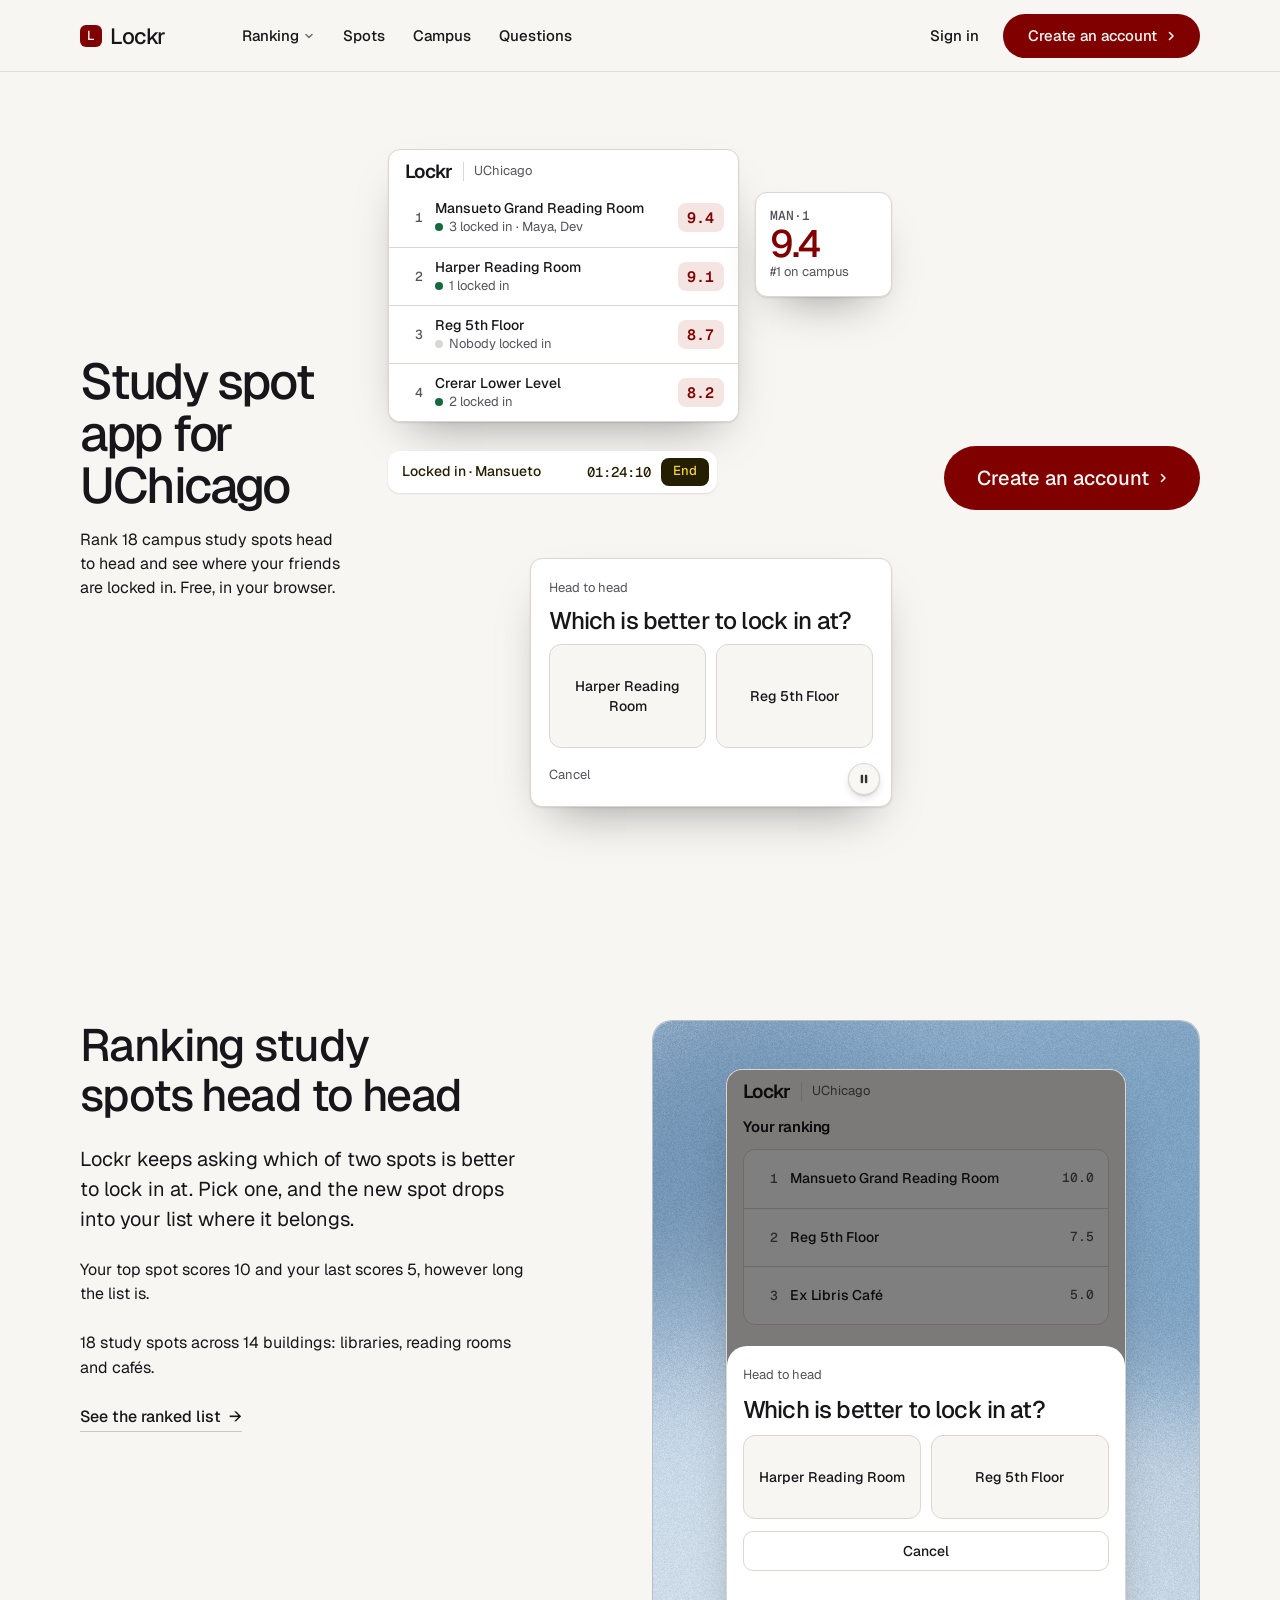
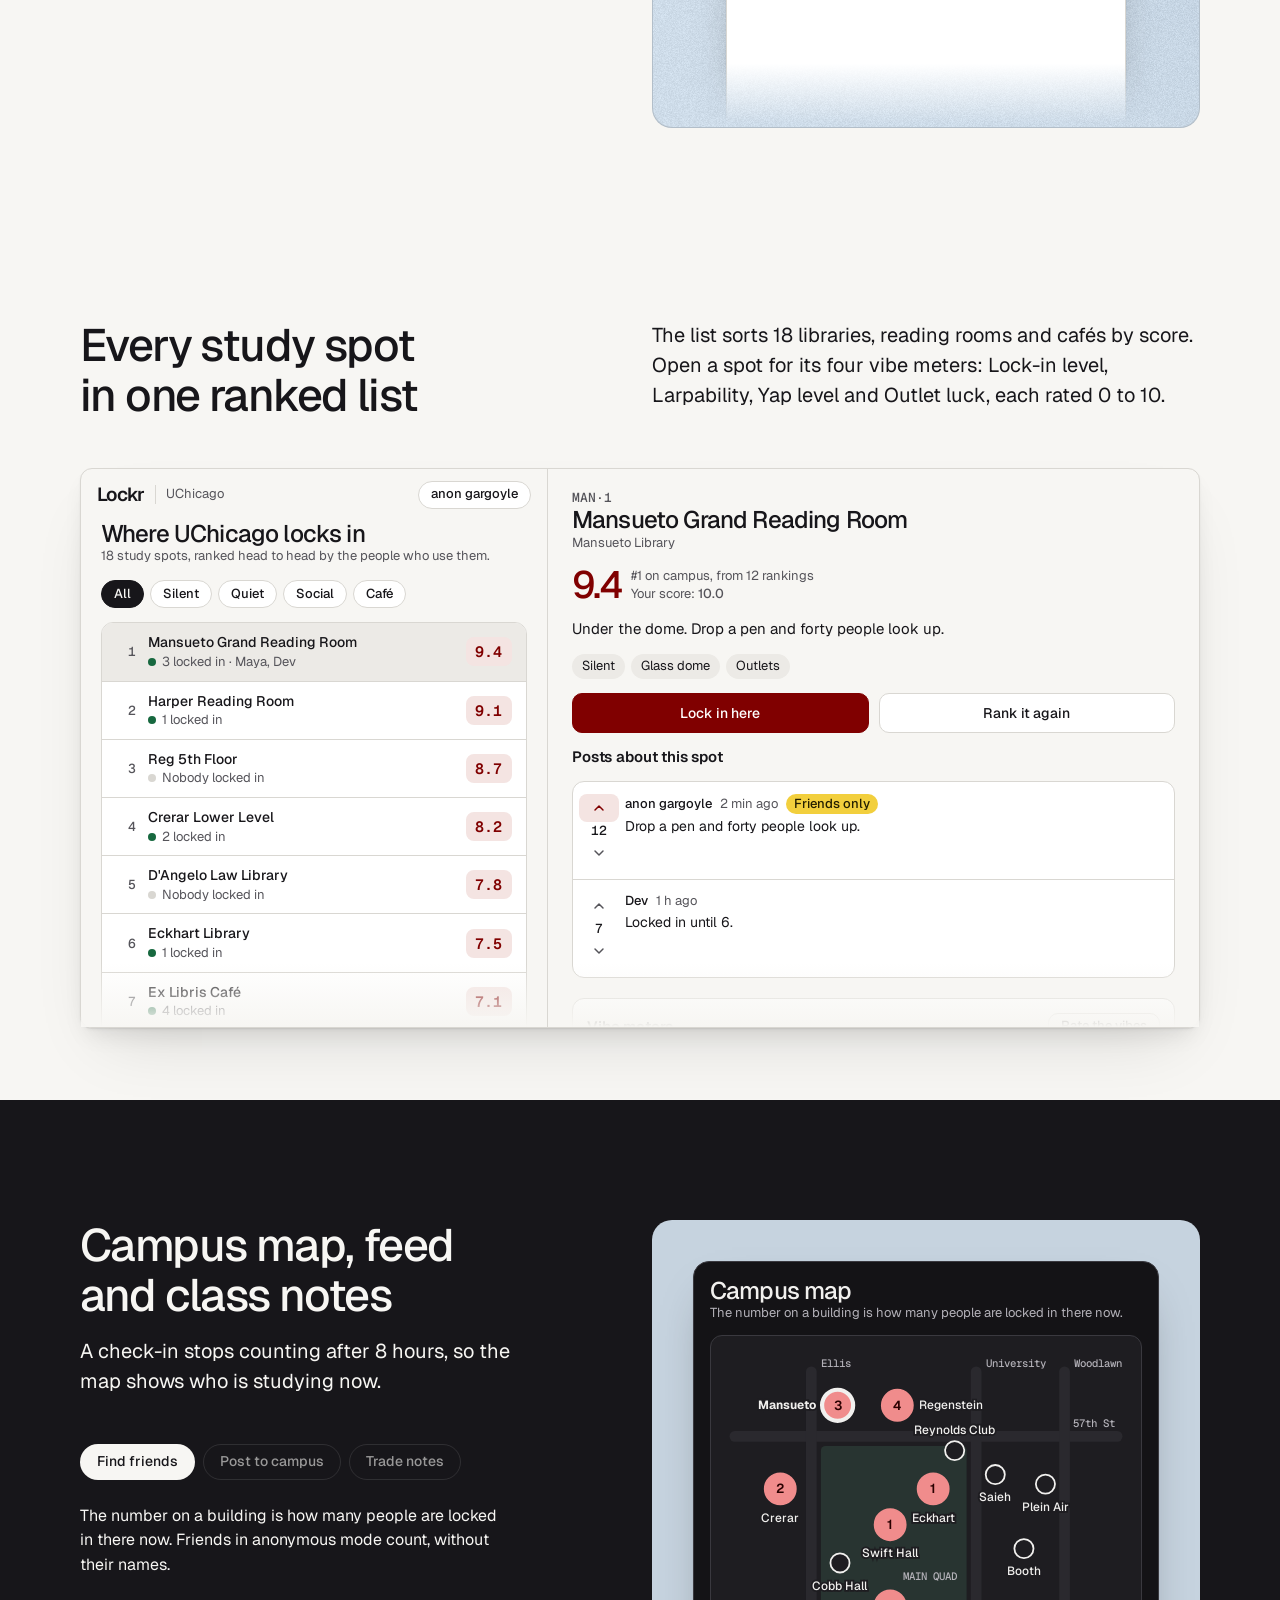
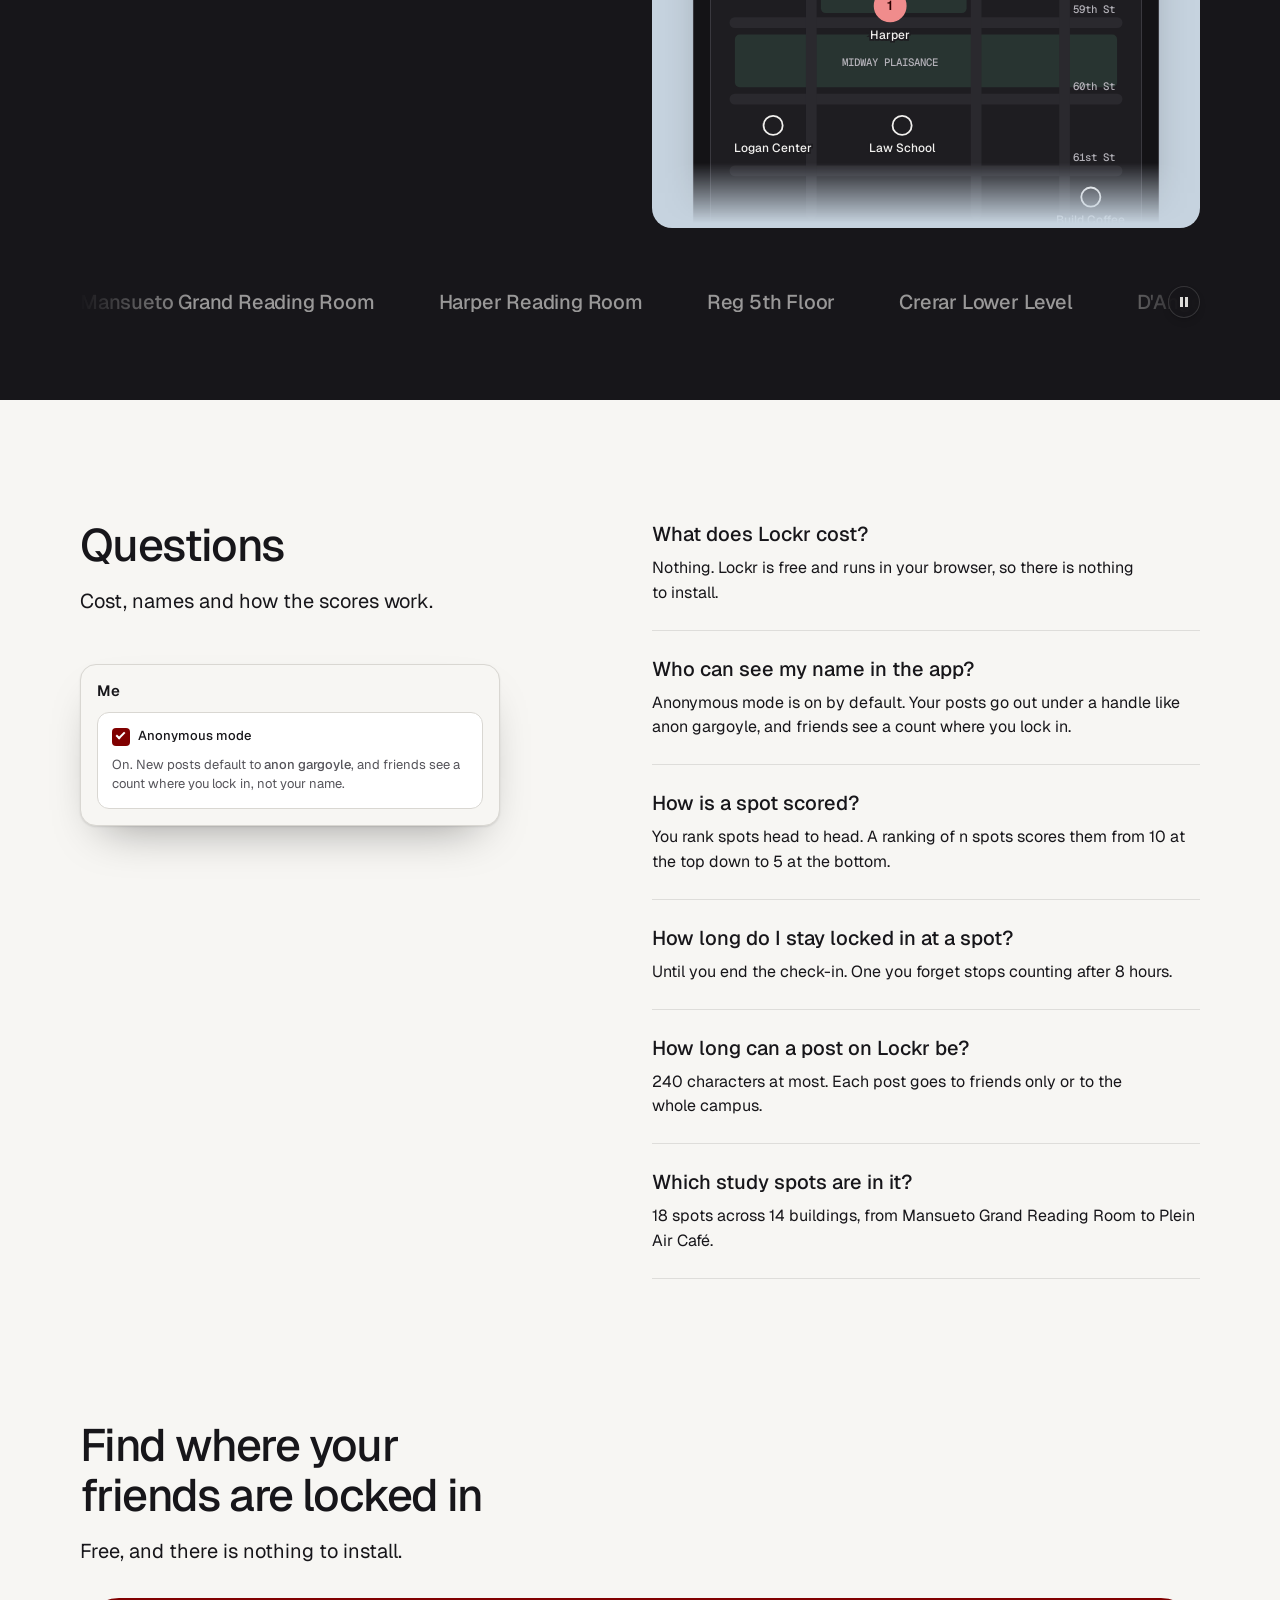
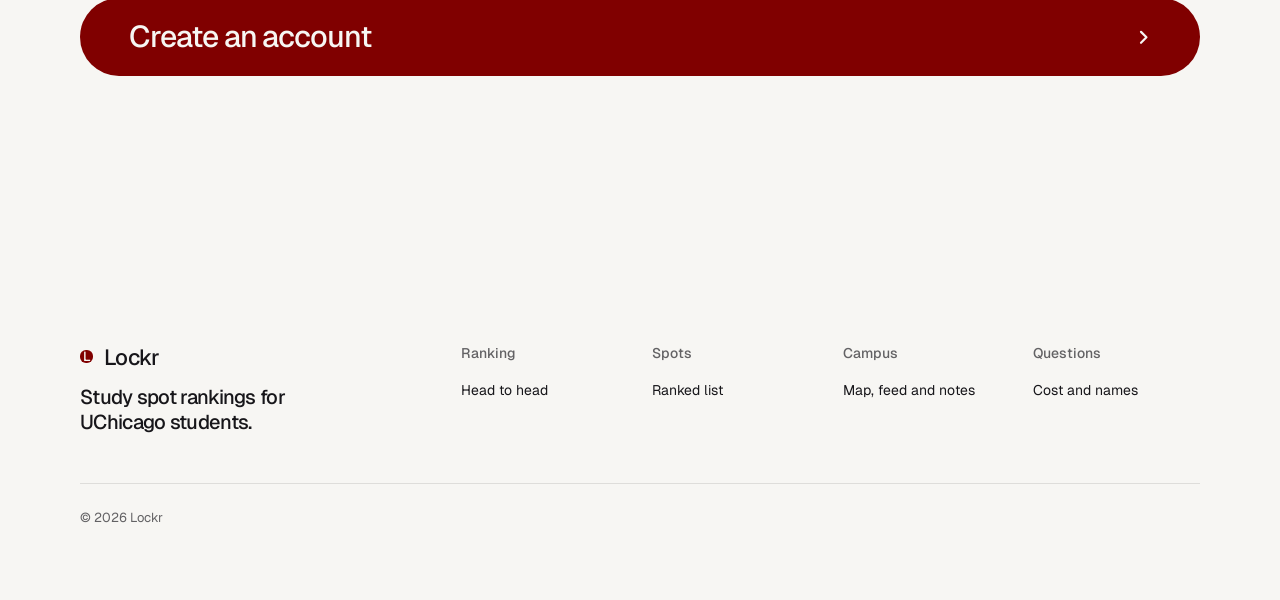
<file: app/public/index.html>
<!doctype html>
<html lang="en" data-type="software" data-radius="soft" data-ground="sky" data-buttons="pill" data-motion>
<head>
<meta charset="utf-8">
<meta name="viewport" content="width=device-width, initial-scale=1, viewport-fit=cover">
<title>Lockr: study spot rankings for UChicago students</title>
<meta name="description" content="University of Chicago students use Lockr Study Spots, a free web app, to rank 18 campus study spots head to head, see where friends are locked in and trade notes by class.">
<meta property="og:type" content="website">
<meta property="og:title" content="Lockr: study spot rankings for UChicago students">
<meta property="og:description" content="Rank 18 campus study spots head to head, see where your friends are locked in and trade notes by class. Free, in your browser.">
<meta property="og:image" content="share.jpg">
<meta name="twitter:card" content="summary_large_image">
<link rel="icon" href="favicon.svg" type="image/svg+xml">
<meta name="theme-color" content="#f7f6f3">
<!-- <link rel="canonical" href="https://[the client's domain]/"> the domain is not decided yet -->
<meta name="site-kind" content="software">
<meta name="page-type" content="software">
<link rel="preconnect" href="https://fonts.googleapis.com">
<link rel="preconnect" href="https://fonts.gstatic.com" crossorigin>
<link href="https://fonts.googleapis.com/css2?family=Geist:wght@400..700&family=Geist+Mono:wght@400..500&display=swap" rel="stylesheet">
<link rel="stylesheet" href="assets/system.css">
<link rel="stylesheet" href="assets/ui/cards.css">
<link rel="stylesheet" href="assets/motion/motion.css">
<link rel="stylesheet" href="assets/backgrounds/backgrounds.css">
<link rel="stylesheet" href="assets/layout/layout.css">
<link rel="stylesheet" href="assets/icons/icon.css">
<!-- <html lang="en" data-radius="soft">; keep this <style> after the links: layout.css resets --ly-scale -->
<style>
:root {
  --p-bg: #f7f6f3; --p-surface: #eae9e7; --p-ink: #17161a; --p-muted: #636264;
  --p-accent: #800000; --p-accent-ink: #f7f6f3; --p-action: #800000; --p-action-ink: #f7f6f3;
  --p-inv-bg: #17161a; --p-inv-surface: #242326; --p-inv-ink: #f7f6f3; --p-inv-muted: #999898;
  --p-inv-accent: #f7f6f3; --p-inv-accent-ink: #17161a; --p-inv-action: #f7f6f3; --p-inv-action-ink: #17161a;
  --font-display: "Geist", system-ui, sans-serif;
  --font-text: "Geist", system-ui, sans-serif;
  --font-mono: "Geist Mono", ui-monospace, "SFMono-Regular", Menlo, Consolas, monospace;
  --display-weight: 500;
  --display-tracking: -0.035em;
  --display-tracking-xl: -0.045em;
}
</style>
<link rel="stylesheet" href="assets/ui/base.css">
<script>document.documentElement.classList.add('m-enter');setTimeout(()=>document.documentElement.classList.add('m-enter-done'),700)</script>
<script src="assets/backgrounds/backgrounds.js"></script>
<script>document.documentElement.classList.add('mo-js');setTimeout(()=>document.documentElement.classList.add('mo-safe'),2500)</script>
<link rel="modulepreload" href="assets/moments/moments.js">
<link rel="modulepreload" href="assets/moments/lib.js">
<link rel="modulepreload" href="assets/moments/marquee-row/moment.js">
<!-- page CSS: only what sits inside a visual (the app's own screens, drawn as the app draws them: app.css),
     the app-frame recipe, and one tablet height -->
<style>
  /* ---- Lockr's own UI inside every mock: the tokens and parts of app.css, a step smaller ---- */
  .lk { --k-bg: #f7f6f3; --k-surface: #ffffff; --k-sunk: #eceae6; --k-ink: #17161a; --k-muted: #55545a; --k-line: #d9d7d2;
    --k-accent: #800000; --k-accent-ink: #ffffff; --k-soft: #f4e4e2; --k-mark: #f2cf3d; --k-mark-ink: #241f00; --k-good: #17683f;
    font: 400 14px/1.45 var(--font-text); letter-spacing: 0; color: var(--k-ink); text-align: left; }
  .lk--dark { --k-bg: #141316; --k-surface: #1e1d21; --k-sunk: #2a292e; --k-ink: #f1f0ee; --k-muted: #b3b1b8; --k-line: #3a393f;
    --k-accent: #f08c8c; --k-accent-ink: #2a0000; --k-soft: #3b1c1c; --k-good: #6fd09a; }
  .lk b { font-weight: 500; }
  .lk-top { display: flex; align-items: center; gap: 10px; padding: 12px 16px 8px; }
  .lk-word { font: 600 19px/1 var(--font-text); letter-spacing: -0.035em; }
  .lk-place { font-size: 13px; color: var(--k-muted); padding-left: 10px; border-left: 1px solid var(--k-line); }
  .lk-grow { flex: 1; min-width: 0; }
  .lk-h1 { font: 500 24px/1.1 var(--font-text); letter-spacing: -0.035em; display: block; }
  .lk-h2 { font: 600 15px/1.3 var(--font-text); letter-spacing: -0.01em; display: block; }
  .lk-sub { color: var(--k-muted); font-size: 13px; display: block; }
  .lk-code { font: 500 13px/1.4 var(--font-mono); color: var(--k-muted); display: block; }
  .lk-row { display: flex; align-items: center; gap: 10px; }
  .lk-stack { display: flex; flex-direction: column; gap: 10px; }
  .lk-wrap { display: flex; flex-wrap: wrap; gap: 6px; }
  .lk-card { background: var(--k-surface); border: 1px solid var(--k-line); border-radius: 12px; padding: 14px; }
  .lk-list { background: var(--k-surface); border: 1px solid var(--k-line); border-radius: 12px; overflow: hidden; }
  .lk-list > * + * { border-top: 1px solid var(--k-line); }
  .lk-item { display: flex; align-items: center; gap: 12px; padding: 9px 14px; min-height: 58px; }
  .lk-item .n { font: 500 13px var(--font-mono); width: 20px; color: var(--k-muted); text-align: right; flex: none; }
  .lk-item .name { font-weight: 500; display: block; }
  .lk-score { font: 600 15px var(--font-mono); min-width: 46px; text-align: center; padding: 5px 0; border-radius: 8px; background: var(--k-soft); color: var(--k-accent); flex: none; font-variant-numeric: tabular-nums; }
  .lk-dot { width: 8px; height: 8px; border-radius: 50%; display: inline-block; margin-right: 6px; background: var(--k-good); }
  .lk-dot.off { background: var(--k-line); }
  .lk-pill { font-size: 13px; font-weight: 500; min-height: 28px; padding: 0 12px; border-radius: 999px; background: var(--k-surface); border: 1px solid var(--k-line); white-space: nowrap; display: inline-flex; align-items: center; }
  .lk-pill.on { background: var(--k-ink); border-color: var(--k-ink); color: var(--k-bg); }
  .lk-tag { font-size: 13px; padding: 3px 10px; border-radius: 999px; background: var(--k-sunk); }
  .lk-btn { display: inline-flex; justify-content: center; align-items: center; min-height: 40px; padding: 0 16px; border-radius: 10px; font-weight: 500; background: var(--k-surface); border: 1px solid var(--k-line); white-space: nowrap; }
  .lk-btn.pri { background: var(--k-accent); border-color: var(--k-accent); color: var(--k-accent-ink); }
  .lk-btn.sm { min-height: 28px; padding: 0 12px; font-size: 13px; }
  .lk-big { font: 500 38px/1 var(--font-text); letter-spacing: -0.04em; color: var(--k-accent); font-variant-numeric: tabular-nums; }
  .lk-meter { display: grid; grid-template-columns: 1fr auto; gap: 3px 12px; align-items: baseline; }
  .lk-meter .v { font: 500 13px var(--font-mono); }
  .lk-meter .bar { grid-column: 1 / -1; height: 8px; border-radius: 4px; background: var(--k-sunk); overflow: hidden; }
  .lk-meter .bar i { display: block; height: 100%; background: var(--k-accent); border-radius: 4px; }
  .lk-meter .hint { grid-column: 1 / -1; font-size: 13px; color: var(--k-muted); }
  .lk-post { padding: 12px 14px 12px 6px; display: flex; gap: 6px; }
  .lk-votes { display: flex; flex-direction: column; align-items: center; font: 500 13px var(--font-mono); flex: none; width: 40px; }
  .lk-votes .a { width: 40px; height: 28px; border-radius: 8px; color: var(--k-muted); display: grid; place-items: center; }
  .lk-votes .a.on { background: var(--k-soft); color: var(--k-accent); }
  .lk-votes svg { width: 16px; height: 16px; fill: none; stroke: currentColor; stroke-width: 2.2; stroke-linecap: round; stroke-linejoin: round; }
  .lk-meta { font-size: 13px; color: var(--k-muted); margin-bottom: 2px; display: flex; flex-wrap: wrap; gap: 0 8px; align-items: center; }
  .lk-who { color: var(--k-ink); font-weight: 500; }
  .lk-link { color: var(--k-accent); font-weight: 500; }
  .lk-only { font-size: 13px; font-weight: 500; padding: 1px 8px; border-radius: 999px; background: var(--k-mark); color: var(--k-mark-ink); }
  .lk-session { padding: 7px 8px 7px 14px; border-radius: 12px; background: var(--k-mark); color: var(--k-mark-ink); display: flex; align-items: center; gap: 10px; font-weight: 500; }
  .lk-session .nm { white-space: nowrap; overflow: hidden; text-overflow: clip; }
  .lk-session .t { font: 500 14px var(--font-mono); }
  .lk-session .end { min-height: 28px; padding: 0 12px; border-radius: 8px; background: var(--k-mark-ink); color: var(--k-mark); display: inline-flex; align-items: center; font-size: 13px; }
  .lk-seg { display: grid; grid-auto-flow: column; grid-auto-columns: 1fr; background: var(--k-sunk); border-radius: 10px; padding: 3px; }
  .lk-seg span { min-height: 34px; border-radius: 8px; display: grid; place-items: center; font-weight: 500; color: var(--k-muted); }
  .lk-seg span.on { background: var(--k-surface); color: var(--k-ink); box-shadow: 0 1px 2px rgb(0 0 0 / .12); }
  .lk-field { min-height: 38px; padding: 8px 12px; border: 1px solid var(--k-line); border-radius: 10px; background: var(--k-surface); }
  .lk-field.area { min-height: 62px; }
  .lk-field.sel { display: flex; justify-content: space-between; align-items: center; gap: 8px; white-space: nowrap; }
  .lk-field.sel::after { content: ""; width: 7px; height: 7px; border-right: 1.6px solid var(--k-muted); border-bottom: 1.6px solid var(--k-muted); transform: rotate(45deg) translateY(-2px); flex: none; }
  .lk-tog { display: flex; align-items: center; gap: 8px; font-weight: 500; font-size: 13px; }
  .lk-tog i { width: 18px; height: 18px; border-radius: 4px; background: var(--k-accent); flex: none; position: relative; }
  .lk-tog i::after { content: ""; position: absolute; left: 6px; top: 2.5px; width: 5px; height: 9px; border-right: 2px solid var(--k-accent-ink); border-bottom: 2px solid var(--k-accent-ink); transform: rotate(45deg); }
  .lk-vs { display: grid; grid-template-columns: 1fr 1fr; gap: 10px; }
  .lk-vs span { padding: 12px 10px; border-radius: 12px; background: var(--k-bg); border: 1px solid var(--k-line); font-weight: 500; text-align: center; min-height: 84px; display: grid; place-items: center; }
  @media (max-width: 639px) { .lk-big { font-size: 26px; } main .desk-only.desk-only { display: none; } }
  @media (max-width: 1023px) { main .lap-only.lap-only { display: none; } }
  .lk-small { font-size: 13px; color: var(--k-muted); display: block; }
  .lk-map { width: 100%; height: auto; display: block; border-radius: 12px; background: var(--k-surface); border: 1px solid var(--k-line); }
  .lk-map .st { stroke: var(--k-sunk); stroke-width: 9; stroke-linecap: round; }
  .lk-map .green { fill: var(--k-good); opacity: .13; }
  .lk-map .lbl { font: 500 9px var(--font-mono); fill: var(--k-muted); }
  .lk-map .pin .d { fill: var(--k-surface); stroke: var(--k-ink); stroke-width: 1.5; }
  .lk-map .pin.live .d { fill: var(--k-accent); stroke: var(--k-accent); }
  .lk-map .pin.sel .d { stroke: var(--k-ink); stroke-width: 3.5; }
  .lk-map .pin text { font: 600 11px var(--font-text); fill: var(--k-ink); dominant-baseline: central; }
  .lk-map .pin text.c { text-anchor: middle; }
  .lk-map .pin.live text.c { fill: var(--k-accent-ink); }
  .lk-map .pin text.pn { font: 500 10px var(--font-text); paint-order: stroke; stroke: var(--k-surface); stroke-width: 3px; }
  .lk-map .pin.sel text.pn { font-weight: 700; }
  /* a screen of the app standing in a frame */
  .lk-screen { background: var(--k-bg); border: 1px solid var(--k-line); border-radius: 16px; overflow: hidden; position: relative;
    box-shadow: 0 1px 2px rgb(0 0 0 / .1), 0 22px 48px -22px rgb(0 0 0 / .4); }
  .lk-screen__body { padding: 8px 16px 16px; display: flex; flex-direction: column; gap: 12px; }

  /* ---- the hero's collage: each piece is one card of the app, placed in % of the collage ---- */
  .ly-collage .ly-piece { box-shadow: 0 1px 2px rgb(0 0 0 / .1), 0 22px 48px -22px rgb(0 0 0 / .4); background: var(--k-surface); border: 1px solid var(--k-line); }
  .ly-collage .pc-a { left: 4%; top: 4%; width: 64%; }
  .ly-collage .pc-c { left: 71%; top: 10%; width: 25%; padding: 14px; }
  .ly-collage .pc-d { left: 4%; top: calc(4% + var(--a-h, 232px) + 16px); width: 60%; border: 0; }
  .ly-collage .pc-b { left: 30%; bottom: 4%; width: 66%; }
  .ly-collage .lk-list { border: 0; border-radius: 0; }
  .ly-collage .pc-sheet { padding: 20px 18px 14px; display: flex; flex-direction: column; gap: 10px; }
  .ly-collage .pc-sheet .lk-vs span { min-height: 104px; }
  .ly-collage .pc-pad { padding: 14px; display: flex; flex-direction: column; gap: 10px; }
  .ly-collage .pc-foot { min-height: 34px; display: flex; align-items: center; padding-right: 52px; }   /* the corner the pause disc sits on stays clear */
  @media (max-height: 820px) { .ly-collage .pc-d, .ly-collage .pc-a .lk-item:nth-child(n+4) { display: none; } }
  /* a tablet stacks the hero: the collage is the wrap wide, so each piece keeps to one half of it */
  @media (min-width: 640px) and (max-width: 1023px) {
    .ly-collage .pc-a { left: 0; top: 0; width: 48%; }
    .ly-collage .pc-c { left: 52%; top: 0; width: 22%; }
    .ly-collage .pc-d { left: 52%; top: 150px; width: 44%; }
    .ly-collage .pc-b { left: 50%; width: 46%; }
    .hero--triptych .hero__cta { justify-content: flex-start; }
    .hero--triptych .hero__cta .btn { width: auto; }
  }
  @media (min-width: 640px) and (max-width: 1023px) and (max-height: 820px) { .ly-collage .pc-c { display: none; } }
  /* a phone holds set one: the list's first two rows, then the question, each the width of the screen's column */
  @media (max-width: 639px) {
    .ly-collage .pc-a { left: 0; top: 0; width: 100%; }
    .ly-collage .pc-b { left: 0; bottom: 0; width: 100%; }
    .ly-collage :is(.pc-c, .pc-d), .ly-collage .pc-a .lk-item:nth-child(n+3) { display: none; }
    .ly-collage .pc-sheet { padding: 14px 16px 8px; gap: 8px; }
    .ly-collage .pc-sheet .lk-vs span { min-height: 56px; }
    .ly-collage .pc-sheet .lk-h1 { font-size: 20px; }
  }
  @media (max-width: 639px) and (max-height: 700px) { .ly-collage .pc-b { display: none; } }

  /* ---- #ranking: the head-to-head sheet over a ranking ---- */
  .lk-h2h { height: 100%; }
  .lk-h2h .dim { position: absolute; inset: 0; background: rgb(0 0 0 / .5); }
  .lk-h2h .lk-sheet { position: absolute; left: 0; right: 0; top: 276px; bottom: 0; background: var(--k-surface); border-radius: 20px 20px 0 0; padding: 20px 16px; display: flex; flex-direction: column; gap: 12px; }
  @media (max-width: 639px) { .lk-h2h .lk-screen__body { display: none; } .lk-h2h .lk-sheet { top: 52px; } .lk-h2h .lk-vs span { min-height: 60px; } }

  /* ---- #spots: the app-frame (sections-library.md, app-frame) ---- */
  .app.ui { --u-bg: var(--k-bg); --u-border: var(--k-line); --u-line: var(--k-line); display: grid; grid-template-columns: minmax(0, 5fr) minmax(0, 7fr); margin-top: var(--s-7); background: var(--u-bg); border: 1px solid var(--u-border); border-radius: var(--u-r); box-shadow: var(--u-shadow); }
  .app > .app__pane { position: relative; min-width: 0; min-height: 0; overflow: hidden; }
  .app > .app__pane + .app__pane { border-left: 1px solid var(--u-line); }
  .app > .app__pane::after { content: ""; position: absolute; inset: auto 0 0 0; height: 64px; background: linear-gradient(transparent, var(--u-bg)); pointer-events: none; }
  .app__pane--open { container-type: inline-size; }
  .app .lk-pad { padding: 4px 20px 20px; display: flex; flex-direction: column; gap: 14px; }
  .app .lk-spot { padding: 20px 24px; display: grid; grid-template-columns: minmax(0, 1fr) minmax(0, 1fr); gap: 20px; align-items: start; }
  .app .lk-spot > * { display: flex; flex-direction: column; gap: 14px; min-width: 0; }
  .app .lk-lead { font-size: 15px; display: block; }
  @container (max-width: 699px) { .app .lk-spot { grid-template-columns: minmax(0, 1fr); } }
  @media (min-width: 1024px) and (max-width: 1279px) { .app.ui { grid-template-columns: minmax(0, 4fr) minmax(0, 8fr); } }
  @media (max-width: 639px) {
    .app.ui { grid-template-columns: minmax(0, 1fr); }
    .app > .app__pane--list { display: none; }
    .app > .app__pane + .app__pane { border-left: 0; }
    .app .lk-spot { padding: 16px; }
  }

  /* ---- #campus: one screen per tab in the frame, then the row of spot names ---- */
  #campus .stage > [hidden] { display: none; }
  #campus [data-moment] { margin-top: var(--s-7); }
  @media (max-width: 639px) { #campus .grid.fill > .frame--fill { flex: none; height: 740px; } }
  /* ---- #questions: the Me tab's anonymous mode beside the answers ---- */
  #questions .lk-screen { max-width: 420px; margin-top: var(--s-6); }
  @media (max-width: 1023px) { #questions .section-head > p { display: none; } }
  @media (min-width: 640px) and (max-width: 1023px) { #questions .lk-screen { max-width: 48%; } }
</style>
</head>
<body>
<!-- type: software (site-kind software)
     deal: hero triptych, nav nav-mega, close close-type, footer footer-columns, rhythm dark-band, buttons pill, mark initial,
           lit ground sky, effect grain-gradient (the one [data-visual] frame, #ranking), CSS grounds none dealt
     palette: the client's own (start.mjs brand): paper #f7f6f3, ink #17161a, maroon #800000; type geist; radius soft
     moments: marquee-row, the last row of #campus (ten real spot names)
     The page is a stack of screens: hero, #ranking, #spots, #campus (dark band), #questions, footer.closing. -->

<header class="nav">
  <div class="wrap nav__bar">
    <a class="skip-link" href="#top">Skip to content</a>
    <a class="nav__logo" href="#top"><span class="mark mark--initial" aria-hidden="true">L</span>Lockr</a>
    <nav class="nav__links" aria-label="Main">
      <div class="nav__item">
        <a class="nav__link" href="#ranking">Ranking <svg class="chev" viewBox="0 0 12 12" aria-hidden="true"><path d="M3 4.5l3 3 3-3" fill="none" stroke="currentColor" stroke-width="1.5" stroke-linecap="round" stroke-linejoin="round"/></svg></a>
        <div class="nav__menu">
          <div class="wrap grid">
            <div class="menu-col span-3">
              <p class="t-label">Spots</p>
              <a href="#ranking">Head to head<span>One question at a time</span></a>
              <a href="#spots">Ranked list<span>18 spots with vibe meters</span></a>
            </div>
            <div class="menu-col span-3">
              <p class="t-label">Campus</p>
              <a href="#campus">Map, feed and notes<span>Who is locked in where</span></a>
              <a href="#questions">Questions<span>Cost, names and scores</span></a>
            </div>
            <a class="menu-card span-3 start-10" href="#ranking">
              <div class="panel">
                <div class="stage stage--fade-br"><div class="at-corner" style="--ax: 24px; --ay: 24px">
                  <div class="ui lk ui-lk lk-list" role="img" aria-label="A ranking with Mansueto Grand Reading Room first" style="width: 340px">
                    <div class="lk-item"><span class="n">1</span><span class="lk-grow"><span class="name">Mansueto Grand Reading Room</span><span class="lk-sub"><i class="lk-dot"></i>3 locked in · Maya, Dev</span></span><span class="lk-score">9.4</span></div>
                    <div class="lk-item"><span class="n">2</span><span class="lk-grow"><span class="name">Harper Reading Room</span><span class="lk-sub"><i class="lk-dot"></i>1 locked in</span></span><span class="lk-score">9.1</span></div>
                    <div class="lk-item"><span class="n">3</span><span class="lk-grow"><span class="name">Reg 5th Floor</span><span class="lk-sub"><i class="lk-dot off"></i>Nobody locked in</span></span><span class="lk-score">8.7</span></div>
                  </div>
                </div></div>
              </div>
              <span class="t-card">Head-to-head ranking</span>
              <span class="t-small muted">Which is better to lock in at?</span>
            </a>
          </div>
        </div>
      </div>
      <div class="nav__item"><a class="nav__link" href="#spots">Spots</a></div>
      <div class="nav__item"><a class="nav__link" href="#campus">Campus</a></div>
      <div class="nav__item"><a class="nav__link" href="#questions">Questions</a></div>
    </nav>
    <div class="nav__actions">
      <a class="nav__link" href="app.html">Sign in</a>
      <a class="btn btn--primary" href="app.html">Create an account</a>
    </div>
    <button class="nav__toggle" type="button" aria-expanded="false" aria-label="Menu">
      <svg width="18" height="18" viewBox="0 0 18 18" aria-hidden="true"><path d="M2 5h14M2 13h14" stroke="currentColor" stroke-width="1.6" stroke-linecap="round"/></svg>
    </button>
  </div>
</header>

<main id="top">
  <!-- HERO: triptych. The headline, a collage of the app's own cards in three sets, the one button. -->
  <section class="hero hero--triptych" data-enter aria-labelledby="hero-h">
    <div class="wrap"><div class="hero-text grid hero__grid">
      <div class="span-3">
        <h1 id="hero-h">Study spot app for UChicago</h1>
        <p class="hero__lead">Rank 18 campus study spots head to head and see where your friends are locked in. Free, in your browser.</p>
      </div>
      <div class="ly-collage span-6 start-4" role="img" aria-label="Lockr's screens: a ranked list of study spots, one spot's score and the head-to-head question that ranks them">
        <div class="ly-collage__set is-on" style="--a-h: 286px">
          <div class="ly-piece ui lk ui-lk pc-a">
            <div class="lk-top"><span class="lk-word">Lockr</span><span class="lk-place">UChicago</span></div>
            <div class="lk-list">
              <div class="lk-item"><span class="n">1</span><span class="lk-grow"><span class="name">Mansueto Grand Reading Room</span><span class="lk-sub"><i class="lk-dot"></i>3 locked in · Maya, Dev</span></span><span class="lk-score">9.4</span></div>
              <div class="lk-item"><span class="n">2</span><span class="lk-grow"><span class="name">Harper Reading Room</span><span class="lk-sub"><i class="lk-dot"></i>1 locked in</span></span><span class="lk-score">9.1</span></div>
              <div class="lk-item"><span class="n">3</span><span class="lk-grow"><span class="name">Reg 5th Floor</span><span class="lk-sub"><i class="lk-dot off"></i>Nobody locked in</span></span><span class="lk-score">8.7</span></div>
              <div class="lk-item"><span class="n">4</span><span class="lk-grow"><span class="name">Crerar Lower Level</span><span class="lk-sub"><i class="lk-dot"></i>2 locked in</span></span><span class="lk-score">8.2</span></div>
            </div>
          </div>
          <div class="ly-piece ui lk ui-lk pc-c">
            <span class="lk-code">MAN·1</span>
            <span class="lk-big">9.4</span>
            <span class="lk-sub">#1 on campus</span>
          </div>
          <div class="ly-piece ui lk ui-lk lk-session pc-d"><span class="lk-grow nm">Locked in · Mansueto</span><span class="t">01:24:10</span><span class="end">End</span></div>
          <div class="ly-piece ui lk ui-lk pc-b pc-sheet">
            <span class="lk-small">Head to head</span>
            <span class="lk-h1">Which is better to lock in at?</span>
            <div class="lk-vs"><span>Harper Reading Room</span><span>Reg 5th Floor</span></div>
            <div class="pc-foot"><span class="lk-small">Cancel</span></div>
          </div>
        </div>
        <div class="ly-collage__set" aria-hidden="true">
          <div class="ly-piece ui lk ui-lk pc-a pc-pad">
            <div class="lk-field area">Fluorescent, windowless, extremely effective.</div>
            <div class="lk-row"><div class="lk-field sel lk-grow">Crerar Lower Level</div></div>
            <div class="lk-row"><span class="lk-tog lk-grow"><i></i>Post as anon gargoyle</span><span class="lk-btn pri sm">Post it</span></div>
          </div>
          <div class="ly-piece ui lk ui-lk pc-c" style="padding: 8px"><div class="lk-seg"><span class="on">Friends</span><span>Campus</span></div></div>
          <div class="ly-piece ui lk ui-lk pc-b" style="--a-h: 200px">
            <div class="lk-list">
              <div class="lk-post"><div class="lk-votes"><span class="a on"><svg viewBox="0 0 24 24"><path d="M6 15l6-6 6 6"/></svg></span><span>12</span><span class="a"><svg viewBox="0 0 24 24"><path d="M6 9l6 6 6-6"/></svg></span></div>
                <div class="lk-grow"><span class="lk-meta"><span class="lk-who">anon gargoyle</span><span>2 min ago</span><span class="lk-only">Friends only</span><span class="lk-link">Crerar Lower Level</span></span><span>Fluorescent, windowless, extremely effective.</span></div></div>
              <div class="lk-post"><div class="lk-votes"><span class="a"><svg viewBox="0 0 24 24"><path d="M6 15l6-6 6 6"/></svg></span><span>7</span><span class="a"><svg viewBox="0 0 24 24"><path d="M6 9l6 6 6-6"/></svg></span></div>
                <div class="lk-grow" style="padding-right: 44px"><span class="lk-meta"><span class="lk-who">Dev</span><span>1 h ago</span><span class="lk-link">Hallowed Grounds</span></span><span>Dark, cozy, and someone is always playing pool.</span></div></div>
            </div>
          </div>
        </div>
        <div class="ly-collage__set" aria-hidden="true">
          <div class="ly-piece ui lk ui-lk pc-a">
            <div class="lk-list">
              <div class="lk-item"><span class="lk-grow"><span class="lk-code">MATH 15300</span><span class="name">Calculus III</span></span><span class="lk-sub">3 shared</span></div>
              <div class="lk-item"><span class="lk-grow"><span class="lk-code">ECON 20000</span><span class="name">Elements of Economic Analysis I</span></span><span class="lk-sub">2 shared</span></div>
              <div class="lk-item"><span class="lk-grow"><span class="lk-code">CMSC 14100</span><span class="name">Introduction to Computer Science I</span></span><span class="lk-sub">4 shared</span></div>
            </div>
          </div>
          <div class="ly-piece ui lk ui-lk pc-c">
            <span class="lk-small">Where this class studies</span>
            <b>Eckhart Library</b>
            <span class="lk-score" style="display: inline-block; margin-top: 8px; padding-inline: 8px">7.5</span>
          </div>
          <div class="ly-piece ui lk ui-lk pc-b">
            <div class="lk-post"><div class="lk-votes"><span class="a on"><svg viewBox="0 0 24 24"><path d="M6 15l6-6 6 6"/></svg></span><span>9</span></div>
              <div class="lk-grow"><span class="lk-meta"><span class="lk-who">Study guide</span><span>anon gargoyle</span></span><span>Midterm 1 review sheet</span></div></div>
            <div class="pc-foot" style="padding-left: 14px; border-top: 1px solid var(--k-line)"><span class="lk-small">Your own work only. No exams or answer keys.</span></div>
          </div>
        </div>
      </div>
      <div class="span-3 start-10 hero__cta"><a class="btn btn--primary" href="app.html">Create an account</a></div>
    </div></div>
  </section>

  <!-- RANKING: split-text-left; its frame is the page's one [data-visual], on the dealt effect (grain-gradient) -->
  <section class="section" id="ranking" aria-labelledby="ranking-h">
    <div class="wrap">
      <div class="grid grid--top fill">
        <div class="span-5 stack-5">
          <h2 id="ranking-h">Ranking study spots head to head</h2>
          <p class="t-lead">Lockr keeps asking which of two spots is better to lock in at. Pick one, and the new spot drops into your list where it belongs.</p>
          <p class="desk-only">Your top spot scores 10 and your last scores 5, however long the list is.</p>
          <p class="desk-only">18 study spots across 14 buildings: libraries, reading rooms and cafés.</p>
          <p><a class="link" href="#spots">See the ranked list</a></p>
        </div>
        <div class="frame frame--split frame--fill span-6 start-7" data-visual data-fx="grain-gradient" data-fx-seed="7" data-fx-params='{"drift":0,"grainMotion":0}'>
          <div class="stage stage--fade-b"><div class="at-rise fit to-edge" style="--fit-max: 400px; --ax: 40px; --ay: 48px; --ay-sm: 24px">
            <div class="ui lk ui-lk lk-screen lk-h2h" role="img" aria-label="The head-to-head sheet in Lockr asks which is better to lock in at: Harper Reading Room or Reg 5th Floor">
              <div class="lk-top"><span class="lk-word">Lockr</span><span class="lk-place">UChicago</span></div>
              <div class="lk-screen__body">
                <span class="lk-h2">Your ranking</span>
                <div class="lk-list">
                  <div class="lk-item"><span class="n">1</span><span class="lk-grow name">Mansueto Grand Reading Room</span><span class="lk-code">10.0</span></div>
                  <div class="lk-item"><span class="n">2</span><span class="lk-grow name">Reg 5th Floor</span><span class="lk-code">7.5</span></div>
                  <div class="lk-item"><span class="n">3</span><span class="lk-grow name">Ex Libris Café</span><span class="lk-code">5.0</span></div>
                </div>
              </div>
              <div class="dim"></div>
              <div class="lk-sheet">
                <span class="lk-small">Head to head</span>
                <span class="lk-h1">Which is better to lock in at?</span>
                <div class="lk-vs"><span>Harper Reading Room</span><span>Reg 5th Floor</span></div>
                <span class="lk-btn">Cancel</span>
              </div>
            </div>
          </div></div>
        </div>
      </div>
    </div>
  </section>

  <!-- SPOTS: the app-frame. The ranked list beside one open spot, as the app shows them. -->
  <section class="section" id="spots" aria-labelledby="spots-h">
    <div class="wrap">
      <div class="grid grid--top">
        <h2 class="span-5" id="spots-h">Every study spot in one ranked list</h2>
        <p class="span-6 start-7 t-lead">The list sorts 18 libraries, reading rooms and cafés by score. Open a spot for its four vibe meters: Lock-in level, Larpability, Yap level and Outlet luck, each rated 0 to 10.</p>
      </div>
      <div class="ui lk app fill" role="img" aria-label="The Lockr app: the ranked list of study spots with Mansueto Grand Reading Room first at 9.4, and Mansueto open beside it with its four vibe meters">
        <div class="app__pane app__pane--list"><div class="ui lk ui-lk">
          <div class="lk-top"><span class="lk-word">Lockr</span><span class="lk-place">UChicago</span><span class="lk-grow"></span><span class="lk-pill">anon gargoyle</span></div>
          <div class="lk-pad">
            <div><span class="lk-h1">Where UChicago locks in</span><span class="lk-sub">18 study spots, ranked head to head by the people who use them.</span></div>
            <div class="lk-wrap"><span class="lk-pill on">All</span><span class="lk-pill">Silent</span><span class="lk-pill">Quiet</span><span class="lk-pill">Social</span><span class="lk-pill">Café</span></div>
            <div class="lk-list">
              <div class="lk-item" style="background: var(--k-sunk)"><span class="n">1</span><span class="lk-grow"><span class="name">Mansueto Grand Reading Room</span><span class="lk-sub"><i class="lk-dot"></i>3 locked in · Maya, Dev</span></span><span class="lk-score">9.4</span></div>
              <div class="lk-item"><span class="n">2</span><span class="lk-grow"><span class="name">Harper Reading Room</span><span class="lk-sub"><i class="lk-dot"></i>1 locked in</span></span><span class="lk-score">9.1</span></div>
              <div class="lk-item"><span class="n">3</span><span class="lk-grow"><span class="name">Reg 5th Floor</span><span class="lk-sub"><i class="lk-dot off"></i>Nobody locked in</span></span><span class="lk-score">8.7</span></div>
              <div class="lk-item"><span class="n">4</span><span class="lk-grow"><span class="name">Crerar Lower Level</span><span class="lk-sub"><i class="lk-dot"></i>2 locked in</span></span><span class="lk-score">8.2</span></div>
              <div class="lk-item"><span class="n">5</span><span class="lk-grow"><span class="name">D'Angelo Law Library</span><span class="lk-sub"><i class="lk-dot off"></i>Nobody locked in</span></span><span class="lk-score">7.8</span></div>
              <div class="lk-item"><span class="n">6</span><span class="lk-grow"><span class="name">Eckhart Library</span><span class="lk-sub"><i class="lk-dot"></i>1 locked in</span></span><span class="lk-score">7.5</span></div>
              <div class="lk-item"><span class="n">7</span><span class="lk-grow"><span class="name">Ex Libris Café</span><span class="lk-sub"><i class="lk-dot"></i>4 locked in</span></span><span class="lk-score">7.1</span></div>
              <div class="lk-item"><span class="n">8</span><span class="lk-grow"><span class="name">Hallowed Grounds</span><span class="lk-sub"><i class="lk-dot off"></i>Nobody locked in</span></span><span class="lk-score">6.6</span></div>
              <div class="lk-item"><span class="n">9</span><span class="lk-grow"><span class="name">Grounds of Being</span><span class="lk-sub"><i class="lk-dot"></i>1 locked in</span></span><span class="lk-score">6.2</span></div>
              <div class="lk-item"><span class="n">10</span><span class="lk-grow"><span class="name">Plein Air Café</span><span class="lk-sub"><i class="lk-dot off"></i>Nobody locked in</span></span><span class="lk-score">5.9</span></div>
            </div>
          </div>
        </div></div>
        <div class="app__pane app__pane--open"><div class="ui lk ui-lk">
          <div class="lk-spot">
            <div>
              <div><span class="lk-code">MAN·1</span><span class="lk-h1">Mansueto Grand Reading Room</span><span class="lk-sub">Mansueto Library</span></div>
              <div class="lk-row"><span class="lk-big">9.4</span><span class="lk-grow lk-sub">#1 on campus, from 12 rankings<br>Your score: <b>10.0</b></span></div>
              <span class="lk-lead">Under the dome. Drop a pen and forty people look up.</span>
              <div class="lk-wrap"><span class="lk-tag">Silent</span><span class="lk-tag">Glass dome</span><span class="lk-tag">Outlets</span></div>
              <div class="lk-row"><span class="lk-btn pri lk-grow">Lock in here</span><span class="lk-btn lk-grow">Rank it again</span></div>
              <span class="lk-h2">Posts about this spot</span>
              <div class="lk-list">
                <div class="lk-post"><div class="lk-votes"><span class="a on"><svg viewBox="0 0 24 24"><path d="M6 15l6-6 6 6"/></svg></span><span>12</span><span class="a"><svg viewBox="0 0 24 24"><path d="M6 9l6 6 6-6"/></svg></span></div>
                  <div class="lk-grow"><span class="lk-meta"><span class="lk-who">anon gargoyle</span><span>2 min ago</span><span class="lk-only">Friends only</span></span><span>Drop a pen and forty people look up.</span></div></div>
                <div class="lk-post"><div class="lk-votes"><span class="a"><svg viewBox="0 0 24 24"><path d="M6 15l6-6 6 6"/></svg></span><span>7</span><span class="a"><svg viewBox="0 0 24 24"><path d="M6 9l6 6 6-6"/></svg></span></div>
                  <div class="lk-grow"><span class="lk-meta"><span class="lk-who">Dev</span><span>1 h ago</span></span><span>Locked in until 6.</span></div></div>
              </div>
            </div>
            <div>
              <div class="lk-card lk-stack">
                <div class="lk-row"><span class="lk-h2 lk-grow">Vibe meters</span><span class="lk-btn sm">Rate the vibes</span></div>
                <div class="lk-meter"><b>Lock-in level</b><span class="v">9.5</span><div class="bar"><i style="width: 95%"></i></div><span class="hint">How much work actually gets done here.</span></div>
                <div class="lk-meter"><b>Larpability</b><span class="v">8.0</span><div class="bar"><i style="width: 80%"></i></div><span class="hint">How good it is for looking like you are studying.</span></div>
                <div class="lk-meter"><b>Yap level</b><span class="v">1.5</span><div class="bar"><i style="width: 15%"></i></div><span class="hint">How much talking is going on.</span></div>
                <div class="lk-meter"><b>Outlet luck</b><span class="v">7.0</span><div class="bar"><i style="width: 70%"></i></div><span class="hint">Your odds of finding a working outlet.</span></div>
                <span class="lk-small">Averaged from 12 ratings.</span>
              </div>
              <div class="lk-card lk-stack"><span class="lk-h2">Right now</span><span><i class="lk-dot"></i>3 locked in · Maya, Dev</span></div>
              <span class="lk-btn">Open Mansueto Library</span>
            </div>
          </div>
        </div></div>
      </div>
    </div>
  </section>

  <!-- CAMPUS: tabs-tour on the dark band (click only), then the dealt moment: the row of real spot names -->
  <section class="section ground-inverse" id="campus" aria-labelledby="campus-h" style="--hm: 2">
    <div class="wrap">
      <div class="grid grid--top fill">
        <div class="span-5">
          <div class="section-head">
            <h2 id="campus-h">Campus map, feed and class notes</h2>
            <p>A check-in stops counting after 8 hours, so the map shows who is studying now.</p>
          </div>
          <div class="tabs" role="tablist" aria-label="What you do on campus in Lockr">
            <button class="tab" role="tab" type="button" id="t-1" aria-selected="true" aria-controls="tab-1 screen-1">Find friends</button>
            <button class="tab" role="tab" type="button" id="t-2" aria-selected="false" aria-controls="tab-2 screen-2">Post to campus</button>
            <button class="tab" role="tab" type="button" id="t-3" aria-selected="false" aria-controls="tab-3 screen-3">Trade notes</button>
          </div>
          <div class="stack-4" style="margin-top: var(--s-5); min-height: 120px">
            <div role="tabpanel" id="tab-1" aria-labelledby="t-1"><p>The number on a building is how many people are locked in there now. Friends in anonymous mode count, without their names.</p></div>
            <div role="tabpanel" id="tab-2" aria-labelledby="t-2" hidden><p>Post to friends only or to the whole campus, in 240 characters at most. New posts go out under a handle like anon gargoyle until you switch anonymous mode off.</p></div>
            <div role="tabpanel" id="tab-3" aria-labelledby="t-3" hidden><p>Share study guides, notes, practice sets and tips under one of 8 courses. Your own work only: no exams, graded work or answer keys.</p></div>
          </div>
        </div>
        <div class="frame frame--split frame--lit frame--fill span-6 start-7" style="--ratio: 80%">
          <div class="stage stage--fade-b">
            <div class="at-rise fit" id="screen-1" style="--fit-max: 480px; --ax: 40px; --ay: 40px; --ay-sm: 24px">
              <div class="ui lk ui-lk lk--dark lk-screen" role="img" aria-label="Lockr's campus map: pins on fourteen buildings, with a count on each building where people are locked in">
                <div class="lk-screen__body" style="padding-top: 16px">
                  <div><span class="lk-h1">Campus map</span><span class="lk-sub">The number on a building is how many people are locked in there now.</span></div>
                  <svg class="lk-map" viewBox="0 0 360 420" aria-hidden="true">
        <rect class="green" x="20" y="250" width="320" height="44" rx="4"></rect><rect class="green" x="92" y="92" width="122" height="140" rx="4"></rect>
        <line class="st" x1="20" y1="84" x2="340" y2="84"></line><text class="lbl" x="338" y="76" text-anchor="end">57th St</text><line class="st" x1="20" y1="240" x2="340" y2="240"></line><text class="lbl" x="338" y="232" text-anchor="end">59th St</text><line class="st" x1="20" y1="304" x2="340" y2="304"></line><text class="lbl" x="338" y="296" text-anchor="end">60th St</text><line class="st" x1="20" y1="364" x2="340" y2="364"></line><text class="lbl" x="338" y="356" text-anchor="end">61st St</text>
        <line class="st" x1="84" y1="30" x2="84" y2="400"></line><text class="lbl" x="92" y="26">Ellis</text><line class="st" x1="222" y1="30" x2="222" y2="400"></line><text class="lbl" x="230" y="26">University</text><line class="st" x1="296" y1="30" x2="296" y2="400"></line><text class="lbl" x="304" y="26">Woodlawn</text>
        <text class="lbl" x="150" y="276" text-anchor="middle">MIDWAY PLAISANCE</text><text class="lbl" x="206" y="204" text-anchor="end">MAIN QUAD</text>
        <g class="pin sel live"><circle class="d" cx="106" cy="58" r="13"></circle><text class="c" x="106" y="58">3</text><text class="pn" x="88" y="58" text-anchor="end">Mansueto</text></g>
        <g class="pin live"><circle class="d" cx="156" cy="58" r="13"></circle><text class="c" x="156" y="58">4</text><text class="pn" x="174" y="58" text-anchor="start">Regenstein</text></g>
        <g class="pin live"><circle class="d" cx="58" cy="128" r="13"></circle><text class="c" x="58" y="128">2</text><text class="pn" x="58" y="152" text-anchor="middle">Crerar</text></g>
        <g class="pin"><circle class="d" cx="204" cy="96" r="8"></circle><text class="pn" x="204" y="79" text-anchor="middle">Reynolds Club</text></g>
        <g class="pin live"><circle class="d" cx="186" cy="128" r="13"></circle><text class="c" x="186" y="128">1</text><text class="pn" x="186" y="152" text-anchor="middle">Eckhart</text></g>
        <g class="pin live"><circle class="d" cx="150" cy="158" r="13"></circle><text class="c" x="150" y="158">1</text><text class="pn" x="150" y="182" text-anchor="middle">Swift Hall</text></g>
        <g class="pin"><circle class="d" cx="108" cy="190" r="8"></circle><text class="pn" x="108" y="209" text-anchor="middle">Cobb Hall</text></g>
        <g class="pin live"><circle class="d" cx="150" cy="226" r="13"></circle><text class="c" x="150" y="226">1</text><text class="pn" x="150" y="250" text-anchor="middle">Harper</text></g>
        <g class="pin"><circle class="d" cx="238" cy="116" r="8"></circle><text class="pn" x="238" y="135" text-anchor="middle">Saieh</text></g>
        <g class="pin"><circle class="d" cx="280" cy="124" r="8"></circle><text class="pn" x="280" y="143" text-anchor="middle">Plein Air</text></g>
        <g class="pin"><circle class="d" cx="262" cy="178" r="8"></circle><text class="pn" x="262" y="197" text-anchor="middle">Booth</text></g>
        <g class="pin"><circle class="d" cx="52" cy="326" r="8"></circle><text class="pn" x="52" y="345" text-anchor="middle">Logan Center</text></g>
        <g class="pin"><circle class="d" cx="160" cy="326" r="8"></circle><text class="pn" x="160" y="345" text-anchor="middle">Law School</text></g>
        <g class="pin"><circle class="d" cx="318" cy="386" r="8"></circle><text class="pn" x="318" y="405" text-anchor="middle">Build Coffee</text></g>
      </svg>
                  <div class="lk-row"><span class="lk-h2 lk-grow">Mansueto Library</span><span class="lk-btn sm">Open building</span></div>
                  <div class="lk-list">
                    <div class="lk-item"><span class="n">1</span><span class="lk-grow"><span class="name">Mansueto Grand Reading Room</span><span class="lk-sub"><i class="lk-dot"></i>3 locked in · Maya, Dev</span></span><span class="lk-score">9.4</span></div>
                  </div>
                </div>
              </div>
            </div>
            <div class="at-rise fit" id="screen-2" style="--fit-max: 480px; --ax: 40px; --ay: 40px; --ay-sm: 24px" hidden>
              <div class="ui lk ui-lk lk--dark lk-screen" role="img" aria-label="Lockr's feed: a post being written as anon gargoyle, and a friends-only post tagged Crerar Lower Level">
                <div class="lk-screen__body" style="padding-top: 16px">
                  <div class="lk-card lk-stack">
                    <div class="lk-field area">Small room, big proofs.</div>
                    <div class="lk-row"><div class="lk-field sel lk-grow">Eckhart Library</div><div class="lk-field sel lk-grow">Friends only</div></div>
                    <div class="lk-row"><span class="lk-tog lk-grow"><i></i>Post as anon gargoyle</span><span class="lk-btn pri sm">Post it</span></div>
                  </div>
                  <div class="lk-seg"><span class="on">Friends</span><span>Campus</span></div>
                  <div class="lk-list">
                    <div class="lk-post"><div class="lk-votes"><span class="a on"><svg viewBox="0 0 24 24"><path d="M6 15l6-6 6 6"/></svg></span><span>12</span><span class="a"><svg viewBox="0 0 24 24"><path d="M6 9l6 6 6-6"/></svg></span></div>
                      <div class="lk-grow"><span class="lk-meta"><span class="lk-who">anon gargoyle</span><span>2 min ago</span><span class="lk-only">Friends only</span><span class="lk-link">Crerar Lower Level</span></span><span>Fluorescent, windowless, extremely effective.</span></div></div>
                    <div class="lk-post"><div class="lk-votes"><span class="a"><svg viewBox="0 0 24 24"><path d="M6 15l6-6 6 6"/></svg></span><span>7</span><span class="a"><svg viewBox="0 0 24 24"><path d="M6 9l6 6 6-6"/></svg></span></div>
                      <div class="lk-grow"><span class="lk-meta"><span class="lk-who">Dev</span><span>1 h ago</span><span class="lk-link">Hallowed Grounds</span></span><span>Dark, cozy, and someone is always playing pool.</span></div></div>
                    <div class="lk-post"><div class="lk-votes"><span class="a"><svg viewBox="0 0 24 24"><path d="M6 15l6-6 6 6"/></svg></span><span>4</span><span class="a"><svg viewBox="0 0 24 24"><path d="M6 9l6 6 6-6"/></svg></span></div>
                      <div class="lk-grow"><span class="lk-meta"><span class="lk-who">Maya</span><span>3 h ago</span><span class="lk-link">Plein Air Café</span></span><span>Peak laptop-and-latte. Bring a full battery.</span></div></div>
                    <div class="lk-post"><div class="lk-votes"><span class="a"><svg viewBox="0 0 24 24"><path d="M6 15l6-6 6 6"/></svg></span><span>3</span><span class="a"><svg viewBox="0 0 24 24"><path d="M6 9l6 6 6-6"/></svg></span></div>
                      <div class="lk-grow"><span class="lk-meta"><span class="lk-who">anon gargoyle</span><span>5 h ago</span><span class="lk-link">Reg 5th Floor</span></span><span>Where people go to disappear until the problem set is done.</span></div></div>
                  </div>
                </div>
              </div>
            </div>
            <div class="at-rise fit" id="screen-3" style="--fit-max: 480px; --ax: 40px; --ay: 40px; --ay-sm: 24px" hidden>
              <div class="ui lk ui-lk lk--dark lk-screen" role="img" aria-label="A course page in Lockr: MATH 15300 Calculus III, where the class studies, and what students have shared">
                <div class="lk-screen__body" style="padding-top: 16px">
                  <div><span class="lk-code">MATH 15300</span><span class="lk-h1">Calculus III</span></div>
                  <div class="lk-card lk-row"><span class="lk-grow"><span class="lk-small">Where this class studies</span><b>Eckhart Library</b></span><span class="lk-score">7.5</span></div>
                  <span class="lk-h2">Shared by students</span>
                  <div class="lk-list">
                    <div class="lk-post"><div class="lk-votes"><span class="a on"><svg viewBox="0 0 24 24"><path d="M6 15l6-6 6 6"/></svg></span><span>9</span></div>
                      <div class="lk-grow"><span class="lk-meta"><span class="lk-who">Study guide</span><span>anon gargoyle</span></span><span>Midterm 1 review sheet</span></div></div>
                    <div class="lk-post"><div class="lk-votes"><span class="a"><svg viewBox="0 0 24 24"><path d="M6 15l6-6 6 6"/></svg></span><span>5</span></div>
                      <div class="lk-grow"><span class="lk-meta"><span class="lk-who">Notes</span><span>Dev</span></span><span>Week 4 lecture notes</span></div></div>
                    <div class="lk-post"><div class="lk-votes"><span class="a"><svg viewBox="0 0 24 24"><path d="M6 15l6-6 6 6"/></svg></span><span>2</span></div>
                      <div class="lk-grow"><span class="lk-meta"><span class="lk-who">Tip</span><span>Maya</span></span><span>Seats in Eckhart go fast before midterms</span></div></div>
                  </div>
                  <div class="lk-card lk-stack"><span class="lk-h2">Share something you made</span><div class="lk-field">Midterm 1 review sheet</div><div class="lk-row"><div class="lk-field sel lk-grow">Study guide</div><span class="lk-btn pri sm">Share it</span></div><span class="lk-small">Your own work only. No exams, graded work or answer keys.</span></div>
                </div>
              </div>
            </div>
          </div>
        </div>
      </div>
      <div data-moment="marquee-row" data-moment-opts='{"speed": 16}'>
        <ul class="mo-mq__track" data-edge-free><li>Mansueto Grand Reading Room</li><li>Harper Reading Room</li><li>Reg 5th Floor</li><li>Crerar Lower Level</li><li>D'Angelo Law Library</li><li>Eckhart Library</li><li>Ex Libris Café</li><li>Hallowed Grounds</li><li>Grounds of Being</li><li>Plein Air Café</li></ul>
      </div>
    </div>
  </section>

  <!-- QUESTIONS: every answer open -->
  <section class="section" id="questions" aria-labelledby="questions-h">
    <div class="wrap">
      <div class="grid grid--top">
        <div class="span-5">
          <div class="section-head">
            <h2 id="questions-h">Questions</h2>
            <p>Cost, names and how the scores work.</p>
          </div>
          <div class="ui lk ui-lk lk-screen" role="img" aria-label="Lockr's Me tab with anonymous mode switched on: new posts default to anon gargoyle">
            <div class="lk-screen__body" style="padding-top: 16px">
              <span class="lk-h2">Me</span>
              <div class="lk-card lk-stack"><span class="lk-tog"><i></i>Anonymous mode</span><span class="lk-small">On. New posts default to <b>anon gargoyle</b>, and friends see a count where you lock in, not your name.</span></div>
            </div>
          </div>
        </div>
        <div class="faq span-6 start-7">
          <div class="faq__item"><h3>What does Lockr cost?</h3><p>Nothing. Lockr is free and runs in your browser, so there is nothing to install.</p></div>
          <div class="faq__item"><h3>Who can see my name in the app?</h3><p>Anonymous mode is on by default. Your posts go out under a handle like anon gargoyle, and friends see a count where you lock in.</p></div>
          <div class="faq__item"><h3>How is a spot scored?</h3><p>You rank spots head to head. A ranking of n spots scores them from 10 at the top down to 5 at the bottom.</p></div>
          <div class="faq__item desk-only"><h3>How long do I stay locked in at a spot?</h3><p>Until you end the check-in. One you forget stops counting after 8 hours.</p></div>
          <div class="faq__item lap-only"><h3>How long can a post on Lockr be?</h3><p>240 characters at most. Each post goes to friends only or to the whole campus.</p></div>
          <div class="faq__item lap-only"><h3>Which study spots are in it?</h3><p>18 spots across 14 buildings, from Mansueto Grand Reading Room to Plein Air Café.</p></div>
        </div>
      </div>
    </div>
  </section>
</main>

<footer class="footer closing" id="contact" aria-labelledby="close-h">
  <div class="wrap">
    <div class="closing__cta close--type">
      <div class="section-head">
        <h2 id="close-h">Find where your friends are locked in</h2>
        <p>Free, and there is nothing to install.</p>
      </div>
      <a class="btn btn--primary btn--xl btn--wide" href="app.html">Create an account<svg class="m-arrow" viewBox="0 0 12 12" aria-hidden="true"><path class="m-arrow__stem" d="M1 6h8"/><path class="m-arrow__head" d="M4.5 2.5 8 6l-3.5 3.5"/></svg></a>
    </div>
    <div class="closing__links">
      <div class="grid">
        <div class="span-4 stack-4">
          <a class="nav__logo" href="#top"><span class="mark mark--initial" aria-hidden="true">L</span>Lockr</a>
          <p class="footer__lede">Study spot rankings for UChicago students.</p>
        </div>
        <div class="span-2 footer__col"><h3>Ranking</h3><ul><li><a href="#ranking">Head to head</a></li></ul></div>
        <div class="span-2 footer__col"><h3>Spots</h3><ul><li><a href="#spots">Ranked list</a></li></ul></div>
        <div class="span-2 footer__col"><h3>Campus</h3><ul><li><a href="#campus">Map, feed and notes</a></li></ul></div>
        <div class="span-2 footer__col"><h3>Questions</h3><ul><li><a href="#questions">Cost and names</a></li></ul></div>
      </div>
      <div class="footer__legal">
        <span>&copy; 2026 Lockr</span>
        <div class="socials"></div>
      </div>
    </div>
  </div>
</footer>

<script type="module" src="assets/system.js"></script>
<script type="module" src="assets/motion/motion.js"></script>
<script type="module" src="assets/layout/layout.js"></script>
</body>
</html>
</file>
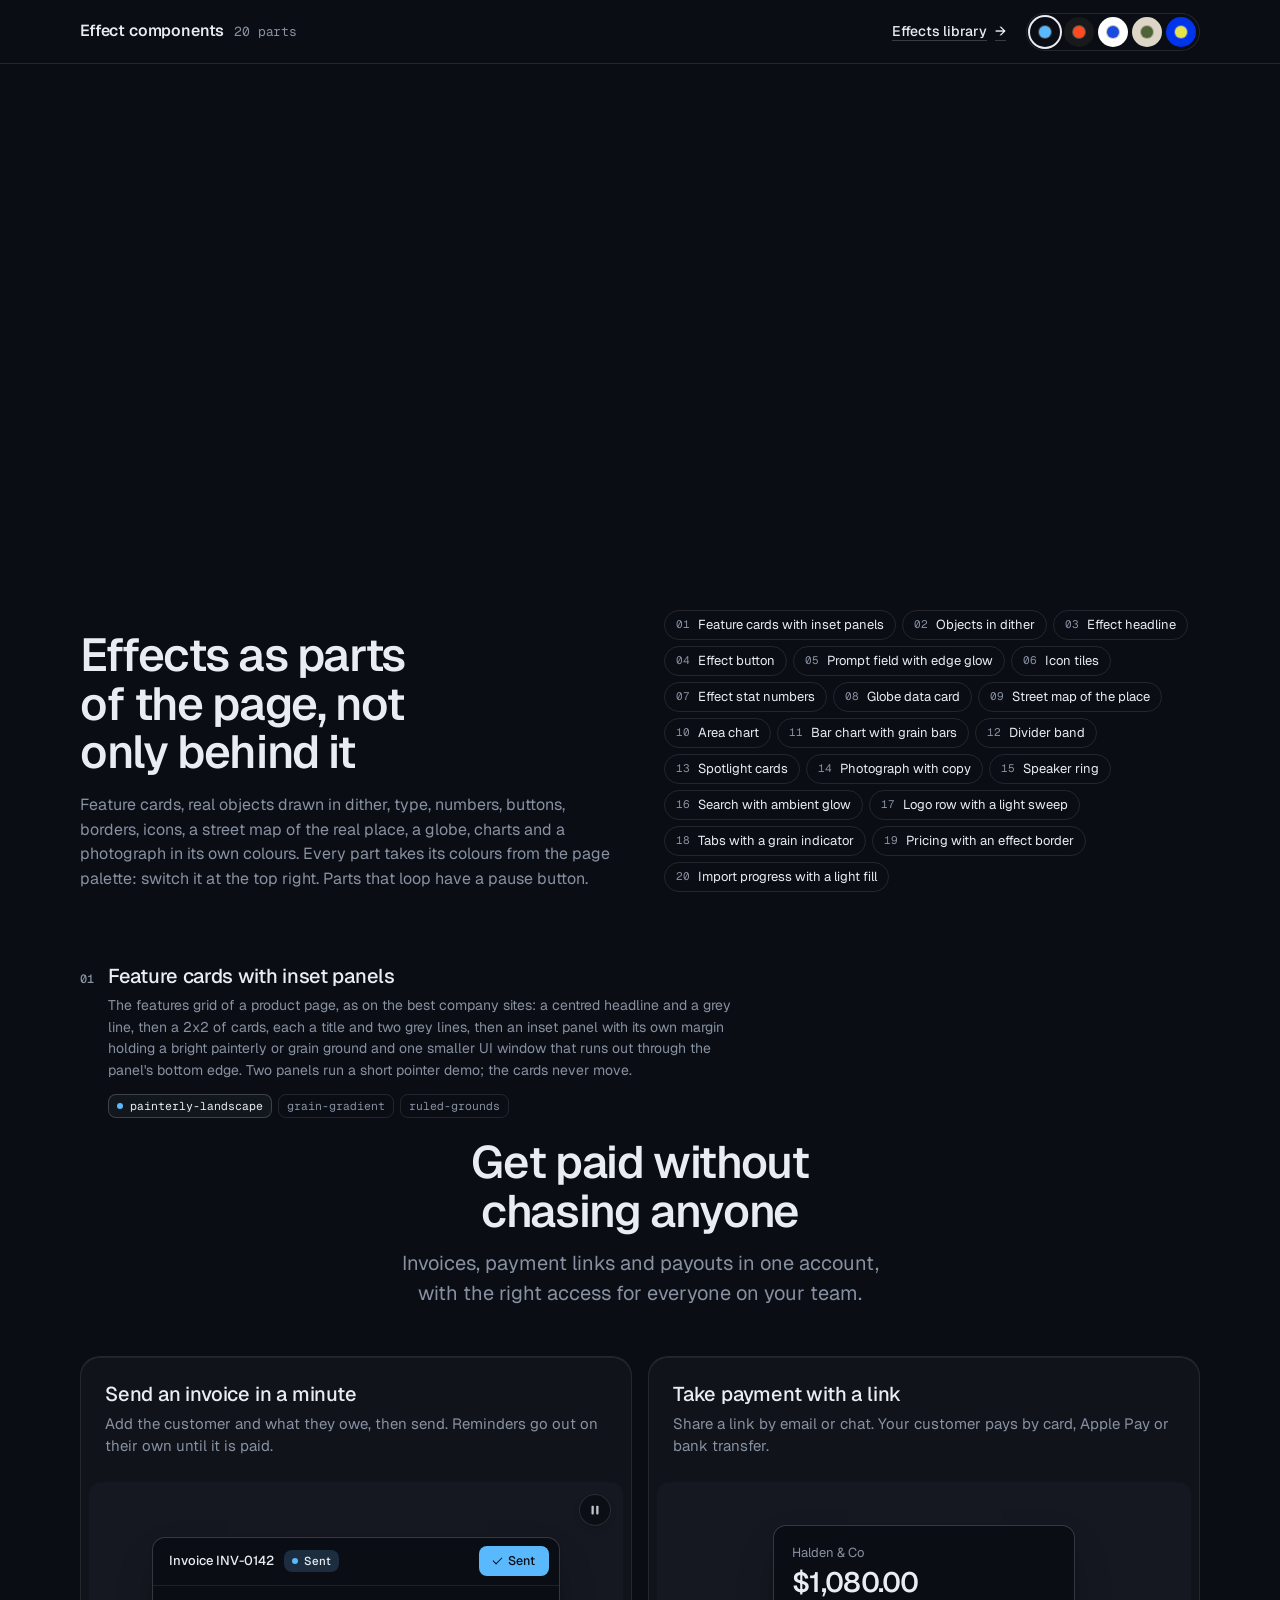
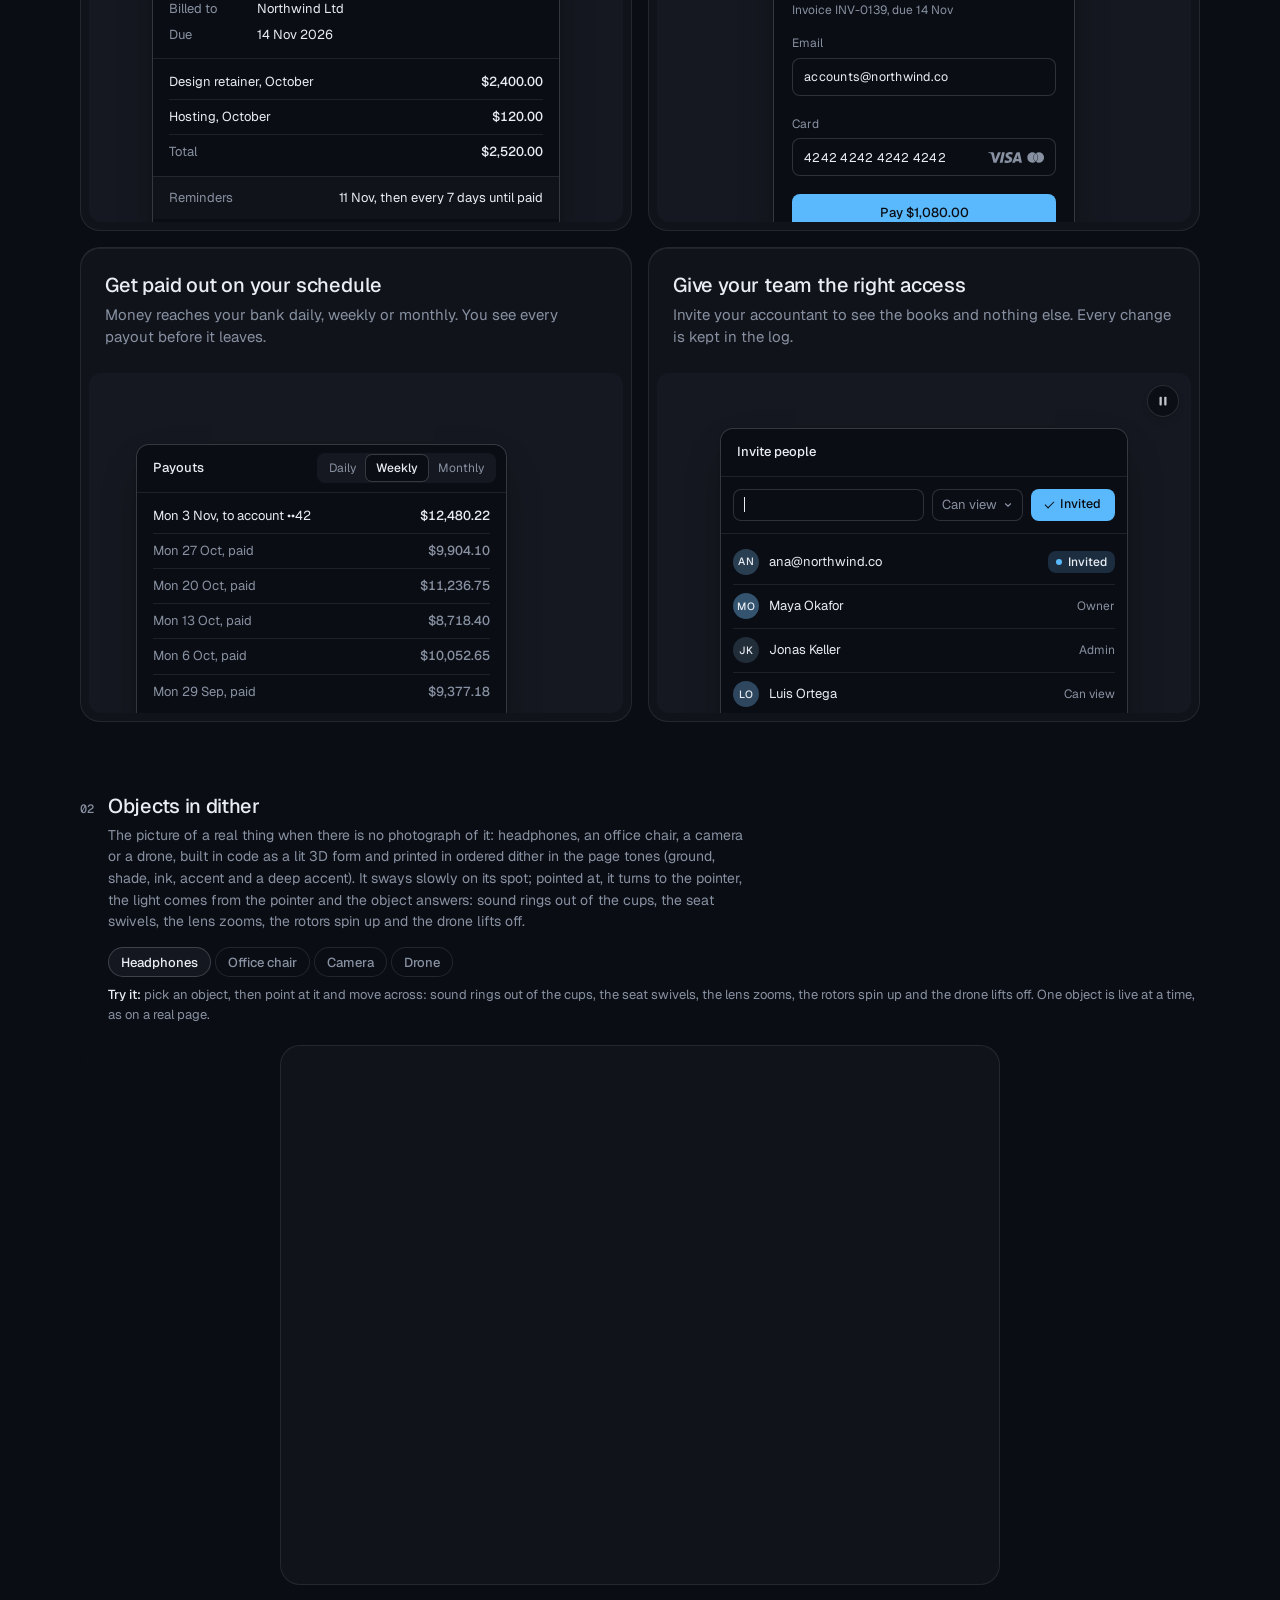
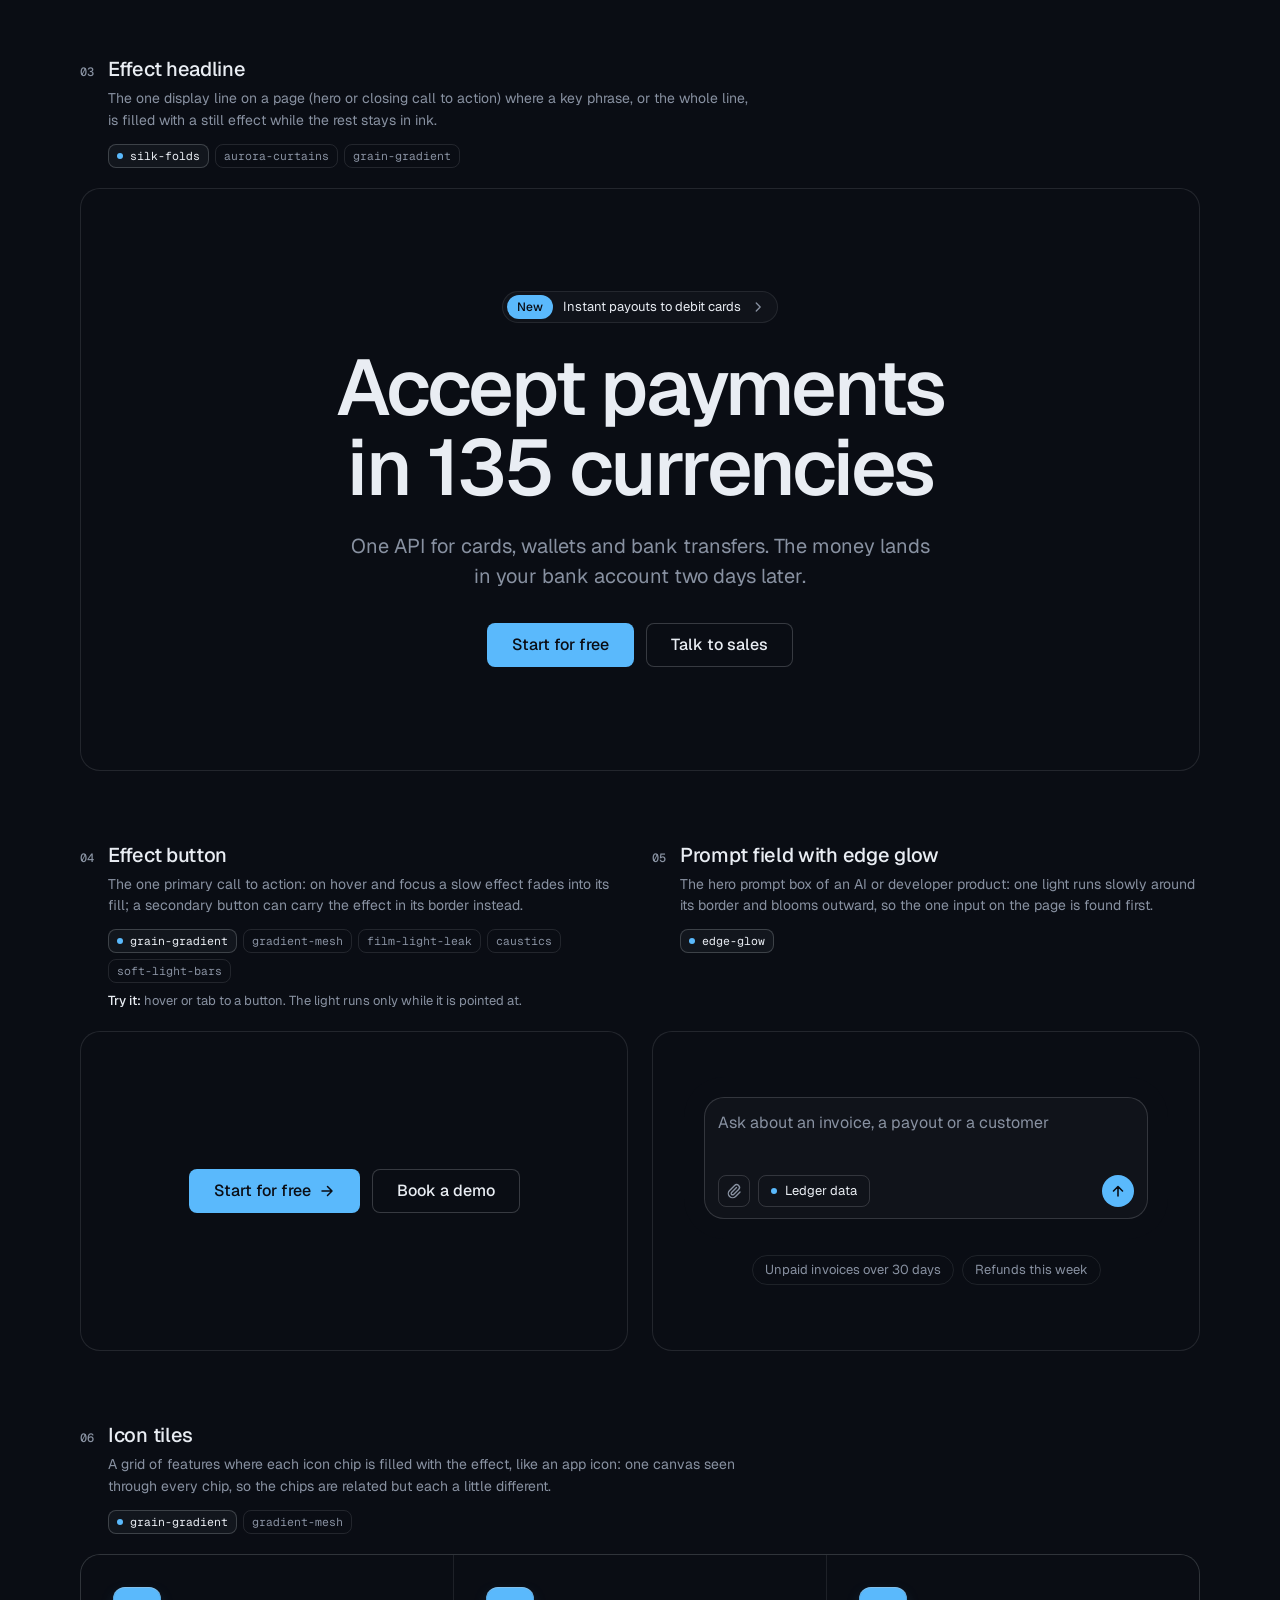
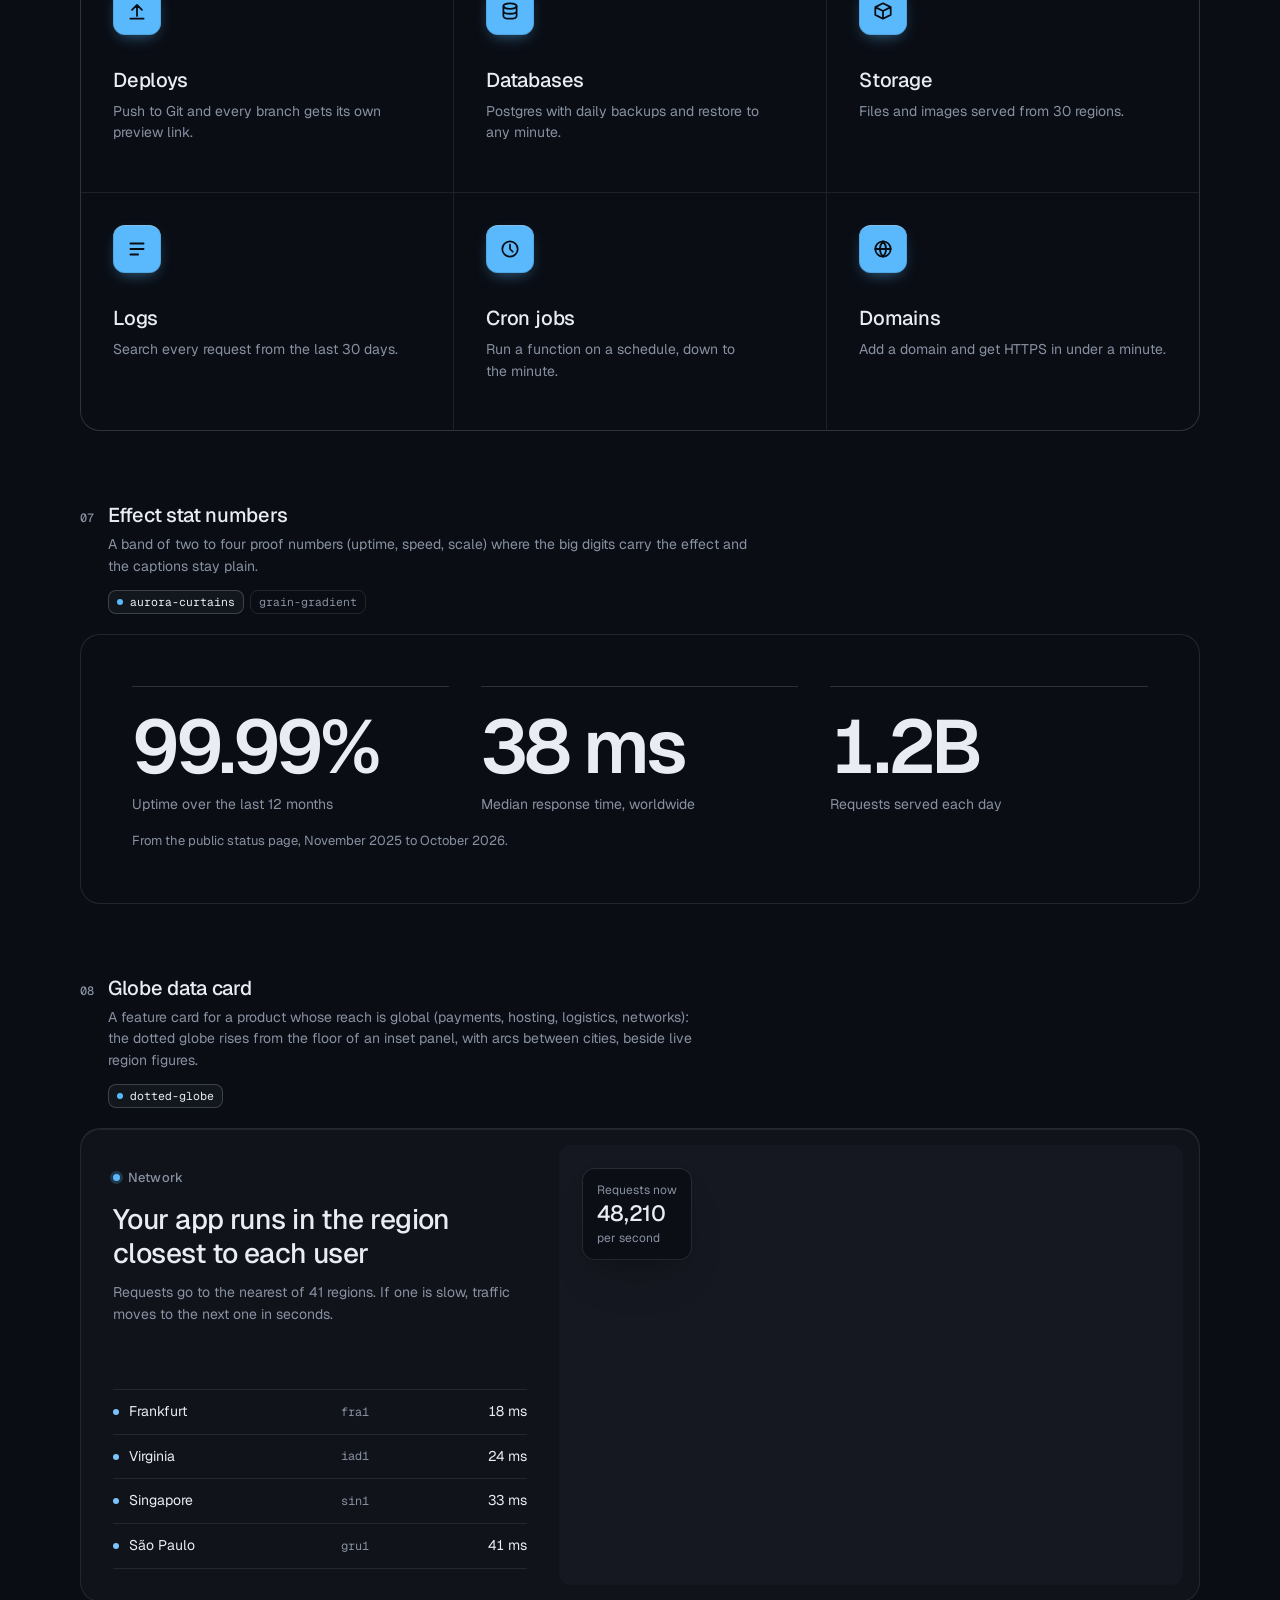
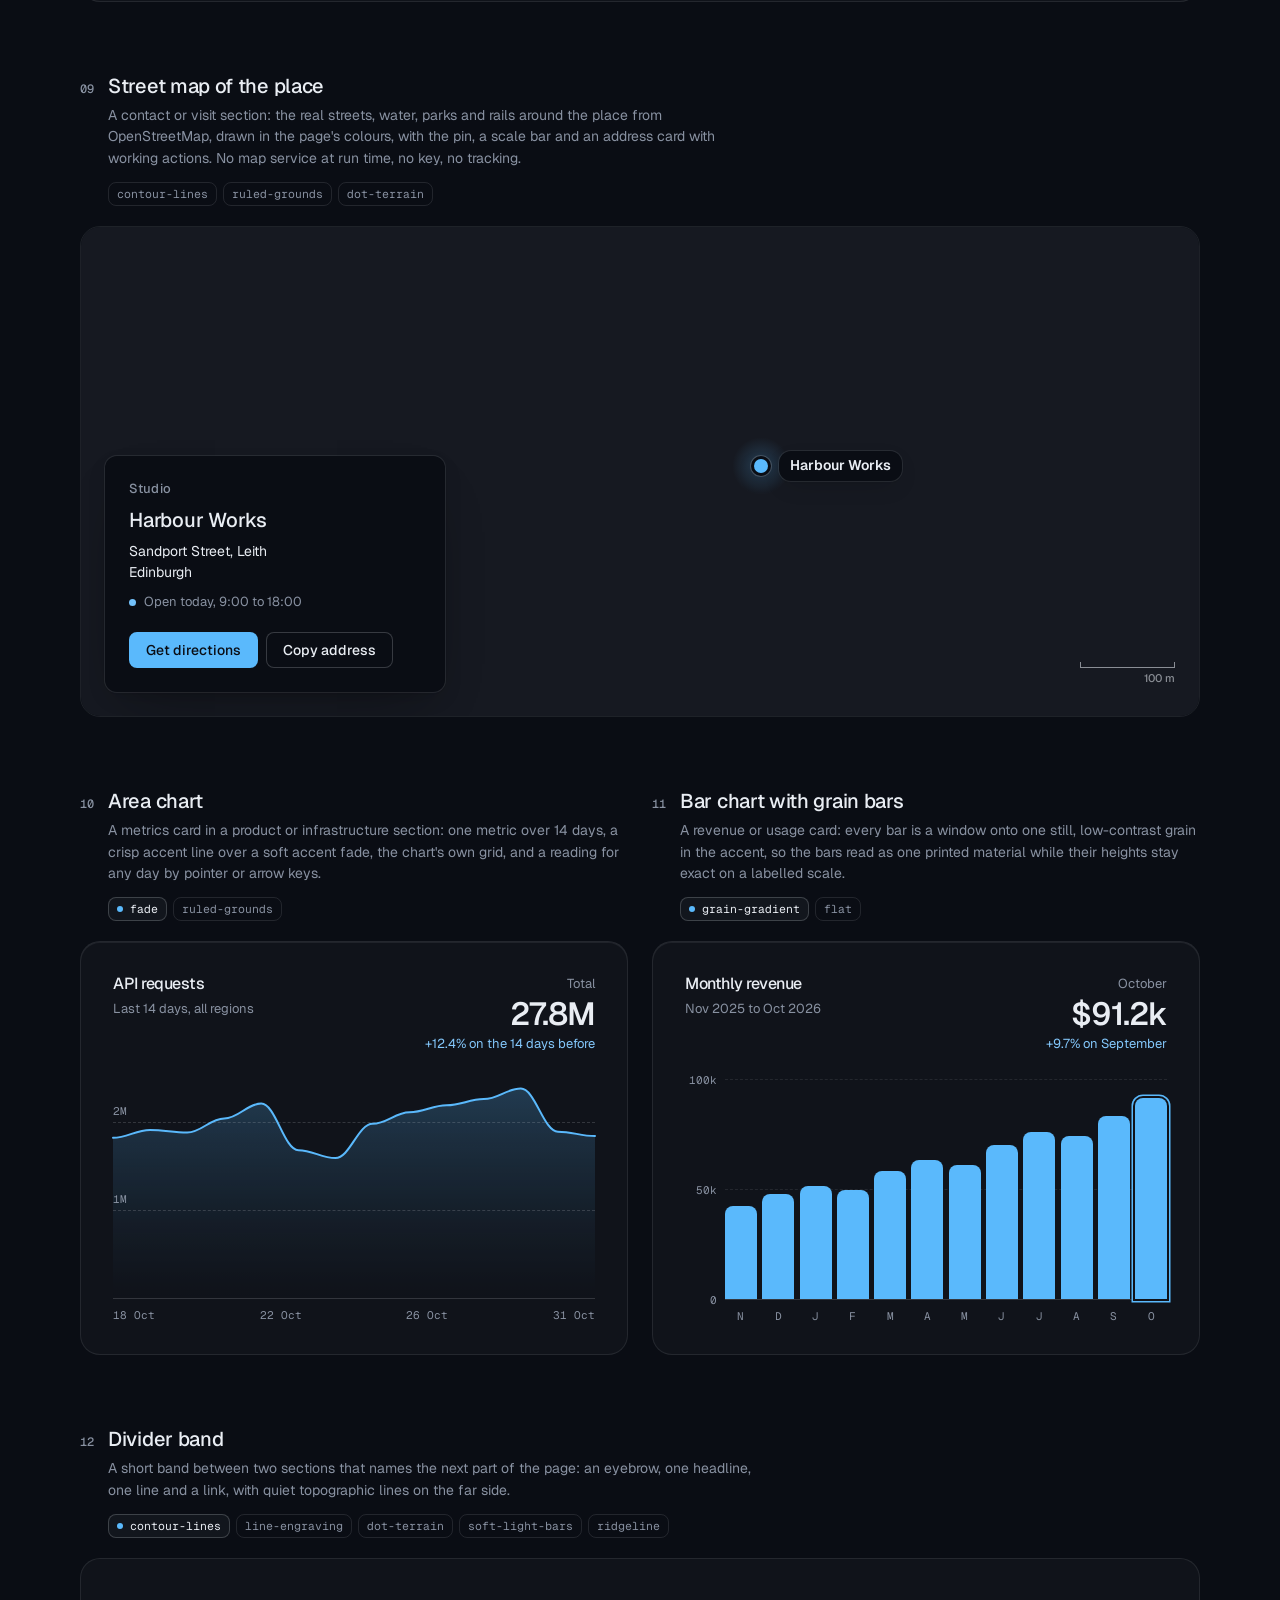
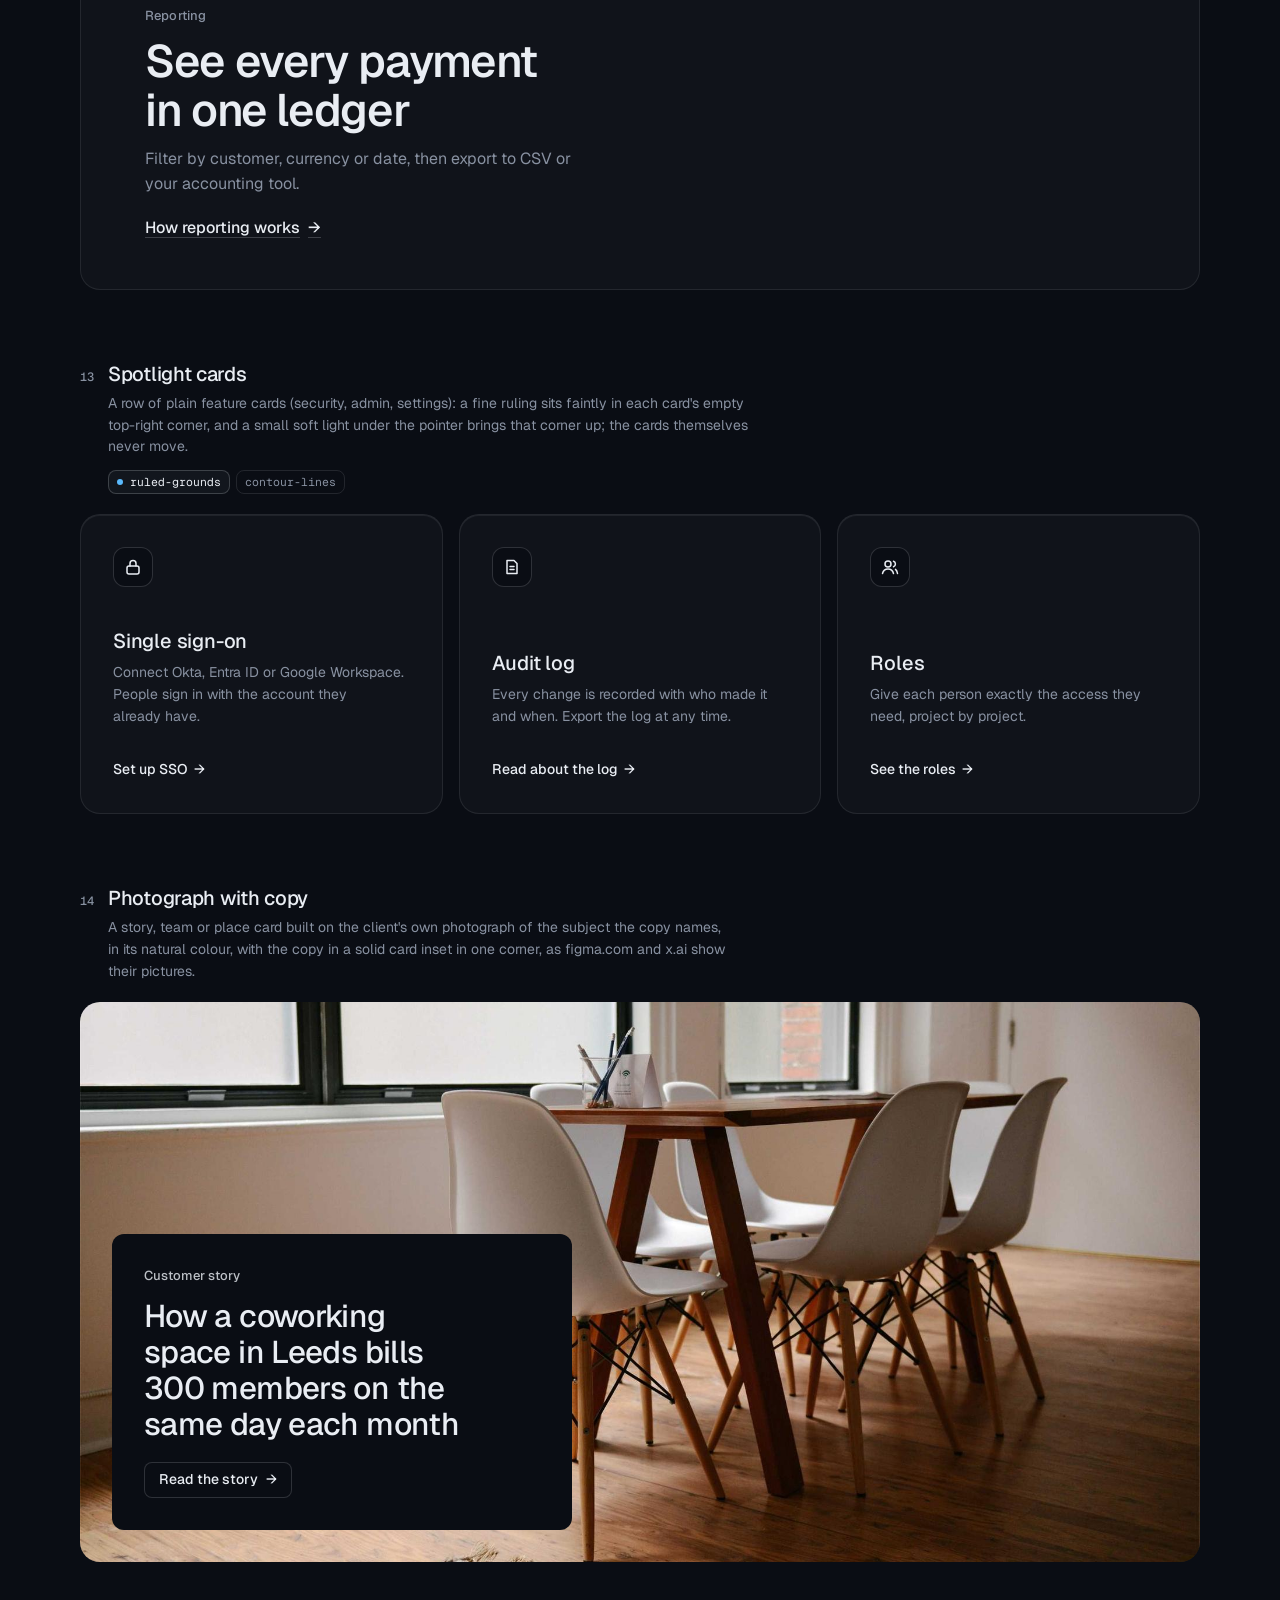
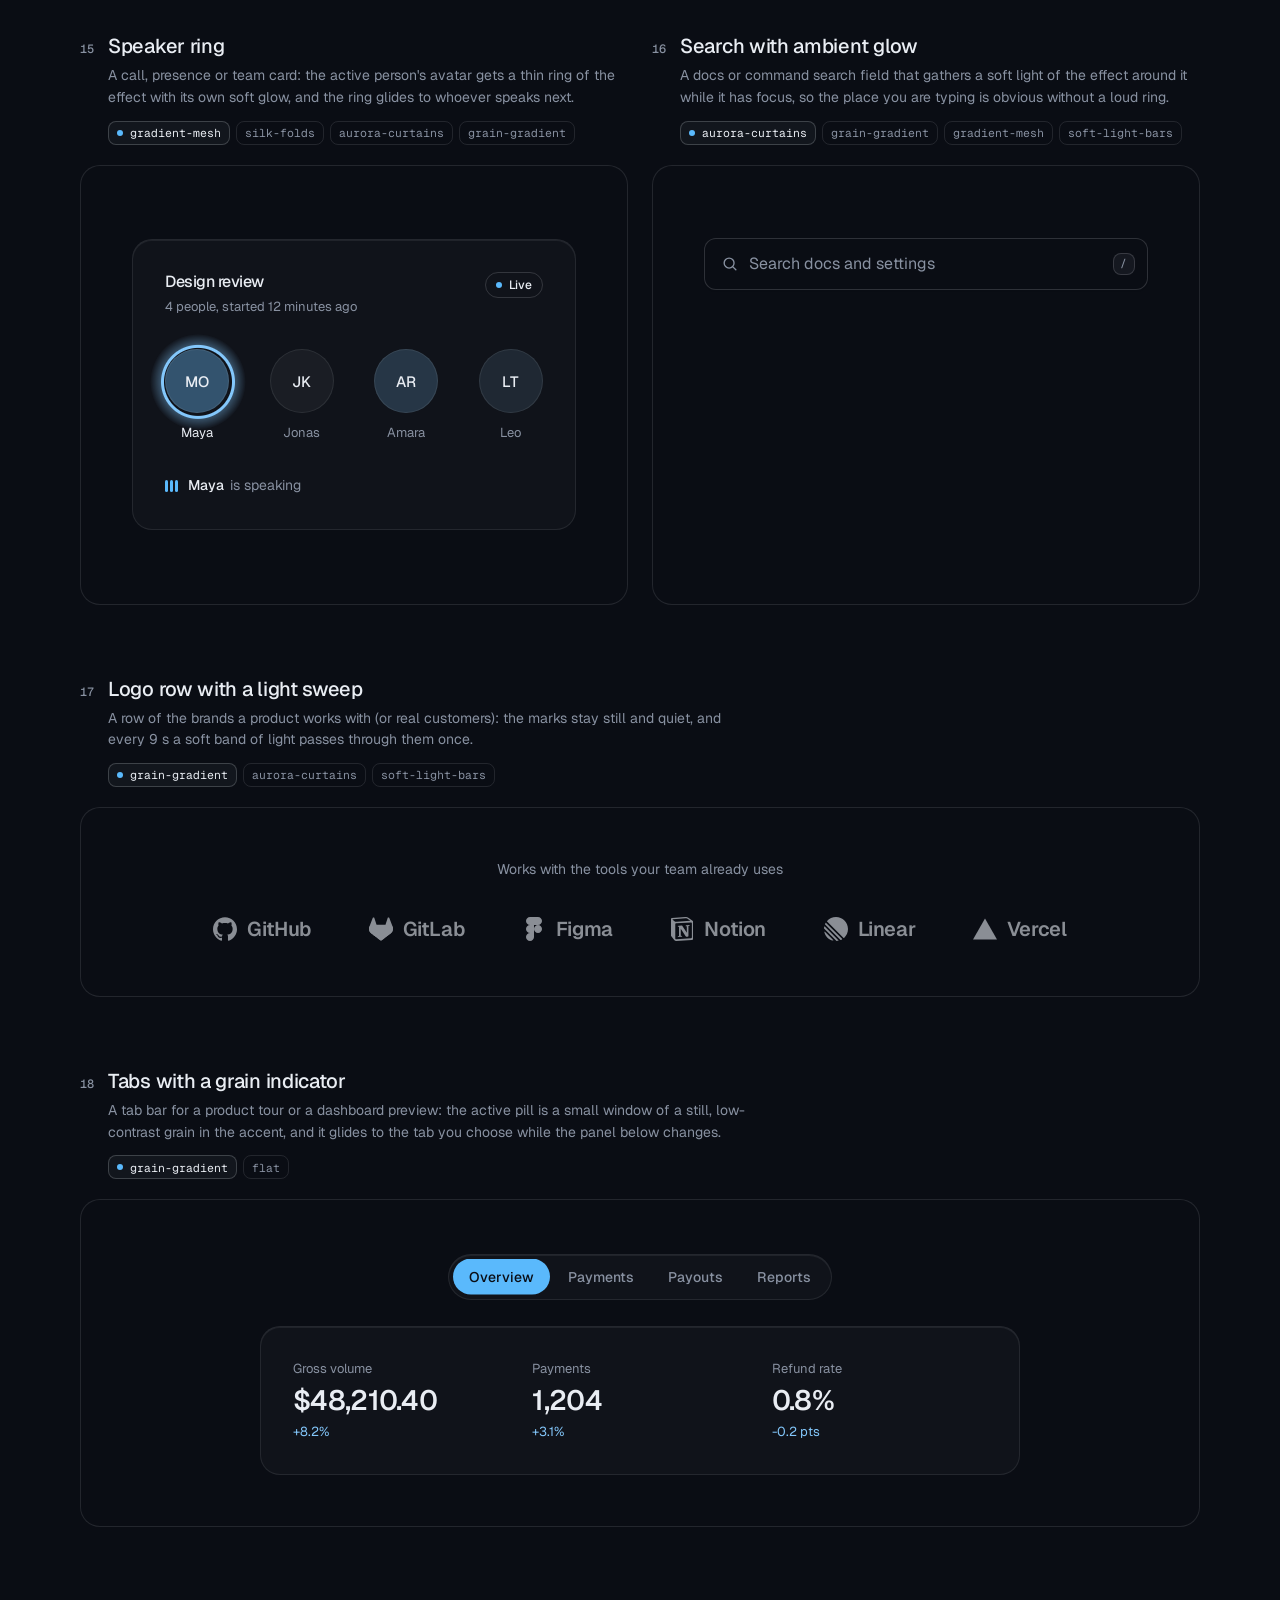
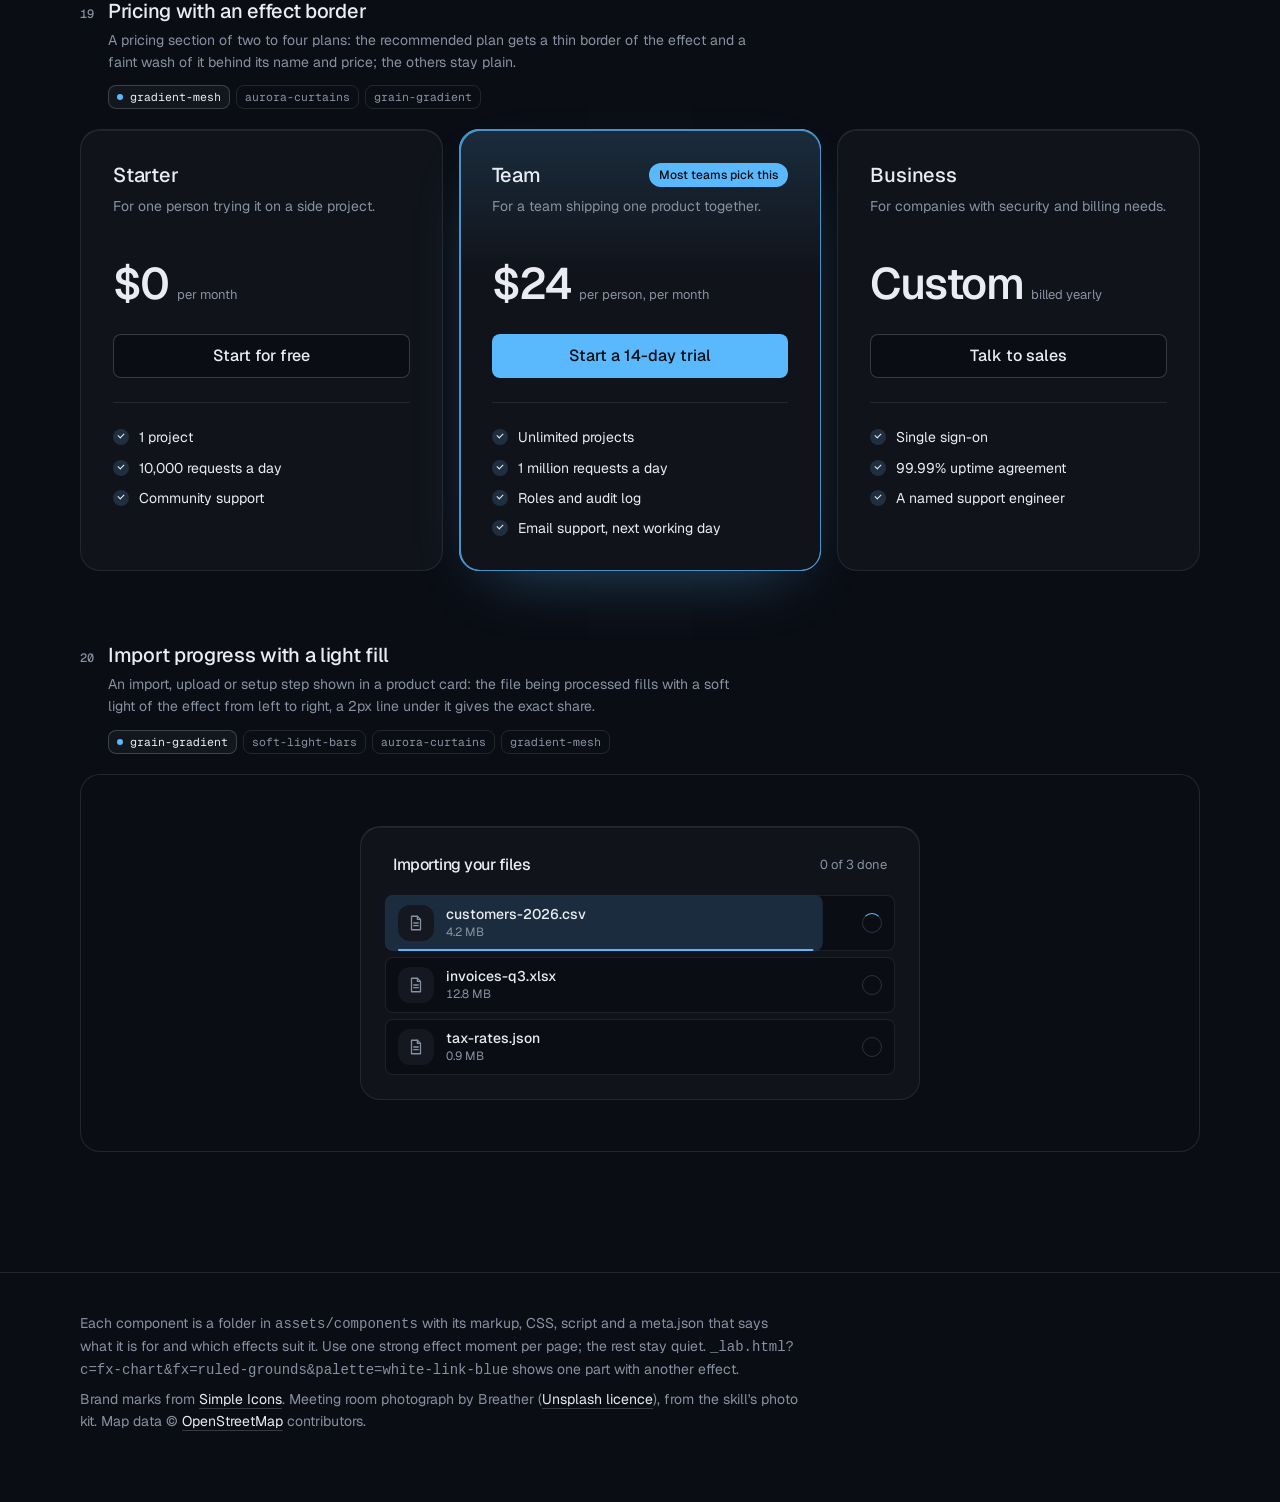
<file: .claude/skills/design-taste-frontend/assets/components/index.html>
<!doctype html>
<html lang="en" data-radius="soft">
<head>
<script>window.__tpGlMax = 16;   /* a gallery shows many live effects at once; a page of a site keeps the default 4 (fx.js) */</script>
<meta charset="utf-8">
<meta name="viewport" content="width=device-width, initial-scale=1">
<title>Effect components</title>
<link rel="preconnect" href="https://fonts.googleapis.com">
<link rel="preconnect" href="https://fonts.gstatic.com" crossorigin>
<link href="https://fonts.googleapis.com/css2?family=Geist:wght@100..900&family=Geist+Mono:wght@400..600&display=swap" rel="stylesheet">
<link rel="stylesheet" href="../system.css">
<link rel="stylesheet" href="./base.css">
<style>
  :root {
    --font-display: "Geist", system-ui, sans-serif;
    --font-text: "Geist", system-ui, sans-serif;
    --font-mono: "Geist Mono", ui-monospace, monospace;
    --display-weight: 560;
    --display-tracking: -0.03em;
    --container: 1200px;
  }
  body { min-height: 100vh; }
  .top {
    position: sticky; top: 0; z-index: 50; height: 64px; background: var(--bg);
    border-bottom: 1px solid var(--line);
  }
  .top .container { height: 100%; display: flex; align-items: center; justify-content: space-between; gap: 16px; }
  .brand { display: flex; align-items: center; gap: 10px; font-weight: 560; letter-spacing: -0.01em; }
  .brand small { font: 400 13px/1 var(--font-mono); color: var(--muted); }
  .top nav { display: flex; align-items: center; gap: 20px; }
  .top nav a.link { font-size: 14px; }
  .swatches { display: flex; gap: 4px; padding: 3px; border: 1px solid var(--line); border-radius: 999px; background: var(--bg); }
  .swatches button {
    width: 30px; height: 30px; border-radius: 999px; border: 0; padding: 0; cursor: pointer; position: relative;
    background: var(--sw-bg);
  }
  .swatches button::after {
    content: ""; position: absolute; inset: 9px; border-radius: 999px; background: var(--sw-accent);
    box-shadow: 0 0 0 1px color-mix(in oklab, var(--sw-ink) 25%, transparent);
  }
  .swatches button[aria-pressed="true"] { box-shadow: 0 0 0 2px var(--ink); }
  .swatches button:focus-visible { outline-offset: 3px; }

  .intro { padding-block: 64px 40px; display: grid; grid-template-columns: minmax(0, 6fr) minmax(0, 6fr); gap: 48px; align-items: end; }
  .intro h1 { font-size: clamp(34px, 2.2vw + 18px, 52px); line-height: 1.05; max-width: 15ch; }
  .intro p { margin-top: 16px; color: var(--muted); font-size: var(--t-body); line-height: 1.55; max-width: 52ch; }
  .index { display: flex; flex-wrap: wrap; gap: 6px; justify-content: flex-start; }
  @media (max-width: 1023px) { .intro { grid-template-columns: minmax(0, 1fr); gap: 28px; } }
  .index a {
    display: inline-flex; align-items: center; gap: 8px; height: 30px; padding: 0 11px; border-radius: 999px;
    border: 1px solid var(--line); font-size: 13px; color: var(--ink);
    transition: border-color var(--dur) var(--ease), background-color var(--dur) var(--ease);
  }
  .index a span { font-family: var(--font-mono); font-size: 11px; color: var(--muted); }
  .index a:hover { border-color: var(--line-strong); background: color-mix(in oklab, var(--ink) 4%, var(--bg)); }

  /* every part spans two rows of the list (its notes, its stage) as a subgrid, so the two parts of a
     half-width pair share one notes height and one stage height: their stages start and end level */
  .list { display: grid; grid-template-columns: repeat(2, minmax(0, 1fr)); column-gap: 24px; row-gap: 0; padding-bottom: 120px; }
  .sc { grid-column: 1 / -1; grid-row: span 2; display: grid; grid-template-rows: subgrid; row-gap: 20px; min-width: 0; scroll-margin-top: 88px; padding-top: 72px; }
  .sc:first-child { padding-top: 0; }
  .sc.is-half { grid-column: auto; }
  .sc.is-half .sc__stage:not(.is-center) { display: grid; }
  .sc__meta { display: grid; grid-template-columns: auto 1fr; column-gap: 14px; row-gap: 6px; align-items: baseline; align-content: start; }
  .sc__note { grid-column: 2; margin: 2px 0 0; font-size: 13px; color: var(--muted); }
  .sc__note::before { content: "Try it: "; color: var(--ink); font-weight: 500; }
  .sc__no { font: 500 12px/1 var(--font-mono); color: var(--muted); padding-top: 2px; }
  .sc__name { font: 500 20px/1.25 var(--font-text); letter-spacing: -0.015em; margin: 0; }
  .sc__for { grid-column: 2; color: var(--muted); font-size: 14px; line-height: 1.55; max-width: 72ch; margin: 0; }
  .sc__fx { grid-column: 2; display: flex; flex-wrap: wrap; gap: 6px; margin-top: 6px; }
  .sc__fx li {
    font: 400 11.5px/1 var(--font-mono); color: var(--muted); height: 24px; display: inline-flex; align-items: center;
    padding: 0 8px; border-radius: var(--r-sm); border: 1px solid var(--line);
  }
  .sc__fx li.is-on { color: var(--ink); border-color: var(--line-strong); background: color-mix(in oklab, var(--ink) 5%, var(--bg)); }
  .sc__fx li.is-on::before { content: ""; width: 6px; height: 6px; border-radius: 99px; background: var(--accent); margin-right: 7px; }
  .sc__stage {
    position: relative; min-width: 0; border: 1px solid var(--line); border-radius: var(--r-lg);
    padding: clamp(20px, 4vw, 56px); background: var(--bg);
  }
  .sc__stage.is-tall { padding-block: clamp(56px, 8vw, 120px); }
  .sc__stage.is-flush { padding: 0; border: 0; }
  .sc__stage.is-center { display: grid; place-items: center; min-height: 320px; }
  /* one object, at a size a page would give it */
  #fx-dither-object .sc__stage { display: grid; justify-items: center; }
  #fx-dither-object .cx-obj { width: min(100%, 720px); }
  .sc__pick { grid-column: 2; display: flex; flex-wrap: wrap; gap: 4px; margin-top: 8px; }
  .sc__pick button {
    height: 30px; padding: 0 12px; border-radius: 999px; border: 1px solid var(--line); background: var(--bg);
    font: 500 13px/1 var(--font-text); color: var(--muted); cursor: pointer;
  }
  .sc__pick button:hover { color: var(--ink); border-color: var(--line-strong); }
  .sc__pick button[aria-pressed="true"] { color: var(--ink); border-color: var(--line-strong); background: color-mix(in oklab, var(--ink) 6%, var(--bg)); }
  /* the search list opens below its field: leave it room inside the frame */
  #fx-search .sc__stage { min-height: 440px; place-items: start center; padding-top: 72px; }
  .sc__stage:empty::after { content: "Loading"; color: var(--muted); font-size: 13px; }

  .foot { border-top: 1px solid var(--line); padding: 40px 0 64px; color: var(--muted); font-size: 14px; }
  .foot p { max-width: 80ch; margin: 0 0 8px; }
  .foot a { color: var(--ink); text-decoration: underline; text-decoration-color: var(--line-strong); text-underline-offset: 4px; }

  @media (max-width: 899px) {
    .list { grid-template-columns: minmax(0, 1fr); }
    .sc.is-half { grid-column: 1 / -1; }
    .top nav a.link { display: none; }
  }
  @media (max-width: 639px) {
    .intro { padding-block: 48px 32px; }
    .sc { padding-top: 48px; }
    .sc__meta { grid-template-columns: 1fr; }
    .sc__no { display: none; }
    .sc__for, .sc__fx, .sc__note, .sc__pick { grid-column: 1; }
    .sc__stage.is-center { min-height: 240px; }
    .brand small { display: none; }
  }
</style>
</head>
<body>
<header class="top">
  <div class="container">
    <div class="brand">Effect components <small id="count"></small></div>
    <nav aria-label="Palette and links">
      <a class="link" href="../effects/gallery.html">Effects library</a>
      <div class="swatches" id="swatches" role="group" aria-label="Page palette"></div>
    </nav>
  </div>
</header>

<main>
  <section class="intro container">
    <div>
      <h1>Effects as parts of the page, not only behind it</h1>
      <p id="lede">Feature cards, real objects drawn in dither, type, numbers, buttons, borders, icons, a street map of the real place, a globe, charts and a photograph in its own colours. Every part takes its colours from the page palette: switch it at the top right. Parts that loop have a pause button.</p>
    </div>
    <nav class="index" id="index" aria-label="Components"></nav>
  </section>
  <div class="container list" id="list"></div>
</main>

<footer class="foot">
  <div class="container">
    <p>Each component is a folder in <code>assets/components</code> with its markup, CSS, script and a meta.json that says what it is for and which effects suit it. Use one strong effect moment per page; the rest stay quiet. <code>_lab.html?c=fx-chart&amp;fx=ruled-grounds&amp;palette=white-link-blue</code> shows one part with another effect.</p>
    <p>Brand marks from <a href="https://simpleicons.org/">Simple Icons</a>. Meeting room photograph by Breather (<a href="https://unsplash.com/photos/DEdM9Vs6s8w">Unsplash licence</a>), from the skill's photo kit. Map data © <a href="https://www.openstreetmap.org/copyright">OpenStreetMap</a> contributors.</p>
  </div>
</footer>

<script type="module">
  import fx from '../effects/fx.js';

  // component id, layout and stage style, in page order
  const COMPONENTS = [
    { id: 'fx-feature-card', stage: 'is-flush' },
    { id: 'fx-dither-object', stage: 'is-flush', note: 'pick an object, then point at it and move across: sound rings out of the cups, the seat swivels, the lens zooms, the rotors spin up and the drone lifts off. One object is live at a time, as on a real page.' },
    { id: 'fx-headline', stage: 'is-tall' },
    { id: 'fx-button', half: true, stage: 'is-center', note: 'hover or tab to a button. The light runs only while it is pointed at.' },
    { id: 'fx-prompt', half: true, stage: 'is-center' },
    { id: 'fx-icon-tiles', stage: 'is-flush' },
    { id: 'fx-stat' },
    { id: 'fx-globe', stage: 'is-flush' },
    { id: 'fx-map', stage: 'is-flush' },
    { id: 'fx-chart', half: true, stage: 'is-flush' },
    { id: 'fx-bars', half: true, stage: 'is-flush' },
    { id: 'fx-band', stage: 'is-flush' },
    { id: 'fx-spotlight', stage: 'is-flush' },
    { id: 'fx-photo', stage: 'is-flush' },
    { id: 'fx-avatar', half: true, stage: 'is-center' },
    { id: 'fx-search', half: true, stage: 'is-center' },
    { id: 'fx-logos' },
    { id: 'fx-tabs' },
    { id: 'fx-pricing', stage: 'is-flush' },
    { id: 'fx-progress', stage: 'is-center' },
  ];

  const PALETTES = [
    { id: 'blue-black-cornflower', name: 'Night, cornflower', bg: '#0a0d14', surface: '#131824', ink: '#e9edf3', muted: '#8891a1', accent: '#5ab9fc', accentInk: '#0a0d14' },
    { id: 'graphite-safety-orange', name: 'Graphite, orange', bg: '#18191b', surface: '#222427', ink: '#eff0f1', muted: '#9c9ea3', accent: '#ff4a1f', accentInk: '#18191b' },
    { id: 'white-link-blue', name: 'White, blue', bg: '#ffffff', surface: '#f4f4f4', ink: '#111111', muted: '#6b6b6b', accent: '#1a4be0', accentInk: '#ffffff' },
    { id: 'moss-sand', name: 'Sand, moss', bg: '#ddd6c6', surface: '#d2cab8', ink: '#2a2a26', muted: '#59574e', accent: '#4f6238', accentInk: '#ffffff' },
    { id: 'cobalt-field', name: 'Cobalt field', bg: '#0034eb', surface: '#002fd6', ink: '#ffffff', muted: '#dfe4f2', accent: '#e9e34a', accentInk: '#111111' },
  ];

  const q = new URLSearchParams(location.search);
  if (q.has('time')) fx.setClock(+q.get('time'));
  if (q.has('fallback')) fx.config.forceFallback = true;
  const only = q.get('only') ? q.get('only').split(',') : null;
  const list = document.getElementById('list');
  const index = document.getElementById('index');
  const swatches = document.getElementById('swatches');

  /*
    The budget: a laptop's integrated GPU shares its memory with everything else, so this page never
    holds more than 4 live WebGL contexts. A part is started when it comes near the viewport and
    destroyed when it leaves it; still parts draw once and free their context; fx.js frees any idle
    off-screen context past 4. liveGL() counts the contexts that are open right now.
  */
  fx.config.maxLive = 4;
  const contexts = new Set();
  let peakGL = 0;
  const getContext = HTMLCanvasElement.prototype.getContext;
  HTMLCanvasElement.prototype.getContext = function (type, ...rest) {
    const c = getContext.call(this, type, ...rest);
    if (c && /webgl/i.test(type) && !contexts.has(c)) { contexts.add(c); peakGL = Math.max(peakGL, liveGL()); }
    return c;
  };
  function liveGL() {
    for (const c of contexts) if (c.isContextLost()) contexts.delete(c);
    return contexts.size;
  }

  // the dither object: one live at a time, switched here (a real page shows one object)
  const OBJECTS = {
    headphones: ['Headphones', 'Over-ear, wireless'],
    chair: ['Office chair', 'Swivel seat on five castors'],
    camera: ['Camera', 'Mirrorless, with a zoom lens'],
    drone: ['Drone', 'Four rotors and a camera'],
  };
  let object = OBJECTS[q.get('object')] ? q.get('object') : 'headphones';
  // print (ordered dither, the default) or studio (a smooth shaded render: no picker until it is anti-aliased; ?render=studio)
  let render = q.get('render') === 'studio' ? 'studio' : 'print';

  function applyPalette(p) {
    const c = fx.color;
    const action = c.contrast(p.accent, p.bg) >= 2.2 ? p.accent : p.ink;
    const actionInk = action === p.accent ? p.accentInk : p.bg;
    const s = document.documentElement.style;
    const set = (k, v) => s.setProperty(k, v);
    set('--p-bg', p.bg); set('--p-surface', p.surface); set('--p-ink', p.ink); set('--p-muted', p.muted);
    set('--p-accent', p.accent); set('--p-accent-ink', p.accentInk); set('--p-action', action); set('--p-action-ink', actionInk);
    document.documentElement.style.colorScheme = c.isDark(p.bg) ? 'dark' : 'light';
    for (const b of swatches.children) b.setAttribute('aria-pressed', String(b.dataset.id === p.id));
  }

  async function load(entry) {
    const base = `./${entry.id}/`;
    const [meta, html, mod] = await Promise.all([
      fetch(base + 'meta.json').then(r => (r.ok ? r.json() : null)),
      fetch(base + 'component.html').then(r => (r.ok ? r.text() : null)),
      import(base + 'component.js').catch(err => { console.warn(entry.id, err); return null; }),
    ]).catch(() => [null, null, null]);
    if (!meta || !html || !mod) return null;
    const link = document.createElement('link');
    link.rel = 'stylesheet';
    link.href = base + 'component.css';
    document.head.append(link);
    await new Promise(r => { link.onload = link.onerror = r; });
    return { ...entry, meta, html, mod };
  }

  function section(e, n) {
    const s = document.createElement('section');
    s.className = 'sc' + (e.half ? ' is-half' : '');
    s.id = e.id;
    const fxList = (e.meta.effects || []).map(id => `<li class="${id === e.meta.default ? 'is-on' : ''}">${id}</li>`).join('');
    const pick = e.id === 'fx-dither-object'
      ? `<div class="sc__pick" role="group" aria-label="Object">${Object.keys(OBJECTS).map(k => `<button type="button" data-object="${k}" aria-pressed="${k === object}">${OBJECTS[k][0]}</button>`).join('')}</div>`
      : '';
    s.innerHTML = `
      <div class="sc__meta">
        <span class="sc__no">${String(n).padStart(2, '0')}</span>
        <h2 class="sc__name">${e.meta.name}</h2>
        <p class="sc__for">${e.meta.for}</p>
        ${fxList ? `<ul class="sc__fx" aria-label="Effects that suit it">${fxList}</ul>` : ''}
        ${pick}
        ${e.note ? `<p class="sc__note">${e.note}</p>` : ''}
      </div>
      <div class="sc__stage ${e.stage || ''}"></div>`;
    return s;
  }

  // the markup is placed at once (the page keeps its full height); the scripts run only near the viewport
  function markup(e) {
    const stage = e.section.querySelector('.sc__stage');
    stage.innerHTML = e.html;
    if (e.id === 'fx-dither-object') {
      const fig = stage.querySelector('.cx-obj');
      fig.dataset.cxObject = object;
      if (render === 'studio') fig.dataset.cxRender = 'studio'; else delete fig.dataset.cxRender;
      fig.querySelector('.cx-obj__stage').removeAttribute('aria-label');
    }
    return stage;
  }
  function start(e) {
    if (e.ctrl) return;
    const stage = markup(e);
    try { e.ctrl = e.mod.default(stage.firstElementChild || stage) || { destroy() {} }; } catch (err) { console.error(e.id, err); e.ctrl = { destroy() {} }; }
  }
  function stop(e) {
    if (!e.ctrl) return;
    try { e.ctrl.destroy?.(); } catch (err) { console.warn(e.id, err); }
    fx.unmountAll(e.section);
    e.ctrl = null;
  }

  function setPalette(p, entries) {
    entries.forEach(stop);
    applyPalette(p);
    try { localStorage.setItem('cx-palette', p.id); } catch (_) {}
    requestAnimationFrame(() => entries.forEach(e => (e.near ? start(e) : markup(e))));
  }

  let saved = null;
  try { saved = localStorage.getItem('cx-palette'); } catch (_) {}
  const first = PALETTES.find(p => p.id === q.get('palette')) || PALETTES.find(p => p.id === saved) || PALETTES[0];
  for (const p of PALETTES) {
    const b = document.createElement('button');
    b.type = 'button';
    b.dataset.id = p.id;
    b.title = p.name;
    b.setAttribute('aria-label', p.name);
    b.style.setProperty('--sw-bg', p.bg);
    b.style.setProperty('--sw-accent', p.accent);
    b.style.setProperty('--sw-ink', p.ink);
    swatches.append(b);
  }
  applyPalette(first);

  const wanted = COMPONENTS.filter(c => !only || only.includes(c.id));
  const entries = (await Promise.all(wanted.map(load))).filter(Boolean);
  document.getElementById('count').textContent = `${entries.length} parts`;
  entries.forEach((e, i) => {
    e.section = section(e, i + 1);
    list.append(e.section);
    markup(e);
    const a = document.createElement('a');
    a.href = '#' + e.id;
    a.innerHTML = `<span>${String(i + 1).padStart(2, '0')}</span>${e.meta.name}`;
    index.append(a);
  });
  await document.fonts.ready;
  const near = new IntersectionObserver(seen => {
    for (const en of seen) {
      const e = entries.find(x => x.section === en.target);
      if (!e) continue;
      e.near = en.isIntersecting;
      if (e.near) start(e); else stop(e);
    }
  }, { rootMargin: '10% 0px' });
  entries.forEach(e => near.observe(e.section));
  setTimeout(() => { document.documentElement.dataset.ready = '1'; }, 1500);

  swatches.addEventListener('click', ev => {
    const b = ev.target.closest('button');
    if (!b) return;
    const p = PALETTES.find(x => x.id === b.dataset.id);
    if (p) setPalette(p, entries);
  });
  list.addEventListener('click', ev => {
    const b = ev.target.closest('[data-object], [data-render]');
    if (!b || !(OBJECTS[b.dataset.object] || b.dataset.render)) return;
    if (b.dataset.render) render = b.dataset.render; else object = b.dataset.object;
    b.parentElement.querySelectorAll('button').forEach(x => x.setAttribute('aria-pressed', String(x === b)));
    const e = entries.find(x => x.id === 'fx-dither-object');
    stop(e);
    if (e.near) start(e); else markup(e);
  });
  window.__cx = {
    entries,
    setPalette: id => setPalette(PALETTES.find(p => p.id === id), entries),
    setObject: k => list.querySelector(`[data-object="${k}"]`)?.click(),
    gl: () => ({ live: liveGL(), peak: peakGL, started: entries.filter(e => e.ctrl).map(e => e.id) }),
  };
</script>

</body>
</html>
</file>
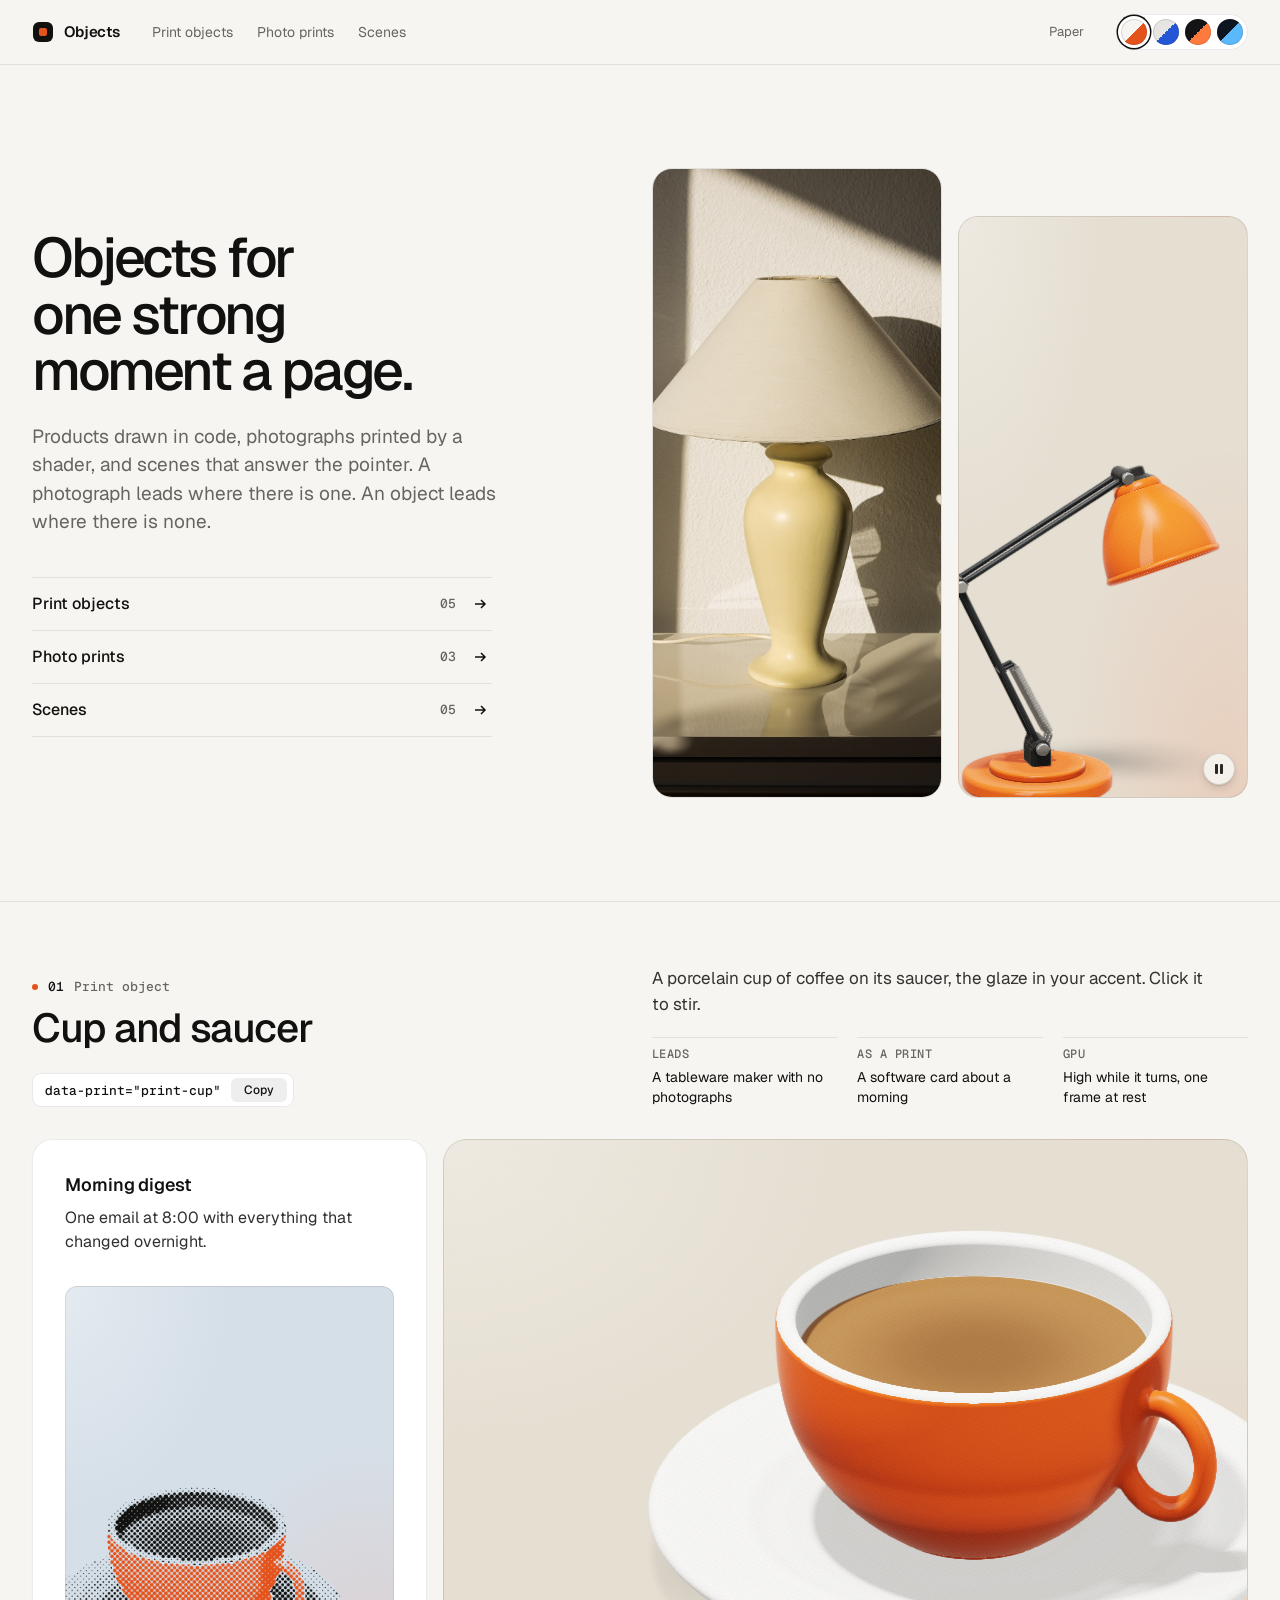
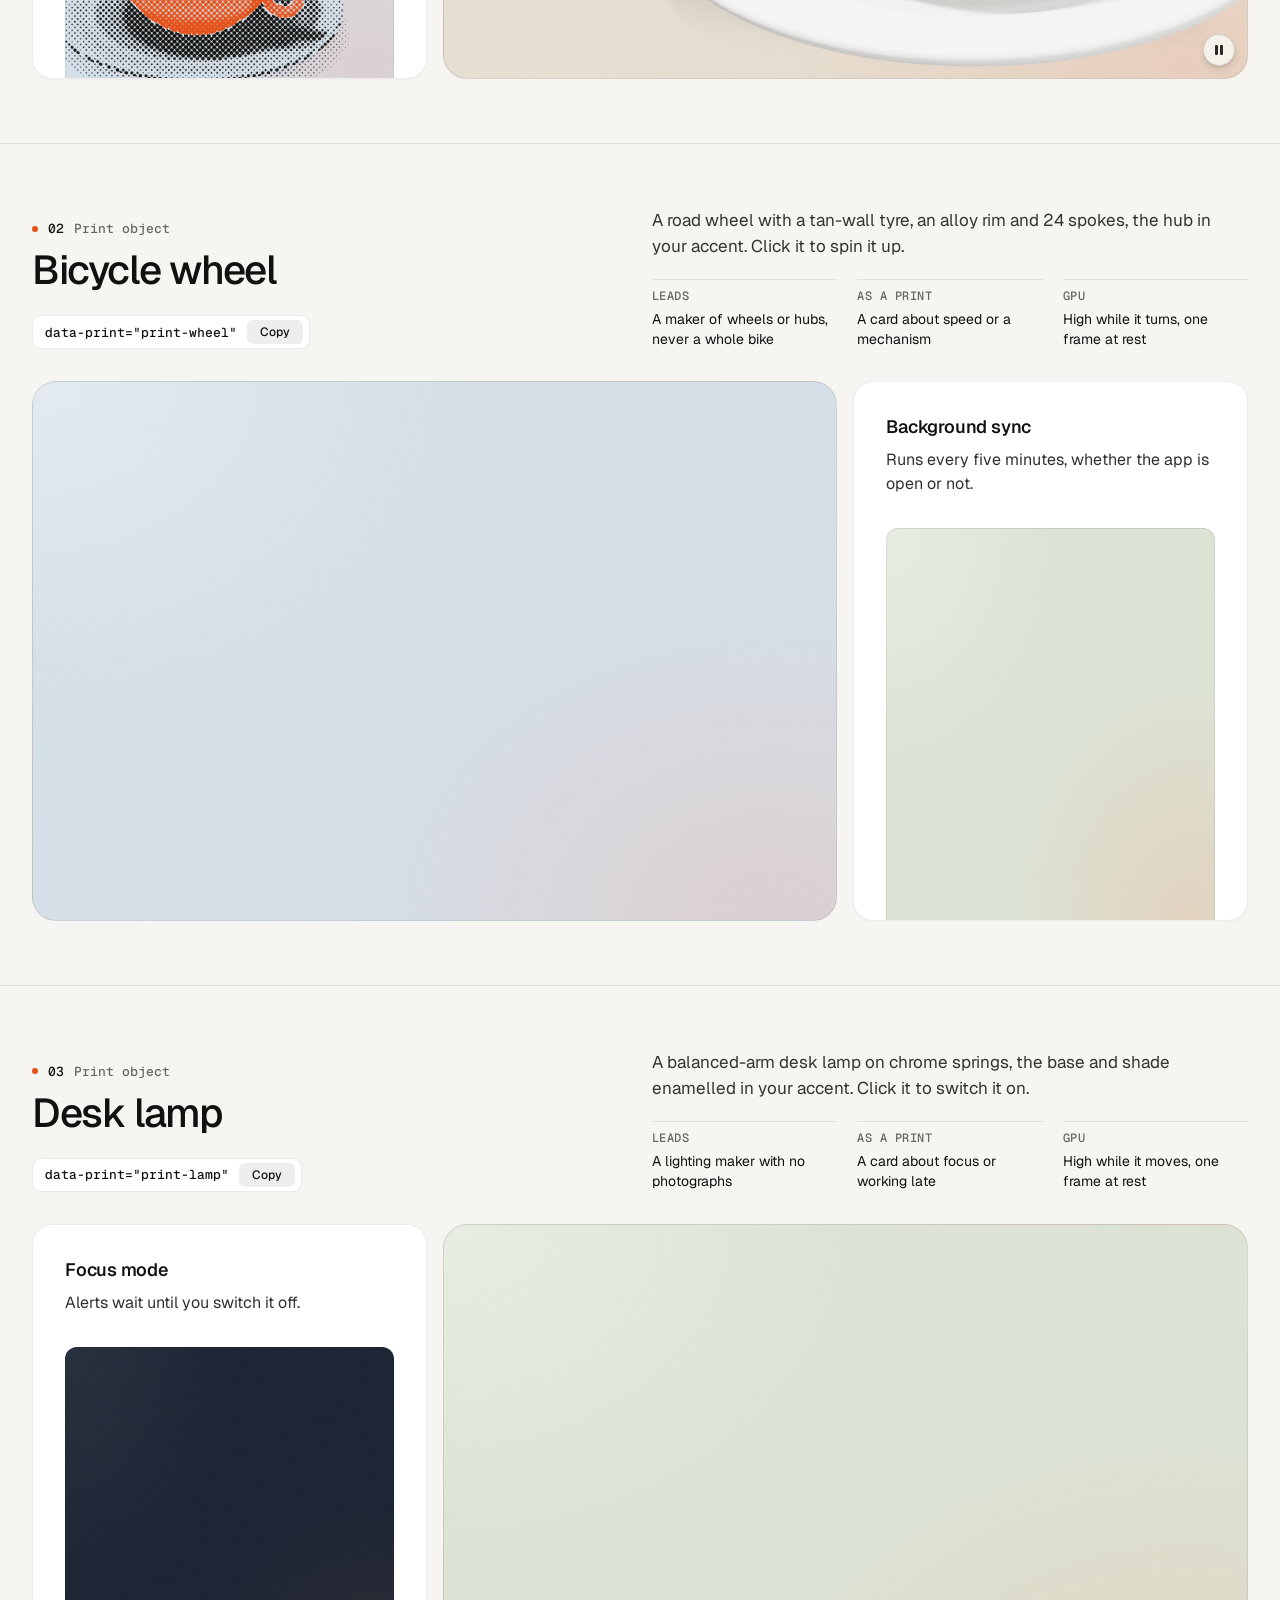
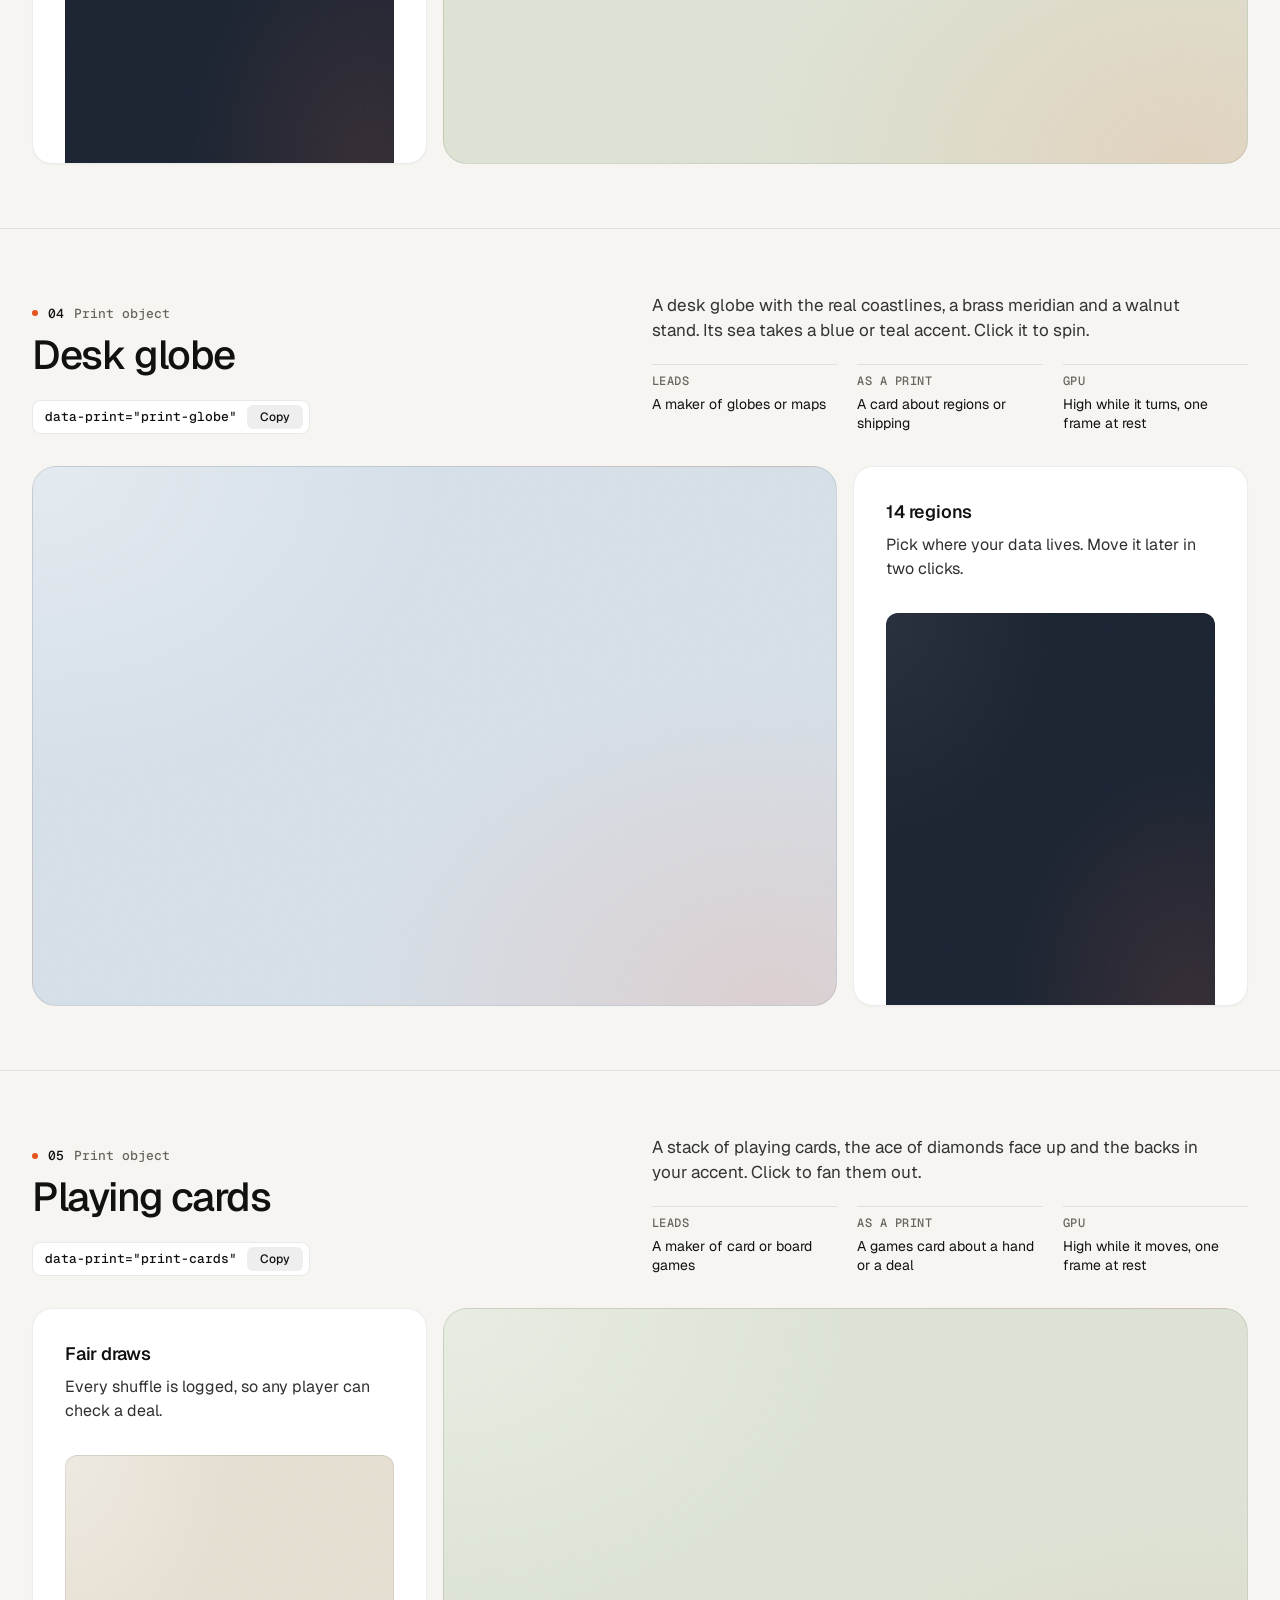
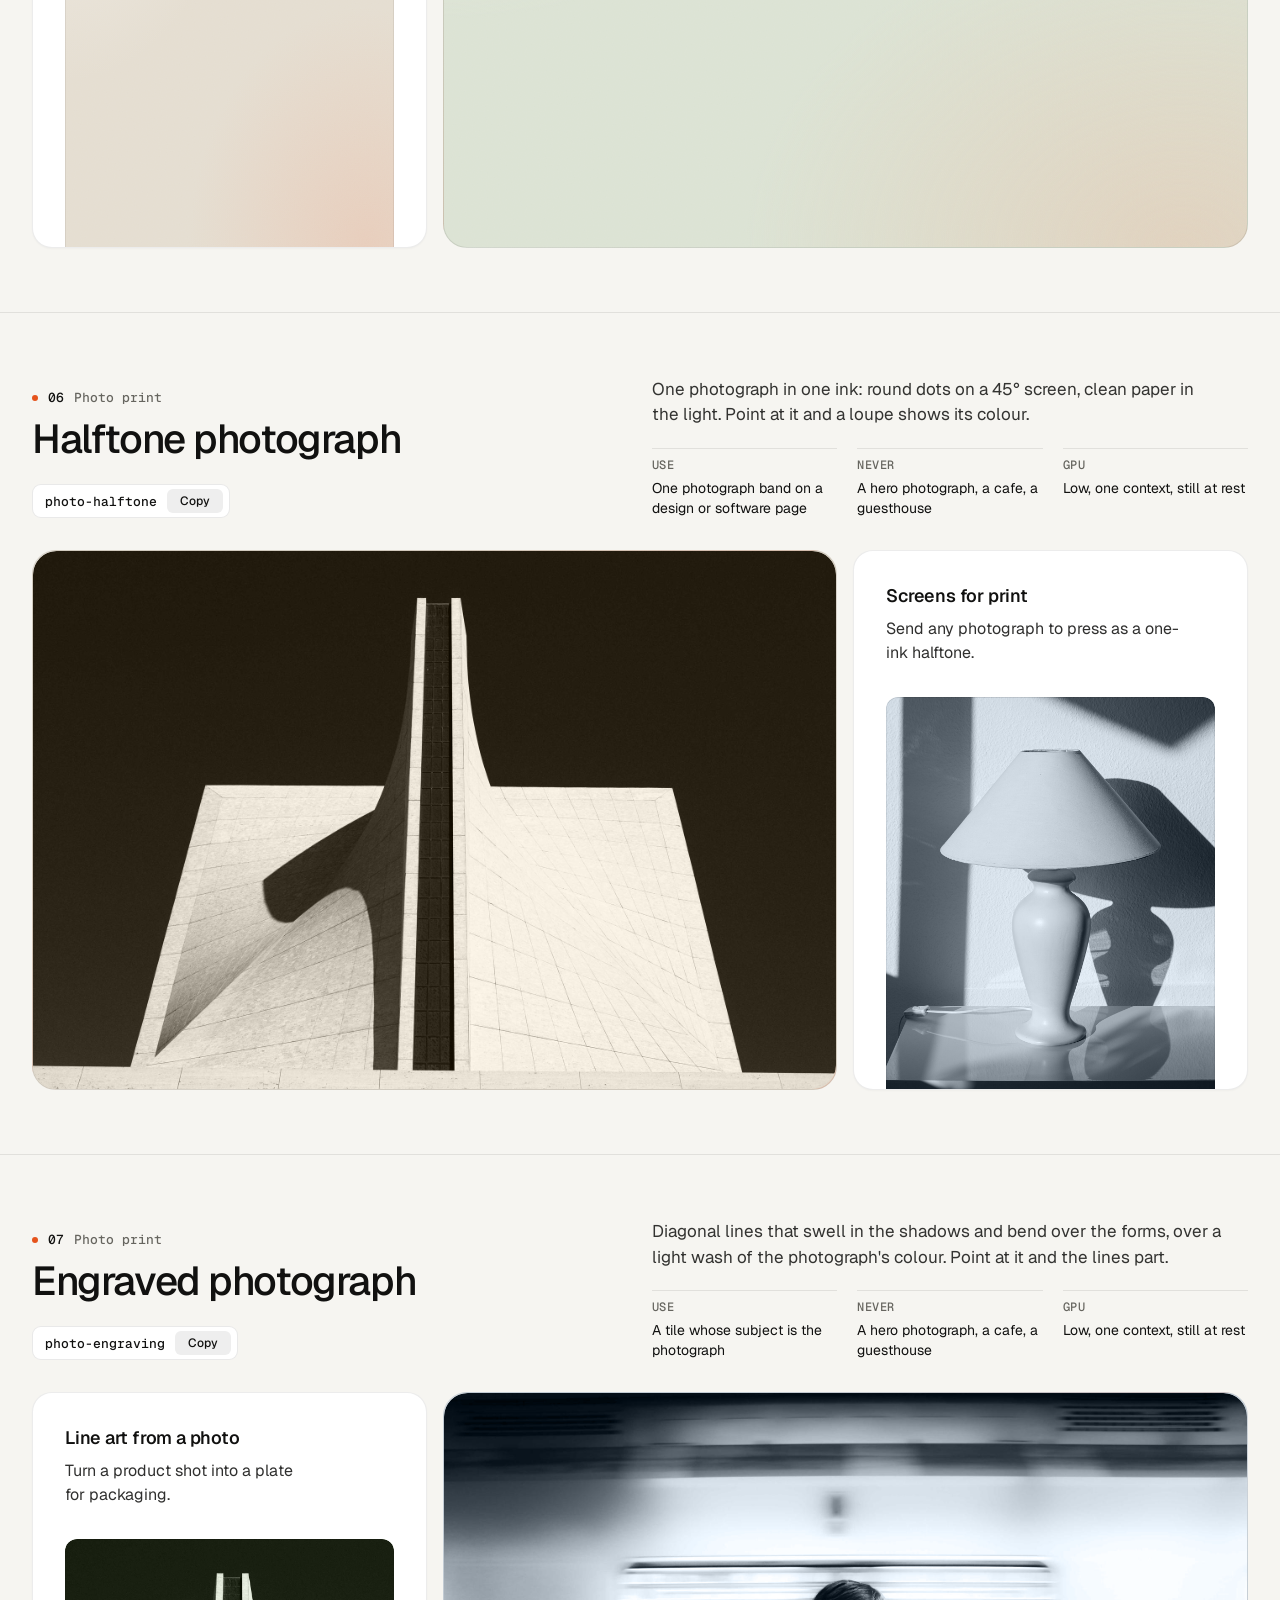
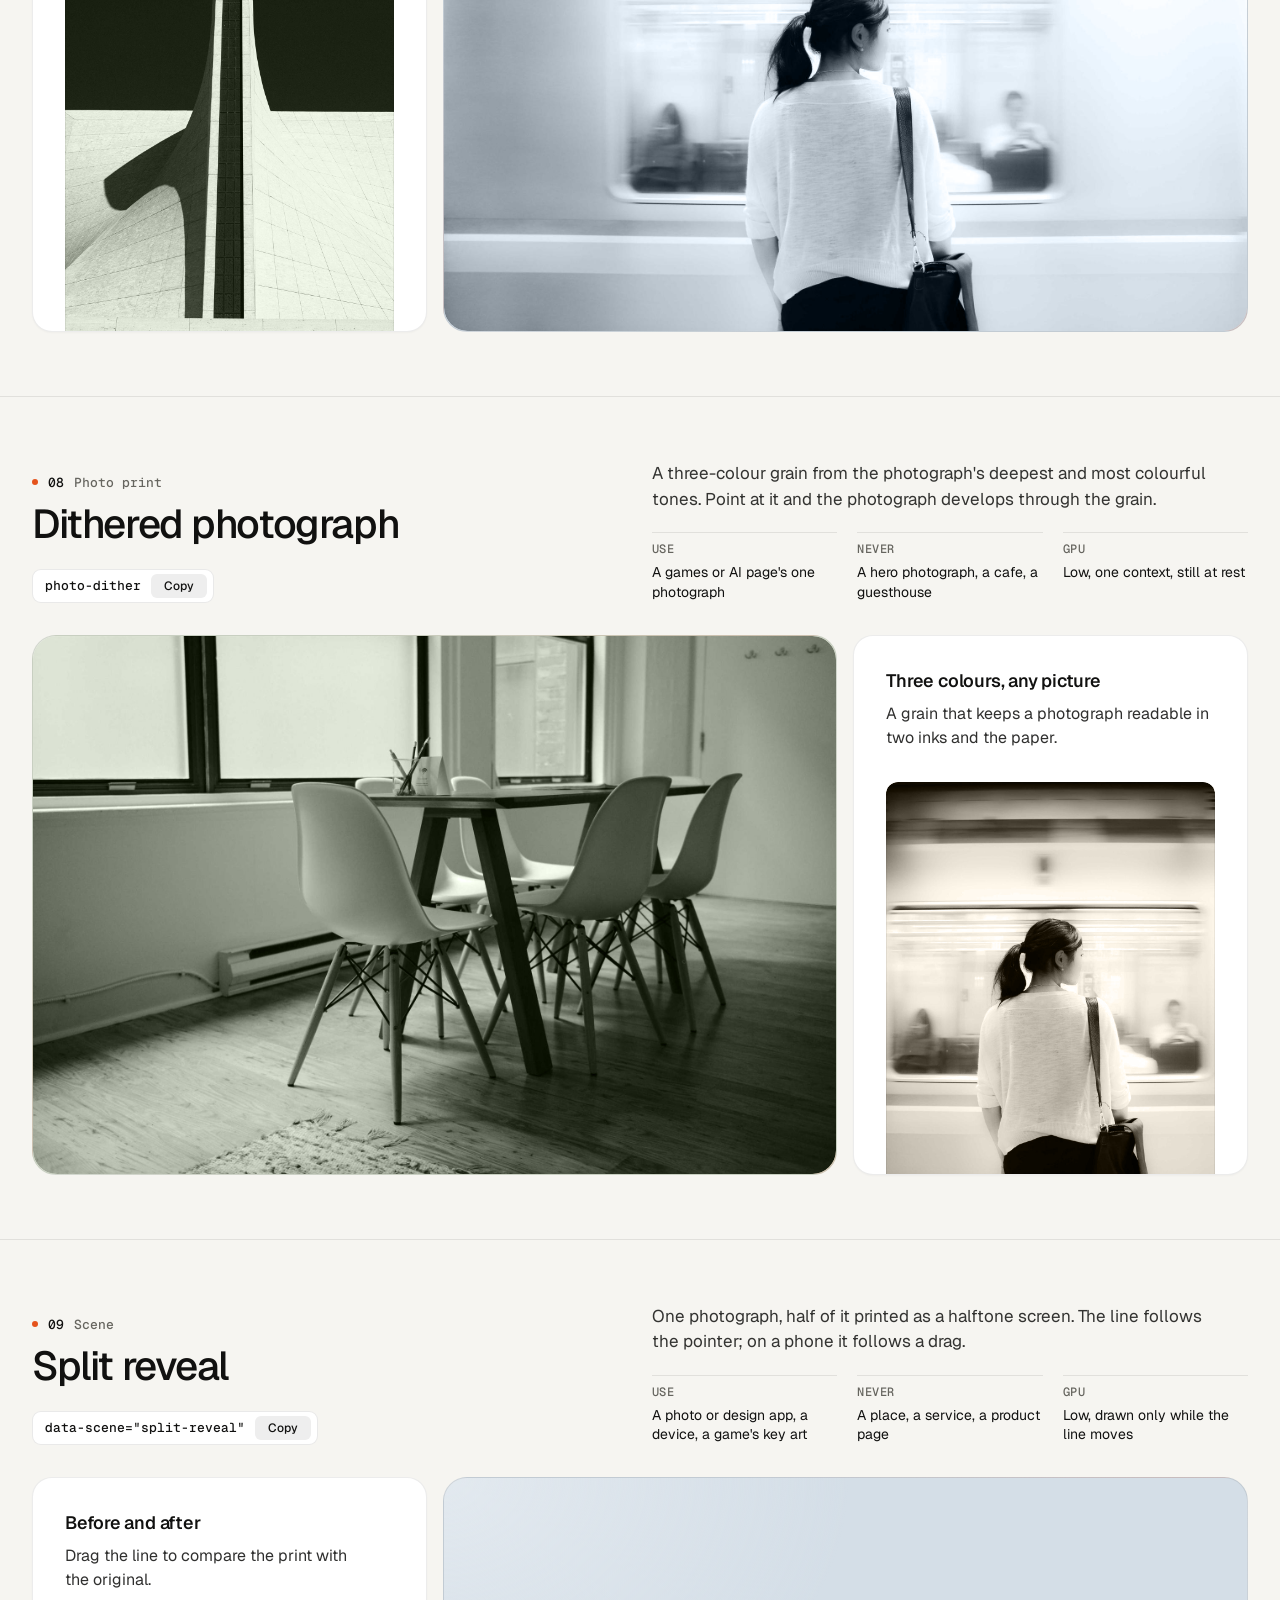
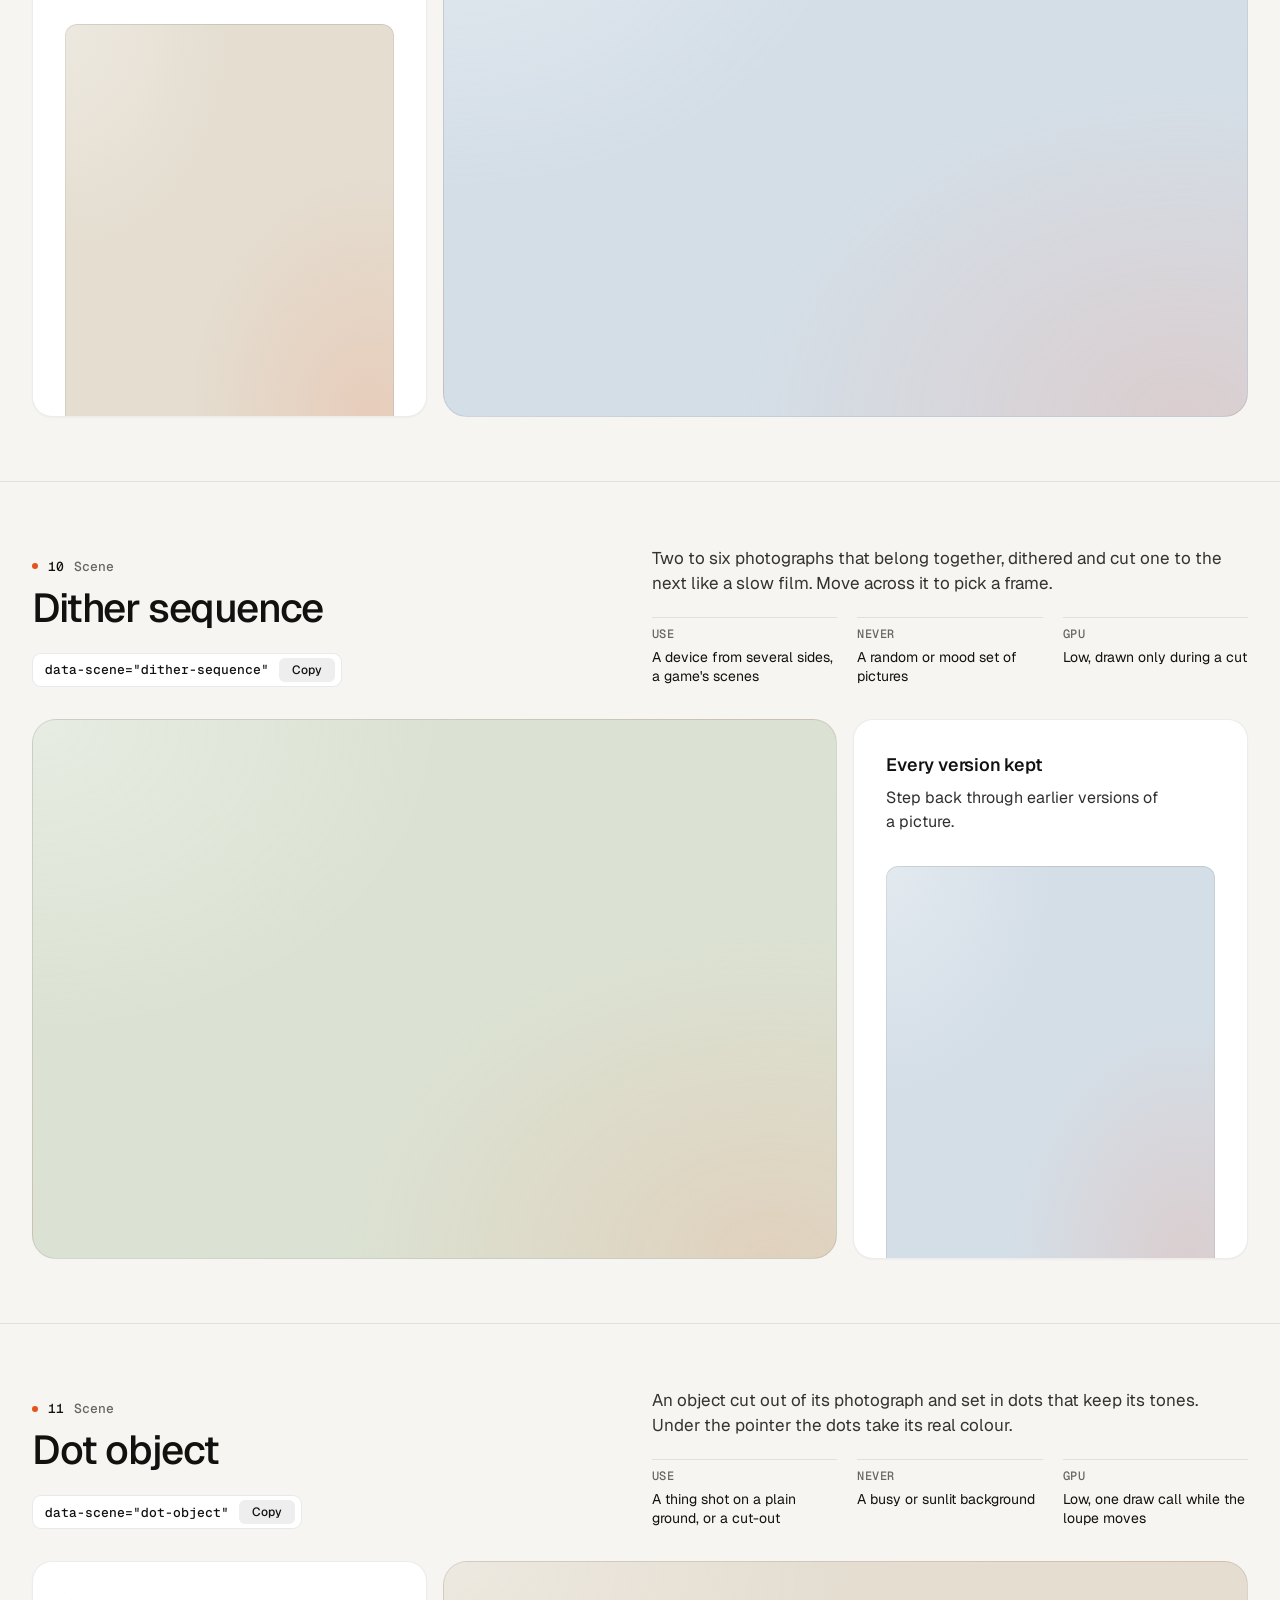
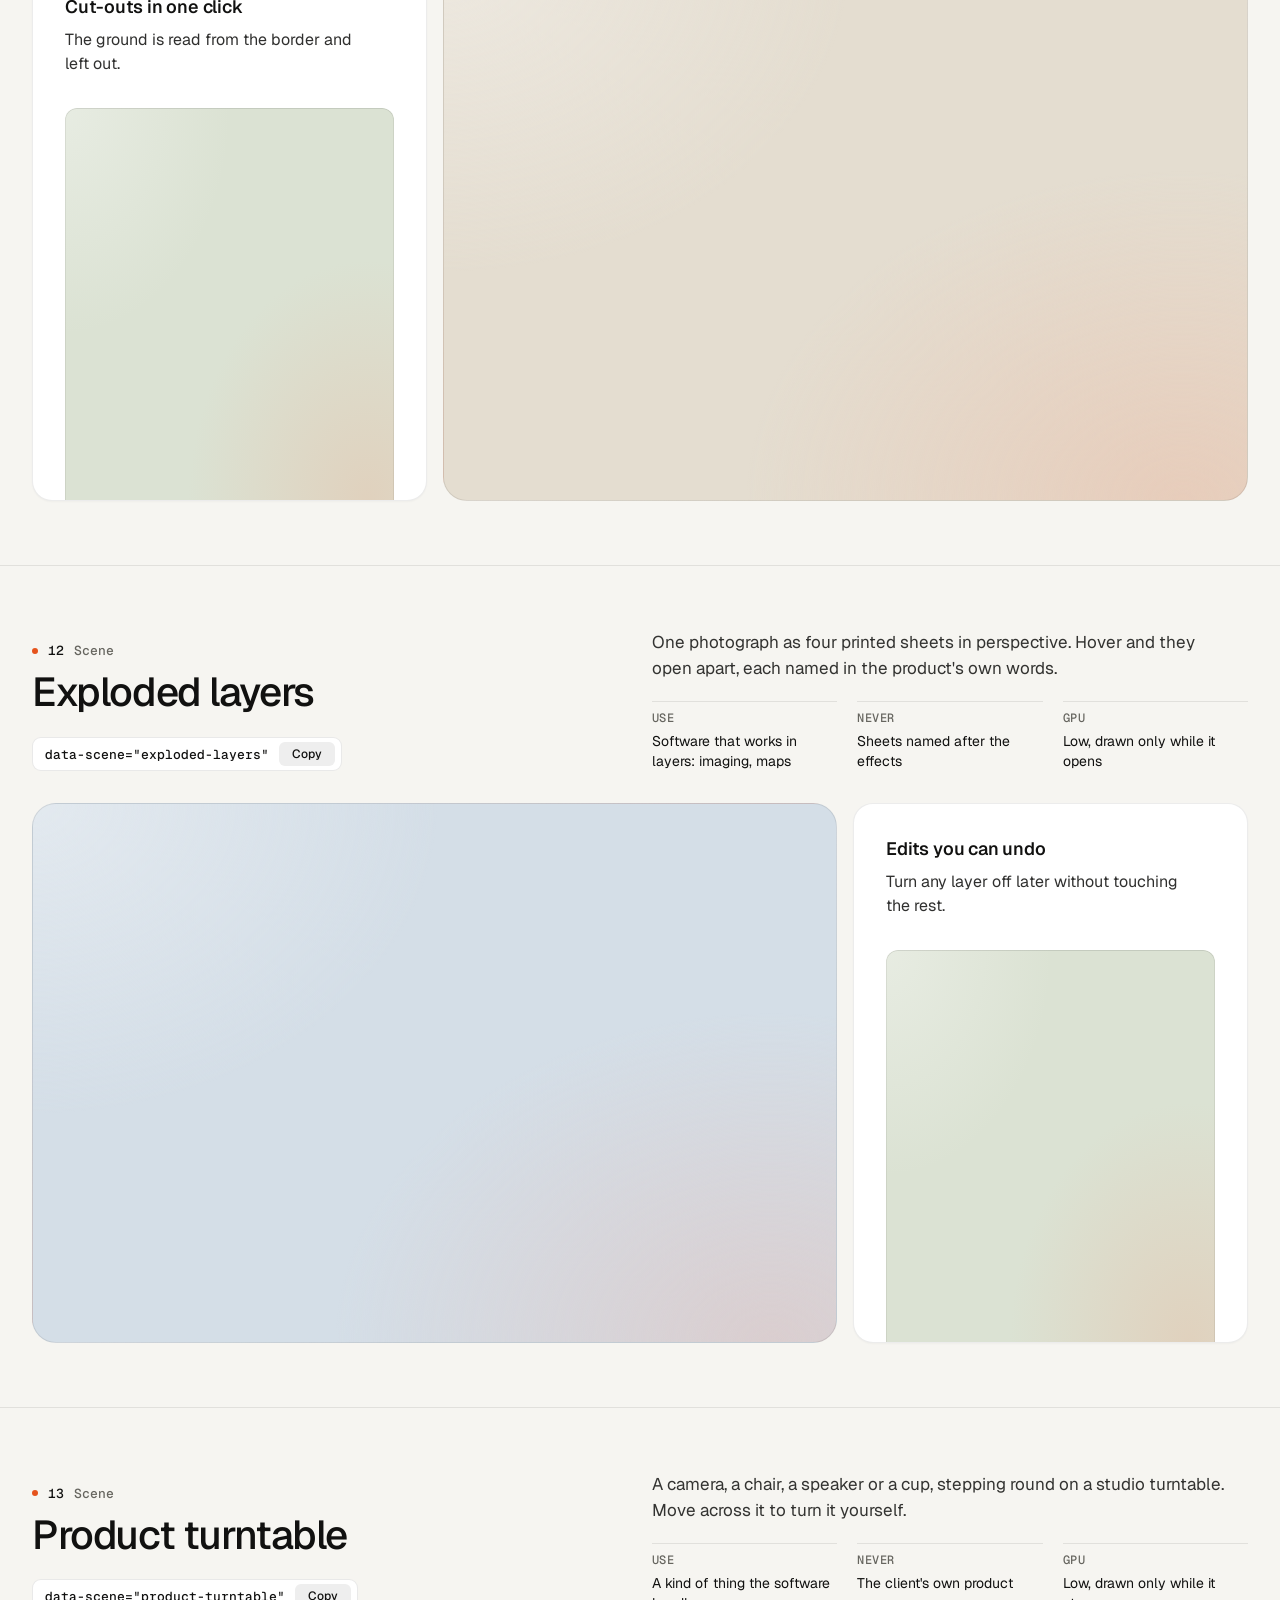
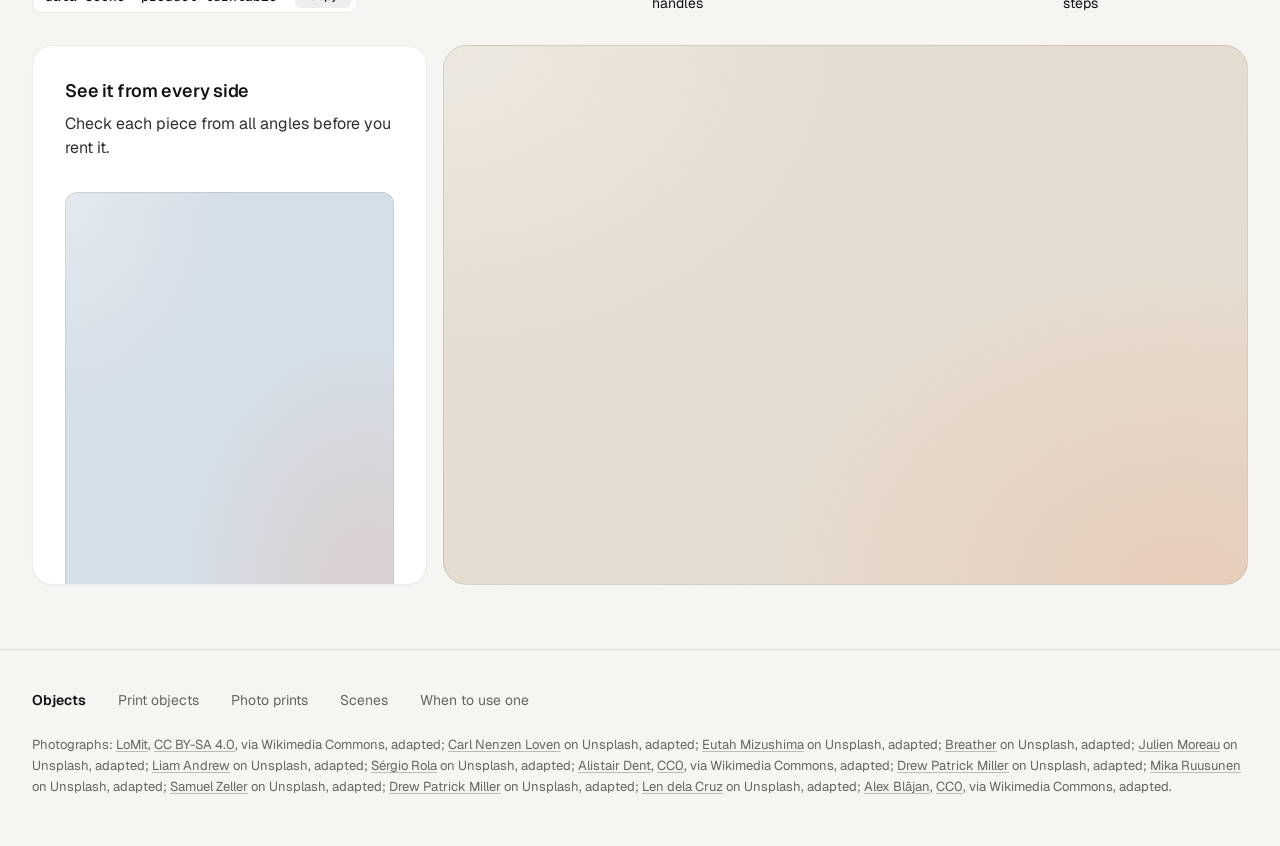
<file: .claude/skills/design-taste-frontend/assets/objects/index.html>
<!doctype html>
<html lang="en" data-palette="paper">
<head>
<script>window.__tpGlMax = 16;   /* a gallery shows many live effects at once; a page of a site keeps the default 4 (fx.js) */</script>
<meta charset="utf-8">
<meta name="viewport" content="width=device-width, initial-scale=1">
<title>Objects</title>
<meta name="description" content="Thirteen objects for one strong moment a page: products drawn in code, photographs printed by a shader, scenes that answer the pointer.">
<link rel="icon" href="data:,">
<link rel="preconnect" href="https://fonts.googleapis.com">
<link rel="preconnect" href="https://fonts.gstatic.com" crossorigin>
<link href="https://fonts.googleapis.com/css2?family=Geist:wght@300..700&family=Geist+Mono:wght@400;500&display=swap" rel="stylesheet">
<link rel="stylesheet" href="../ui/base.css">
<link rel="stylesheet" href="../ui/cards.css">
<style>
  /* palettes: page tokens, four grounds (--g1 sand, --g2 sky, --g3 sage, --g4 deep) and the globe's sea */
  :root {
    --font-text: "Geist", system-ui, sans-serif; --font-mono: "Geist Mono", ui-monospace, monospace;
    --ease: cubic-bezier(.2, .7, .2, 1);
    --gutter: 32px; --max: 1312px;
  }
  [data-palette="paper"] { --bg: #f6f5f1; --card: #ffffff; --surface: #ffffff; --ink: #111110; --muted: #66655f; --accent: #e5531c; --accent-ink: #ffffff;
    --g1: #e4ddd0; --g2: #d4dee7; --g3: #dbe2d3; --g4: #1a2230; --sea: #2f6aa8; --line: rgb(17 17 16 / 0.09); }
  [data-palette="stone"] { --bg: #e6e5e1; --card: #f3f2ef; --surface: #f3f2ef; --ink: #1a1b1d; --muted: #5d5e62; --accent: #2456d6; --accent-ink: #ffffff;
    --g1: #d6d5d0; --g2: #c9d4df; --g3: #dad3c6; --g4: #1d2633; --sea: #2456d6; --line: rgb(26 27 29 / 0.1); }
  [data-palette="graphite"] { --bg: #0b0b0c; --card: #141416; --surface: #141416; --ink: #f2f2ef; --muted: #96979c; --accent: #ff7a3c; --accent-ink: #120c08;
    --g1: #1e1d1b; --g2: #17202a; --g3: #1b201b; --g4: #23262c; --sea: #4f9be0; --line: rgb(242 242 239 / 0.09); }
  [data-palette="night"] { --bg: #070b14; --card: #0e1420; --surface: #0e1420; --ink: #e9edf3; --muted: #8b94a4; --accent: #5ab9fc; --accent-ink: #07101a;
    --g1: #121a29; --g2: #0f2231; --g3: #16202b; --g4: #1b2536; --sea: #5ab9fc; --line: rgb(233 237 243 / 0.09); }

  * { box-sizing: border-box; }
  html { scroll-padding-top: 64px; }
  html, body { margin: 0; }
  body { font-family: var(--font-text); background: var(--bg); color: var(--ink); -webkit-font-smoothing: antialiased; font-size: 16px; line-height: 1.5;
    transition: background-color 320ms var(--ease), color 320ms var(--ease); }
  a { color: inherit; }
  .wrap { max-width: var(--max); margin: 0 auto; padding: 0 var(--gutter); }

  /* ------------------------------------------------ the bar */
  .bar { position: sticky; top: 0; z-index: 30; background: color-mix(in oklab, var(--bg) 84%, transparent); backdrop-filter: blur(16px) saturate(1.2); border-bottom: 1px solid var(--line); }
  .bar__in { height: 64px; display: flex; align-items: center; gap: 32px; }
  .brand { display: inline-flex; align-items: center; gap: 10px; font-weight: 600; font-size: 15px; letter-spacing: -0.01em; text-decoration: none; }
  .brand svg { width: 22px; height: 22px; }
  .brand svg .a { fill: var(--accent); transition: transform 420ms var(--ease); transform-origin: 11px 11px; }
  .brand:hover svg .a { transform: rotate(90deg); }
  .nav { display: flex; gap: 24px; font-size: 14px; }
  .nav a { position: relative; text-decoration: none; color: var(--muted); transition: color 180ms ease; padding: 6px 0; }
  .nav a::after { content: ""; position: absolute; left: 0; right: 0; bottom: 0; height: 1px; background: currentColor; transform: scaleX(0); transform-origin: left; transition: transform 260ms var(--ease); }
  .nav a:hover { color: var(--ink); }
  .nav a:hover::after { transform: scaleX(1); }
  .sp { flex: 1; }
  .swatches { display: flex; align-items: center; gap: 6px; padding: 4px; border-radius: 999px; border: 1px solid var(--line); background: var(--card); }
  .sw { position: relative; width: 26px; height: 26px; border-radius: 50%; border: 0; padding: 0; cursor: pointer; background: linear-gradient(135deg, var(--s-bg) 0 50%, var(--s-ac) 50% 100%);
    box-shadow: inset 0 0 0 1px rgb(0 0 0 / 0.12); transition: transform 200ms var(--ease); }
  .sw::after { content: ""; position: absolute; inset: -3px; border-radius: 50%; box-shadow: 0 0 0 1.5px var(--ink); opacity: 0; transform: scale(0.8); transition: opacity 200ms ease, transform 260ms var(--ease); }
  .sw:hover { transform: scale(1.08); }
  .sw:active { transform: scale(0.94); }
  .sw[aria-pressed="true"]::after { opacity: 1; transform: scale(1); }
  .sw:focus-visible { outline: 2px solid var(--ink); outline-offset: 3px; }
  .sw-label { font-size: 13px; color: var(--muted); min-width: 60px; text-align: right; }

  /* ------------------------------------------------ grounds: a soft lit mesh of the ground's own tone, a fine grain */
  .gr, .card > .panel.gr { --calm-k: 0%; background-color: var(--pg);
    background-image:
      radial-gradient(80% 90% at 92% 100%, color-mix(in oklab, var(--accent) 13%, var(--pg)), transparent 68%),
      radial-gradient(70% 80% at 0% 0%, color-mix(in oklab, var(--lift, #ffffff) var(--lift-k, 34%), var(--pg)), transparent 72%); }
  .gr.dk, [data-palette="graphite"] .gr, [data-palette="night"] .gr { --lift: #ffffff; --lift-k: 6%; }
  .grain { position: absolute; inset: 0; z-index: 0; pointer-events: none; opacity: .32; mix-blend-mode: soft-light; border-radius: inherit;
    background-image: url("data:image/svg+xml;utf8,<svg xmlns='http://www.w3.org/2000/svg' width='160' height='160'><filter id='n'><feTurbulence type='fractalNoise' baseFrequency='.85' numOctaves='2' stitchTiles='stitch'/><feColorMatrix values='0 0 0 0 .5  0 0 0 0 .5  0 0 0 0 .5  0 0 0 .9 0'/></filter><rect width='100%' height='100%' filter='url(%23n)'/></svg>"); }
  .slot { position: absolute; inset: 0; z-index: 1; border-radius: inherit; }
  .slot > .host { position: absolute; inset: 0; border-radius: inherit; overflow: hidden; }

  /* ------------------------------------------------ hero */
  .hero { min-height: calc(100svh - 64px); display: grid; align-items: center; padding: 56px 0; }
  .hero__grid { display: grid; grid-template-columns: repeat(12, minmax(0, 1fr)); gap: 24px; align-items: center; }
  .hero__copy { grid-column: 1 / span 5; }
  .hero h1 { margin: 0; font-size: clamp(44px, 3.4vw + 12px, 72px); line-height: 1.02; letter-spacing: -0.045em; font-weight: 520; text-wrap: balance; }
  .hero__lede { margin: 24px 0 0; font-size: 19px; line-height: 1.5; color: var(--muted); max-width: 40ch; text-wrap: pretty; }
  .index { margin: 40px 0 0; padding: 0; list-style: none; border-top: 1px solid var(--line); max-width: 460px; }
  .index a { display: grid; grid-template-columns: 1fr auto 20px; align-items: center; gap: 16px; padding: 14px 0; border-bottom: 1px solid var(--line); text-decoration: none; font-size: 16px; font-weight: 500; }
  .index a span { font: 500 13px/1 var(--font-mono); color: var(--muted); }
  .index a svg { width: 16px; height: 16px; transition: transform 260ms var(--ease); }
  .index a:hover svg { transform: translateX(4px); }
  .hero__pics { grid-column: 7 / span 6; display: grid; grid-template-columns: 1fr 1fr; gap: 16px; height: min(70svh, 660px); min-height: 440px; }
  .pic { position: relative; overflow: clip; border-radius: 20px; border: 1px solid var(--line); isolation: isolate; }
  .pic img { position: absolute; inset: 0; width: 100%; height: 100%; object-fit: cover; object-position: 50% 42%; display: block; }
  .pic--down { margin-top: 48px; }

  /* ------------------------------------------------ an object, one screen */
  .obj { min-height: calc(100svh - 64px); display: grid; align-content: center; padding: 64px 0; border-top: 1px solid var(--line); }
  .obj__head { display: grid; grid-template-columns: repeat(12, minmax(0, 1fr)); gap: 24px; align-items: end; margin-bottom: 32px; }
  .obj__title { grid-column: 1 / span 5; }
  .obj__n { margin: 0 0 14px; font: 500 13px/1 var(--font-mono); color: var(--muted); display: flex; gap: 10px; align-items: center; }
  .obj__n b { color: var(--ink); font-weight: 500; }
  .obj__n i { width: 6px; height: 6px; border-radius: 50%; background: var(--accent); display: inline-block; }
  .obj h2 { margin: 0; font-size: clamp(34px, 1.9vw + 16px, 52px); line-height: 1.04; letter-spacing: -0.035em; font-weight: 520; text-wrap: balance; }
  .obj__about { grid-column: 7 / span 6; }
  .obj__line { margin: 0; font-size: 17px; line-height: 1.5; color: color-mix(in oklab, var(--ink) 82%, var(--bg)); max-width: 52ch; text-wrap: pretty; }
  .facts { display: grid; grid-template-columns: repeat(3, minmax(0, 1fr)); gap: 20px; margin: 20px 0 0; }
  .facts div { border-top: 1px solid var(--line); padding-top: 10px; }
  .facts dt { font: 500 12px/1 var(--font-mono); color: var(--muted); text-transform: uppercase; letter-spacing: .04em; }
  .facts dd { margin: 8px 0 0; font-size: 14px; line-height: 1.4; }
  .copy { margin-top: 24px; display: inline-flex; align-items: center; gap: 10px; height: 34px; padding: 0 6px 0 12px; border-radius: 9px; border: 1px solid var(--line);
    background: var(--card); color: var(--ink); font: 500 13px/1 var(--font-mono); cursor: pointer; transition: border-color 180ms ease, transform 160ms var(--ease); }
  .copy:hover { border-color: color-mix(in oklab, var(--ink) 24%, transparent); }
  .copy:active { transform: scale(0.97); }
  .copy:focus-visible { outline: 2px solid var(--ink); outline-offset: 2px; }
  .copy em { font-style: normal; display: inline-grid; place-items: center; height: 24px; padding: 0 8px; border-radius: 6px; background: color-mix(in oklab, var(--ink) 7%, transparent); font-family: var(--font-text); font-size: 12px; overflow: hidden; }
  .copy em span { grid-area: 1 / 1; transition: transform 260ms var(--ease), opacity 200ms ease; }
  .copy em span + span { transform: translateY(110%); opacity: 0; }
  .copy.done em span:first-child { transform: translateY(-110%); opacity: 0; }
  .copy.done em span + span { transform: none; opacity: 1; }

  .duo { display: grid; grid-template-columns: repeat(12, minmax(0, 1fr)); gap: 16px; height: clamp(400px, calc(100svh - 360px), 600px); }
  .big { grid-column: 1 / span 8; position: relative; overflow: clip; isolation: isolate; border-radius: 24px; border: 1px solid var(--line); }
  .duo .card { grid-column: 9 / span 4; }
  .obj:nth-of-type(even) .big { grid-column: 5 / span 8; grid-row: 1; }
  .obj:nth-of-type(even) .duo .card { grid-column: 1 / span 4; grid-row: 1; }
  .duo .card > .panel { flex: 1 1 auto; min-height: 0; }

  /* ------------------------------------------------ footer */
  .foot { border-top: 1px solid var(--line); padding: 40px 0 48px; font-size: 14px; color: var(--muted); }
  .foot__row { display: flex; flex-wrap: wrap; gap: 12px 32px; align-items: baseline; }
  .foot__row b { color: var(--ink); font-weight: 600; }
  .foot__row a { text-decoration: none; }
  .foot__row a:hover { color: var(--ink); }
  .credits { margin: 24px 0 0; font-size: 13px; line-height: 1.6; color: var(--muted); }
  .credits a { text-decoration: underline; text-decoration-color: color-mix(in oklab, currentColor 40%, transparent); text-underline-offset: 2px; }

  @media (max-width: 1023px) {
    .hero__copy, .hero__pics { grid-column: 1 / -1; }
    .hero__pics { height: auto; min-height: 0; }
    .pic { aspect-ratio: 3 / 4; }
    .obj__title, .obj__about { grid-column: 1 / -1; }
    .duo { height: auto; grid-template-columns: minmax(0, 1fr); }
    .big, .duo .card, .obj:nth-of-type(even) .big, .obj:nth-of-type(even) .duo .card { grid-column: 1 / -1; grid-row: auto; }
    .big { aspect-ratio: 4 / 3; }
    .duo .card > .panel { flex: none; height: 320px; }
  }
  @media (max-width: 760px) {
    :root { --gutter: 16px; }
    .nav, .sw-label { display: none; }
    .hero { padding: 32px 0 40px; }
    .hero__lede { font-size: 17px; }
    .hero__pics { gap: 10px; }
    .pic { border-radius: 16px; }
    .pic--down { margin-top: 28px; }
    .obj { padding: 72px 0; min-height: 0; }
    .obj .wrap { display: flex; flex-direction: column; }
    .obj__head, .obj__about { display: contents; }
    .obj__title { order: 1; margin-bottom: 16px; }
    .obj__line { order: 2; margin-bottom: 28px; }
    .duo { order: 3; }
    .facts { order: 4; margin-top: 28px; }
    .copy, .index { display: none; }
    .facts { grid-template-columns: minmax(0, 1fr); gap: 0; }
    .facts div { display: grid; grid-template-columns: 96px 1fr; gap: 12px; padding: 10px 0; }
    .facts dd { margin: 0; }
    .big { aspect-ratio: 4 / 5; border-radius: 18px; }
    .duo .card > .panel { height: 300px; }
  }
  @media (prefers-reduced-motion: reduce) { *, *::before, *::after { transition-duration: 0ms !important; } }
</style>
</head>
<body>
<header class="bar">
  <div class="wrap bar__in">
    <a class="brand" href="#top" aria-label="Objects, back to the top">
      <svg viewBox="0 0 22 22" aria-hidden="true"><rect x="1" y="1" width="20" height="20" rx="6" fill="currentColor"/><rect class="a" x="7" y="7" width="8" height="8" rx="2"/></svg>
      Objects
    </a>
    <nav class="nav" aria-label="Families">
      <a href="#print-cup">Print objects</a>
      <a href="#photo-halftone">Photo prints</a>
      <a href="#split-reveal">Scenes</a>
    </nav>
    <span class="sp"></span>
    <span class="sw-label" id="sw-label">Paper</span>
    <div class="swatches" role="group" aria-label="Palette">
      <button type="button" class="sw" data-pal="paper" aria-label="Paper" aria-pressed="true" style="--s-bg:#f6f5f1;--s-ac:#e5531c"></button>
      <button type="button" class="sw" data-pal="stone" aria-label="Stone" aria-pressed="false" style="--s-bg:#e6e5e1;--s-ac:#2456d6"></button>
      <button type="button" class="sw" data-pal="graphite" aria-label="Graphite" aria-pressed="false" style="--s-bg:#141416;--s-ac:#ff7a3c"></button>
      <button type="button" class="sw" data-pal="night" aria-label="Night" aria-pressed="false" style="--s-bg:#0e1420;--s-ac:#5ab9fc"></button>
    </div>
  </div>
</header>

<main id="top">
  <section class="hero">
    <div class="wrap hero__grid">
      <div class="hero__copy">
        <h1>Objects for one strong moment a page.</h1>
        <p class="hero__lede">Products drawn in code, photographs printed by a shader, and scenes that answer the pointer. A photograph leads where there is one. An object leads where there is none.</p>
        <ul class="index">
          <li><a href="#print-cup">Print objects <span>05</span><svg viewBox="0 0 16 16" fill="none" stroke="currentColor" stroke-width="1.5" aria-hidden="true"><path d="M3 8h10M9 4l4 4-4 4"/></svg></a></li>
          <li><a href="#photo-halftone">Photo prints <span>03</span><svg viewBox="0 0 16 16" fill="none" stroke="currentColor" stroke-width="1.5" aria-hidden="true"><path d="M3 8h10M9 4l4 4-4 4"/></svg></a></li>
          <li><a href="#split-reveal">Scenes <span>05</span><svg viewBox="0 0 16 16" fill="none" stroke="currentColor" stroke-width="1.5" aria-hidden="true"><path d="M3 8h10M9 4l4 4-4 4"/></svg></a></li>
        </ul>
      </div>
      <div class="hero__pics">
        <div class="pic"><img src="photo-kit/photos/lamp.jpg" width="1280" height="1757" alt="Cream ceramic table lamp on a glossy side table in low sun" decoding="async"></div>
        <article class="pic pic--down gr" style="--pg: var(--g1)" aria-label="A balanced-arm desk lamp">
          <div class="grain"></div>
          <div class="slot" data-slot='{"kind":"print","id":"print-lamp","place":"card","ground":"g1","params":{"size":1.06,"x":-0.08,"y":-0.2}}'></div>
        </article>
      </div>
    </div>
  </section>

  <!-- ===================================================== print objects -->
  <section class="obj" id="print-cup">
    <div class="wrap">
      <div class="obj__head">
        <div class="obj__title"><p class="obj__n"><i></i><b>01</b> Print object</p><h2>Cup and saucer</h2>
          <button type="button" class="copy" data-copy='<div data-print="print-cup" data-print-place="card"></div>'>data-print="print-cup"<em><span>Copy</span><span>Copied</span></em></button></div>
        <div class="obj__about">
          <p class="obj__line">A porcelain cup of coffee on its saucer, the glaze in your accent. Click it to stir.</p>
          <dl class="facts"><div><dt>Leads</dt><dd>A tableware maker with no photographs</dd></div><div><dt>As a print</dt><dd>A software card about a morning</dd></div><div><dt>GPU</dt><dd>High while it turns, one frame at rest</dd></div></dl>
        </div>
      </div>
      <div class="duo">
        <article class="big gr" style="--pg: var(--g1)"><div class="grain"></div>
          <div class="slot" data-slot='{"kind":"print","id":"print-cup","place":"hero","ground":"g1","params":{"size":0.96,"x":0.16,"y":-0.04}}'></div></article>
        <article class="card"><h3>Morning digest</h3><p>One email at 8:00 with everything that changed overnight.</p>
          <div class="panel gr" style="--pg: var(--g2)"><div class="grain"></div>
            <div class="slot" data-slot='{"kind":"print","id":"print-cup","place":"card","ground":"g2","params":{"effect":"halftone","turn":0}}'></div></div></article>
      </div>
    </div>
  </section>

  <section class="obj" id="print-wheel">
    <div class="wrap">
      <div class="obj__head">
        <div class="obj__title"><p class="obj__n"><i></i><b>02</b> Print object</p><h2>Bicycle wheel</h2>
          <button type="button" class="copy" data-copy='<div data-print="print-wheel" data-print-place="card"></div>'>data-print="print-wheel"<em><span>Copy</span><span>Copied</span></em></button></div>
        <div class="obj__about">
          <p class="obj__line">A road wheel with a tan-wall tyre, an alloy rim and 24 spokes, the hub in your accent. Click it to spin it up.</p>
          <dl class="facts"><div><dt>Leads</dt><dd>A maker of wheels or hubs, never a whole bike</dd></div><div><dt>As a print</dt><dd>A card about speed or a mechanism</dd></div><div><dt>GPU</dt><dd>High while it turns, one frame at rest</dd></div></dl>
        </div>
      </div>
      <div class="duo">
        <article class="big gr" style="--pg: var(--g2)"><div class="grain"></div>
          <div class="slot" data-slot='{"kind":"print","id":"print-wheel","place":"card","ground":"g2","params":{"size":1.34,"x":-0.08,"y":-0.3}}'></div></article>
        <article class="card"><h3>Background sync</h3><p>Runs every five minutes, whether the app is open or not.</p>
          <div class="panel gr" style="--pg: var(--g3)"><div class="grain"></div>
            <div class="slot" data-slot='{"kind":"print","id":"print-wheel","place":"card","ground":"g3","params":{"effect":"halftone","turn":0}}'></div></div></article>
      </div>
    </div>
  </section>

  <section class="obj" id="print-lamp">
    <div class="wrap">
      <div class="obj__head">
        <div class="obj__title"><p class="obj__n"><i></i><b>03</b> Print object</p><h2>Desk lamp</h2>
          <button type="button" class="copy" data-copy='<div data-print="print-lamp" data-print-place="card"></div>'>data-print="print-lamp"<em><span>Copy</span><span>Copied</span></em></button></div>
        <div class="obj__about">
          <p class="obj__line">A balanced-arm desk lamp on chrome springs, the base and shade enamelled in your accent. Click it to switch it on.</p>
          <dl class="facts"><div><dt>Leads</dt><dd>A lighting maker with no photographs</dd></div><div><dt>As a print</dt><dd>A card about focus or working late</dd></div><div><dt>GPU</dt><dd>High while it moves, one frame at rest</dd></div></dl>
        </div>
      </div>
      <div class="duo">
        <article class="big gr" style="--pg: var(--g3)"><div class="grain"></div>
          <div class="slot" data-slot='{"kind":"print","id":"print-lamp","place":"hero","ground":"g3","params":{"size":0.98,"x":0.14,"y":-0.06,"angle":-24}}'></div></article>
        <article class="card"><h3>Focus mode</h3><p>Alerts wait until you switch it off.</p>
          <div class="panel gr dk" style="--pg: var(--g4)"><div class="grain"></div>
            <div class="slot" data-slot='{"kind":"print","id":"print-lamp","place":"card","ground":"g4","params":{"effect":"dither","step":1,"turn":0}}' aria-label="A desk lamp, switched on"></div></div></article>
      </div>
    </div>
  </section>

  <section class="obj" id="print-globe">
    <div class="wrap">
      <div class="obj__head">
        <div class="obj__title"><p class="obj__n"><i></i><b>04</b> Print object</p><h2>Desk globe</h2>
          <button type="button" class="copy" data-copy='<div data-print="print-globe" data-print-place="card" data-print-params=&apos;{"effect":"engrave"}&apos;></div>'>data-print="print-globe"<em><span>Copy</span><span>Copied</span></em></button></div>
        <div class="obj__about">
          <p class="obj__line">A desk globe with the real coastlines, a brass meridian and a walnut stand. Its sea takes a blue or teal accent. Click it to spin.</p>
          <dl class="facts"><div><dt>Leads</dt><dd>A maker of globes or maps</dd></div><div><dt>As a print</dt><dd>A card about regions or shipping</dd></div><div><dt>GPU</dt><dd>High while it turns, one frame at rest</dd></div></dl>
        </div>
      </div>
      <div class="duo">
        <article class="big gr" style="--pg: var(--g2)"><div class="grain"></div>
          <div class="slot" data-slot='{"kind":"print","id":"print-globe","place":"card","ground":"g2","sea":true,"params":{"size":1.3,"x":-0.1,"y":-0.3}}'></div></article>
        <article class="card"><h3>14 regions</h3><p>Pick where your data lives. Move it later in two clicks.</p>
          <div class="panel gr dk" style="--pg: var(--g4)"><div class="grain"></div>
            <div class="slot" data-slot='{"kind":"print","id":"print-globe","place":"card","ground":"g4","sea":true,"params":{"effect":"engrave","turn":0}}'></div></div></article>
      </div>
    </div>
  </section>

  <section class="obj" id="print-cards">
    <div class="wrap">
      <div class="obj__head">
        <div class="obj__title"><p class="obj__n"><i></i><b>05</b> Print object</p><h2>Playing cards</h2>
          <button type="button" class="copy" data-copy='<div data-print="print-cards" data-print-place="card"></div>'>data-print="print-cards"<em><span>Copy</span><span>Copied</span></em></button></div>
        <div class="obj__about">
          <p class="obj__line">A stack of playing cards, the ace of diamonds face up and the backs in your accent. Click to fan them out.</p>
          <dl class="facts"><div><dt>Leads</dt><dd>A maker of card or board games</dd></div><div><dt>As a print</dt><dd>A games card about a hand or a deal</dd></div><div><dt>GPU</dt><dd>High while it moves, one frame at rest</dd></div></dl>
        </div>
      </div>
      <div class="duo">
        <article class="big gr" style="--pg: var(--g3)"><div class="grain"></div>
          <div class="slot" data-slot='{"kind":"print","id":"print-cards","place":"hero","ground":"g3","params":{"size":0.98,"x":0.16,"y":-0.04}}'></div></article>
        <article class="card"><h3>Fair draws</h3><p>Every shuffle is logged, so any player can check a deal.</p>
          <div class="panel gr" style="--pg: var(--g1)"><div class="grain"></div>
            <div class="slot" data-slot='{"kind":"print","id":"print-cards","place":"card","ground":"g1","params":{"effect":"halftone","turn":0}}'></div></div></article>
      </div>
    </div>
  </section>

  <!-- ===================================================== photo prints -->
  <section class="obj" id="photo-halftone">
    <div class="wrap">
      <div class="obj__head">
        <div class="obj__title"><p class="obj__n"><i></i><b>06</b> Photo print</p><h2>Halftone photograph</h2>
          <button type="button" class="copy" data-copy="import print from './assets/objects/photo-halftone/object.js'; print.mount(frame, { palette: fx.readPalette(frame) });">photo-halftone<em><span>Copy</span><span>Copied</span></em></button></div>
        <div class="obj__about">
          <p class="obj__line">One photograph in one ink: round dots on a 45° screen, clean paper in the light. Point at it and a loupe shows its colour.</p>
          <dl class="facts"><div><dt>Use</dt><dd>One photograph band on a design or software page</dd></div><div><dt>Never</dt><dd>A hero photograph, a cafe, a guesthouse</dd></div><div><dt>GPU</dt><dd>Low, one context, still at rest</dd></div></dl>
        </div>
      </div>
      <div class="duo">
        <article class="big gr" style="--pg: var(--g1)">
          <div class="slot" data-slot='{"kind":"photo","id":"photo-halftone","ground":"g1","photo":"concrete"}'></div></article>
        <article class="card"><h3>Screens for print</h3><p>Send any photograph to press as a one-ink halftone.</p>
          <div class="panel gr" style="--pg: var(--g2)">
            <div class="slot" data-slot='{"kind":"photo","id":"photo-halftone","ground":"g2","photo":"lamp","params":{"tint":1}}'></div></div></article>
      </div>
    </div>
  </section>

  <section class="obj" id="photo-engraving">
    <div class="wrap">
      <div class="obj__head">
        <div class="obj__title"><p class="obj__n"><i></i><b>07</b> Photo print</p><h2>Engraved photograph</h2>
          <button type="button" class="copy" data-copy="import print from './assets/objects/photo-engraving/object.js'; print.mount(frame, { palette: fx.readPalette(frame) });">photo-engraving<em><span>Copy</span><span>Copied</span></em></button></div>
        <div class="obj__about">
          <p class="obj__line">Diagonal lines that swell in the shadows and bend over the forms, over a light wash of the photograph's colour. Point at it and the lines part.</p>
          <dl class="facts"><div><dt>Use</dt><dd>A tile whose subject is the photograph</dd></div><div><dt>Never</dt><dd>A hero photograph, a cafe, a guesthouse</dd></div><div><dt>GPU</dt><dd>Low, one context, still at rest</dd></div></dl>
        </div>
      </div>
      <div class="duo">
        <article class="big gr" style="--pg: var(--g2)">
          <div class="slot" data-slot='{"kind":"photo","id":"photo-engraving","ground":"g2","photo":"platform","photoDark":"concrete"}'></div></article>
        <article class="card"><h3>Line art from a photo</h3><p>Turn a product shot into a plate for packaging.</p>
          <div class="panel gr" style="--pg: var(--g3)">
            <div class="slot" data-slot='{"kind":"photo","id":"photo-engraving","ground":"g3","photo":"concrete","photoDark":"room"}'></div></div></article>
      </div>
    </div>
  </section>

  <section class="obj" id="photo-dither">
    <div class="wrap">
      <div class="obj__head">
        <div class="obj__title"><p class="obj__n"><i></i><b>08</b> Photo print</p><h2>Dithered photograph</h2>
          <button type="button" class="copy" data-copy="import print from './assets/objects/photo-dither/object.js'; print.mount(frame, { palette: fx.readPalette(frame) });">photo-dither<em><span>Copy</span><span>Copied</span></em></button></div>
        <div class="obj__about">
          <p class="obj__line">A three-colour grain from the photograph's deepest and most colourful tones. Point at it and the photograph develops through the grain.</p>
          <dl class="facts"><div><dt>Use</dt><dd>A games or AI page's one photograph</dd></div><div><dt>Never</dt><dd>A hero photograph, a cafe, a guesthouse</dd></div><div><dt>GPU</dt><dd>Low, one context, still at rest</dd></div></dl>
        </div>
      </div>
      <div class="duo">
        <article class="big gr" style="--pg: var(--g3)">
          <div class="slot" data-slot='{"kind":"photo","id":"photo-dither","ground":"g3","photo":"room"}'></div></article>
        <article class="card"><h3>Three colours, any picture</h3><p>A grain that keeps a photograph readable in two inks and the paper.</p>
          <div class="panel gr" style="--pg: var(--g1)">
            <div class="slot" data-slot='{"kind":"photo","id":"photo-dither","ground":"g1","photo":"platform"}'></div></div></article>
      </div>
    </div>
  </section>

  <!-- ===================================================== scenes -->
  <section class="obj" id="split-reveal">
    <div class="wrap">
      <div class="obj__head">
        <div class="obj__title"><p class="obj__n"><i></i><b>09</b> Scene</p><h2>Split reveal</h2>
          <button type="button" class="copy" data-copy='<div data-scene="split-reveal" data-scene-src="assets/img/photo.jpg"></div>'>data-scene="split-reveal"<em><span>Copy</span><span>Copied</span></em></button></div>
        <div class="obj__about">
          <p class="obj__line">One photograph, half of it printed as a halftone screen. The line follows the pointer; on a phone it follows a drag.</p>
          <dl class="facts"><div><dt>Use</dt><dd>A photo or design app, a device, a game's key art</dd></div><div><dt>Never</dt><dd>A place, a service, a product page</dd></div><div><dt>GPU</dt><dd>Low, drawn only while the line moves</dd></div></dl>
        </div>
      </div>
      <div class="duo">
        <article class="big gr" style="--pg: var(--g2)">
          <div class="slot" data-slot='{"kind":"scene","id":"split-reveal","ground":"g2","src":"default"}'></div></article>
        <article class="card"><h3>Before and after</h3><p>Drag the line to compare the print with the original.</p>
          <div class="panel gr" style="--pg: var(--g1)">
            <div class="slot" data-slot='{"kind":"scene","id":"split-reveal","ground":"g1","src":"roof","params":{"side":"right","split":0.42}}'></div></div></article>
      </div>
    </div>
  </section>

  <section class="obj" id="dither-sequence">
    <div class="wrap">
      <div class="obj__head">
        <div class="obj__title"><p class="obj__n"><i></i><b>10</b> Scene</p><h2>Dither sequence</h2>
          <button type="button" class="copy" data-copy='<div data-scene="dither-sequence" data-scene-src=&apos;[{"src":"a.jpg"},{"src":"b.jpg"}]&apos;></div>'>data-scene="dither-sequence"<em><span>Copy</span><span>Copied</span></em></button></div>
        <div class="obj__about">
          <p class="obj__line">Two to six photographs that belong together, dithered and cut one to the next like a slow film. Move across it to pick a frame.</p>
          <dl class="facts"><div><dt>Use</dt><dd>A device from several sides, a game's scenes</dd></div><div><dt>Never</dt><dd>A random or mood set of pictures</dd></div><div><dt>GPU</dt><dd>Low, drawn only during a cut</dd></div></dl>
        </div>
      </div>
      <div class="duo">
        <article class="big gr" style="--pg: var(--g3)">
          <div class="slot" data-slot='{"kind":"scene","id":"dither-sequence","ground":"g3","src":"default"}'></div></article>
        <article class="card"><h3>Every version kept</h3><p>Step back through earlier versions of a picture.</p>
          <div class="panel gr" style="--pg: var(--g2)">
            <div class="slot" data-slot='{"kind":"scene","id":"dither-sequence","ground":"g2","src":"spirals","params":{"fit":"contain","autoplay":0}}'></div></div></article>
      </div>
    </div>
  </section>

  <section class="obj" id="dot-object">
    <div class="wrap">
      <div class="obj__head">
        <div class="obj__title"><p class="obj__n"><i></i><b>11</b> Scene</p><h2>Dot object</h2>
          <button type="button" class="copy" data-copy='<div data-scene="dot-object" data-scene-src="assets/img/object-on-white.jpg"></div>'>data-scene="dot-object"<em><span>Copy</span><span>Copied</span></em></button></div>
        <div class="obj__about">
          <p class="obj__line">An object cut out of its photograph and set in dots that keep its tones. Under the pointer the dots take its real colour.</p>
          <dl class="facts"><div><dt>Use</dt><dd>A thing shot on a plain ground, or a cut-out</dd></div><div><dt>Never</dt><dd>A busy or sunlit background</dd></div><div><dt>GPU</dt><dd>Low, one draw call while the loupe moves</dd></div></dl>
        </div>
      </div>
      <div class="duo">
        <article class="big gr" style="--pg: var(--g1)">
          <div class="slot" data-slot='{"kind":"scene","id":"dot-object","ground":"g1","src":"default"}'></div></article>
        <article class="card"><h3>Cut-outs in one click</h3><p>The ground is read from the border and left out.</p>
          <div class="panel gr" style="--pg: var(--g3)">
            <div class="slot" data-slot='{"kind":"scene","id":"dot-object","ground":"g3","src":"dahlia"}'></div></div></article>
      </div>
    </div>
  </section>

  <section class="obj" id="exploded-layers">
    <div class="wrap">
      <div class="obj__head">
        <div class="obj__title"><p class="obj__n"><i></i><b>12</b> Scene</p><h2>Exploded layers</h2>
          <button type="button" class="copy" data-copy='<div data-scene="exploded-layers" data-scene-src="assets/img/photo.jpg" data-scene-params=&apos;{"names":["Photo","Colour","Light","Depth"]}&apos;></div>'>data-scene="exploded-layers"<em><span>Copy</span><span>Copied</span></em></button></div>
        <div class="obj__about">
          <p class="obj__line">One photograph as four printed sheets in perspective. Hover and they open apart, each named in the product's own words.</p>
          <dl class="facts"><div><dt>Use</dt><dd>Software that works in layers: imaging, maps</dd></div><div><dt>Never</dt><dd>Sheets named after the effects</dd></div><div><dt>GPU</dt><dd>Low, drawn only while it opens</dd></div></dl>
        </div>
      </div>
      <div class="duo">
        <article class="big gr" style="--pg: var(--g2)">
          <div class="slot" data-slot='{"kind":"scene","id":"exploded-layers","ground":"g2","src":"default","params":{"names":["Photo","Colour","Light","Depth"]}}'></div></article>
        <article class="card"><h3>Edits you can undo</h3><p>Turn any layer off later without touching the rest.</p>
          <div class="panel gr" style="--pg: var(--g3)">
            <div class="slot" data-slot='{"kind":"scene","id":"exploded-layers","ground":"g3","src":"lattice"}'></div></div></article>
      </div>
    </div>
  </section>

  <section class="obj" id="product-turntable">
    <div class="wrap">
      <div class="obj__head">
        <div class="obj__title"><p class="obj__n"><i></i><b>13</b> Scene</p><h2>Product turntable</h2>
          <button type="button" class="copy" data-copy='<div data-scene="product-turntable" data-scene-params=&apos;{"form":"chair"}&apos;></div>'>data-scene="product-turntable"<em><span>Copy</span><span>Copied</span></em></button></div>
        <div class="obj__about">
          <p class="obj__line">A camera, a chair, a speaker or a cup, stepping round on a studio turntable. Move across it to turn it yourself.</p>
          <dl class="facts"><div><dt>Use</dt><dd>A kind of thing the software handles</dd></div><div><dt>Never</dt><dd>The client's own product</dd></div><div><dt>GPU</dt><dd>Low, drawn only while it steps</dd></div></dl>
        </div>
      </div>
      <div class="duo">
        <article class="big gr" style="--pg: var(--g1)">
          <div class="slot" data-slot='{"kind":"scene","id":"product-turntable","ground":"g1","params":{"form":"camera"}}' aria-label="A camera on a turntable"></div></article>
        <article class="card"><h3>See it from every side</h3><p>Check each piece from all angles before you rent it.</p>
          <div class="panel gr" style="--pg: var(--g2)">
            <div class="slot" data-slot='{"kind":"scene","id":"product-turntable","ground":"g2","params":{"form":"chair","start":-40,"autoplay":0}}' aria-label="A side chair"></div></div></article>
      </div>
    </div>
  </section>
</main>

<footer class="foot">
  <div class="wrap">
    <div class="foot__row">
      <b>Objects</b>
      <a href="_print-core/README.md">Print objects</a>
      <a href="photo-kit/README.md">Photo prints</a>
      <a href="_scenes/README.md">Scenes</a>
      <a href="../../references/effects-objects.md">When to use one</a>
    </div>
    <p class="credits" id="credits"></p>
  </div>
</footer>

<script type="module">
  /*
    The showcase's own mounting: every [data-slot] mounts when it comes near the screen and is destroyed
    when it leaves, and never more than MAX are mounted at once, so the page holds at most 4 live WebGL
    contexts (each mounted object holds one at most; still print objects hold none).
  */
  import fx from '../effects/fx.js';
  import { creditsLine } from './photo-kit/photo.js';
  import { DEFAULT_PHOTO as SPLIT } from './split-reveal/object.js';
  import { DEFAULT_SEQUENCE } from './dither-sequence/object.js';
  import { DEFAULT_PHOTO as TULIP } from './dot-object/object.js';
  import { DEFAULT_PHOTO as MIXER } from './exploded-layers/object.js';

  const MAX = 4, CAP = { print: 4, photo: 3, scene: 4 };
  const root = document.documentElement;
  const q = new URLSearchParams(location.search);
  const U = 'https://unsplash.com/license', CC0 = 'https://creativecommons.org/publicdomain/zero/1.0/';
  const SRC = {
    roof: { id: 618, ratio: 1.5, alt: 'Curving glass and steel lattice roof in black and white', by: 'Mika Ruusunen', licence: 'Unsplash licence', licenceUrl: U, page: 'https://unsplash.com/photos/ypVM8PnygUo' },
    lattice: { id: 893, ratio: 1.5, alt: 'Curved latticed building facade forming sweeping lines', by: 'Samuel Zeller', licence: 'Unsplash licence', licenceUrl: U, page: 'https://unsplash.com/photos/j0g8taxHZa0' },
    spirals: [
      { id: 949, ratio: 0.66, alt: 'A white spiral atrium under a glass dome, seen from below', by: 'Drew Patrick Miller', licence: 'Unsplash licence', licenceUrl: U, page: 'https://unsplash.com/photos/VLT62-JzddA' },
      { id: 679, ratio: 1, alt: 'Spiralling concrete curves around a small round window', by: 'Len dela Cruz', licence: 'Unsplash licence', licenceUrl: U, page: 'https://unsplash.com/photos/ScEKf8u7y-c' },
    ],
    dahlia: { id: 'commons-minimal-orange-dahlia', source: 'commons', ratio: 1.523, width: 5830, focus: [0.5, 0.5], alt: 'An orange dahlia on a black ground', by: 'Alex Blăjan', licence: 'CC0', licenceUrl: CC0,
      url: 'https://upload.wikimedia.org/wikipedia/commons/5/5e/Minimal_orange_dahlia_%28Unsplash%29.jpg', page: 'https://commons.wikimedia.org/wiki/File:Minimal_orange_dahlia_(Unsplash).jpg' },
  };
  const DEFAULTS = { 'split-reveal': SPLIT, 'dither-sequence': DEFAULT_SEQUENCE, 'dot-object': TULIP, 'exploded-layers': MIXER };
  const lib = await fetch(new URL('./photo-kit/photos.json', import.meta.url)).then(r => r.json()).catch(() => ({ photos: [] }));
  const PHOTOS = Object.fromEntries(lib.photos.map(p => [p.key, p]));

  // ---- palette: the page tokens, a ground's paper and an ink that reads on it
  const tok = n => getComputedStyle(root).getPropertyValue(n).trim();
  const lum = hex => { const h = hex.replace('#', ''); const c = [0, 2, 4].map(i => parseInt(h.slice(i, i + 2), 16) / 255); return 0.2126 * c[0] + 0.7152 * c[1] + 0.0722 * c[2]; };
  function paletteFor(cfg) {
    const bg = tok('--' + (cfg.ground || 'g1')), ink = tok('--ink');
    const light = lum(bg) > 0.4, pageLight = lum(ink) < 0.4;
    const gInk = light ? (pageLight ? ink : '#17181b') : (pageLight ? '#eef0f2' : ink);
    return fx.normalizePalette({ bg, surface: bg, ink: gInk, accent: cfg.sea ? tok('--sea') : tok('--accent'), accentInk: tok('--accent-ink') });
  }

  // ---- mounting
  const slots = [...document.querySelectorAll('[data-slot]')];
  const st = new Map(slots.map(el => [el, { cfg: JSON.parse(el.dataset.slot), near: false, ctrl: null, host: null, busy: false }]));
  const mods = new Map();
  const load = id => { if (!mods.has(id)) mods.set(id, import(`./${id}/object.js`).then(m => m.default)); return mods.get(id); };
  // a photo print may name a darker photograph for the dark palettes (a pale one prints as a light plate there)
  const isDark = () => lum(tok('--bg')) < 0.4;
  const photoKey = cfg => (cfg.photoDark && isDark() ? cfg.photoDark : cfg.photo);
  const srcOf = cfg => {
    if (cfg.kind === 'photo') return new URL('./photo-kit/' + PHOTOS[photoKey(cfg)].file, import.meta.url).href;
    if (!cfg.src) return undefined;
    return cfg.src === 'default' ? DEFAULTS[cfg.id] : SRC[cfg.src];
  };
  // a photo print's slot shows its photograph toned into the ground until the print draws, before it
  // mounts too: never an empty panel, even on a slow device
  function underlay(box, cfg) {
    if (cfg.kind !== 'photo') return;
    const p = PHOTOS[photoKey(cfg)];
    Object.assign(box.style, { backgroundColor: 'var(--pg)', backgroundImage: 'url(' + srcOf(cfg) + ')', backgroundSize: 'cover',
      backgroundPosition: (p.focus[0] * 100) + '% ' + (p.focus[1] * 100) + '%', backgroundBlendMode: 'luminosity' });
  }
  async function mount(el) {
    const s = st.get(el);
    s.busy = true;
    try {
      const obj = await load(s.cfg.id);
      if (!s.want) return;
      const host = document.createElement('div');
      host.className = 'host';
      if (el.hasAttribute('aria-label')) host.setAttribute('aria-label', el.getAttribute('aria-label'));
      el.appendChild(host);
      const cfg = s.cfg, palette = paletteFor(cfg);
      let ctrl;
      if (cfg.kind === 'print') ctrl = obj.mount(host, { place: cfg.place, params: cfg.params || {}, palette });
      else if (cfg.kind === 'photo') {
        const p = PHOTOS[photoKey(cfg)];
        s.photo = photoKey(cfg);
        underlay(host, cfg);
        ctrl = obj.mount(host, { palette, src: srcOf(cfg), params: { focusX: p.focus[0], focusY: p.focus[1], ...(cfg.params || {}) } });
      } else ctrl = obj.mount(host, { palette, src: srcOf(cfg), params: cfg.params || {} });
      s.ctrl = ctrl; s.host = host;
    } catch (e) { console.warn('objects:', s.cfg.id, e); }
    finally { s.busy = false; if (!s.want && s.ctrl) unmount(el); schedule(); }
  }
  function unmount(el) {
    const s = st.get(el);
    if (!s.ctrl) return;
    try { s.ctrl.destroy(); } catch (e) { console.warn(e); }
    s.host?.remove();
    s.ctrl = null; s.host = null;
  }
  let queued = 0;
  function reconcile() {
    queued = 0;
    const mid = innerHeight / 2;
    const dist = el => { const r = el.getBoundingClientRect(); return Math.abs((r.top + r.bottom) / 2 - mid); };
    // the nearest first, at most MAX, and at most CAP of one family (photo-kit warns past 3)
    const near = [], kinds = {};
    for (const el of slots.filter(e => st.get(e).near).sort((a, b) => dist(a) - dist(b))) {
      const k = st.get(el).cfg.kind;
      if (near.length < MAX && (kinds[k] || 0) < CAP[k]) { near.push(el); kinds[k] = (kinds[k] || 0) + 1; }
    }
    const want = new Set(near);
    for (const el of slots) { const s = st.get(el); s.want = want.has(el); if (!s.want && s.ctrl && !s.busy) unmount(el); }
    // never more than MAX mounted (or mounting) at once
    let count = slots.filter(el => { const s = st.get(el); return s.ctrl || s.busy; }).length;
    for (const el of near) { const s = st.get(el); if (!s.ctrl && !s.busy && count < MAX) { count++; mount(el); } }
  }
  const schedule = () => { if (!queued) queued = requestAnimationFrame(reconcile); };
  const io = new IntersectionObserver(es => { for (const e of es) st.get(e.target).near = e.isIntersecting; schedule(); }, { rootMargin: '60% 0px' });
  slots.forEach(el => io.observe(el));
  addEventListener('scroll', schedule, { passive: true });
  addEventListener('resize', schedule, { passive: true });

  // ---- palette switch
  const PAL = ['paper', 'stone', 'graphite', 'night'];
  const label = document.getElementById('sw-label');
  function setPalette(name, save) {
    if (!PAL.includes(name)) name = 'paper';
    root.dataset.palette = name;
    for (const b of document.querySelectorAll('[data-pal]')) b.setAttribute('aria-pressed', String(b.dataset.pal === name));
    label.textContent = name[0].toUpperCase() + name.slice(1);
    for (const [el, s] of st) {
      if (s.ctrl && s.cfg.kind === 'photo' && s.photo !== photoKey(s.cfg)) unmount(el);   // its photograph changes: mount it again
      else if (s.ctrl?.setPalette) s.ctrl.setPalette(paletteFor(s.cfg));
    }
    for (const [el, s] of st) underlay(el, s.cfg);
    schedule();
    if (save) try { localStorage.setItem('objects-palette', name); } catch (_) { /* private window */ }
  }
  let saved = null;
  try { saved = localStorage.getItem('objects-palette'); } catch (_) { /* private window */ }
  setPalette(q.get('palette') || saved || 'paper');
  document.querySelector('.swatches').addEventListener('click', e => { const b = e.target.closest('[data-pal]'); if (b) setPalette(b.dataset.pal, true); });

  // ---- copy a mount snippet
  document.addEventListener('click', async e => {
    const b = e.target.closest('.copy');
    if (!b) return;
    try { await navigator.clipboard.writeText(b.dataset.copy); } catch (_) { /* no clipboard: the button still answers */ }
    b.classList.add('done');
    clearTimeout(b._t); b._t = setTimeout(() => b.classList.remove('done'), 1400);
  });

  // ---- the one credit line
  const pk = ['lamp', 'concrete', 'platform', 'room'].map(k => PHOTOS[k]).filter(Boolean).map(p => ({ ...p, adapted: true }));
  const sc = [SPLIT, ...DEFAULT_SEQUENCE, TULIP, MIXER, SRC.roof, SRC.lattice, ...SRC.spirals, SRC.dahlia]
    .map(p => ({ ...p, source: p.source === 'commons' ? 'Wikimedia Commons' : (p.source || 'Unsplash'), adapted: true }));
  const seen = new Set();
  document.getElementById('credits').innerHTML = creditsLine([...pk, ...sc].filter(p => { const k = p.page || p.by; if (seen.has(k)) return false; seen.add(k); return true; }));

  // fetch every object's module and the photographs while the page is idle, so a panel mounts at once
  const prefetch = () => {
    const ids = [...new Set([...st.values()].map(s => s.cfg.id))];
    let i = 0;
    const next = () => { if (i < ids.length) load(ids[i++]).catch(() => {}).finally(() => setTimeout(next, 80)); };
    next();
    for (const p of Object.values(PHOTOS)) { const im = new Image(); im.decoding = 'async'; im.src = new URL('./photo-kit/' + p.file, import.meta.url).href; }
  };
  (window.requestIdleCallback || ((f) => setTimeout(f, 600)))(prefetch, { timeout: 1500 });

  window.__objects = { st, live: () => [...st.values()].filter(s => s.ctrl).length };
  if (document.fonts) await document.fonts.ready;
  root.dataset.ready = '1';
</script>
</body>
</html>
</file>
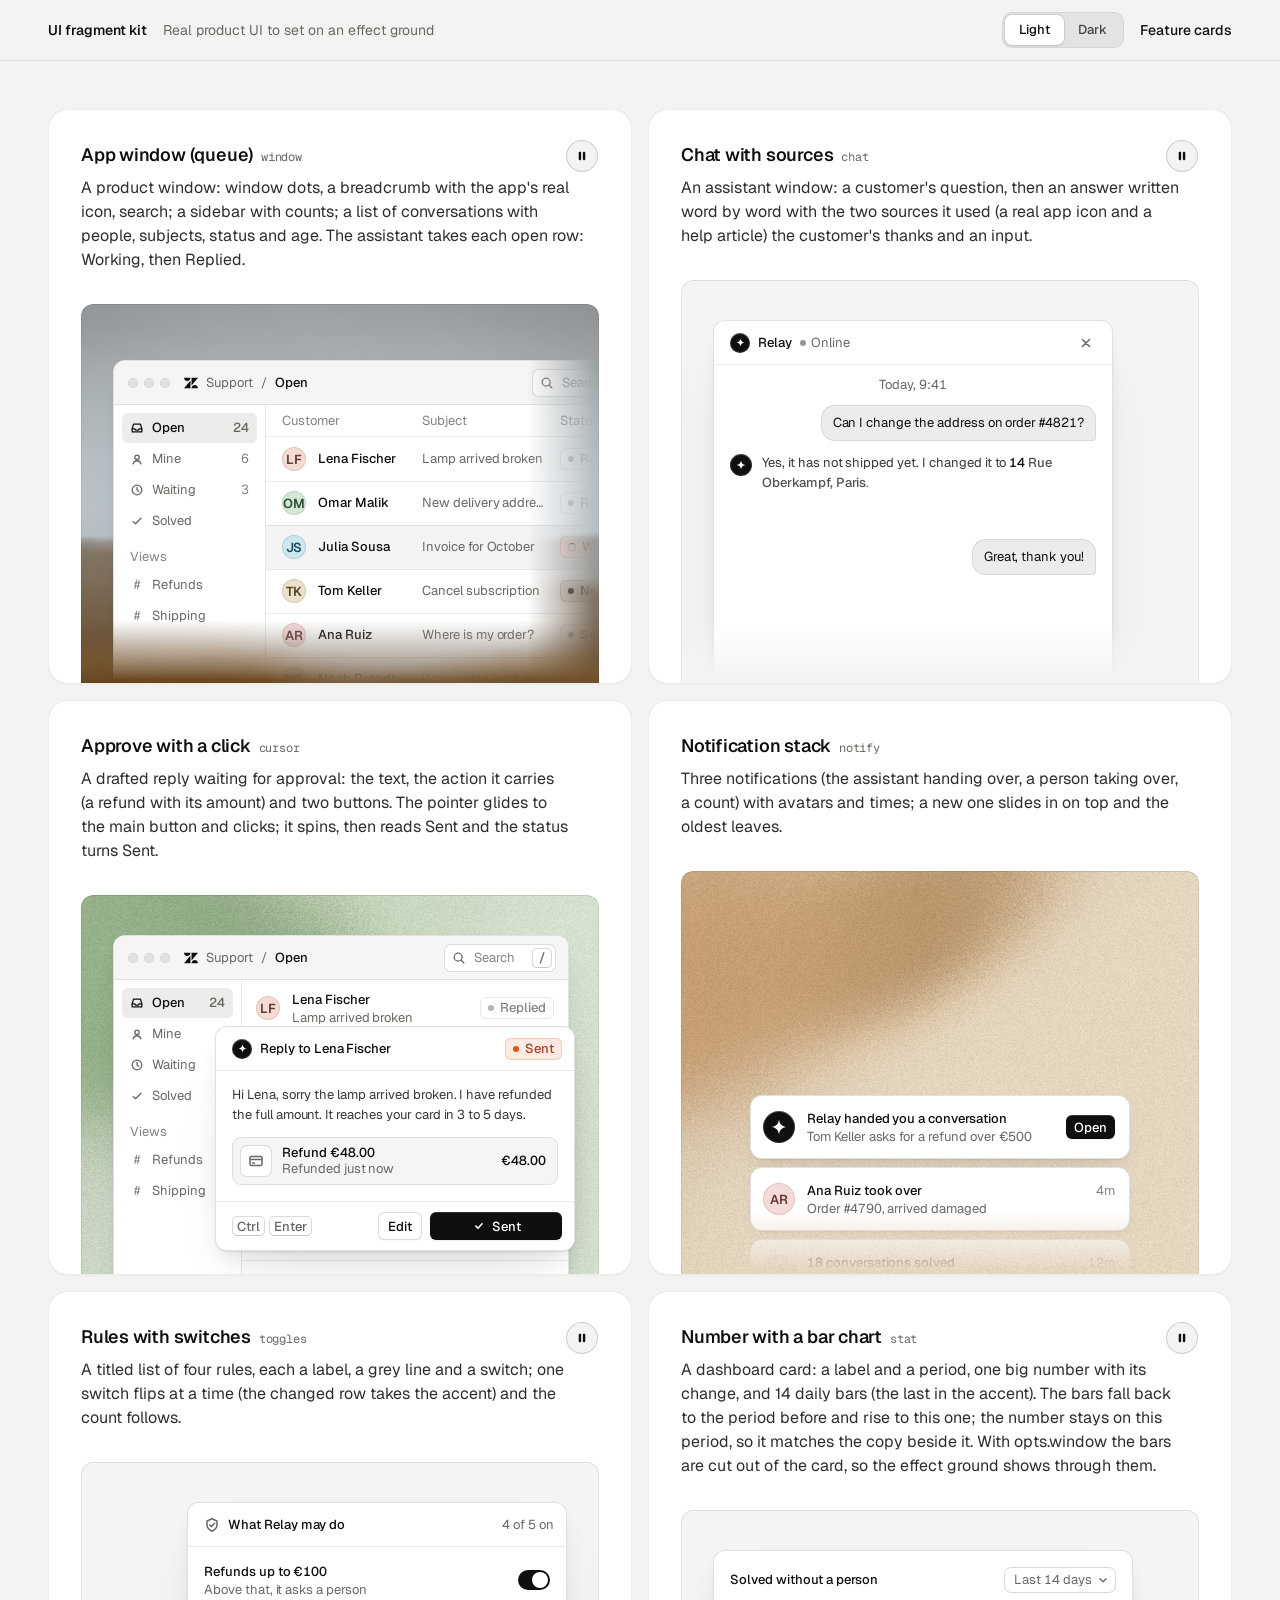
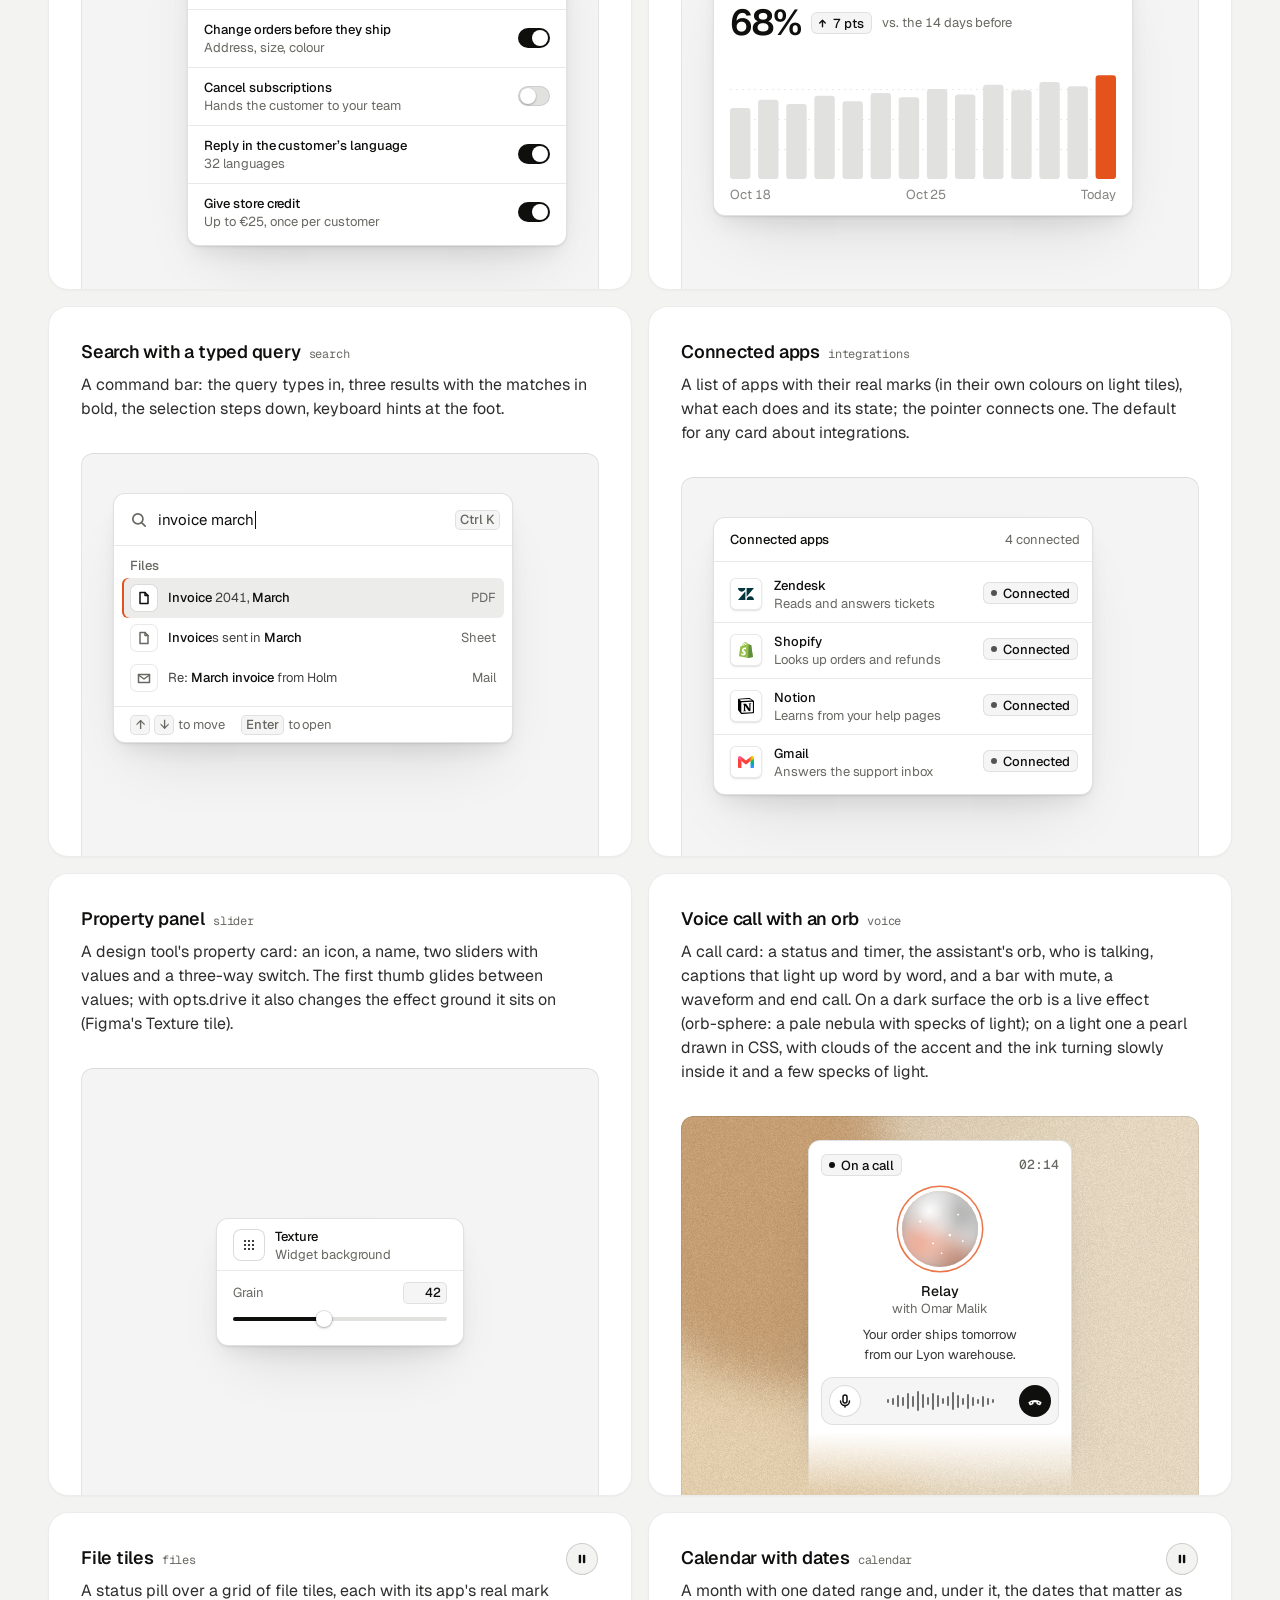
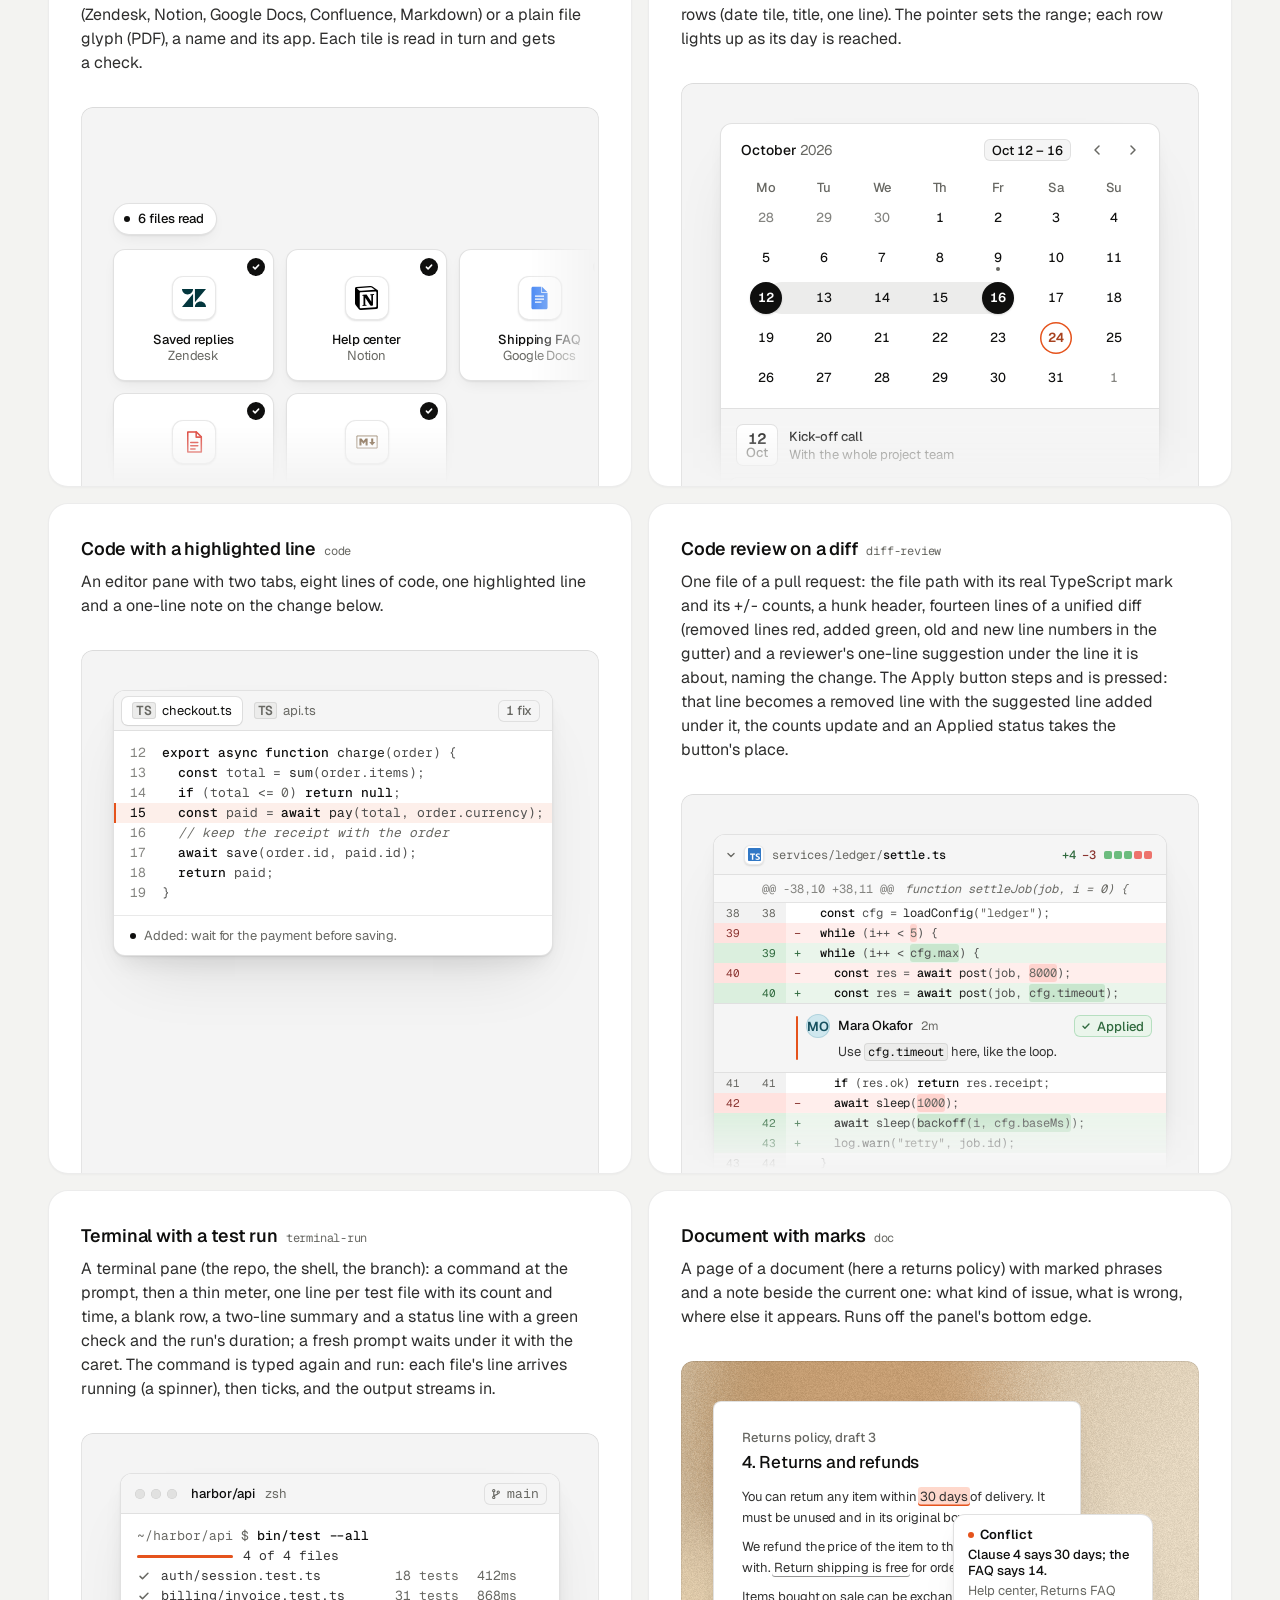
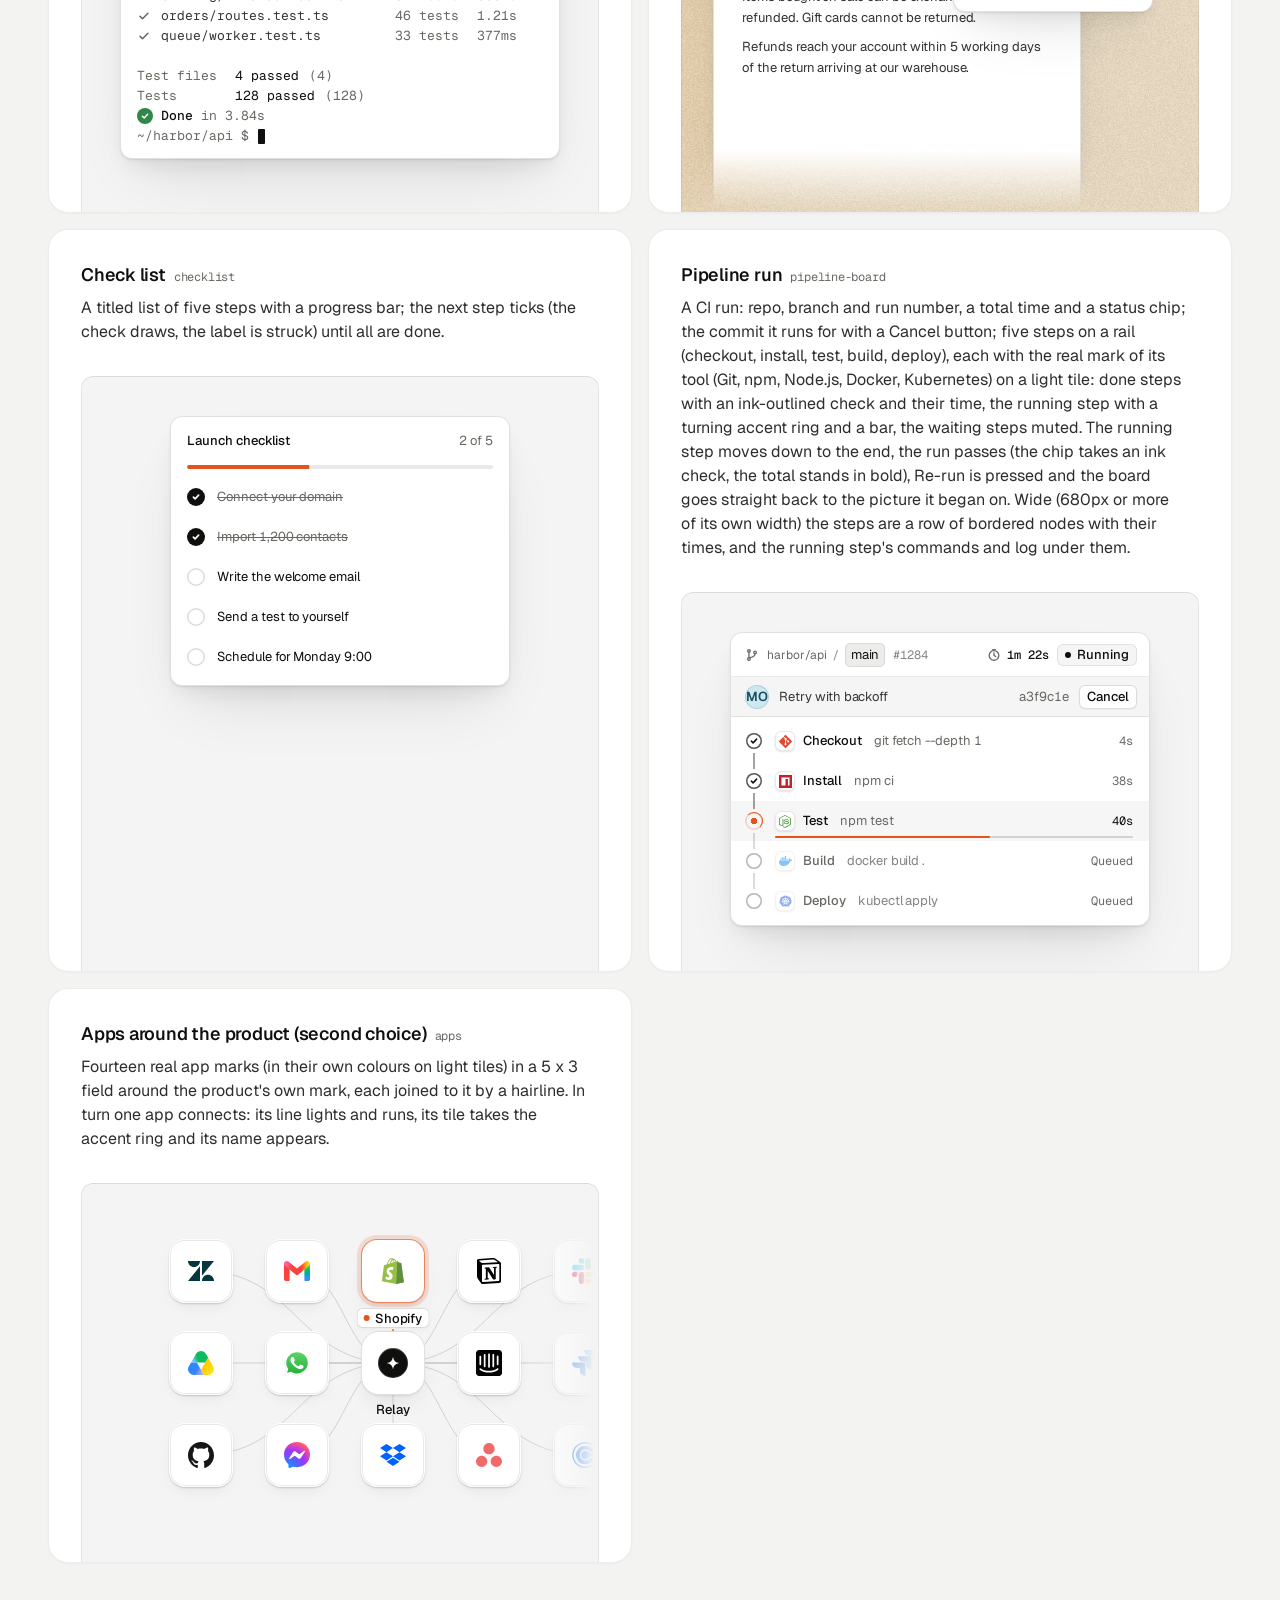
<file: .claude/skills/design-taste-frontend/assets/ui/index.html>
<!doctype html>
<html lang="en" data-theme="light">
<head>
<script>window.__tpGlMax = 16;   /* a gallery shows many live effects at once; a page of a site keeps the default 4 (fx.js) */</script>
<meta charset="utf-8">
<meta name="viewport" content="width=device-width, initial-scale=1">
<title>UI fragment kit</title>
<meta name="description" content="Nineteen pieces of real product UI from the taste-skill kit, each on an effect ground in a feature card.">
<link rel="preconnect" href="https://fonts.googleapis.com">
<link rel="preconnect" href="https://fonts.gstatic.com" crossorigin>
<link href="https://fonts.googleapis.com/css2?family=Geist:wght@300..700&family=Geist+Mono:wght@400;500&display=swap" rel="stylesheet">
<link rel="stylesheet" href="base.css">
<link rel="stylesheet" href="cards.css">
<style>
  :root { --font-text: "Geist", system-ui, sans-serif; --font-display: "Geist", system-ui, sans-serif; --font-mono: "Geist Mono", ui-monospace, monospace; }
  [data-theme="light"] { --bg: #f3f3f1; --card: #ffffff; --ink: #0f0f0e; --muted: #686863; --accent: #e5531c; --accent-ink: #ffffff; --g-bg: #e9e8e4; --g-surface: #f6f5f2; --frag: #ffffff; --warm: #c9a679; }
  [data-theme="dark"] { --bg: #070708; --card: #151517; --ink: #f2f2ef; --muted: #8f9094; --accent: #ff7a3c; --accent-ink: #120c08; --g-bg: #0e0e10; --g-surface: #1b1c1f; --frag: #1c1d20; --warm: #9c9689; }
  * { box-sizing: border-box; }
  html, body { margin: 0; }
  body { font-family: var(--font-text); background: var(--bg); color: var(--ink); -webkit-font-smoothing: antialiased; }
  .panel { --fx-bg: var(--g-bg); --fx-surface: var(--g-surface); --fx-ink: var(--ink); --fx-muted: var(--muted); --fx-accent: var(--hue, var(--warm)); --fx-accent-ink: var(--accent-ink); --calm: var(--g-bg); --p-h: 380px; }
  .top { position: sticky; top: 0; z-index: 20; background: color-mix(in oklab, var(--bg) 86%, transparent); backdrop-filter: blur(14px); -webkit-backdrop-filter: blur(14px); border-bottom: 1px solid color-mix(in oklab, var(--ink) 8%, transparent); }
  .top__in { max-width: 1232px; margin: 0 auto; padding: 0 24px; height: 60px; display: flex; align-items: center; gap: 16px; font-size: 14px; line-height: 20px; }
  .top__in strong { font-weight: 560; }
  .top__in > span { color: var(--muted); }
  .sp { flex: 1; }
  .seg { display: inline-flex; padding: 3px; border-radius: 10px; background: color-mix(in oklab, var(--ink) 6%, var(--bg)); box-shadow: inset 0 0 0 1px color-mix(in oklab, var(--ink) 6%, transparent); }
  .seg button { font: inherit; font-size: 13px; font-weight: 500; border: 0; background: none; color: color-mix(in oklab, var(--ink) 72%, var(--bg)); height: 30px; padding: 0 14px; border-radius: 7px; cursor: pointer; }
  .seg button[aria-pressed="true"] { background: var(--card); color: var(--ink); box-shadow: 0 0 0 1px color-mix(in oklab, var(--ink) 8%, transparent), 0 1px 2px rgb(0 0 0 / .1); }
  .top__in a { color: var(--ink); text-decoration: none; font-weight: 500; }
  main { max-width: 1232px; margin: 0 auto; padding: 48px 24px 96px; }
  .grid { display: grid; grid-template-columns: repeat(2, minmax(0, 1fr)); gap: 16px; }
  .card > h3 code { font: 400 12px/16px var(--font-mono); color: var(--muted); margin-left: 8px; }
  @media (max-width: 860px) { .grid { grid-template-columns: minmax(0, 1fr); } }
  @media (max-width: 600px) { main { padding: 24px 16px 64px; } .top__in { padding: 0 16px; } .top__in > span { display: none; } .panel { --p-h: 340px; } }
</style>
</head>
<body>
<header class="top">
  <div class="top__in">
    <strong>UI fragment kit</strong><span>Real product UI to set on an effect ground</span>
    <span class="sp"></span>
    <div class="seg" role="group" aria-label="Theme"><button type="button" data-mode="light" aria-pressed="true">Light</button><button type="button" data-mode="dark" aria-pressed="false">Dark</button></div>
    <a href="cards.html">Feature cards</a>
  </div>
</header>
<main><div class="grid" id="grid"></div></main>

<script type="module">
  import fx from '../effects/fx.js';
  import ui from './ui.js';
  const index = await fetch('index.json').then(r => r.json());
  // where each one sits, as its meta.json says: anchored at a corner or rising from the bottom and cut by
  // the panel's edge, or whole with 24px or more of ground round it; a fade only where an edge cuts it.
  // Only the compact slider sits in the calm middle (Figma's Texture tile); the cursor dialog is shown
  // where it belongs, over the lower-right edge of a window. [class, fade, style, opts]
  const PLACE = {
    window: ['at-corner', 'stage--fade-br', '--ay:56px'],
    chat: ['at-rise to-edge', 'stage--fade-b'],
    cursor: ['at-over', '', '--bx:24px;--by:24px'],
    notify: ['at-rise fit', 'stage--fade-b', '--ay:calc(100% - 180px);--ay-sm:calc(100% - 180px);--fit-max:380px'],
    toggles: ['at-right', ''],
    stat: ['at-corner', ''],
    search: ['at-corner', ''],
    integrations: ['at-corner', ''],
    slider: ['at-center', '', '', '{"compact":true,"drive":{"param":"grain","min":0.15,"max":0.95}}'],
    voice: ['at-rise to-edge fit', 'stage--fade-b', '--ax:max(24px, 50% - 132px);--ay:24px;--fit-max:264px'],
    files: ['at-corner wide', 'stage--fade-br', '--w:680px;--ay:96px'],
    calendar: ['at-rise fit', 'stage--fade-b', '--fit-max:440px'],
    code: ['at-corner', ''],
    'diff-review': ['at-corner fit', 'stage--fade-b', '--fit-max:480px'],
    'terminal-run': ['at-rise fit', '', '--fit-max:440px'],
    'pipeline-board': ['at-rise fit', '', '--fit-max:420px'],
    doc: ['at-corner to-edge', 'stage--fade-b'],
    checklist: ['at-rise fit', '', '--fit-max:340px'],
    apps: ['at-corner wide', 'stage--fade-br', '--w:560px;--ay:48px'],
  };
  // grounds behind UI are soft lit fields (never a line or dot pattern), on both themes: the bright
  // picture behind dark UI on the dark page, a clear step darker than white UI on the light page
  // the painting stays abstract (a mist over warm sand, level, fully soft) and shows once on the page
  const PAINT = ['painterly-landscape', { blur: 1, brush: 0.35, slope: 0, hillY: 0.3, horizon: 0.62, calm: 0.2, calmX: 0.6, calmY: 0.8, drift: 0, side: 1 }, '{"bg":"#a3b0b6","accent":"#c49a6c"}'];
  const GRAIN = ['grain-gradient', { speed: 0, grainMotion: 0, calm: 0.2, calmX: 0.5, calmY: 0.6, tint: 0.6, contrast: 0.6 }, '{"bg":"#d9ccb7","surface":"#e9e0d2","ink":"#2a2622","muted":"#6f675c","accent":"#a8794a"}'];
  const SKY = [GRAIN[0], GRAIN[1], '{"bg":"#c6d3df","surface":"#d6e0e9","ink":"#25303a","muted":"#5d6873","accent":"#3f6a92"}'];
  const SAGE = [GRAIN[0], GRAIN[1], '{"bg":"#cdd6c6","surface":"#dce3d6","ink":"#262d24","muted":"#5f6a5a","accent":"#6c8e63"}'];
  const GROUND = (m, i) => (m.name === 'slider' ? GRAIN : i === 0 ? PAINT : [GRAIN, SKY, SAGE][i % 3]);
  const q = new URLSearchParams(location.search);
  const grid = document.getElementById('grid');
  grid.innerHTML = index.fragments.map((m, i) => {
    const [at, fade, extra = '', opts = ''] = PLACE[m.name] || ['at-corner', 'stage--fade-br'];
    const [id, params, pal] = GROUND(m, i);
    const w = at === 'at-center' ? '' : ` style="--ax:32px;--ay:40px;${extra}"`;
    const o = opts ? ` data-ui-opts='${opts}'` : '';
    // the cursor is a dialog over a window's edge: the window under it holds still
    const under = m.name === 'cursor' ? `<div class="at-corner" style="--ax:32px;--ay:40px" data-ui-load="window" data-ui-opts='{"compact":true}' data-ui-still></div>` : '';
    return `<article class="card card--row"><h3>${m.title}<code>${m.name}</code></h3><p>${m.shows}</p>
      <div class="panel" data-fx="${id}" data-fx-seed="${(i + 1) * 17}" data-fx-params='${JSON.stringify(params)}' data-fx-palette='${pal}' style="--calm-k:0%">
        <div class="stage ${fade}">${under}<div class="${at}"${w}${o} data-ui-load="${m.name}"></div></div></div></article>`;
  }).join('');
  function setMode(mode) {
    document.documentElement.dataset.theme = mode;
    document.querySelectorAll('.seg button').forEach(b => b.setAttribute('aria-pressed', String(b.dataset.mode === mode)));
  }
  setMode(q.get('mode') === 'dark' ? 'dark' : 'light');
  if (q.has('t')) fx.setClock(+q.get('t'));
  // each ground is drawn once near the screen and kept as a picture (its WebGL context freed), so nineteen
  // panels need one or two contexts, not nineteen
  await Promise.all([ui.loadAll(grid), ui.grounds(grid, fx)]);
  document.documentElement.dataset.ready = '1';
  document.querySelectorAll('.seg button').forEach(b => b.addEventListener('click', async () => {
    setMode(b.dataset.mode);
    for (const el of grid.querySelectorAll('[data-ui]')) el.__ui?.repaint?.();
    await ui.grounds(grid, fx);
  }));
</script>
</body>
</html>
</file>
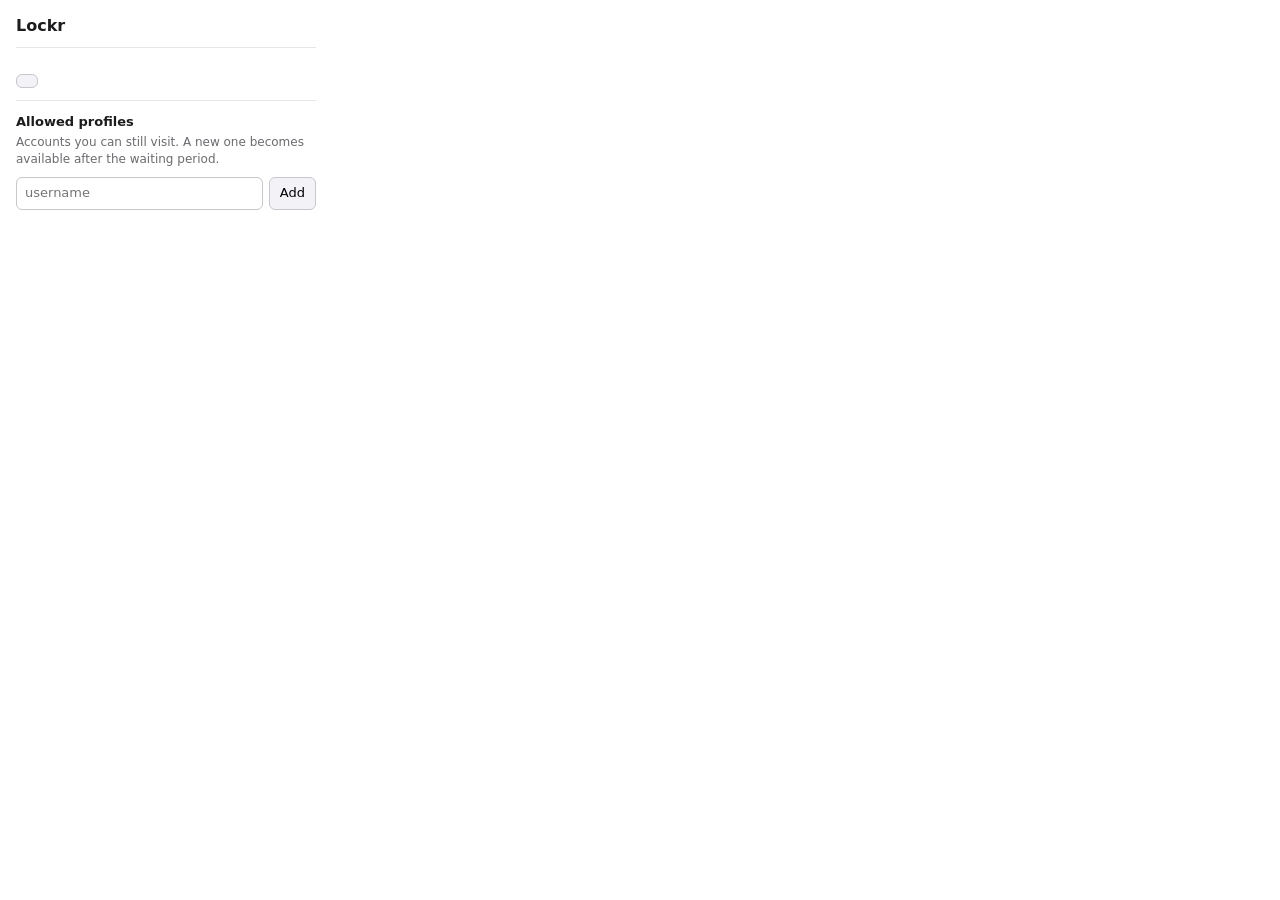
<file: extension/popup/popup.html>
<!doctype html>
<html lang="en">
<head>
  <meta charset="utf-8">
  <link rel="stylesheet" href="popup.css">
</head>
<body>
  <h1>Lockr</h1>

  <section>
    <p id="status" class="status"></p>
    <p id="detail" class="detail"></p>
    <button id="unlock"></button>
  </section>

  <section>
    <h2>Allowed profiles</h2>
    <p class="detail">Accounts you can still visit. A new one becomes available after the waiting period.</p>
    <ul id="profiles"></ul>
    <form id="add">
      <input id="name" placeholder="username" autocomplete="off" spellcheck="false">
      <button type="submit">Add</button>
    </form>
    <p id="error" class="error"></p>
  </section>

  <p id="demo" class="detail"></p>

  <script src="../src/lock.js"></script>
  <script src="../src/policy.js"></script>
  <script src="popup.js"></script>
</body>
</html>
</file>
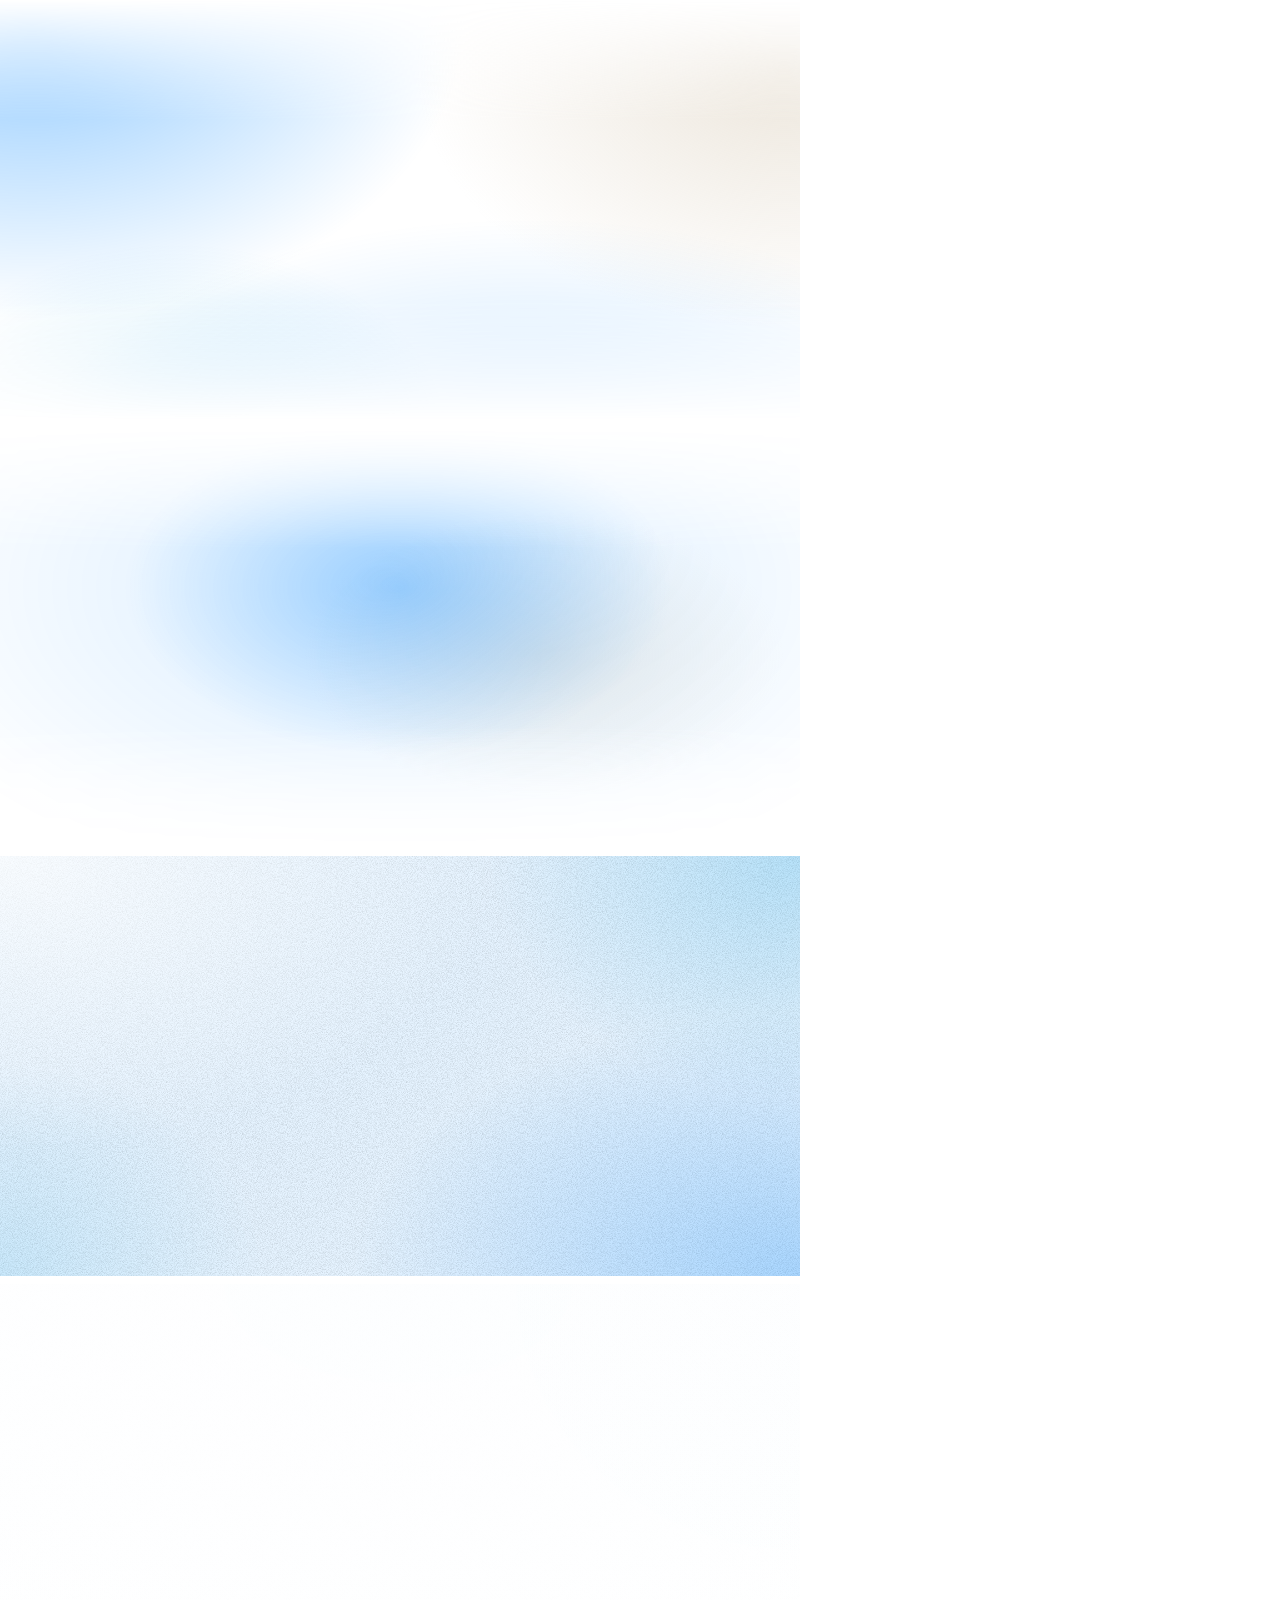
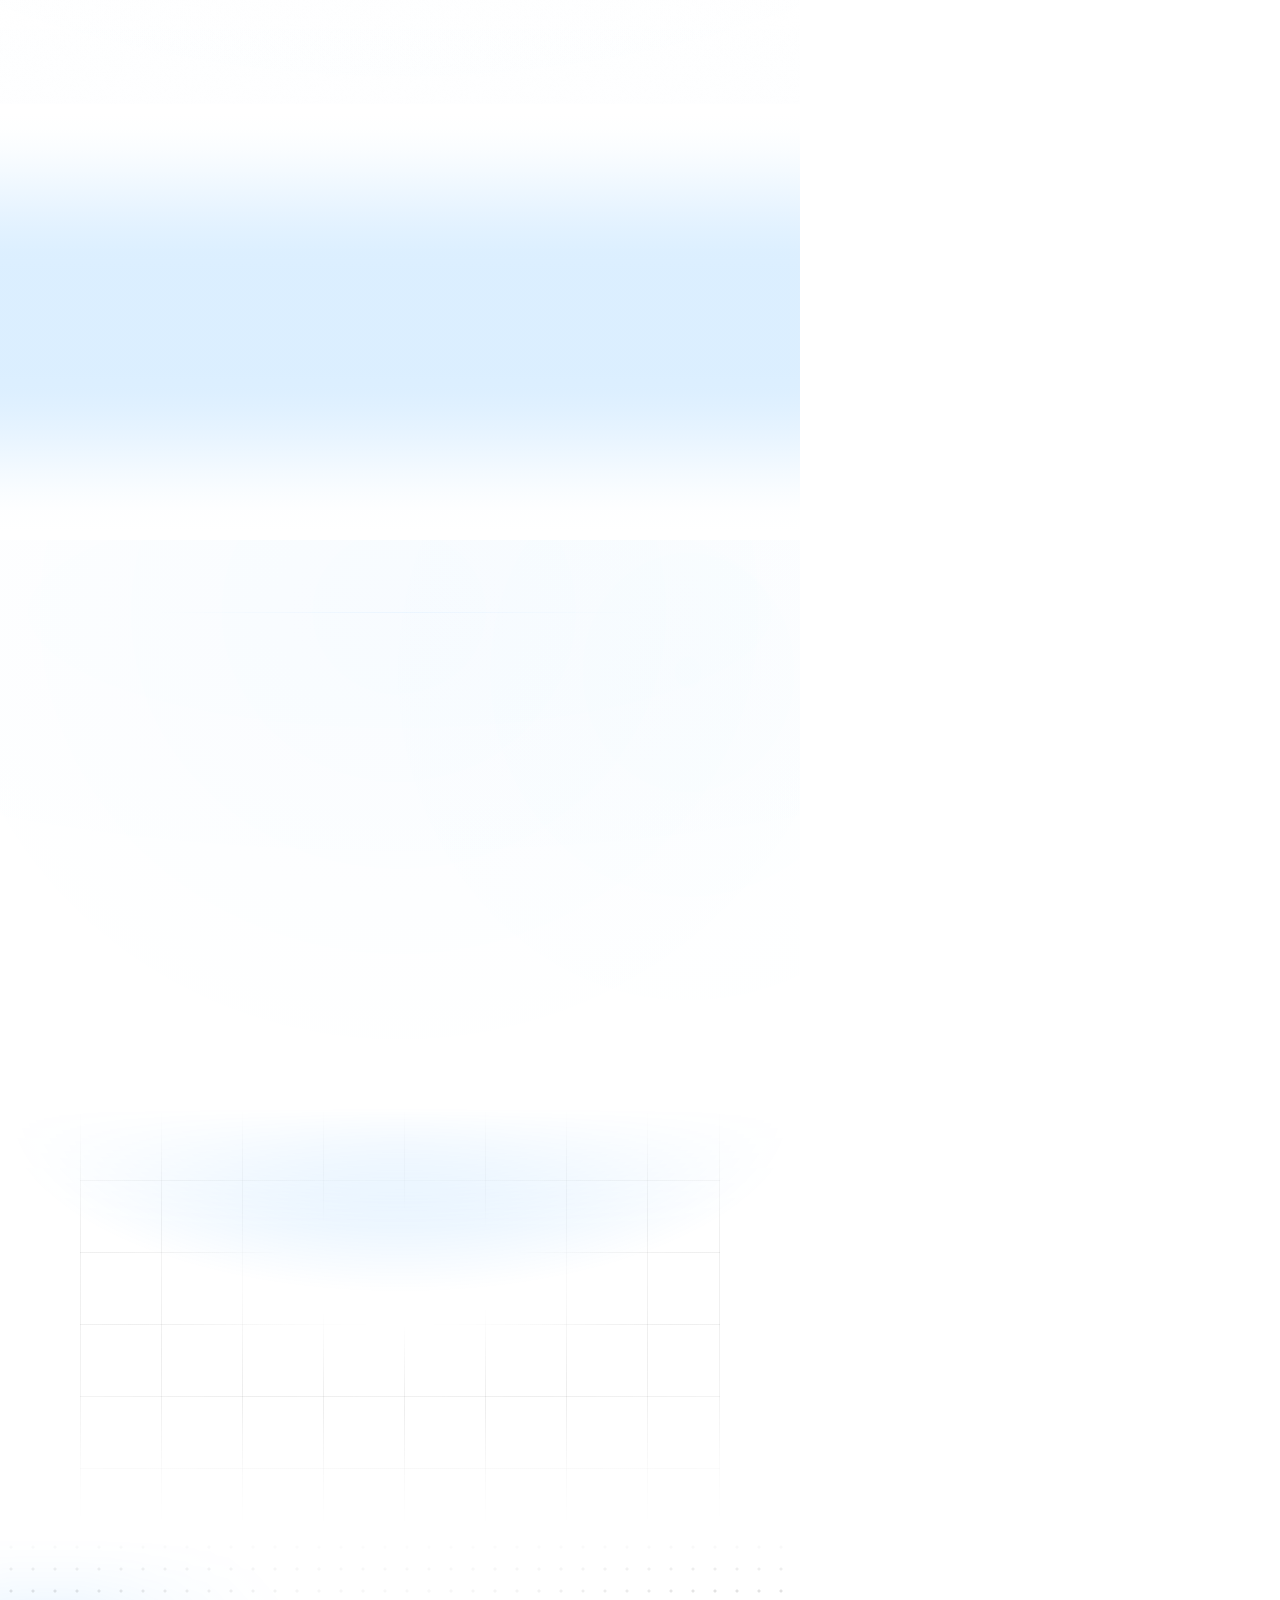
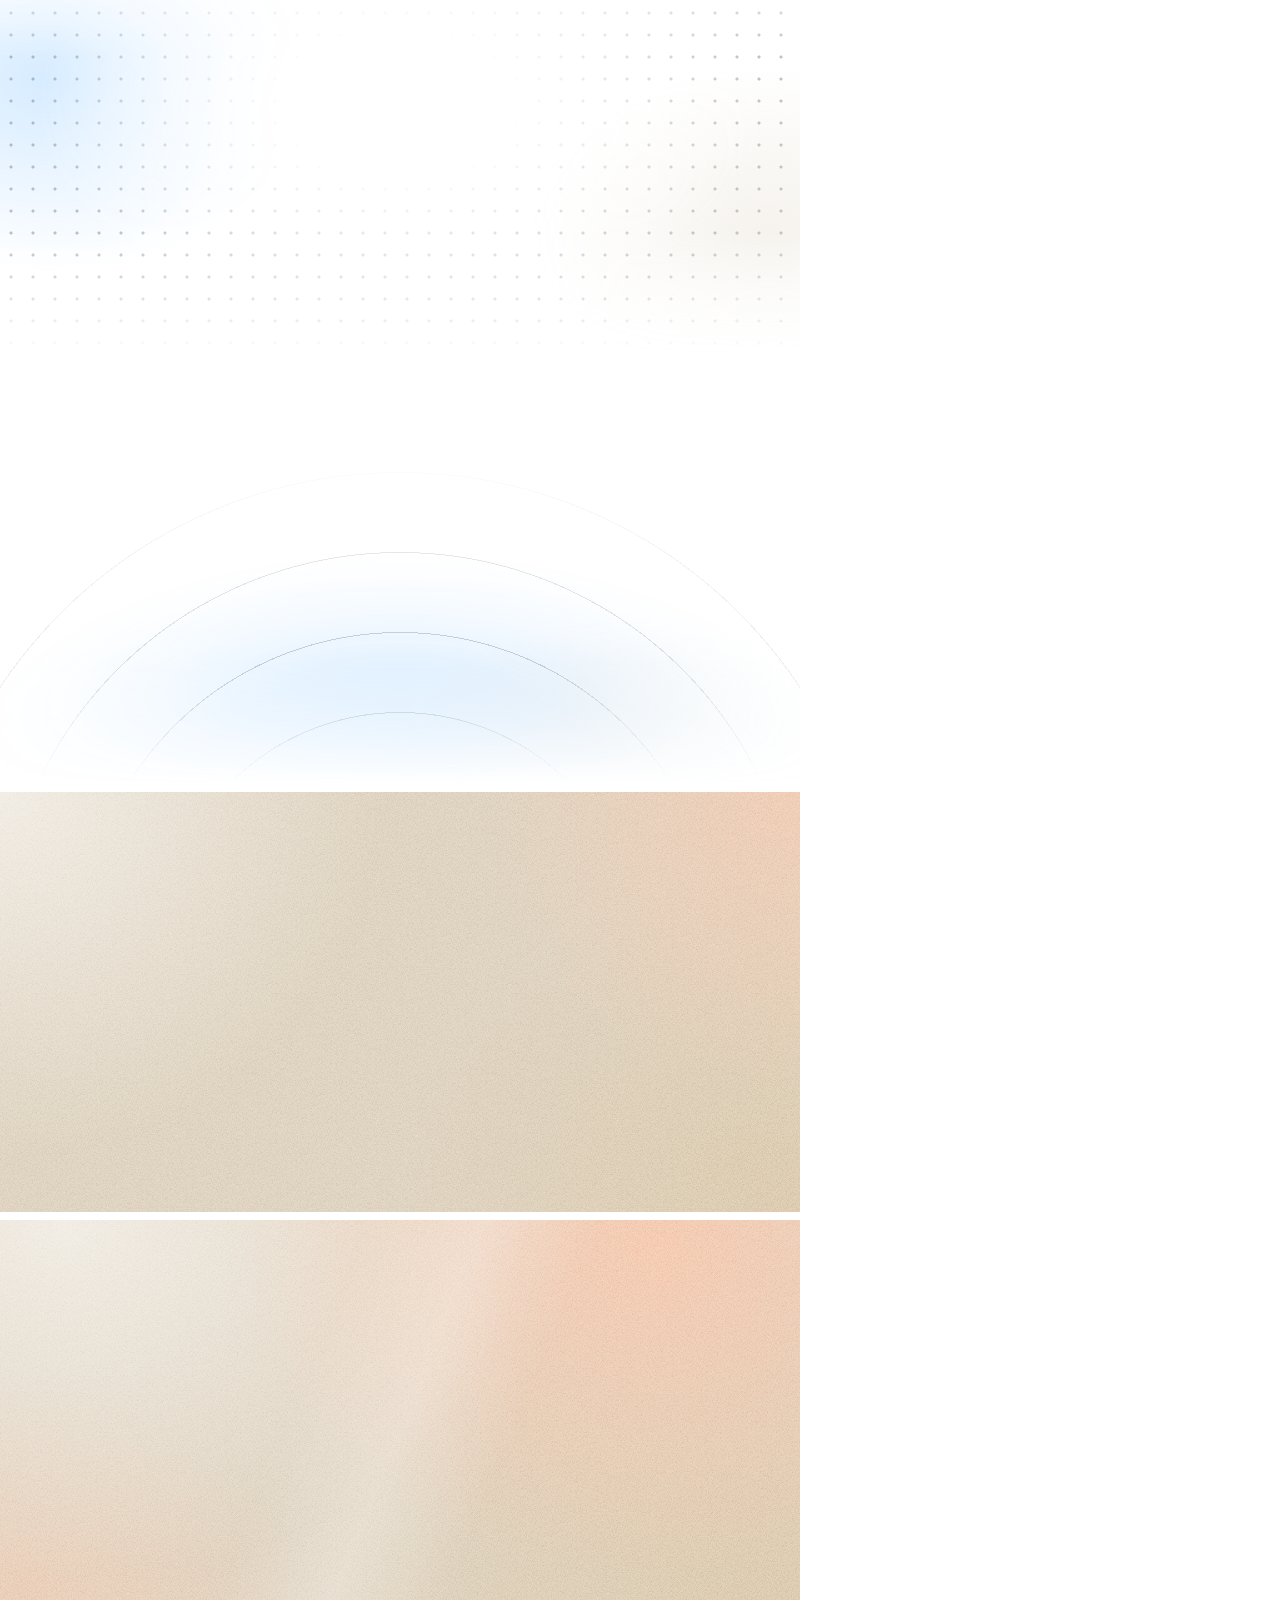
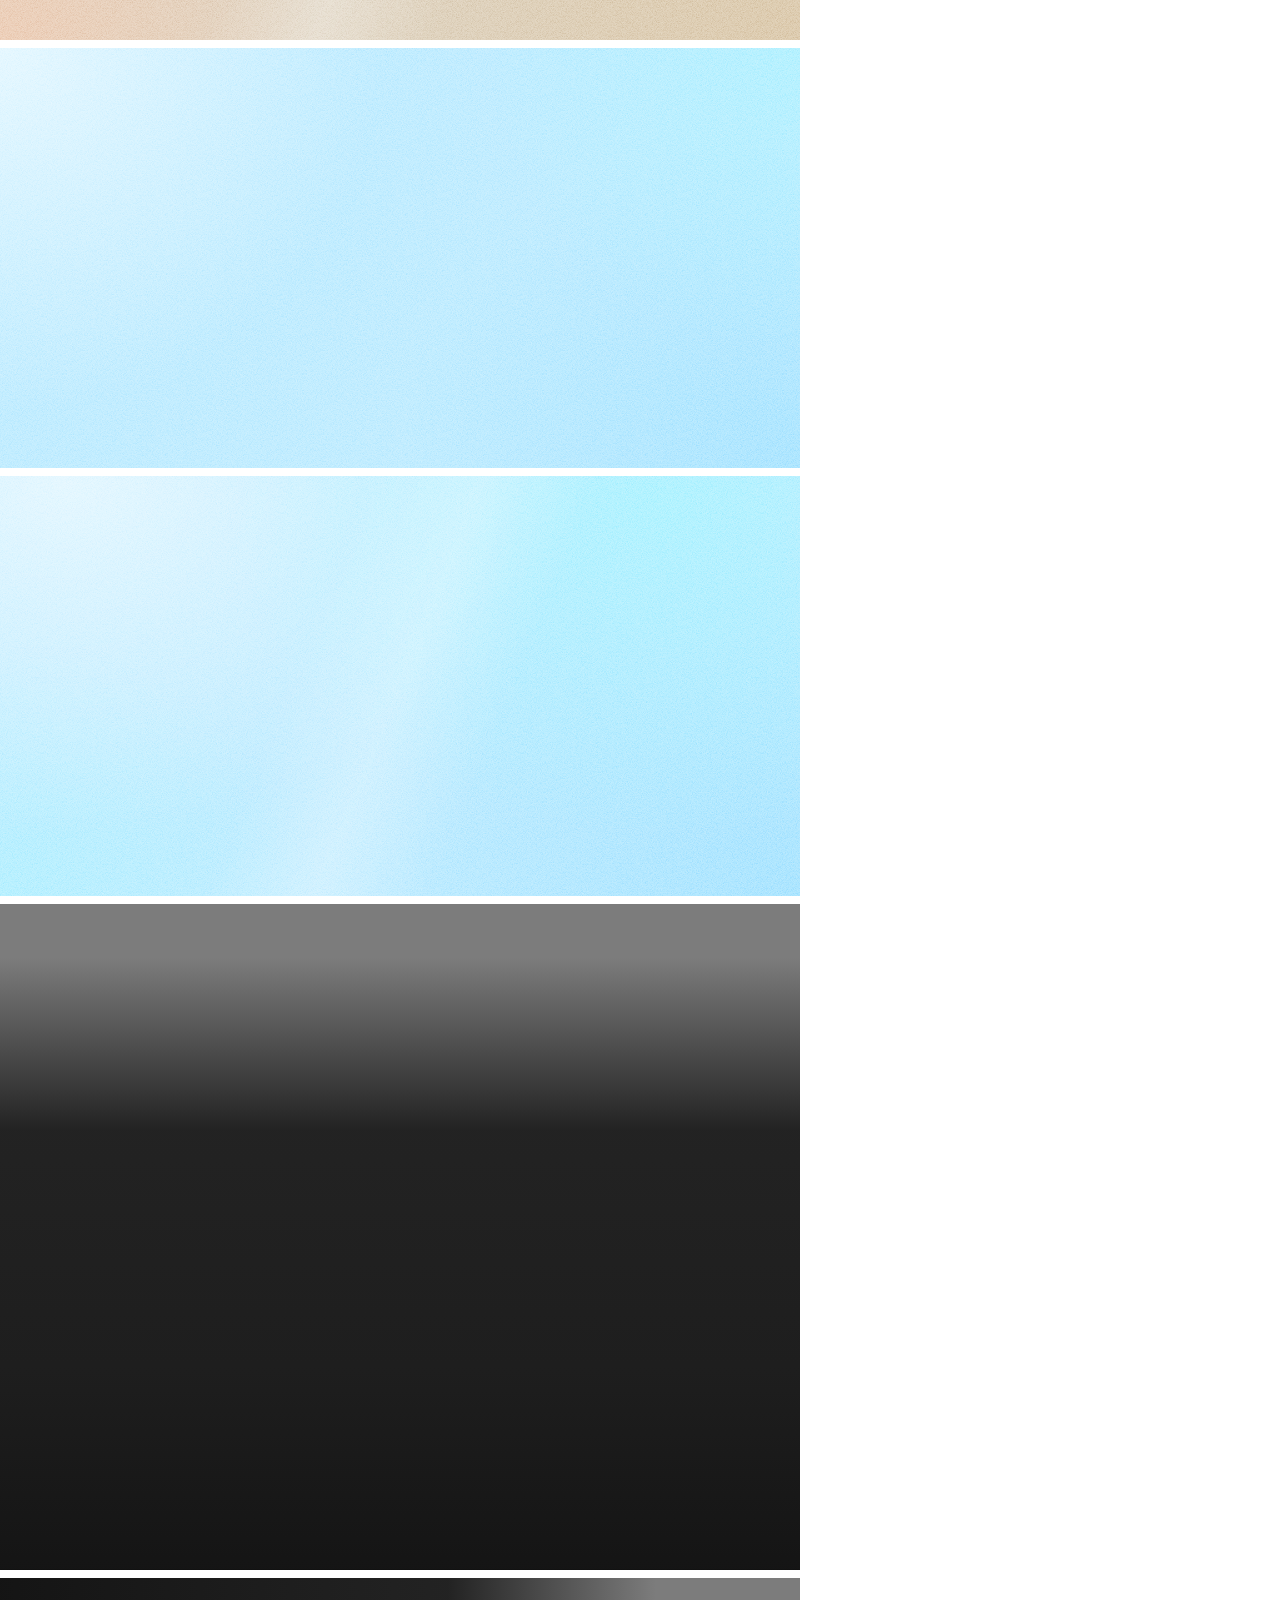
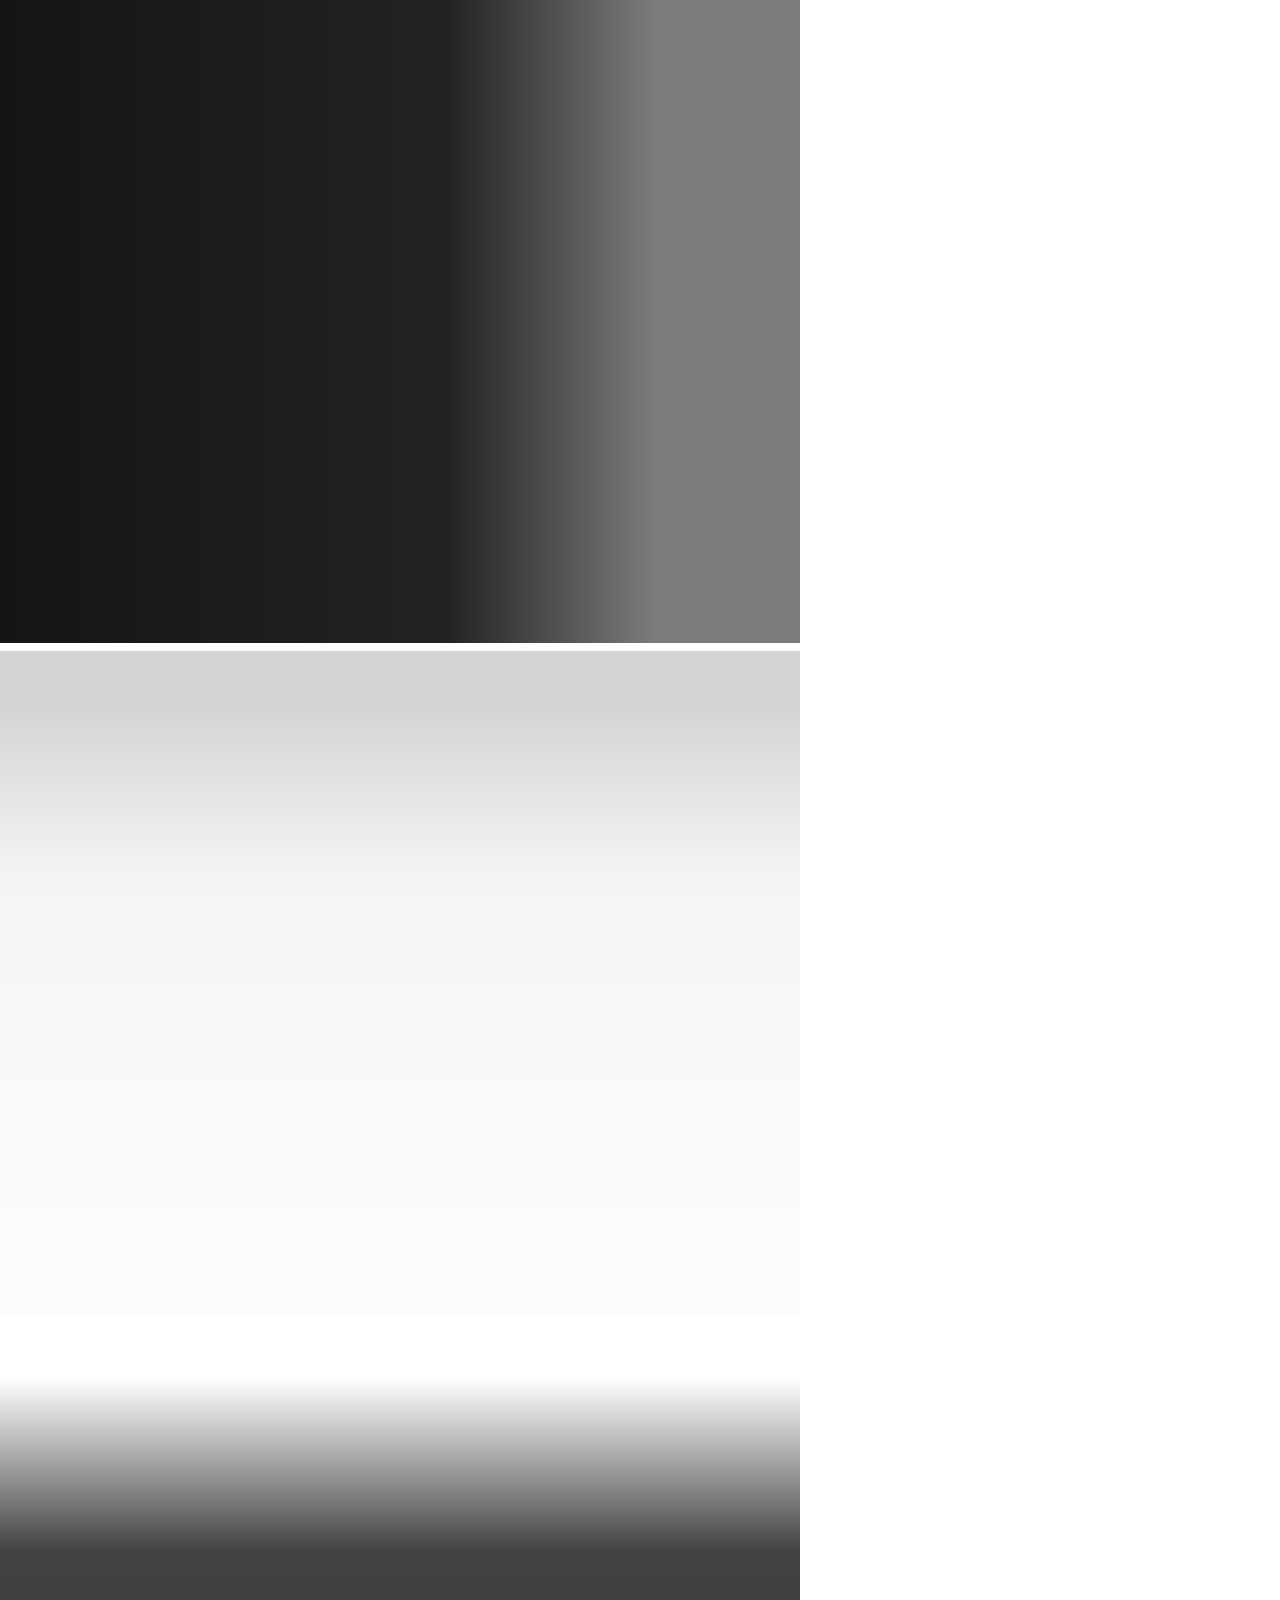
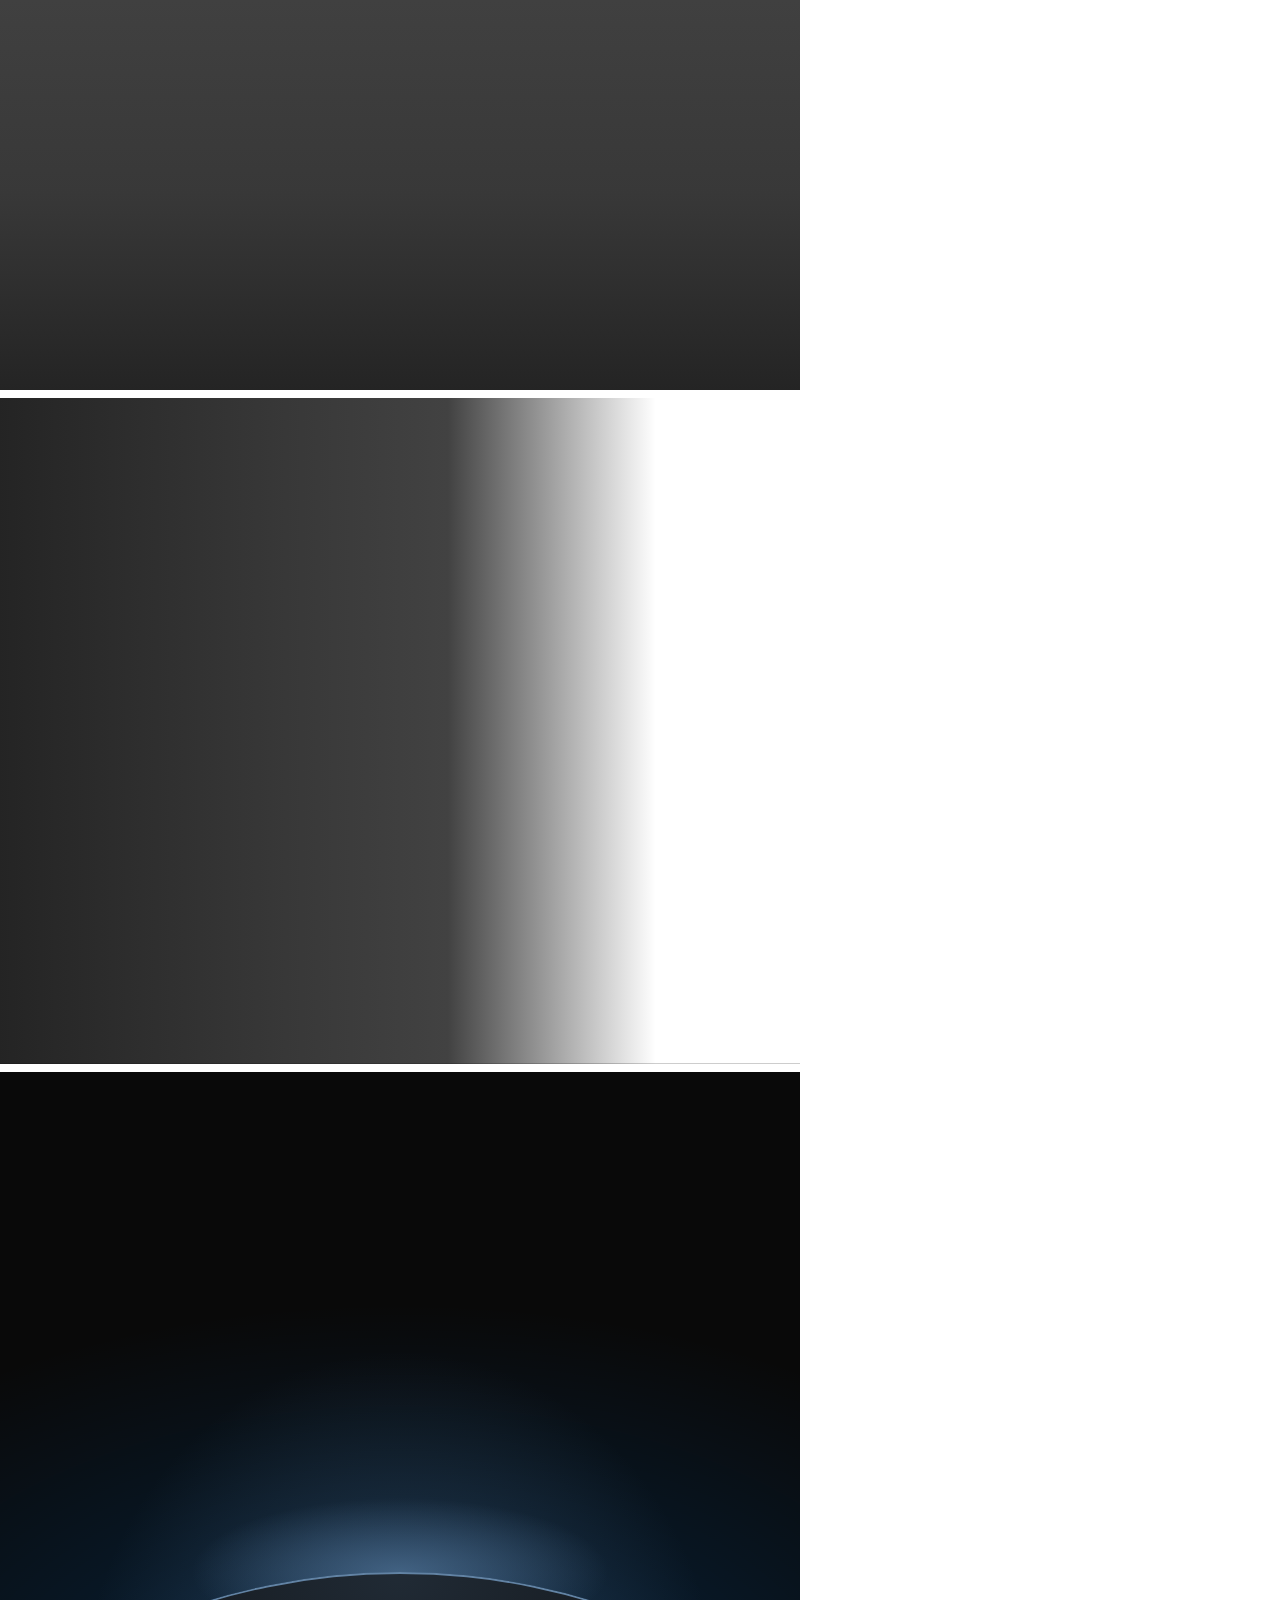
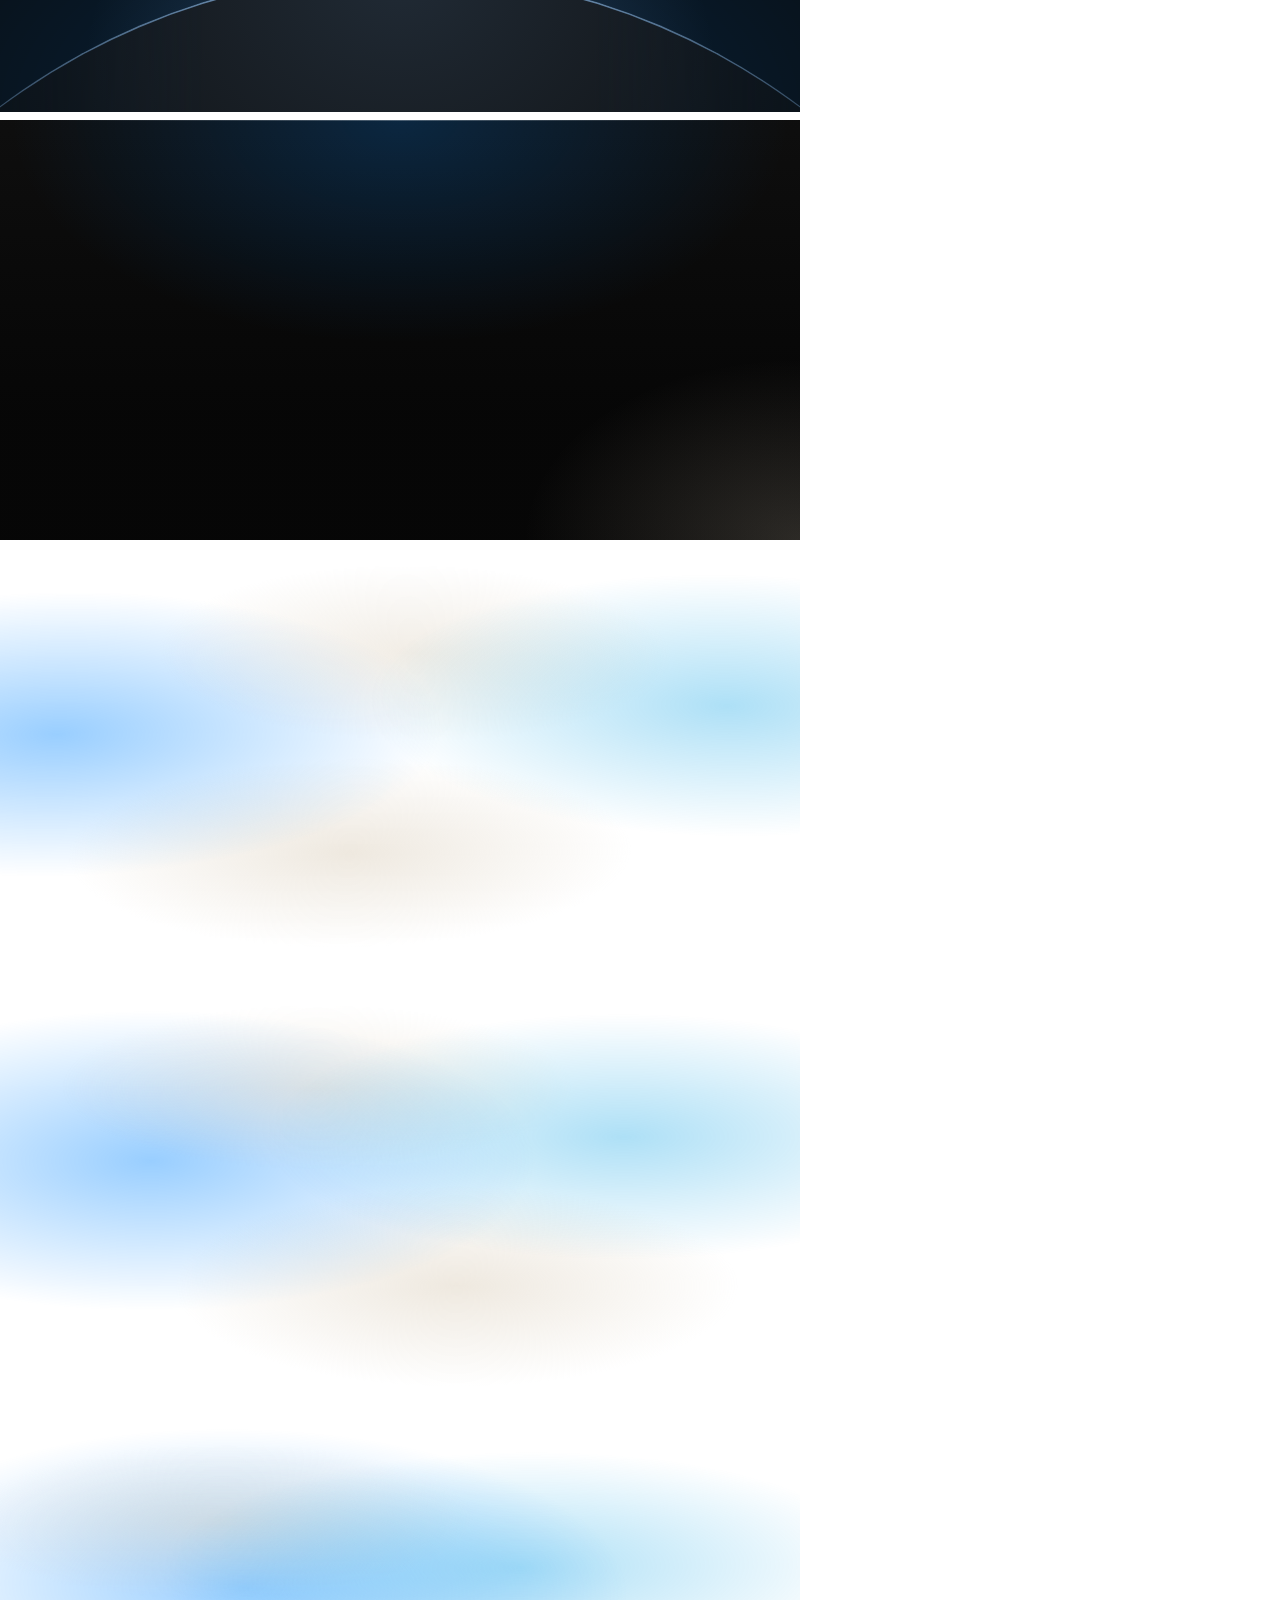
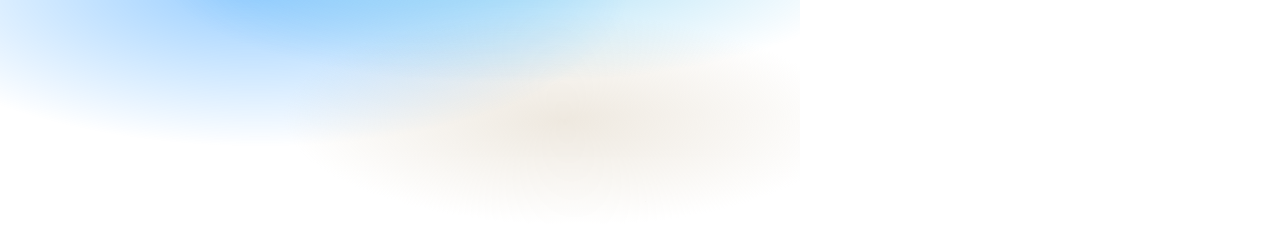
<file: .claude/skills/design-taste-frontend/assets/backgrounds/check.html>
<!doctype html>
<html lang="en" data-ground="sand">
<head>
<meta charset="utf-8">
<title>Backgrounds contrast check</title>
<!-- Every ground in a 800px box, for check.mjs: it sets a palette, screenshots the boxes and measures
     the ink and muted contrast on every pixel of each ground's text zone (index.json). The photograph
     grounds sit on a flat grey picture: #7c7c7c for the dark scrim, #d4d4d4 for the light one; and the worst case of the dark scrim: a white
     picture (white words on it). The light scrim is for pale photographs only. -->
<link rel="stylesheet" href="../system.css">
<link rel="stylesheet" href="backgrounds.css">
<style>body { margin: 0; width: 800px; } .box { width: 800px; margin: 0 0 8px; padding: 24px; font-size: 20px; } .pi, .pm { visibility: hidden; } .pi { color: var(--ink); } .pm { color: var(--muted); }  /* the liquid blobs held at the start, the middle and the end of their drift (the keyframes in backgrounds.css), so the text zone is measured where they stand under it */
  .at-start::before { animation: none; transform: translate3d(-7%, 0, 0) skewX(-7deg) scaleY(.94); } .at-start::after { animation: none; transform: translate3d(8%, 0, 0) skewX(6deg) scaleY(1.04); }
  .at-mid::before { animation: none; transform: translate3d(.5%, 0, 0) skewX(-.5deg) scaleY(.995); } .at-mid::after { animation: none; transform: translate3d(-.5%, 0, 0) scaleY(.98); }
  .at-end::before { animation: none; transform: translate3d(8%, 0, 0) skewX(6deg) scaleY(1.05); } .at-end::after { animation: none; transform: translate3d(-9%, 0, 0) skewX(-6deg) scaleY(.92); }
</style>
<script src="backgrounds.js" defer></script>
</head>
<body>
<div class="bg-mist box" data-g="mist" style="height:420px"><span class="pi">Ink</span> <span class="pm">Muted</span></div>
<div class="bg-halo box" data-g="halo" style="height:420px"><span class="pi">Ink</span> <span class="pm">Muted</span></div>
<div class="bg-grain box" data-g="grain" style="height:420px"><span class="pi">Ink</span> <span class="pm">Muted</span></div>
<div class="bg-paper box" data-g="paper" style="height:420px"><span class="pi">Ink</span> <span class="pm">Muted</span></div>
<div class="bg-dusk box" data-g="dusk" style="height:420px"><span class="pi">Ink</span> <span class="pm">Muted</span></div>
<div class="bg-topglow box" data-g="topglow" style="height:560px"><span class="pi">Ink</span> <span class="pm">Muted</span></div>
<div class="bg-ruled box" data-g="ruled" style="height:420px"><span class="pi">Ink</span> <span class="pm">Muted</span></div>
<div class="bg-dots box" data-g="dots" style="height:420px"><span class="pi">Ink</span> <span class="pm">Muted</span></div>
<div class="bg-arcs box" data-g="arcs" style="height:420px"><span class="pi">Ink</span> <span class="pm">Muted</span></div>
<div class="bg-band box" data-g="band" style="height:420px"><span class="pi">Ink</span> <span class="pm">Muted</span></div>
<div class="bg-field box" data-g="field" style="height:420px"><span class="pi">Ink</span> <span class="pm">Muted</span></div>
<div class="bg-band bg-tint box" data-g="band-tint" style="height:420px"><span class="pi">Ink</span> <span class="pm">Muted</span></div>
<div class="bg-field bg-tint box" data-g="field-tint" style="height:420px"><span class="pi">Ink</span> <span class="pm">Muted</span></div>
<div class="bg-photo box" data-g="photo" style="height:520px;--g-photo:linear-gradient(#7c7c7c,#7c7c7c)"><span class="pi">Ink</span> <span class="pm">Muted</span></div>
<div class="bg-photo bg-photo--left box" data-g="photo-left" style="height:520px;--g-photo:linear-gradient(#7c7c7c,#7c7c7c)"><span class="pi">Ink</span> <span class="pm">Muted</span></div>
<div class="bg-photo bg-photo--light box" data-g="photo-light" style="height:520px;--g-photo:linear-gradient(#d4d4d4,#d4d4d4)"><span class="pi">Ink</span> <span class="pm">Muted</span></div>
<div class="bg-photo box" data-g="photo-white" style="height:520px;--g-photo:linear-gradient(#fff,#fff)"><span class="pi">Ink</span> <span class="pm">Muted</span></div>
<div class="bg-photo bg-photo--left box" data-g="photo-left-white" style="height:520px;--g-photo:linear-gradient(#fff,#fff)"><span class="pi">Ink</span> <span class="pm">Muted</span></div>
<div class="bg-horizon box" data-g="horizon" style="height:640px"><span class="pi">Ink</span> <span class="pm">Muted</span></div>
<div class="bg-deep box" data-g="deep" style="height:420px"><span class="pi">Ink</span> <span class="pm">Muted</span></div>
<div class="bg-liquid box at-start" data-g="liquid" data-no-pause style="height:420px"><span class="pi">Ink</span> <span class="pm">Muted</span></div>
<div class="bg-liquid box at-mid" data-g="liquid-mid" data-no-pause style="height:420px"><span class="pi">Ink</span> <span class="pm">Muted</span></div>
<div class="bg-liquid box at-end" data-g="liquid-end" data-no-pause style="height:420px"><span class="pi">Ink</span> <span class="pm">Muted</span></div>

</body>
</html>
</file>
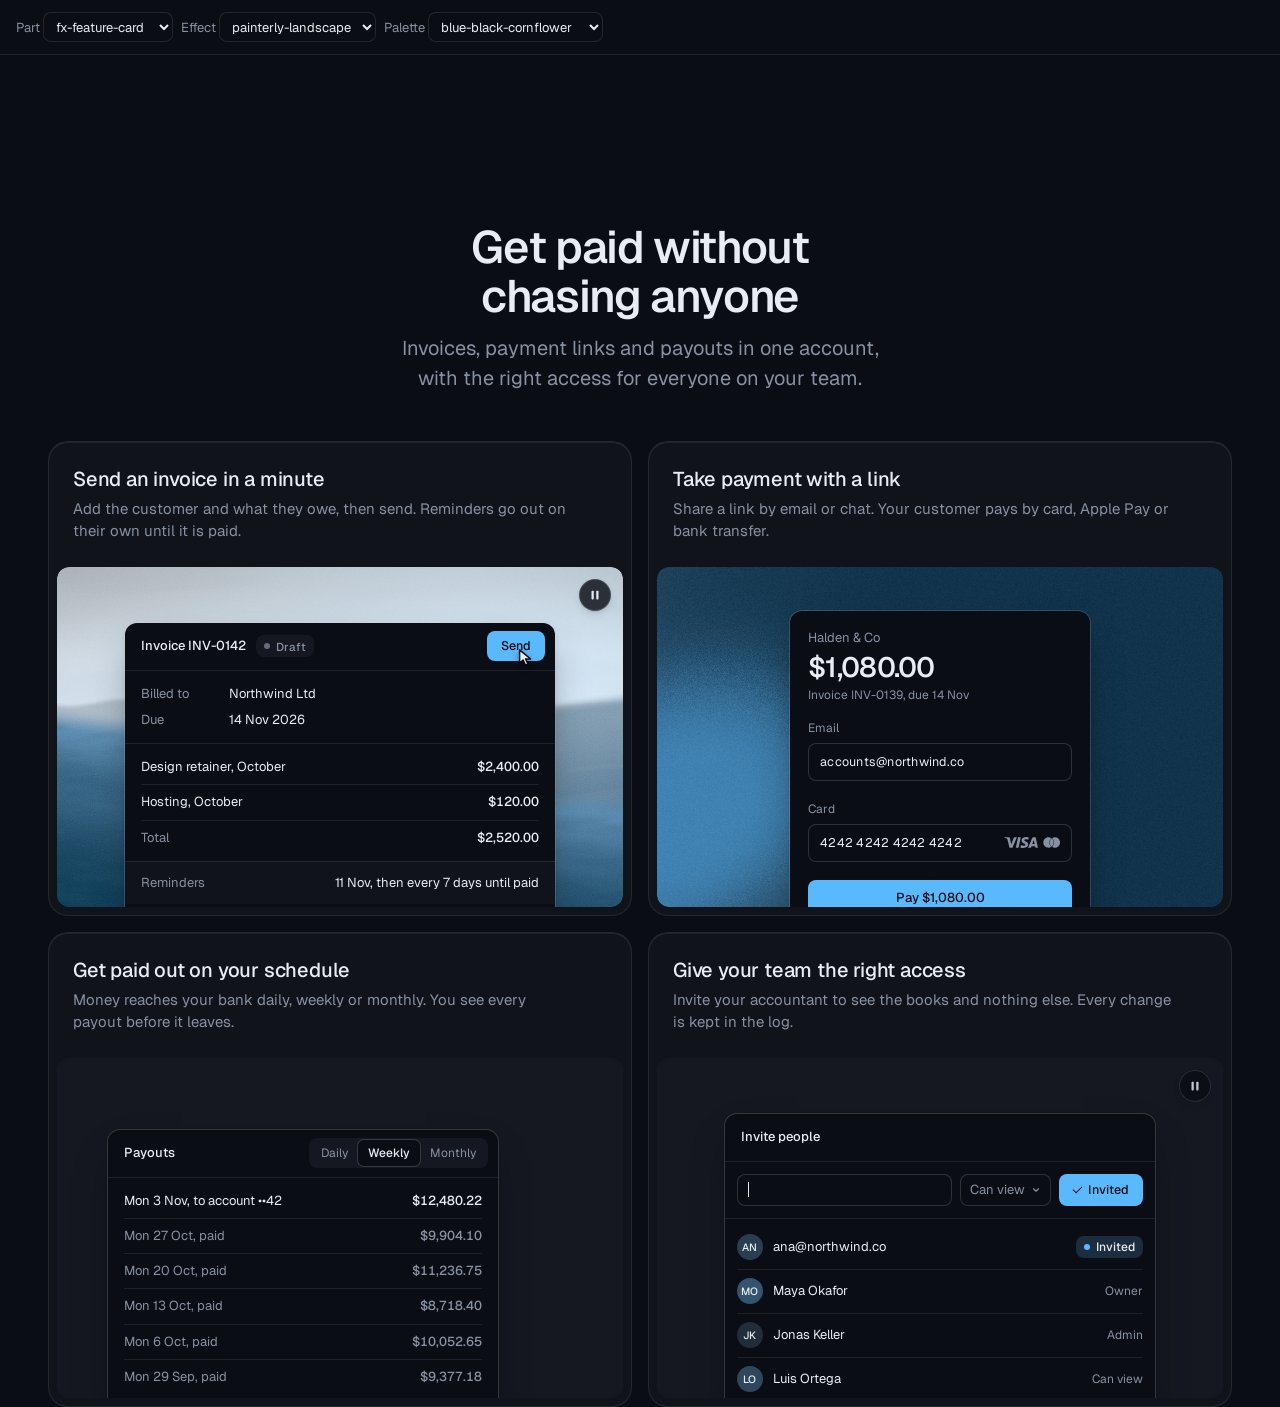
<file: .claude/skills/design-taste-frontend/assets/components/_lab.html>
<!doctype html>
<html lang="en" data-radius="soft">
<head>
<script>window.__tpGlMax = 16;   /* a gallery shows many live effects at once; a page of a site keeps the default 4 (fx.js) */</script>
<meta charset="utf-8">
<meta name="viewport" content="width=device-width, initial-scale=1">
<title>Component lab</title>
<link rel="preconnect" href="https://fonts.googleapis.com">
<link rel="preconnect" href="https://fonts.gstatic.com" crossorigin>
<link href="https://fonts.googleapis.com/css2?family=Geist:wght@100..900&family=Geist+Mono:wght@400..600&display=swap" rel="stylesheet">
<link rel="stylesheet" href="../system.css">
<link rel="stylesheet" href="./base.css">
<style>
  /* one component on its own, with a chosen effect (or object) and palette:
     _lab.html?c=fx-chart&fx=ruled-grounds&palette=white-link-blue&w=640 */
  :root { --font-display: "Geist", system-ui, sans-serif; --font-text: "Geist", system-ui, sans-serif; --font-mono: "Geist Mono", ui-monospace, monospace; --display-weight: 560; --display-tracking: -0.03em; }
  body { min-height: 100vh; margin: 0; }
  .bar { display: flex; flex-wrap: wrap; gap: 8px; align-items: center; padding: 12px 16px; border-bottom: 1px solid var(--line); font: 13px/1.4 var(--font-text); color: var(--muted); }
  .bar select { font: inherit; color: var(--ink); background: var(--bg); border: 1px solid var(--line); border-radius: var(--r-sm); height: 30px; padding: 0 8px; }
  .stage { padding: clamp(16px, 4vw, 48px); margin-inline: auto; }
</style>
</head>
<body>
<div class="bar">
  <label>Part <select id="c"></select></label>
  <label>Effect <select id="fx"></select></label>
  <label>Palette <select id="pal"></select></label>
</div>
<main class="stage" id="stage"></main>
<script type="module">
  import fx from '../effects/fx.js';
  const PARTS = ['fx-feature-card', 'fx-dither-object', 'fx-headline', 'fx-button', 'fx-prompt', 'fx-icon-tiles', 'fx-stat', 'fx-globe', 'fx-map', 'fx-chart', 'fx-bars', 'fx-band', 'fx-spotlight', 'fx-photo', 'fx-avatar', 'fx-search', 'fx-logos', 'fx-tabs', 'fx-pricing', 'fx-progress'];
  const PALETTES = {
    'blue-black-cornflower': { bg: '#0a0d14', surface: '#131824', ink: '#e9edf3', muted: '#8891a1', accent: '#5ab9fc', accentInk: '#0a0d14' },
    'graphite-safety-orange': { bg: '#18191b', surface: '#222427', ink: '#eff0f1', muted: '#9c9ea3', accent: '#ff4a1f', accentInk: '#18191b' },
    'white-link-blue': { bg: '#ffffff', surface: '#f4f4f4', ink: '#111111', muted: '#6b6b6b', accent: '#1a4be0', accentInk: '#ffffff' },
    'moss-sand': { bg: '#ddd6c6', surface: '#d2cab8', ink: '#2a2a26', muted: '#59574e', accent: '#4f6238', accentInk: '#ffffff' },
    'cobalt-field': { bg: '#0034eb', surface: '#002fd6', ink: '#ffffff', muted: '#dfe4f2', accent: '#e9e34a', accentInk: '#111111' },
  };
  const q = new URLSearchParams(location.search);
  const part = PARTS.includes(q.get('c')) ? q.get('c') : PARTS[0];
  const palId = PALETTES[q.get('palette')] ? q.get('palette') : 'blue-black-cornflower';
  const p = PALETTES[palId];
  const s = document.documentElement.style;
  const action = fx.color.contrast(p.accent, p.bg) >= 2.2 ? p.accent : p.ink;
  Object.entries({ '--p-bg': p.bg, '--p-surface': p.surface, '--p-ink': p.ink, '--p-muted': p.muted, '--p-accent': p.accent, '--p-accent-ink': p.accentInk, '--p-action': action, '--p-action-ink': action === p.accent ? p.accentInk : p.bg }).forEach(([k, v]) => s.setProperty(k, v));
  s.colorScheme = fx.color.isDark(p.bg) ? 'dark' : 'light';
  if (q.has('fallback')) fx.config.forceFallback = true;
  // one part at a time: at most 4 live WebGL contexts on this page
  fx.config.maxLive = 4;
  if (q.has('w')) document.getElementById('stage').style.maxWidth = q.get('w') + 'px';

  const base = `./${part}/`;
  const [meta, html, mod] = await Promise.all([fetch(base + 'meta.json').then(r => r.json()), fetch(base + 'component.html').then(r => r.text()), import(base + 'component.js')]);
  const link = Object.assign(document.createElement('link'), { rel: 'stylesheet', href: base + 'component.css' });
  document.head.append(link);
  await new Promise(r => { link.onload = link.onerror = r; });
  const choices = meta.effects?.length ? meta.effects : meta.objects || [];
  const chosen = choices.includes(q.get('fx')) ? q.get('fx') : meta.default;
  const stage = document.getElementById('stage');
  stage.innerHTML = html;
  const root = stage.firstElementChild;
  // the chosen effect goes where the part reads it: data-cx-object, data-cx-fill, or data-cx-effect on the root
  // the dither object: one figure set to the chosen object (one live object, as on a page); no caption under it
  if (meta.objects) {
    const fig = root.matches('[data-cx-object]') ? root : root.querySelector('[data-cx-object]');
    fig.dataset.cxObject = chosen;
    if (q.get('render') === 'studio') fig.dataset.cxRender = 'studio';
    fig.querySelector('.cx-obj__stage').removeAttribute('aria-label');
    fig.style.maxWidth = '720px';
  }
  // without ?fx= the markup keeps its own effects (the feature card mixes a landscape and a grain: setting
  // the default on every panel would paint the grain panel as a landscape too)
  else if (!choices.includes(q.get('fx'))) { /* as written */ }
  else if (root.querySelector('[data-cx-fill]')) root.querySelectorAll('[data-cx-fill]').forEach(el => { el.dataset.cxFill = chosen; });
  else if (root.querySelector('[data-cx-effect]')) root.querySelectorAll('[data-cx-effect]').forEach(el => { el.dataset.cxEffect = chosen; });
  else root.dataset.cxEffect = chosen;
  // the map draws its baked streets; an effect named with ?fx= shows its fallback ground (no map data) instead
  if (part === 'fx-map' && choices.includes(q.get('fx'))) delete root.dataset.cxMap;
  await document.fonts.ready;
  window.__part = mod.default(root);
  setTimeout(() => { document.documentElement.dataset.ready = '1'; }, 1200);

  const fill = (sel, list, cur, key) => {
    const el = document.getElementById(sel);
    el.innerHTML = list.map(v => `<option${v === cur ? ' selected' : ''}>${v}</option>`).join('');
    el.addEventListener('change', () => { q.set(key, el.value); if (key === 'c') q.delete('fx'); location.search = q.toString(); });
  };
  fill('c', PARTS, part, 'c');
  // a part whose default is none (the map's streets, the photograph as it is) lists none first, so the
  // select never shows an effect that is not on
  fill('fx', meta.default === 'none' ? ['none', ...choices] : choices, chosen, 'fx');
  fill('pal', Object.keys(PALETTES), palId, 'palette');
</script>
</body>
</html>
</file>
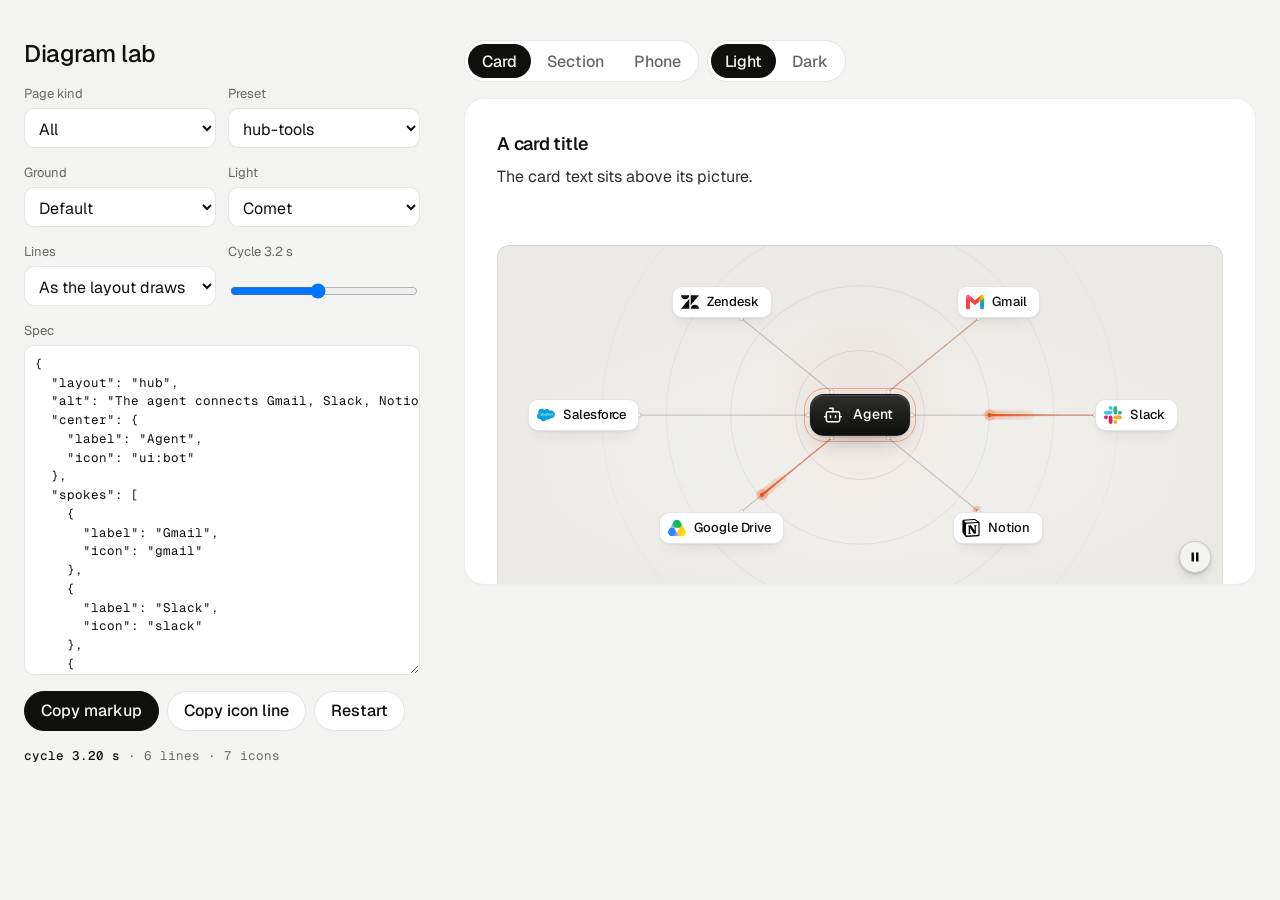
<file: .claude/skills/design-taste-frontend/assets/diagrams/lab.html>
<!doctype html>
<html lang="en">
<head>
<meta charset="utf-8">
<meta name="viewport" content="width=device-width, initial-scale=1">
<title>Diagram lab</title>
<link rel="preconnect" href="https://fonts.googleapis.com">
<link rel="preconnect" href="https://fonts.gstatic.com" crossorigin>
<link href="https://fonts.googleapis.com/css2?family=Geist:wght@300..700&family=Geist+Mono:wght@400;500&display=swap" rel="stylesheet">
<link rel="stylesheet" href="../ui/cards.css">
<link rel="stylesheet" href="diagram.css">
<style>
  /* The builder: pick a preset, change the JSON or the controls, see the card at once, copy the markup. Not part of a page. */
  :root { --font-text: "Geist", system-ui, sans-serif; --font-display: "Geist", system-ui, sans-serif; --font-mono: "Geist Mono", ui-monospace, monospace; }
  [data-theme="light"] { --bg: #f3f3f1; --card: #ffffff; --ink: #0f0f0e; --muted: #686863; --accent: #e5531c; --accent-ink: #ffffff; --frag: #ffffff; --ground-bg: #ebeae6; --ground-accent: #dcd9d0; --line: rgb(0 0 0 / .1); --field: #ffffff; }
  [data-theme="light"][data-accent="blue"] { --accent: #2456e8; }
  [data-theme="light"][data-accent="green"] { --accent: #16825d; }
  [data-theme="dark"] { --bg: #070708; --card: #141416; --ink: #f2f2ef; --muted: #8f9094; --accent: #ff7a3c; --accent-ink: #120c08; --frag: #1c1d20; --ground-bg: #101012; --ground-accent: #232326; --line: rgb(255 255 255 / .12); --field: #101012; }
  [data-theme="dark"][data-accent="white"] { --accent: #f2f2ef; --accent-ink: #0b0b0c; }
  [data-theme="dark"][data-accent="green"] { --accent: #3ccf8e; --accent-ink: #06130d; }
  * { box-sizing: border-box; }
  html, body { margin: 0; }
  body { font-family: var(--font-text); background: var(--bg); color: var(--ink); -webkit-font-smoothing: antialiased; min-height: 100vh; }
  .lab { display: grid; gap: 32px; max-width: 1440px; margin: 0 auto; padding: 32px 24px 64px; }
  .side { display: grid; gap: 16px; align-content: start; min-width: 0; }
  .side h1 { margin: 0; font: 500 24px/1.2 var(--font-display); letter-spacing: -0.02em; }
  .row { display: grid; gap: 6px; }
  .row > label, .row > .lbl { font-size: 13px; color: var(--muted); }
  .two { display: grid; grid-template-columns: 1fr 1fr; gap: 12px; }
  select, textarea, button, input[type=range] { font: inherit; color: inherit; }
  select, textarea { width: 100%; background: var(--field); border: 1px solid var(--line); border-radius: 10px; padding: 9px 10px; }
  select { height: 40px; }
  textarea { min-height: 360px; resize: vertical; font: 400 12.5px/1.5 var(--font-mono); white-space: pre; tab-size: 2; }
  textarea.is-bad { border-color: #c4321c; }
  .btns { display: flex; flex-wrap: wrap; gap: 8px; }
  button.b { height: 40px; padding: 0 16px; border-radius: 999px; border: 1px solid var(--line); background: var(--card); cursor: pointer; font-weight: 500; }
  button.b:hover { border-color: var(--ink); }
  button.b--main { background: var(--ink); color: var(--bg); border-color: var(--ink); }
  .out { font: 400 12.5px/1.5 var(--font-mono); color: var(--muted); overflow-wrap: anywhere; min-height: 1.5em; }
  .out b { color: var(--ink); font-weight: 500; }
  .out .bad { color: #c4321c; }
  .lb-stage { min-width: 0; display: grid; align-content: start; gap: 16px; }
  .lb-stage .card > .panel { --p-h: 340px; }
  .lb-stage .card--wide > .panel { --p-h: 560px; }
  .lb-stage .card--phone { max-width: 390px; }
  .lb-stage .card--phone > .panel { --p-h: 300px; }
  .seg { display: inline-flex; border: 1px solid var(--line); border-radius: 999px; padding: 3px; gap: 2px; background: var(--card); width: fit-content; }
  .seg button { height: 34px; padding: 0 14px; border: 0; background: none; border-radius: 999px; cursor: pointer; font-weight: 500; color: var(--muted); }
  .seg button[aria-pressed="true"] { background: var(--ink); color: var(--bg); }
  @media (min-width: 1024px) { .lab { grid-template-columns: 400px minmax(0, 1fr); gap: 40px; padding-top: 40px; } textarea { min-height: 330px; } .side { position: sticky; top: 24px; max-height: calc(100vh - 48px); overflow: auto; padding-right: 4px; } }
  @media (max-width: 639px) { .lab { padding: 24px 16px 48px; } }
</style>
</head>
<body data-theme="light" data-icon-base="../icons/demo/">
<div class="lab">
  <aside class="side">
    <h1>Diagram lab</h1>
    <div class="two">
      <div class="row"><label for="type">Page kind</label><select id="type"><option value="">All</option><option>software</option><option>tech</option><option>gaming</option><option>product</option><option>service</option></select></div>
      <div class="row"><label for="preset">Preset</label><select id="preset"></select></div>
    </div>
    <div class="two">
      <div class="row"><label for="ground">Ground</label><select id="ground"><option value="">Default</option><option>dots</option><option>rings</option><option>grid</option><option>glow</option><option>glow dots</option><option>glow rings</option><option>none</option></select></div>
      <div class="row"><label for="pulse">Light</label><select id="pulse"><option value="">Comet</option><option>dot</option><option>none</option></select></div>
    </div>
    <div class="two">
      <div class="row"><label for="curve">Lines</label><select id="curve"><option value="">As the layout draws them</option><option>curve</option><option>elbow</option><option>swirl</option></select></div>
      <div class="row"><label for="cycle">Cycle <span id="cycleV">3.2 s</span></label><input id="cycle" type="range" min="2.5" max="4" step="0.1" value="3.2"></div>
    </div>
    <div class="row"><label for="json">Spec</label><textarea id="json" spellcheck="false"></textarea></div>
    <div class="btns">
      <button class="b b--main" id="copy" type="button">Copy markup</button>
      <button class="b" id="copyIcons" type="button">Copy icon line</button>
      <button class="b" id="restart" type="button">Restart</button>
    </div>
    <div class="out" id="info"></div>
  </aside>
  <main class="lb-stage">
    <div class="btns">
      <div class="seg" id="size" role="group" aria-label="Size"><button type="button" data-v="card" aria-pressed="true">Card</button><button type="button" data-v="section" aria-pressed="false">Section</button><button type="button" data-v="phone" aria-pressed="false">Phone</button></div>
      <div class="seg" id="theme" role="group" aria-label="Palette"><button type="button" data-v="light" aria-pressed="true">Light</button><button type="button" data-v="dark" aria-pressed="false">Dark</button></div>
    </div>
    <article class="card card--row" id="card"><h3 id="ct"></h3><p id="cp"></p><div class="panel"><div class="dg" id="dg"></div></div></article>
  </main>
</div>
<script type="module">
  import dg from './diagram.js';
  const $ = id => document.getElementById(id);
  const presets = await dg.presets();
  const base = new URL('../icons/demo/', location.href).href;
  const q = new URLSearchParams(location.search);
  let spec = null, d = null, size = 'card';

  const names = type => Object.keys(presets).filter(k => !type || (presets[k].types || []).includes(type));
  const fillPresets = () => { $('preset').innerHTML = names($('type').value).map(k => `<option>${k}</option>`).join(''); };
  const load = id => { spec = JSON.parse(JSON.stringify(presets[id])); delete spec.types; $('json').value = JSON.stringify(spec, null, 2); sync(); };
  const first = n => (spec.center || spec.core || spec.input || spec.root || spec.left || {}).label || n;

  function iconIds(o, out = new Set()) {
    if (Array.isArray(o)) o.forEach(x => iconIds(x, out));
    else if (o && typeof o === 'object') for (const k in o) { if (k === 'icon' && typeof o[k] === 'string' && !/^text:|[/.]/.test(o[k])) out.add(o[k]); else iconIds(o[k], out); }
    return out;
  }
  function markup() {
    const j = JSON.stringify(spec);
    return /'/.test(j)
      ? `<div class="panel"><div class="dg" data-diagram><script type="application/json">${j}<\/script></div></div>`
      : `<div class="panel"><div class="dg" data-diagram='${j}'></div></div>`;
  }
  function paint() {
    const card = $('card');
    card.classList.toggle('card--wide', size === 'section');
    card.classList.toggle('card--phone', size === 'phone');
    const s = JSON.parse(JSON.stringify(spec));
    if (size === 'section') s.size = 'section';
    $('ct').textContent = 'A card title';
    $('cp').textContent = 'The card text sits above its picture.';
    const el = $('dg');
    d = dg.mount(el, s, { iconBase: base });
    const ids = [...iconIds(spec)];
    setTimeout(() => {
      $('info').innerHTML = `<b>cycle ${d.T ? d.T.toFixed(2) : '-'} s</b> · ${d.E ? d.E.filter(e => e.lit).length : 0} lines · ${ids.length} icons`;
    }, 400);
  }
  function sync() {
    try { spec = JSON.parse($('json').value); $('json').classList.remove('is-bad'); } catch (e) { $('json').classList.add('is-bad'); $('info').innerHTML = `<span class="bad">${e.message}</span>`; return; }
    paint();
  }
  // a control writes into the spec and the textarea
  function setField(path, v) {
    try { spec = JSON.parse($('json').value); } catch { return; }
    const [a, b] = path.split('.');
    if (b) { spec[a] = spec[a] || {}; if (v === '' || v == null) delete spec[a][b]; else spec[a][b] = v; if (!Object.keys(spec[a]).length) delete spec[a]; }
    else if (v === '' || v == null) delete spec[a]; else spec[a] = v;
    $('json').value = JSON.stringify(spec, null, 2);
    sync();
  }
  $('type').onchange = () => { fillPresets(); load($('preset').value); };
  $('preset').onchange = () => { $('ground').value = $('pulse').value = $('curve').value = ''; $('cycle').value = 3.2; $('cycleV').textContent = '3.2 s'; load($('preset').value); };
  $('ground').onchange = () => setField('ground', $('ground').value);
  $('pulse').onchange = () => setField('motion.pulse', $('pulse').value);
  $('curve').onchange = () => setField('curve', $('curve').value);
  $('cycle').oninput = () => { $('cycleV').textContent = (+$('cycle').value).toFixed(1) + ' s'; setField('motion.cycle', +$('cycle').value === 3.2 ? '' : +$('cycle').value); };
  let t0; $('json').oninput = () => { clearTimeout(t0); t0 = setTimeout(sync, 350); };
  $('restart').onclick = () => d && d.restart && d.restart();
  const copy = async (text, btn, label) => { try { await navigator.clipboard.writeText(text); btn.textContent = 'Copied'; } catch { btn.textContent = 'Copy failed'; } setTimeout(() => (btn.textContent = label), 1400); };
  $('copy').onclick = () => copy(markup(), $('copy'), 'Copy markup');
  $('copyIcons').onclick = () => copy(`node <skill>/scripts/icons.mjs fetch ${[...iconIds(spec)].join(' ')} --out assets/icons`, $('copyIcons'), 'Copy icon line');
  for (const [id, key] of [['size', 'size'], ['theme', 'theme']]) {
    $(id).onclick = ev => {
      const b = ev.target.closest('button'); if (!b) return;
      [...$(id).children].forEach(x => x.setAttribute('aria-pressed', String(x === b)));
      if (key === 'size') { size = b.dataset.v; paint(); } else document.body.dataset.theme = b.dataset.v;
    };
  }
  if (q.get('type')) $('type').value = q.get('type');
  fillPresets();
  if (q.get('preset') && presets[q.get('preset')]) $('preset').value = q.get('preset');
  if (q.get('theme') === 'dark') { document.body.dataset.theme = 'dark'; $('theme').children[1].click(); }
  load($('preset').value);
  window.__lab = { get d() { return d; } };
</script>
</body>
</html>
</file>
<file: app/public/assets/system.css>
/*
  taste-skill system.css - the one system for the page. Link it first, then assets/ui/cards.css (the
  feature card, its panel and the fragment placements), then set the palette (--p-*), the fonts and
  the radius set on :root in the page (node scripts/start.mjs prints that block).
  Do not add a second grid, spacing scale, type scale, radius scale, button or card style.
*/

/* ---------------------------------------------------------------- tokens */
:root {
  /* palette (hex only; fx.js reads --bg --surface --ink --muted --accent --accent-ink) */
  --p-bg: #ffffff;
  --p-surface: #f4f4f4;
  --p-ink: #111111;
  --p-muted: #6b6b6b;
  --p-accent: #1a4be0;
  --p-accent-ink: #ffffff;
  --p-action: #1a4be0;      /* buttons, links, focus: the accent, or the ink when the accent is too pale */
  --p-action-ink: #ffffff;
  --p-inv-bg: #111111;
  --p-inv-surface: #1c1c1c;
  --p-inv-ink: #f4f4f4;
  --p-inv-muted: #a3a3a3;
  --p-inv-accent: #ffffff;
  --p-inv-accent-ink: #111111;
  --p-inv-action: #ffffff;
  --p-inv-action-ink: #111111;
  /* the lit ground behind UI and in the closing band (references/cards.md), one per page, tech pages only
     (none on kind other, which is flat): <html data-ground="sand|sky|sage|painting">. system.js gives it to every ground
     that holds UI, on light and dark pages alike; --hue on one panel changes only its accent */
  --ground-bg: #d9ccb7; --ground-surface: #e9e0d2; --ground-ink: #2a2622; --ground-muted: #5a534a; --ground-accent: #a8794a;

  /* fonts */
  --font-display: system-ui, -apple-system, "Segoe UI", sans-serif;
  --font-text: system-ui, -apple-system, "Segoe UI", sans-serif;
  --font-mono: ui-monospace, "SFMono-Regular", Menlo, Consolas, monospace;
  --display-weight: 400;    /* headlines 400; 500 on a tech page (software, gaming, hardware) */
  --display-tracking: -0.025em;

  /* the page rhythm (references/layout-v4.md): one section per screen. The header is fixed and
     --nav tall; every section is padded --padt above and --padb (plus the phone action bar, --bar)
     below, and is exactly one or two screens tall (--h: 1 or 2; --hm on a phone). The hero's words
     start --hgap under the header and its content ends --hpadb above the fold. */
  --nav: 72px;
  --padt: 120px;
  --padb: 72px;
  --hgap: 48px;
  --hpadb: 64px;
  --bar: 0px;
  /* grid: one .wrap (alias .container) for the header, every section and the footer, the same
     --gut on both sides: 1280 wide at x 80-1360 at 1440, 342 at x 24-366 at 390 */
  --container: 1280px;
  --gut: 80px;
  --pad: var(--gut);
  --gutter: 24px;

  /* spacing: 4/8 scale */
  --s-1: 4px;  --s-2: 8px;  --s-3: 12px; --s-4: 16px; --s-5: 24px;
  --s-6: 32px; --s-7: 48px; --s-8: 64px; --s-9: 96px; --s-10: 128px;
  --section: 40px;      /* only a .section outside main (the kit's demo pages); every main > section and
                           footer.closing take --padt and --padb */
  --section-band: 56px; /* the same for an older footer outside footer.closing */
  --head-gap: 48px;     /* the one heading-to-content gap, 32 on a phone (layout.css reads it as --ly-head-gap) */
  --card-pad: 16px;     /* card padding (cards.css sets its own for cards with a panel) */
  --card-gap: 16px;     /* gap between cards */

  /* type scale (the only sizes on the page) */
  --t-label: 13px;
  --t-small: 14px;
  --t-body: 16px;
  --t-lead: 18px;
  --t-card: 18px;
  --t-h3: 24px;
  /* straight lines from the phone size at 390 to the desktop size at 1440 (system.md's table) */
  --t-h2: clamp(30px, 1.72vw + 23.3px, 48px);
  --t-h1: clamp(38px, 3.24vw + 25.4px, 72px);
  /* a big number stays a step under the h2 (VI-11): 38 at 1440, 28 at 390, so it never reads as a
     section heading; a stats row and a price set their own, smaller still */
  --t-stat: clamp(28px, .952vw + 24.29px, 38px);

  /* radius: one scale (soft by default; data-radius on <html> switches it) */
  --r-sm: 8px;  --r-md: 12px; --r-lg: 20px; --r-btn: 8px;

  /* controls (fixed here; a page never adds its own) */
  --btn-h: 44px;
  --btn-h-sm: 36px;
  --nav-h: var(--nav);  /* the older name, kept for the kit's files */
  --icon: 16px;         /* small icons: socials, menu chevrons, mono brand marks */

  /* motion: the one UI ease-out (motion.css --m-ease and ui/base.css --u-ease read it; references/motion.md) */
  --ease: cubic-bezier(.2, .8, .2, 1);
  --dur: 180ms;
}
html[data-radius="sharp"] { --r-sm: 4px; --r-md: 6px;  --r-lg: 8px;  --r-btn: 4px; }
html[data-radius="soft"]  { --r-sm: 8px; --r-md: 12px; --r-lg: 20px; --r-btn: 8px; }
html[data-radius="round"] { --r-sm: 10px; --r-md: 16px; --r-lg: 24px; --r-btn: 999px; }
/* the four lit grounds (references/cards.md); sand is the default above. painting goes with
   painterly-landscape (x.ai's daylight sky over olive hills) */
html[data-ground="sky"]      { --ground-bg: #c6d3df; --ground-surface: #d6e0e9; --ground-ink: #25303a; --ground-muted: #4d5964; --ground-accent: #3f6a92; }
html[data-ground="sage"]     { --ground-bg: #cdd6c6; --ground-surface: #dce3d6; --ground-ink: #262d24; --ground-muted: #535b51; --ground-accent: #6c8e63; }
html[data-ground="painting"] { --ground-bg: #79a8d6; --ground-surface: #a6c4e2; --ground-ink: #16212c; --ground-muted: #273949; --ground-accent: #9c9b3c; }
/* cards.css takes its card and panel radii from this scale */
html[data-radius] .card { --c-r: var(--r-lg); }
html[data-radius] .panel { --p-r: var(--r-md); }

/* a phone: the header 56, the sections padded 96 / 48, the hero's words 40 under the header and its
   content ending 24 above the fold, 24 at both sides, 12 between columns */
@media (max-width: 639px) {
  :root { --nav: 56px; --padt: 96px; --padb: 48px; --hgap: 40px; --hpadb: 24px; --gut: 24px; --gutter: 12px; --card-gap: 12px; --head-gap: 32px; }
}
@media (min-width: 640px) {
  :root { --gut: 48px; --section: 48px; --section-band: 72px; --card-pad: 24px; }
}
@media (min-width: 1024px) {
  :root { --gut: 80px; --section: 56px; --section-band: 96px; --card-gap: 24px;
          --t-lead: 20px; --t-card: 20px; --t-h3: 28px; }
  /* a place (and a local service): the 1200 column at x 120-1320 */
  html[data-type="place"] { --gut: 120px; --container: 1200px; }
}
/* a place (VI-06, ST-96, PH-23): its own smaller type (h1 48/53 and 32/37, h2 32/40 and 24/30, titles
   and the sub-line 20 and 18), the Recipe 3 hero's gap under its photograph (40, 24 on a phone),
   square photographs and cards and 2px buttons, whatever data-radius and data-buttons say */
:root[data-type="place"] {
  --hgap: 40px;
  --t-h1: clamp(32px, 1.524vw + 26.06px, 48px);
  --t-h2: clamp(24px, .762vw + 21px, 32px);
  --t-h3: clamp(20px, .381vw + 18.51px, 24px);
  --r-sm: 2px; --r-md: 0px; --r-lg: 0px; --r-btn: 2px;
}
:root[data-type="place"] :is(h1, .t-h1) { line-height: 1.104; }
:root[data-type="place"] :is(h2, .t-h2) { line-height: 1.25; }
@media (max-width: 639px) {
  :root[data-type="place"] { --hgap: 24px; }
  :root[data-type="place"] :is(h1, .t-h1) { line-height: 1.156; }
}

/* ---------------------------------------------------------------- grounds (at most three) */
:root, .ground-base {
  --bg: var(--p-bg); --surface: var(--p-surface); --ink: var(--p-ink); --muted: var(--p-muted);
  --accent: var(--p-accent); --accent-ink: var(--p-accent-ink); --card: var(--p-surface);
  --action: var(--p-action); --action-ink: var(--p-action-ink);
}
.ground-surface {
  --bg: var(--p-surface); --surface: var(--p-bg); --ink: var(--p-ink); --muted: var(--p-muted);
  --accent: var(--p-accent); --accent-ink: var(--p-accent-ink); --card: var(--p-bg);
  --action: var(--p-action); --action-ink: var(--p-action-ink);
}
.ground-inverse {
  --bg: var(--p-inv-bg); --surface: var(--p-inv-surface); --ink: var(--p-inv-ink); --muted: var(--p-inv-muted);
  --accent: var(--p-inv-accent); --accent-ink: var(--p-inv-accent-ink); --card: var(--p-inv-surface);
  --action: var(--p-inv-action); --action-ink: var(--p-inv-action-ink);
}
:root, .ground-base, .ground-surface, .ground-inverse {
  --line: color-mix(in oklab, var(--ink) 11%, transparent);
  --line-strong: color-mix(in oklab, var(--ink) 20%, transparent);
  /* effects (fx.js) and UI fragments (assets/ui) take the colours of the ground they sit on */
  --fx-bg: var(--bg); --fx-surface: var(--surface); --fx-ink: var(--ink); --fx-muted: var(--muted);
  --fx-accent: var(--accent); --fx-accent-ink: var(--accent-ink);
  --ui-font: var(--font-text); --ui-mono: var(--font-mono); --ui-radius: var(--r-md);
}
.ground-base, .ground-surface, .ground-inverse { background: var(--bg); color: var(--ink); }

/* ---------------------------------------------------------------- base */
*, *::before, *::after { box-sizing: border-box; }
/* an anchor lands on the section's top (the judge's frame): the fixed header covers --nav of its --padt */
html { -webkit-text-size-adjust: 100%; scroll-padding-top: 0; scroll-behavior: auto; margin: 0; }
body {
  margin: 0; background: var(--bg); color: var(--ink);
  font: 400 var(--t-body)/1.55 var(--font-text);
  -webkit-font-smoothing: antialiased; text-rendering: optimizeLegibility; overflow-x: clip;
}
img, svg, video, canvas { display: block; max-width: 100%; }
/* hidden means hidden, also on an img the line above makes a block (a menu tab's photograph, a peek photograph) */
[hidden] { display: none !important; }
img, video { height: auto; }
a { color: inherit; text-decoration: none; }
button { font: inherit; color: inherit; }
h1, h2, h3, h4, p, ul, ol, figure, blockquote { margin: 0; }
ul, ol { padding: 0; list-style: none; }
h1, h2, h3, h4 {
  font-family: var(--font-display); font-weight: var(--display-weight);
  letter-spacing: var(--display-tracking); text-wrap: balance; overflow-wrap: break-word;
  /* a long word (a German compound at 390) breaks at a syllable with a hyphen, in the language of <html lang>;
     only words of 10 letters or more, 4 at least on each side, so a short English heading never breaks */
  hyphens: auto; -webkit-hyphens: auto; hyphenate-limit-chars: 10 4 4;
}
h1, .t-h1 { font-size: var(--t-h1); line-height: 1.04; }
h2, .t-h2 { font-size: var(--t-h2); line-height: 1.1; }
h3, .t-h3 { font-size: var(--t-h3); line-height: 1.2; }
h4, .t-card { font-family: var(--font-text); font-weight: 500; font-size: var(--t-card); line-height: 1.3; letter-spacing: -0.01em; }
p { text-wrap: pretty; }
.t-lead  { font-size: var(--t-lead); line-height: 1.5; }
.t-body  { font-size: var(--t-body); line-height: 1.55; }
.t-small { font-size: var(--t-small); line-height: 1.5; }
.t-label { font-size: var(--t-label); font-weight: 500; line-height: 1.4; letter-spacing: 0.01em; }
.t-stat  { font-family: var(--font-display); font-weight: var(--display-weight); font-size: var(--t-stat);
           line-height: 1; letter-spacing: var(--display-tracking); font-variant-numeric: tabular-nums; }
.muted { color: var(--muted); }
.mono  { font-family: var(--font-mono); }
.measure { max-width: 62ch; }
:focus-visible { outline: 2px solid var(--action); outline-offset: 2px; border-radius: 2px; }
::selection { background: color-mix(in oklab, var(--accent) 30%, transparent); }

/* ---------------------------------------------------------------- grid */
.wrap, .container { width: min(100% - 2 * var(--gut), var(--container)); margin-inline: auto; padding-inline: 0; }
.grid { display: grid; grid-template-columns: repeat(12, minmax(0, 1fr)); column-gap: var(--gutter); row-gap: var(--card-gap); }
.grid > * { min-width: 0; grid-column: 1 / -1; }
.section { padding-block: var(--section); }

/* ---------------------------------------------------------------- one section per screen
   The page is a stack of screens. Framed at scrollY = k x the screen height, a shot shows exactly one
   section: the hero alone on the first screen, every other section (and footer.closing, the close and
   the footer in one) exactly one or two screens tall, its h2 first, --padt under its top. Heights
   and padding do it: no pinning, snapping or script.
     <section class="section" id=".." style="--h: 2">     (2 screens; --hm sets a phone's count alone)
       <div class="wrap"> the h2 first, then the content </div>     (the one in-flow child)
     </section>
   A layer (a full-bleed photograph or ground behind the words) is an <img class="layer" aria-hidden="true">
   beside the .wrap. Content must fit: one screen holds 708px of content at 1440x900 (900 - 120 - 72),
   two hold 1,608 (the second screen's part starts --padt under its top with .g2). From 640 to 1279 a
   section keeps at least its screens and grows past them rather than overlap the next. */
main > :is(section, .section), footer.closing {
  position: relative; box-sizing: border-box;
  height: calc(var(--h, 1) * 100vh); height: calc(var(--h, 1) * 100svh);
  padding: var(--padt) 0 calc(var(--padb) + var(--bar));
}
main > :is(section, .section) > :is(.wrap, .container), footer.closing > .wrap { position: relative; z-index: 1; height: 100%; }
main > :is(section, .section) > :is(.wrap, .container):not(.grid) { display: flex; flex-direction: column; }
/* a .wrap that is the section's grid too (class="wrap grid"): its rows start at the top */
main > :is(section, .section) > :is(.wrap, .container).grid { align-content: start; }
/* .fill: the block that takes what the screen leaves under the heading (a photograph, a frame) */
main > :is(section, .section) > .wrap > .fill { flex: 1 1 0; min-height: 0; }
/* two screens as two groups: row 1 the h2 and the first group, row 2 the rest (no second h2), starting
   --padt under the second screen's top, so the second shot looks like any other section */
main > :is(section, .section).g2, footer.closing.g2 { --h: 2; }
main > :is(section, .section).g2 > :is(.wrap, .container), footer.closing.g2 > .wrap { display: grid; grid-template-rows: minmax(0, 1fr) minmax(0, 1fr); row-gap: calc(var(--padt) + var(--padb) + var(--bar)); }
main > :is(section, .section).g2 > :is(.wrap, .container) > *, footer.closing.g2 > .wrap > * { min-height: 0; align-self: start; }
main > :is(section, .section).g2 > :is(.wrap, .container) > :is(.group, .fill) { align-self: stretch; }
/* a group: one screen's part of a .g2 section (its h2 and first rows, or the rest) */
.group { display: flex; flex-direction: column; min-height: 0; }
/* each screen's card row runs down to that screen's foot (the cards stretch, their panels grow), so
   the second screen of a .g2 is never a short row over an empty ground; both rows end on the same line */
@media (min-width: 1024px) {
  main > :is(section, .section).g2 > .wrap > .grid:last-child,
  main > :is(section, .section).g2 > .wrap > .group > .grid:last-child { align-self: stretch; flex: 1 1 auto; min-height: 0; }
}
.group > .fill { flex: 1 1 0; min-height: 0; }
@media (min-width: 640px) and (max-width: 1279px) {
  main > :is(section, .section):not(.hero, .section--hero), footer.closing {
    height: auto; min-height: calc(var(--h, 1) * 100vh); min-height: calc(var(--h, 1) * 100svh);
  }
  /* the section is a column and its .wrap takes all of it, so a .fill (a photograph, a frame) still
     grows to the section's foot (a min-height percentage would not resolve, leaving it at its least) */
  /* :where() keeps it at no weight, so a page's own phone- or tablet-only hiding (section.desk-only { display: none }) wins */
  :where(main > :is(section, .section):not(.hero, .section--hero), footer.closing) { display: flex; flex-direction: column; }
  main > :is(section, .section):not(.hero, .section--hero) > :is(.wrap, .container), footer.closing > .wrap { flex: 1 0 auto; height: auto; min-height: 0; }
}
/* a phone: lvh (the screen with its bars hidden) for every section but the hero; --hm when stacking
   makes the content taller than the desktop count */
@media (max-width: 639px) {
  /* at least its screens, never less: content a screen cannot hold makes the section taller (the rhythm
     check then asks for --hm: 2 or less content); a fixed height would lay its last rows over the next
     section, the fault the phone shots showed most (a list under the closing heading and its button) */
  main > :is(section, .section):not(.hero, .section--hero), footer.closing {
    height: auto; min-height: calc(var(--hm, var(--h, 1)) * 100vh); min-height: calc(var(--hm, var(--h, 1)) * 100lvh);
  }
  /* one grid row at least the screens tall that grows with the .wrap's content: the .wrap is stretched to
     it, so its .fill and its two groups still share a definite height */
  /* (at no weight, as on the tablet: a page's own section.desk-only { display: none } still hides it) */
  :where(main > :is(section, .section):not(.hero, .section--hero):has(> :is(.wrap, .container)), footer.closing) {
    display: grid; grid-template-columns: minmax(0, 1fr); grid-template-rows: 1fr; grid-auto-rows: auto;
  }
  main > :is(section, .section):not(.hero, .section--hero) > :is(.wrap, .container), footer.closing > .wrap { height: auto; }
  main > :is(section, .section).g2m, footer.closing.g2m { --hm: 2; }
  main > :is(section, .section).g2m > :is(.wrap, .container), footer.closing.g2m > .wrap { display: grid; grid-template-rows: minmax(0, 1fr) minmax(0, 1fr); row-gap: calc(var(--padt) + var(--padb) + var(--bar)); }
  /* stacked in one, the two groups keep the open cards' 32px, so the first group's last panel never meets
     the next card's title */
  main > :is(section, .section).g2:not(.g2m) > :is(.wrap, .container) { display: flex; row-gap: var(--s-6); }
  /* what the two screens leave goes around the second group, so it opens below the header, not on the fold */
  main > :is(section, .section).g2:not(.g2m) > :is(.wrap, .container) > :last-child { margin-block: auto; }
  main > :is(section, .section).g2:not(.g2m) > :is(.wrap, .container) > * { align-self: stretch; }
}
/* a layer: the photograph or ground of a whole section, under its words, edge to edge */
main > :is(section, .section) > :is(img, video, canvas, picture).layer,
footer.closing > :is(img, video, canvas, picture).layer {
  position: absolute; inset: 0; z-index: 0; width: 100%; height: 100%; max-width: none; object-fit: cover; object-position: var(--pos, 50% 50%);
}
main > :is(section, .section) > picture.layer > img { width: 100%; height: 100%; object-fit: cover; }

/* the hero: exactly the first screen, the fixed header over its top. Its words start --hgap under the
   header (--photo adds a full-bleed photograph's height above them on a place); its content ends
   --hpadb above the fold, and nothing of the next section shows, at 1440, 1024, 820 and 390.
     <section class="hero hero--<type>"><div class="wrap"><div class="hero-text"> .. </div>[one strip]</div></section>
   .hero-text holds the whole composition (the words, and the picture or window beside or under them);
   one docked strip (logos, three facts) may follow it, at most 96px, desktop only. */
main > :is(.hero, .section--hero) {
  height: 100vh; height: 100svh; min-height: 0;
  padding: calc(var(--nav) + var(--photo, 0px) + var(--hgap)) 0 calc(var(--hpadb) + var(--bar));
}
:is(.hero, .section--hero) > .wrap { height: 100%; display: grid; grid-template-rows: minmax(0, 1fr) auto; row-gap: var(--s-7); }
:is(.hero, .section--hero) > .wrap > .hero-text { min-height: 0; }
/* a phone: the hero is at least the first screen and grows when a short phone (320x640) cannot hold its
   words, buttons and picture, so nothing of it lies over the next section or under the header */
@media (max-width: 639px) {
  main > :is(.hero, .section--hero) { height: auto; min-height: 100vh; min-height: 100svh; }
  main > :is(.hero, .section--hero):has(> :is(.wrap, .container)) { display: grid; grid-template-columns: minmax(0, 1fr); grid-template-rows: 1fr; grid-auto-rows: auto; }
  main > :is(.hero, .section--hero) > :is(.wrap, .container) { height: auto; }
}
:is(.hero, .section--hero) > .wrap > .hero-strip { grid-row: 2; max-height: 96px; }
@media (max-width: 639px) { :is(.hero, .section--hero) > .wrap > .hero-strip { display: none; } }
.section--hero .section-head { max-width: 860px; }
/* the starter's own hero (hero-split): the words on span-5 top-aligned, the picture on span-6 start-7
   as tall as the hero's content box (at most 716 at 1440x900); a phone stacks words, then the picture
   in what is left */
.hero-text.hero-split { height: 100%; align-items: stretch; }
.hero-split > .hero-copy { align-self: start; }
.hero-split > .hero-visual { position: relative; min-height: 0; height: 100%; }
@media (max-width: 1023px) {
  .hero-text.hero-split { display: flex; flex-direction: column; gap: var(--s-6); }
  .hero-split > .hero-visual { flex: 1 1 0; min-height: 200px; height: auto; }
}
.hero-copy > * + * { margin-top: var(--s-5); }
/* the h1 first in the words' column: its capitals start on the picture's top line, not the line box's
   (the leading above the capitals would put the words about 12px under the photograph's top) */
.hero-copy > h1:first-child { text-box: trim-start cap alphabetic; }
.hero-copy > .btn-row { margin-top: var(--s-6); }
/* three short facts at the foot of the words' column, on the picture's bottom line (no dead space
   under the buttons): <dl class="hero-facts"><div><dt>..</dt><dd>..</dd></div> x3</dl> */
@media (min-width: 1024px) {
  .hero-split > .hero-copy { height: 100%; display: flex; flex-direction: column; }
  .hero-split > .hero-copy > .hero-facts { margin-top: auto; }
}
.hero-facts { display: grid; grid-template-columns: repeat(3, minmax(0, 1fr)); gap: var(--s-5) var(--gutter); margin: 0; }
.hero-facts > div { display: grid; gap: var(--s-1); align-content: start; }
.hero-facts dt { font-size: var(--t-small); color: var(--muted); }
.hero-facts dd { margin: 0; font-weight: 500; }
@media (max-width: 1023px) { .hero-facts { display: none; } }
/* a notice line above the h1 (changed hours, a delivery cut-off): one line with a number, static,
   starting on the left line like the h1 under it */
.hero-notice { font-size: var(--t-small); font-weight: 500; color: var(--ink); }
.hero-notice b, .hero-notice strong { font-weight: 500; color: var(--accent); }
.hero-copy > .hero-notice + h1 { margin-top: var(--s-5); }

/* a phone: open tiles from a row of three or four (rooms, goods, beans) go two-up, an odd last one
   across the row, so a row of three fits one 844px screen (stacked one under another they need two) */
@media (max-width: 639px) {
  .grid > .tile:is(.span-3, .span-4) { grid-column: auto / span 6; }
  .grid > .tile:is(.span-3, .span-4):nth-child(odd of .tile):nth-last-child(1 of .tile) { grid-column: 1 / -1; }
  .grid > .tile:is(.span-3, .span-4) .tile__head { flex-wrap: wrap; gap: 0 var(--s-2); }
}
/* a phone: open cards (words on the ground, the panel under them) stacked one under another keep 32px
   between a panel's foot and the next card's title, so a title never reads as the panel's caption */
@media (max-width: 639px) { .grid:has(> .card--open) { row-gap: var(--s-6); } }
/* a phone stacks a two-screen section's four open tiles into its two screens: their panels take 180px (a wide
   crop), so the h2 and the first two tiles of two lines each end on the first screen and the four inside both,
   not a third of a screen past. A page that sets its group's own --p-h (#features .panel) sets its phone value
   too, as the starter does */
@media (max-width: 639px) { main > :is(section, .section).g2 .card--open > .panel { --p-h: 180px; } }
/* spans: desktop >= 1024. Tablet 640-1023: text cards on span-3 and span-6 go two-up; cards with a
   panel (a visual needs the width; the one exception is a span-6 pair, below)
   and everything else (split text and visuals, span-4 cards, span-5/7/8 blocks) take the full row, so a split stacks and no row is left half empty. Phone < 640: one column. */
@media (min-width: 640px) and (max-width: 1023px) {
  .grid > .card.span-3:not(:has(> .panel)), .grid > .card.span-6:not(:has(> .panel)) { grid-column: auto / span 6; }
  /* the one exception with a panel: a 2x2 (or a pair) of span-6 cards stays two-up from 720px (a panel
     of about 310px and more, wide enough for a kit fragment), so four cards take one or two screens
     at 768-820 instead of a card per row (four stacked panels run past two screens). Split cards and
     every other span keep the full row. Under 720 a card per row. */
  @media (min-width: 720px) {
    .grid > .card.span-6:has(> .panel):not(.card--split) { grid-column: auto / span 6; }
    .grid > .card.span-6:has(> .panel):not(.card--split):nth-child(odd of .card.span-6):nth-last-child(1 of .card.span-6) { grid-column: 1 / -1; }
  }
  /* open tiles (rooms, models, people, a photo pair) go two-up; an odd last one takes the row */
  .grid > .tile:is(.span-3, .span-4, .span-6) { grid-column: auto / span 6; }
  .grid > .tile:is(.span-3, .span-4, .span-6):nth-child(odd of .tile):nth-last-child(1 of .tile) { grid-column: 1 / -1; }
}
@media (min-width: 1024px) {
  .span-2  { grid-column: auto / span 2; }
  .span-3  { grid-column: auto / span 3; }
  .span-4  { grid-column: auto / span 4; }
  .span-5  { grid-column: auto / span 5; }
  .span-6  { grid-column: auto / span 6; }
  .span-7  { grid-column: auto / span 7; }
  .span-8  { grid-column: auto / span 8; }
  .span-9  { grid-column: auto / span 9; }
  .span-10 { grid-column: auto / span 10; }
  .span-12 { grid-column: auto / span 12; }
  .start-1 { grid-column-start: 1; } .start-2 { grid-column-start: 2; } .start-3 { grid-column-start: 3; }
  .start-5 { grid-column-start: 5; } .start-6 { grid-column-start: 6; } .start-7 { grid-column-start: 7; }
  .start-4 { grid-column-start: 4; } .start-8 { grid-column-start: 8; } .start-9 { grid-column-start: 9; }
  .start-10 { grid-column-start: 10; }
  /* a split is top-aligned: the words' first line and the picture's top on one line (never centred
     against each other, never mirrored: text left, the visual right, on every split of the page) */
  .grid--middle, .grid--top { align-items: start; }
}
/* card rows: every card in a row the same height (a plain .grid stretches them) */
.grid:is(.grid--middle, .grid--top) > .card { align-self: stretch; }
/* 1024-1279: a span-4 card's panel would be about 220px wide, too narrow for real UI. Cards with a
   panel on span-4 go two-up, a span-8 one takes the row, and an odd last one takes the row too
   (steps, proof row: two, then one wide; bento: the wide card, then the four small ones two by two) */
@media (min-width: 1024px) and (max-width: 1279px) {
  .grid > .card.span-4:has(> .panel) { grid-column: auto / span 6; }
  .grid > .card.span-8:has(> .panel),
  .grid > .card.span-4:has(> .panel):nth-child(odd of .card.span-4):nth-last-child(1 of .card.span-4) { grid-column: 1 / -1; }
}

/* ---------------------------------------------------------------- section heading */
.section-head { max-width: 760px; margin-bottom: var(--head-gap); display: grid; gap: var(--s-4); }
/* every heading starts on the left line (a centred head among left ones reads as a mistake): the
   old centred head is left-aligned too */
.section-head--center { text-align: left; justify-items: start; }
/* a head row: the h2 (and its line) left, one link or the section's button at the right line */
.section-head--split { max-width: none; display: flex; align-items: end; justify-content: space-between; gap: var(--s-5); flex-wrap: wrap; }
.section-head--split > div { display: grid; gap: var(--s-4); max-width: 760px; }
.section-head p { color: var(--ink); font-size: var(--t-lead); line-height: 1.5; max-width: 60ch; }
.section-head--row { max-width: none; display: flex; align-items: end; justify-content: space-between; gap: var(--s-5); flex-wrap: wrap; }
.section-head--row > div { display: grid; gap: var(--s-4); max-width: 760px; }
/* the hero row (hero-product, hero-cycle): the h1 and its line left, the buttons right, across 1280 */
.section--hero .section-head--row { max-width: none; }

/* ---------------------------------------------------------------- buttons (one pair, a dealt look)
   One pair a page, .btn--primary and .btn--secondary, in the look dealt with the page (sections.md)
   and set once on <html data-buttons>; the markup never changes:
     solid  filled primary, outlined secondary, the radius scale (Figma; the default)
     pill   pills, a chevron after the primary's label, a tinted secondary (x.ai)
     tonal  the radius scale, a tinted secondary with no outline (Linear, Vercel)
     arrow  an arrow after the primary's label; the secondary is a text link with an arrow (Stripe)
     block  near-square corners, 48px tall; the secondary is an underlined text link (shops, hotels) */
.btn {
  display: inline-flex; align-items: center; justify-content: center; gap: var(--s-2);
  height: var(--btn-h); padding: 0 var(--s-5); border-radius: var(--r-btn); border: 1px solid transparent;
  font: 500 var(--t-body)/1 var(--font-text); letter-spacing: 0; white-space: nowrap; cursor: pointer;
  transition: background-color var(--dur) var(--ease), color var(--dur) var(--ease), border-color var(--dur) var(--ease), text-decoration-color var(--dur) var(--ease);
}
.btn--primary { background: var(--action); color: var(--action-ink); }
.btn--primary:hover { background: color-mix(in oklab, var(--action) 86%, var(--ink)); }
/* an inverted primary (the action is the ground's ink: a brand band, a lit ground): its hover steps toward the ground, as the filled one steps toward the ink */
.ground-brand .btn--primary:hover { background: color-mix(in oklab, var(--action) 88%, var(--bg)); }
/* the ground's own colour with a clear border: never grey on grey, readable on an effect too */
.btn--secondary { background: var(--bg); color: var(--ink); border-color: var(--line-strong); }
.btn--secondary:hover { background: color-mix(in oklab, var(--bg) 94%, var(--ink)); border-color: color-mix(in oklab, var(--ink) 35%, transparent); }
.btn--sm { height: var(--btn-h-sm); padding: 0 var(--s-4); font-size: var(--t-small); }
html[data-buttons="pill"] { --r-btn: 999px; }
html[data-buttons="block"] { --r-btn: 2px; --btn-h: 48px; }
html:is([data-buttons="pill"], [data-buttons="tonal"]) .btn--secondary { background: color-mix(in oklab, var(--ink) 8%, var(--bg)); border-color: transparent; }
html:is([data-buttons="pill"], [data-buttons="tonal"]) .btn--secondary:hover { background: color-mix(in oklab, var(--ink) 14%, var(--bg)); border-color: transparent; }
/* arrow and block: the secondary is a text link at the button's height (no box: one button look) */
html:is([data-buttons="arrow"], [data-buttons="block"]) .btn--secondary {
  background: none; border-color: transparent; padding-inline: var(--s-2);
  text-decoration: underline; text-underline-offset: 4px; text-decoration-color: var(--line-strong);   /* the .link look */
}
html:is([data-buttons="arrow"], [data-buttons="block"]) .btn--secondary:hover { background: none; border-color: transparent; text-decoration-color: currentColor; }
/* the glyph after a label: a chevron (pill) or an arrow (arrow), drawn so every font shows the same */
html[data-buttons="pill"] .btn--primary::after,
html[data-buttons="arrow"] :is(.btn--primary, .btn--secondary)::after {
  content: ""; flex: none; width: 12px; height: 12px; margin-right: -2px; background: currentColor;
  -webkit-mask: var(--btn-glyph) center / contain no-repeat; mask: var(--btn-glyph) center / contain no-repeat;
  transition: transform var(--dur) var(--ease);
}
html[data-buttons="pill"] { --btn-glyph: url("data:image/svg+xml,%3Csvg xmlns='http://www.w3.org/2000/svg' viewBox='0 0 12 12'%3E%3Cpath d='M4.5 2.5 8 6l-3.5 3.5' fill='none' stroke='black' stroke-width='1.6' stroke-linecap='round' stroke-linejoin='round'/%3E%3C/svg%3E"); }
html[data-buttons="arrow"] { --btn-glyph: url("data:image/svg+xml,%3Csvg xmlns='http://www.w3.org/2000/svg' viewBox='0 0 12 12'%3E%3Cpath d='M1.5 6h8.5M6.5 2.5 10 6l-3.5 3.5' fill='none' stroke='black' stroke-width='1.5' stroke-linecap='round' stroke-linejoin='round'/%3E%3C/svg%3E"); }
@media (hover: hover) and (pointer: fine) { html:is([data-buttons="pill"], [data-buttons="arrow"]) .btn:hover::after { transform: translateX(3px); } }
.btn:active { transform: translateY(1px) scale(.985); }
.btn--arrow::after { content: "\2192"; transition: transform var(--dur) var(--ease); }
@media (hover: hover) and (pointer: fine) { .btn--arrow:hover::after { transform: translateX(3px); } }
/* the drawn arrow (assets/motion: its stem grows and its head moves 3px on hover), the last child of
   a primary button, a pill or a link: <svg class="m-arrow" viewBox="0 0 12 12" aria-hidden="true">
   <path class="m-arrow__stem" d="M1 6h8"/><path class="m-arrow__head" d="M4.5 2.5 8 6l-3.5 3.5"/></svg>.
   It replaces the dealt glyph, so a button never shows two */
.m-arrow { flex: none; width: 12px; height: 12px; margin-right: -2px; overflow: visible;
           fill: none; stroke: currentColor; stroke-width: 1.6; stroke-linecap: round; stroke-linejoin: round; }
.btn--xl .m-arrow { width: 0.62em; height: 0.62em; stroke-width: 1.4; }
:is(.btn, .link, .pill):has(> .m-arrow)::after { content: none; display: none; }
.btn-row { display: flex; flex-wrap: wrap; gap: var(--s-3); align-items: center; }
.section-head--center .btn-row { justify-content: center; }
/* on the phone every button row stacks full width */
@media (max-width: 639px) {
  .btn-row { flex-direction: column; align-items: stretch; width: 100%; justify-self: stretch; }
  /* full width, the second action is a text link at the button's height under the filled one (an
     outline across the whole screen reads as a rule, a pale fill as a switched-off button) */
  .btn-row > .btn--secondary { background: none; border-color: transparent; text-decoration: underline; text-underline-offset: 4px; text-decoration-color: var(--line-strong); }
  .section-head--split > .btn { width: 100%; }
}
.link { display: inline-flex; align-items: center; gap: var(--s-2); font-weight: 500; color: var(--ink);
        text-decoration: underline; text-decoration-color: var(--line-strong); text-underline-offset: 4px;
        transition: text-decoration-color var(--dur) var(--ease); }
.link:hover { text-decoration-color: currentColor; }
.link::after { content: "\2192"; display: inline-block; text-decoration: none; transition: transform var(--dur) var(--ease); }
@media (hover: hover) and (pointer: fine) { .link:hover::after { transform: translateX(3px); } }
.pill { display: inline-flex; align-items: center; gap: var(--s-2); height: 32px; padding: 0 var(--s-3);
        border-radius: 999px; border: 1px solid var(--line); background: var(--card);
        font-size: var(--t-label); color: var(--ink); }
.pill .muted { color: var(--muted); }

/* ---------------------------------------------------------------- card (one style) */
.card {
  display: flex; flex-direction: column; gap: var(--s-2); min-width: 0;
  background: var(--card); border: 1px solid var(--line); border-radius: var(--r-lg); padding: var(--card-pad);
}
/* small titles in the text face: a display face at 20px (a condensed or hairline serif) reads smaller than the body */
.card > h3, .card > h4, .card--plan h3 { font-family: var(--font-text); font-weight: 500; font-size: var(--t-card); line-height: 1.3; letter-spacing: -0.01em; }
/* the type floor (system.md): text people read is 16px or more in ink; cards.css sets it for its
   card text, this for a plain card's lines */
.card > p { color: var(--ink); font-size: var(--t-body); max-width: 52ch; }
/* at most two boxes one inside the other (sections.md): a card whose panel holds UI drops its own
   box, so its title and lines sit on the page ground over the panel (Figma's tiles), or runs the
   panel flush to its sides and bottom (cards.css .panel--flush) */
.card.card--open { --c-pad: 0px; background: none; border: 0; box-shadow: none; padding: 0; overflow: visible; }
.card.card--open > .panel { margin: var(--s-5) 0 0; border-radius: var(--r-lg); }
.card.card--open > .panel--top { margin: 0 0 var(--s-5); }
.card--plan.is-featured { border-color: var(--action); box-shadow: inset 0 0 0 1px var(--action); }
/* cards.css (linked after this file) sets .card { gap: 0 } for feature cards; a plan keeps its 16px rows */
.card.card--plan { gap: var(--s-4); }

/* ---------------------------------------------------------------- visuals: panels and frames
   A card's .panel (the inset visual), .stage and the placements (.at-corner, .at-rise, .at-over,
   .at-right, .at-center, .stage--fade-*) come from assets/ui/cards.css (references/cards.md).
   This file adds the frames (hero, split, square, closing band) and lets a .stage work inside them.
   The grounds' colours: system.js lights every ground that holds UI (see there). */
:not(.card) > .panel { border-radius: var(--p-r, var(--r-md)); }   /* a panel on its own: four round corners */
.menu-card .panel { --p-h: 160px; }
.frame {
  position: relative; isolation: isolate; overflow: clip; display: flex; align-items: center; justify-content: center;
  background: var(--surface); border-radius: var(--r-lg); border: 1px solid var(--line);
  padding: clamp(var(--s-4), 4vw, var(--s-7));
}
/* a zero-width spacer keeps --ratio (height / width) as the frame's minimum height */
.frame::before { content: ""; flex: none; width: 0; padding-top: var(--ratio, 0px); }
/* an object or scene (assets/objects) and a photograph (.frame__img) fill the frame themselves */
.frame > :not(canvas, .stage, .loop-pause, .frame__fx, .frame__img, [data-print], [data-scene], .print3d) { position: relative; max-width: 100%; min-width: 0; }
/* a photograph is a plain rectangle in its frame: no border, no print, no filter */
.frame--photo { padding: 0; border: 0; }
/* .frame--fill: as tall as its row (a split's picture beside the words, down to the section's foot);
   stacked on a tablet or a phone it takes what the screen leaves, at least 200px */
.frame--fill { height: 100%; }
@media (max-width: 1023px) {
  .grid.fill:has(> .frame--fill) { display: flex; flex-direction: column; gap: var(--s-6); }
  .grid.fill > .frame--fill { flex: 1 1 0; height: auto; min-height: 200px; }
}
/* a split's words as a column: the last block (stats, a link) on the picture's bottom line */
.split-col { display: flex; flex-direction: column; gap: var(--s-5); }
@media (min-width: 1024px) { .split-col { height: 100%; } .split-col > .split-col__end { margin-top: auto; } }
:is(.frame, .panel) > .frame__img { position: absolute; inset: 0; z-index: 0; width: 100%; height: 100%; max-width: none; object-fit: cover; }
.frame--portrait { --ratio: 125%; }
/* the product stage (hero-product): wide, the product whole on it; a phone gets a tall stage */
.frame--stage { --ratio: 50%; }
@media (max-width: 639px) { .frame--stage, .frame--portrait { --ratio: 120%; } }
.frame--hero { padding: clamp(24px, 5vw, 64px); }
.frame--split { --ratio: 80%; }
.frame--square { --ratio: 100%; }
/* the closing band: the hero's echo, lit with the page's ground (sand, sky, sage or painting) on light
   and dark pages alike, so its text and buttons take that ground's ink. Its effect sits on a layer of
   its own, <div class="frame__fx" data-fx="..">, held still and calm where the text sits (system.js) */
.frame--cta { min-height: 420px; }
/* .frame--lit: the same for an object's frame that holds a few words in its clear half (the
   product statement's facts in a .frame__text, lower left; the object stands right of centre) */
.frame--cta, .frame--lit {
  border-color: transparent; background: var(--ground-bg); color: var(--ground-ink);
  --bg: var(--ground-surface); --surface: var(--ground-surface); --ink: var(--ground-ink); --muted: var(--ground-muted);
  --action: var(--ground-ink); --action-ink: var(--ground-surface);
  --line: color-mix(in oklab, var(--ground-ink) 12%, transparent); --line-strong: color-mix(in oklab, var(--ground-ink) 24%, transparent);
}
.frame > .frame__fx { position: absolute; inset: 0; z-index: 0; }
/* on a light page the buttons on a lit ground keep the page's own action colour: one action, one look
   (a dark page keeps the lit ground's ink, which reads on the bright ground) */
html:not([data-tone="dark"]) :is(.frame--cta, .frame--lit, .footer--statement) { --action: var(--p-action); --action-ink: var(--p-action-ink); }
/* a card on a photograph (a booking form over the room): the card holds the page's colours */
.frame--photo:has(> .card) { padding: clamp(var(--s-5), 5vw, var(--s-8)) clamp(var(--s-4), 4vw, var(--s-7)); }
.frame--photo > .card { position: relative; z-index: 1; width: min(100%, 480px); }   /* flat: no shadow at rest (ST-97) */
.frame--cta > .frame__fx { opacity: .85; }
.frame--lit > .frame__text { z-index: 2; align-self: flex-end; margin-right: auto; width: min(100%, 360px); display: grid; gap: var(--s-5); }
/* 2:1 on a desktop; a phone gets 2:3, the words at the top and the object smaller and low under
   them (its hero preset), so the facts never touch the object */
.frame--lit { --ratio: 50%; }
@media (max-width: 639px) { .frame--lit { --ratio: 150%; } .frame--lit > .frame__text { align-self: flex-start; } }
@media (max-width: 639px) { .frame--split { --ratio: 100%; } }
/* A hero, wide or split frame (x.ai's hero window): --w on the rising fragment's slot (its true width)
   centres it while it fits; anchored 24px in and cut by the right edge once the frame is narrower.
   --pair on the .stage (the main fragment's width plus the part of the second that sticks out)
   centres the pair; below 1024 the main one alone. In a card's panel cards.css places it (.at-corner,
   .at-rise, .at-right; a centred .at-rise.fit narrows with the panel), as its recipe says. */
.frame > .stage > .at-rise { --ax: max(24px, calc(50% - var(--w, 64%) / 2)); }
.frame--hero > .stage > .at-rise { --ax: max(24px, calc(50% - var(--pair, var(--w, 64%)) / 2)); }
.frame--hero > .stage > .at-over { --bx: max(24px, calc(50% - var(--pair, 800px) / 2)); }
@media (max-width: 1023px) { .frame--hero > .stage > .at-rise { --ax: max(24px, calc(50% - var(--w, 64%) / 2)); } }
/* a frame holding a cards.css .stage: the stage fills it and places the fragments (references/cards.md);
   the hero and wide frames are 16:7 and square on a phone; below 1024 only the main fragment shows */
.frame:has(> .stage) { padding: 0; }
.frame--hero:has(> .stage) { aspect-ratio: 16 / 7; }
@media (max-width: 1023px) {
  .frame--hero:has(> .stage) { aspect-ratio: 3 / 2; }   /* a tablet: room for the main fragment's rows */
}
/* a tablet held upright (820x1180): a taller frame, so the hero fills the screen without a gap */
@media (min-width: 640px) and (max-width: 1023px) and (orientation: portrait) {
  .frame--hero:has(> .stage) { aspect-ratio: 4 / 3; }
}
@media (max-width: 1023px) {
  .frame--hero > .stage > :is(.at-over, .at-over-l) { display: none; }
}
/* a split frame is about 440-560px wide from 1024 to 1279: the main piece alone there */
@media (min-width: 1024px) and (max-width: 1279px) {
  .frame--split > .stage > :is(.at-over, .at-over-l) { display: none; }
}
@media (max-width: 639px) {
  .frame--hero:has(> .stage) { aspect-ratio: 1; }
  .frame > .stage > :is(.at-over, .at-over-l) { display: none; }
  /* phone: cards.css sets a fragment 16px in on both sides, and system.js holds every loop on its
     finished picture, so no pause button lands on the UI */
}
/* a small object on a focal tile (.at-center): its true width (--w, 288px for the slider), narrowed
   on a small panel so 24px of ground always shows on both sides (a span-4 panel is 304px at 1280) */
.stage > .at-center { width: calc(100% - 48px); max-width: var(--w, 288px); }
.stage > .at-center > :is([data-ui], .ui) { width: 100%; max-width: none; }
/* .to-edge stretches a fragment's surface past the bottom (cards.css); doc's surface is its page */
.stage > .to-edge > .ui-doc > .ui-doc__page { min-height: 100%; }
/* .hero-stage: whole fragments side by side in a frame, never overlapping or cut (a row of app
   screens); the first is the main one, and the ones that no longer fit drop out from the end */
.hero-stage { container: hero-stage / inline-size; width: 100%; }
.hero-stage__row { display: flex; align-items: center; justify-content: center; gap: var(--s-5); }
.hero-stage__row > * { flex: none; max-width: 100%; }
@container hero-stage (max-width: 1060px) { .hero-stage__row > :nth-child(n + 3) { display: none; } }
@container hero-stage (max-width: 740px)  { .hero-stage__row > :nth-child(n + 2) { display: none; } }
/* the pause button on every visual that moves by itself for more than 5 s (WCAG 2.2.2): ui.js adds it
   to a loop when it starts to move, system.js to the hero's ground. Write a button.loop-pause into
   the frame only for a loop of your own (hero-cycle). The same solid 32px disc in the page colours as
   assets/ui/base.css's, 12px in from the bottom-right corner, with a 44px hit area. */
.loop-pause {
  position: absolute; right: 12px; bottom: 12px; z-index: 6; display: grid; place-items: center;
  width: 32px; height: 32px; margin: 0; padding: 0; border-radius: 50%; cursor: pointer;
  border: 1px solid color-mix(in oklab, var(--ink) 16%, transparent); background: var(--bg); color: var(--ink);
  box-shadow: 0 1px 2px rgb(0 0 0 / .12), 0 4px 12px -4px rgb(0 0 0 / .28);
}
.loop-pause::before { content: ""; position: absolute; inset: -6px; border-radius: 50%; }
.loop-pause svg { width: 14px; height: 14px; fill: currentColor; }
@media (prefers-reduced-motion: reduce) { .loop-pause { display: none; } }

/* ---------------------------------------------------------------- navigation */
/* The header: fixed, opaque, one hairline under it, the same at every depth (no blur, no shadow, no
   floating pill, never hidden on scroll). Its .wrap is the page's, so the logo starts on the left line
   and the main button ends on the right one. Plain words, 15px, sentence case; one filled button. */
.nav {
  position: fixed; inset: 0 0 auto 0; z-index: 50; height: var(--nav);
  background: var(--bg); color: var(--ink); border-bottom: 1px solid var(--line);
}
.nav__bar { height: 100%; display: flex; align-items: center; gap: var(--s-8); }
/* a text logo: the display face at 500, 22px (the client's SVG logo replaces it when there is one) */
.nav__logo { display: inline-flex; align-items: center; gap: var(--s-2); font: 500 22px/1 var(--font-display); letter-spacing: -0.02em; flex: none; }
@media (max-width: 639px) { .nav__logo { font-size: 20px; } }
.nav__logo svg, .nav__logo img { height: 24px; width: auto; }
/* the brand's mark beside its name, in the accent (the client's logo replaces both). Dealt shapes:
   <span class="mark" data-mark="dots|arc|ring|petal|leaf|stack" aria-hidden="true"></span> */
.mark { display: inline-block; flex: none; width: 22px; height: 22px; background: var(--accent);
        -webkit-mask: var(--mark) center / contain no-repeat; mask: var(--mark) center / contain no-repeat; }
.mark[data-mark="dots"]  { --mark: url("data:image/svg+xml,%3Csvg xmlns='http://www.w3.org/2000/svg' viewBox='0 0 24 24'%3E%3Ccircle cx='6.5' cy='6.5' r='4.5'/%3E%3Ccircle cx='17.5' cy='6.5' r='4.5'/%3E%3Ccircle cx='6.5' cy='17.5' r='4.5'/%3E%3Crect x='13' y='13' width='9' height='9' rx='1.5'/%3E%3C/svg%3E"); }
.mark[data-mark="arc"]   { --mark: url("data:image/svg+xml,%3Csvg xmlns='http://www.w3.org/2000/svg' viewBox='0 0 24 24'%3E%3Cpath d='M2.5 21.5V12a9.5 9.5 0 0 1 19 0v9.5h-6V12a3.5 3.5 0 0 0-7 0v9.5z'/%3E%3C/svg%3E"); }
.mark[data-mark="ring"]  { --mark: url("data:image/svg+xml,%3Csvg xmlns='http://www.w3.org/2000/svg' viewBox='0 0 24 24'%3E%3Cpath fill-rule='evenodd' d='M12 2a10 10 0 1 1 0 20 10 10 0 0 1 0-20zm0 5.5a4.5 4.5 0 1 0 0 9 4.5 4.5 0 0 0 0-9z'/%3E%3C/svg%3E"); }
.mark[data-mark="petal"] { --mark: url("data:image/svg+xml,%3Csvg xmlns='http://www.w3.org/2000/svg' viewBox='0 0 24 24'%3E%3Ccircle cx='12' cy='6.6' r='5'/%3E%3Ccircle cx='17.4' cy='12' r='5'/%3E%3Ccircle cx='12' cy='17.4' r='5'/%3E%3Ccircle cx='6.6' cy='12' r='5'/%3E%3Ccircle cx='12' cy='12' r='4'/%3E%3C/svg%3E"); }
.mark[data-mark="leaf"]  { --mark: url("data:image/svg+xml,%3Csvg xmlns='http://www.w3.org/2000/svg' viewBox='0 0 24 24'%3E%3Cpath d='M3 21C3 10 10 3 21 3c0 11-7 18-18 18z'/%3E%3C/svg%3E"); }
.mark[data-mark="stack"] { --mark: url("data:image/svg+xml,%3Csvg xmlns='http://www.w3.org/2000/svg' viewBox='0 0 24 24'%3E%3Crect x='2' y='2.5' width='20' height='5.5' rx='2.75'/%3E%3Crect x='2' y='9.25' width='14' height='5.5' rx='2.75'/%3E%3Crect x='2' y='16' width='8' height='5.5' rx='2.75'/%3E%3C/svg%3E"); }
/* initial: the name's first letter on a small accent tile (<span class="mark mark--initial" aria-hidden="true">K</span>);
   wordmark: no mark, the name alone */
.mark.mark--initial { -webkit-mask: none; mask: none; display: inline-grid; place-items: center; border-radius: calc(var(--r-sm) * 0.75);
  color: var(--accent-ink); font: var(--display-weight, 400) 13px/1 var(--font-display); letter-spacing: 0; }
.footer__mark .mark, .footer .nav__logo .mark { width: 0.8em; height: 0.8em; margin-right: 0.18em; vertical-align: -0.04em; }
.footer__mark .mark--initial, .footer .nav__logo .mark--initial { width: 1em; height: 1em; font-size: 0.6em; }
.nav--split .nav__logo .mark--initial { width: 26px; height: 26px; font-size: 15px; }
.nav__links { display: flex; align-self: stretch; gap: var(--s-1); flex: 1; min-width: 0; }
.nav__item { display: flex; align-items: center; height: 100%; }
.nav__link {
  position: relative; display: inline-flex; align-items: center; gap: var(--s-1); height: 36px; padding: 0 var(--s-3); border-radius: var(--r-sm);
  font-size: 15px; font-weight: 500; color: var(--ink); white-space: nowrap; transition: background-color var(--dur) var(--ease), color var(--dur) var(--ease);
}
/* a small laptop (1024-1279): the words sit closer, so a bar of four words never wraps or reaches the logo */
@media (min-width: 1024px) and (max-width: 1279px) {
  .nav__bar { gap: var(--s-6); }
  .nav__link { padding: 0 var(--s-2); }
  .nav__link::before, .nav__link[aria-current="page"]::after { left: var(--s-2); right: var(--s-2); }
  .nav__links { gap: 0; }
}
/* the words take no pill or fill (ST-08, ST-11): a 2px line draws under the word from the left on hover and focus and leaves to the right */
.nav__link::before { content: ""; position: absolute; left: var(--s-3); right: var(--s-3); bottom: -2px; height: 2px; border-radius: 2px; background: currentColor;
  transform: scaleX(0); transform-origin: right; transition: transform var(--dur) var(--ease); pointer-events: none; }
.nav__link:hover::before, .nav__link:focus-visible::before, .nav__item:hover > .nav__link::before, .nav__item:focus-within > .nav__link::before { transform: scaleX(1); transform-origin: left; }
.nav__actions > .nav__link::before { left: var(--s-2); right: var(--s-2); }
.nav__link .chev { width: 12px; height: 12px; opacity: .6; transition: transform var(--dur) var(--ease); }
/* the page you are on: a 2px bar under its word (still, the same inset as the hover line) */
.nav__link[aria-current="page"]::after { content: ""; position: absolute; left: var(--s-3); right: var(--s-3); bottom: -2px; height: 2px; border-radius: 2px; background: currentColor; }
.nav__expand { display: none; }
.nav__actions { display: flex; align-items: center; gap: var(--s-4); flex: none; }
/* the bar's button: the page's primary at the one button height (44, 48 with data-buttons="block"; ST-09) */
.nav__actions .btn { height: var(--btn-h); padding-inline: var(--s-5); font-size: 15px; }
.nav__actions > .nav__link { padding-inline: var(--s-2); }
.nav__toggle { display: none; }

.nav__menu {
  position: absolute; left: 0; right: 0; top: 100%; background: var(--bg); color: var(--ink);
  border-top: 1px solid var(--line); border-bottom: 1px solid var(--line);
  padding: var(--s-7) 0 var(--s-8); opacity: 0; visibility: hidden; transform: translateY(-6px);
  transition: opacity 120ms var(--ease), transform 120ms var(--ease), visibility 0s linear 120ms;
}
@media (min-width: 1024px) {
  /* hover opens the full-width panel after 150ms of intent; a click on the word goes to its page */
  .nav__item:hover > .nav__menu, .nav__item:focus-within > .nav__menu {
    opacity: 1; visibility: visible; transform: none; transition-duration: 200ms, 200ms, 0s; transition-delay: 150ms, 150ms, 150ms;
  }
  .nav__item:hover > .nav__link .chev, .nav__item:focus-within > .nav__link .chev { transform: rotate(180deg); }
}
.menu-col { display: grid; gap: var(--s-2); align-content: start; }
.menu-col > .t-label { color: var(--muted); margin-bottom: var(--s-2); }
.menu-col a { display: grid; gap: var(--s-1); padding: var(--s-2) 0; font-weight: 500; }
.menu-col a span { font-weight: 400; color: var(--muted); font-size: var(--t-small); }
.menu-col a:hover { color: var(--action); }
.menu-card { display: grid; gap: var(--s-3); }
.menu-card .panel { --ratio: 56.25%; }

@media (max-width: 1023px) {
  .nav__links, .nav__actions { display: none; }
  /* the menu button takes the secondary button's look on a 44px tap area */
  .nav__toggle {
    display: inline-grid; place-items: center; margin-left: auto; width: 44px; height: 44px; border-radius: var(--r-btn);
    border: 1px solid var(--line-strong); background: transparent; color: var(--ink); cursor: pointer; flex: none;
  }
  .nav.is-open .nav__links {
    display: flex; flex-direction: column; position: fixed; top: var(--nav); left: 0; right: 0; bottom: 0;
    padding: var(--s-4) var(--gut) calc(var(--btn-h) * 2 + 56px); background: var(--bg); overflow-y: auto; gap: 0;
  }
  .nav.is-open .nav__item { display: grid; grid-template-columns: 1fr auto; height: auto; border-bottom: 1px solid var(--line); }
  .nav.is-open .nav__link { height: 56px; padding: 0; font-size: 20px; background: none; }
  .nav.is-open .nav__link[aria-current="page"]::after { left: 0; right: auto; width: 24px; bottom: 10px; }
  .nav.is-open .nav__link::before { display: none; }
  .nav.is-open .nav__link .chev { display: none; }
  .nav.is-open .nav__expand {
    display: inline-grid; place-items: center; width: 44px; height: 56px; border: 0; background: none; color: var(--ink); cursor: pointer;
  }
  .nav__expand svg { width: 16px; height: 16px; transition: transform var(--dur) var(--ease); }
  .nav__item.is-expanded .nav__expand svg { transform: rotate(180deg); }
  .nav.is-open .nav__menu {
    position: static; grid-column: 1 / -1; display: none; opacity: 1; visibility: visible; transform: none;
    box-shadow: none; border: 0; padding: 0 0 var(--s-4);
  }
  .nav.is-open .nav__item.is-expanded .nav__menu { display: block; }
  .nav.is-open .nav__menu :is(.container, .wrap) { width: 100%; }
  .nav.is-open .nav__menu .grid { row-gap: var(--s-4); }
  /* menu cards become plain rows in the sheet (their title and line), the picture panel hidden */
  .nav.is-open .menu-card { display: grid; gap: var(--s-1); padding: var(--s-2) 0; }
  .nav.is-open .menu-card .panel { display: none; }
  .nav.is-open .nav__actions {
    display: grid; gap: var(--s-2); position: fixed; left: 0; right: 0; bottom: 0; z-index: 51;
    padding: var(--s-4) var(--gut) calc(var(--s-4) + env(safe-area-inset-bottom)); background: var(--bg); border-top: 1px solid var(--line);
  }
  .nav.is-open .nav__actions .btn { width: 100%; height: 48px; font-size: var(--t-body); }
  /* a text action (Sign in, a phone line) under the buttons, centred at their height */
  .nav.is-open .nav__actions .nav__link { display: inline-flex; order: 2; justify-content: center; height: var(--btn-h); font-size: var(--t-body); }
  body.nav-locked { overflow: hidden; }
}
/* a tablet and a phone (1023 and below, ST-15): the main button stays in the bar, at the right line
   with the menu button 12px after it; the plain words go to the sheet */
@media (max-width: 1023px) {
  .nav__bar { gap: var(--s-3); }
  .nav:not(.is-open) .nav__actions { display: flex; margin-left: auto; }
  .nav:not(.is-open) .nav__actions > :not(.btn--primary) { display: none; }
  .nav:not(.is-open) .nav__actions + .nav__toggle { margin-left: 0; }
}
@media (max-width: 639px) {
  /* a long name (15 characters, "Verdigris Works"), the main button and the menu button fit 342px (390 wide) on
     one line each, with no page CSS: the name steps down with the screen (18px at 390), the button is the small
     size, and the three sit 8px apart. A name of 17 characters or more is the client's to shorten to its mark. */
  .nav__bar { gap: var(--s-2); }
  .nav__logo { font-size: clamp(16px, 4.6vw, 20px); gap: 6px; white-space: nowrap; }
  .nav__logo .mark:not(.mark--initial) { width: 20px; height: 20px; }
  .nav:not(.is-open) .nav__actions .btn { height: 44px; padding-inline: var(--s-3); font-size: var(--t-small); }
  /* with the phone action bar the bar's button is the action's copy at the foot: the nav's goes into the sheet, so
     the first screen shows it once, the hero's (the bar waits until that has scrolled away; without script, twice
     at most, the hero's and the bar's; copy.md rule 5, action-repeat) */
  :root:has(> body > nav.actionbar) .nav:not(.is-open) .nav__actions { display: none; }
  :root:has(> body > nav.actionbar) .nav:not(.is-open) .nav__toggle { margin-left: auto; }
}
/* no script: the sheet cannot open, so the words stay in the bar (it scrolls sideways) and the dead menu button goes */
@media (scripting: none) and (max-width: 1023px) {
  .nav__links { display: flex; overflow-x: auto; scrollbar-width: none; margin-right: var(--s-3); padding-right: var(--s-2); border-right: 1px solid var(--line); }   /* stops short of the button, and a hairline marks where the row is cut (it scrolls) */
  .nav__toggle { display: none; }
}
/* a phone leaves the words under 80px of bar ("Bre" at 320): they stay in the footer's columns, the bar keeps the name
   and the main button */
@media (scripting: none) and (max-width: 639px) { .nav__links { display: none; } }

/* nav types (dealt, sections.md). Every one is the same fixed bar on the page's .wrap; the full-width
   hover panel on a desktop and the full-screen sheet on a phone are shared, so only the bar's order
   and its panel's contents differ.
   (default) nav-mega: the logo, the words 64px right of it, the actions at the right line; the panel
              holds two or three link columns and one picture card (Figma)
   nav-cards: the same bar; its panel holds three or four picture cards (a.menu-card, span-4 or span-3)
   .nav--centre: the words in the middle of the bar (Linear, Vercel)
   .nav--split: the words left, the name in the middle, the actions right (shops, hotels, restaurants)
   .nav--tone: the bar on the page's inverse ground, a band of colour over a light page (x.ai's black
              bar); the panel under it stays on the page ground */
@media (min-width: 1024px) {
  .nav--split .nav__bar, .nav--centre .nav__bar { display: grid; grid-template-columns: minmax(0, 1fr) auto minmax(0, 1fr); }
  .nav--split .nav__logo { grid-column: 2; grid-row: 1; font-size: 26px; }
  .nav--split .nav__links { grid-column: 1; grid-row: 1; }
  /* the first word starts on the left line (its box, its letters and its underline) */
  .nav--split .nav__links > .nav__item:nth-child(1 of .nav__item) > .nav__link { padding-left: 0; }
  .nav--split .nav__links > .nav__item:nth-child(1 of .nav__item) > .nav__link::before,
  .nav--split .nav__links > .nav__item:nth-child(1 of .nav__item) > .nav__link[aria-current="page"]::after { left: 0; }
  .nav--split .nav__actions, .nav--centre .nav__actions { grid-column: 3; grid-row: 1; justify-self: end; }
  .nav--centre .nav__logo { grid-column: 1; grid-row: 1; justify-self: start; }
  .nav--centre .nav__links { grid-column: 2; grid-row: 1; justify-content: center; flex: none; }
}
.nav--tone { --bg: var(--p-inv-bg); --ink: var(--p-inv-ink); --muted: var(--p-inv-muted); --accent: var(--p-inv-accent); --accent-ink: var(--p-inv-accent-ink);
             --action: var(--p-inv-action); --action-ink: var(--p-inv-action-ink); --card: var(--p-inv-surface);
             --line: color-mix(in oklab, var(--p-inv-ink) 14%, transparent); --line-strong: color-mix(in oklab, var(--p-inv-ink) 26%, transparent); }
.nav--tone .nav__menu { --bg: var(--p-bg); --ink: var(--p-ink); --muted: var(--p-muted); --action: var(--p-action); --line: color-mix(in oklab, var(--p-ink) 11%, transparent); }
/* the older float type is the plain bar now (a floating, frosted pill is not a header) */

/* ---------------------------------------------------------------- logo row */
.logos { display: flex; flex-wrap: wrap; justify-content: space-between; align-items: center; gap: var(--s-5) var(--s-6); }
.logos > * { height: 28px; width: auto; max-width: 100%; color: var(--ink); }
.logos .wordmark { height: auto; font: 500 var(--t-card)/1 var(--font-display); letter-spacing: -0.02em; white-space: nowrap; }
/* --mono marks in a logo row: 28px tall, each in the same box (the mask keeps its shape) */
.logos .icon-mono { width: 120px; height: 28px; }
/* tablet and phone: a grid, so a wrapped row never leaves one logo on its own */
@media (max-width: 1023px) { .logos { display: grid; grid-template-columns: repeat(3, minmax(0, 1fr)); justify-items: center; } }
@media (max-width: 639px)  { .logos { grid-template-columns: repeat(2, minmax(0, 1fr)); } }

/* ---------------------------------------------------------------- lists, quote, steps */
.checks { display: grid; gap: var(--s-3); }
.checks li { display: grid; grid-template-columns: 20px 1fr; gap: var(--s-3); align-items: start; }
.checks li::before {
  content: ""; width: 20px; height: 20px; margin-top: 2px; background: var(--action);
  -webkit-mask: url("data:image/svg+xml,%3Csvg xmlns='http://www.w3.org/2000/svg' viewBox='0 0 20 20'%3E%3Cmask id='m'%3E%3Crect width='20' height='20' fill='white'/%3E%3Cpath d='M6 10.2l2.6 2.6L14 7.4' fill='none' stroke='black' stroke-width='1.8' stroke-linecap='round' stroke-linejoin='round'/%3E%3C/mask%3E%3Ccircle cx='10' cy='10' r='10' mask='url(%23m)'/%3E%3C/svg%3E") center / 20px no-repeat;
          mask: url("data:image/svg+xml,%3Csvg xmlns='http://www.w3.org/2000/svg' viewBox='0 0 20 20'%3E%3Cmask id='m'%3E%3Crect width='20' height='20' fill='white'/%3E%3Cpath d='M6 10.2l2.6 2.6L14 7.4' fill='none' stroke='black' stroke-width='1.8' stroke-linecap='round' stroke-linejoin='round'/%3E%3C/mask%3E%3Ccircle cx='10' cy='10' r='10' mask='url(%23m)'/%3E%3C/svg%3E") center / 20px no-repeat;
}
.quote blockquote { font-family: var(--font-display); font-weight: var(--display-weight); font-size: var(--t-h3);
                    line-height: 1.3; letter-spacing: var(--display-tracking); text-wrap: pretty; }
/* cards.css styles .quote as quote text; who said it stays in the text face */
.quote figcaption, .quote .person { font: 400 var(--t-small)/1.45 var(--font-text); letter-spacing: 0; color: var(--ink); }
.person { display: flex; align-items: center; gap: var(--s-3); }
.person img, .person .avatar { width: 40px; height: 40px; border-radius: 999px; object-fit: cover; background: var(--surface); flex: none; }
.person .avatar { display: grid; place-items: center; font: 500 var(--t-small)/1 var(--font-text); color: var(--muted); }
/* the number beside a quote (quote-stat): below 1024 it sits under the quote, by space alone (ST-43) */
@media (max-width: 1023px) { .stat-aside { margin-top: var(--s-7); } }
/* a stats row: two to four short facts, the number above its label (data-m-count on a count) */
.stats { display: grid; grid-template-columns: repeat(auto-fit, minmax(140px, 1fr)); gap: var(--s-5) var(--gutter); margin: 0; }
.stats > div { display: flex; flex-direction: column-reverse; justify-content: flex-end; gap: var(--s-2); }
.stats dd { margin: 0; }
.stats .t-stat { font-size: clamp(26px, 1vw + 22px, 36px); }
@media (max-width: 639px) { .stats .t-stat { font-size: 26px; } }
.step-num { display: inline-grid; place-items: center; width: 32px; height: 32px; border-radius: 999px;
            border: 1px solid var(--line-strong); font: 500 var(--t-small)/1 var(--font-text); font-variant-numeric: tabular-nums; }

/* ---------------------------------------------------------------- tabs */
.tabs { display: flex; flex-wrap: wrap; gap: var(--s-2); }
.tab {
  height: var(--btn-h-sm); padding: 0 var(--s-4); border-radius: var(--r-btn); border: 1px solid var(--line);
  background: transparent; color: var(--muted); font-size: var(--t-small); font-weight: 500; cursor: pointer;
  transition: background-color var(--dur) var(--ease), color var(--dur) var(--ease), border-color var(--dur) var(--ease);
}
.tab:hover { color: var(--ink); border-color: var(--line-strong); }
.tab[aria-selected="true"] { background: var(--ink); color: var(--bg); border-color: var(--ink); }
/* the panel shown at load is there on the first frame (MO-62); system.js fades a chosen one in */
[role="tabpanel"][hidden] { display: none; }

/* ---------------------------------------------------------------- pricing */
.price { display: flex; align-items: baseline; gap: var(--s-2); }
.price .t-stat { font-size: var(--t-stat); }
.card--plan { gap: var(--s-4); }
.card--plan .btn { width: 100%; }
.card--plan .checks { margin-top: var(--s-2); }
.badge { display: inline-flex; align-items: center; height: 24px; padding: 0 var(--s-3); border-radius: 999px; vertical-align: middle;
         background: var(--action); color: var(--action-ink); font: 500 var(--t-label)/1 var(--font-text); letter-spacing: 0; }
.card--plan h3 .badge { margin-left: var(--s-2); }

/* ---------------------------------------------------------------- FAQ
   Every answer is open, always (ST-47, MO-70): no accordion, no +/- marker, nothing changes height.
     <div class="faq"><div class="faq__item"><h3>[Question]</h3><p>[Answer]</p></div> ...</div>
   Older <details> markup shows its answer open too (system.js also sets [open]). */
.faq > :is(.faq__item, details) { display: grid; gap: var(--s-2); padding: var(--s-5) 0; border-bottom: 1px solid var(--line); }   /* each row closes with its rule (ST-43) */
.faq > :is(.faq__item, details):first-child { padding-top: 0; }
.faq :is(.faq__item > h3, summary) { display: block; font: 500 var(--t-lead)/1.4 var(--font-text); letter-spacing: 0; list-style: none; cursor: text; }
.faq summary { pointer-events: none; }
.faq summary::-webkit-details-marker { display: none; }
.faq details::details-content { content-visibility: visible; }
.faq :is(.faq__item, details) p { color: var(--ink); max-width: 64ch; }
@media (max-width: 639px) { .faq > :is(.faq__item, details) { padding: var(--s-4) 0; } }

/* ---------------------------------------------------------------- footer */
.footer { padding-block: var(--section) var(--s-6); border-top: 1px solid var(--line); }   /* an older footer after the last section; footer.closing (below) replaces it */
.footer .grid { row-gap: var(--s-7); }
.footer :is(h3, h4):not(.closing__cta *) { font: 500 var(--t-small)/1.4 var(--font-text); letter-spacing: 0; color: var(--muted); margin-bottom: var(--s-4); }
.footer ul { display: grid; gap: var(--s-3); font-size: var(--t-small); }
.footer ul a:hover { color: var(--action); }
.footer__legal { display: flex; flex-wrap: wrap; gap: var(--s-4) var(--s-6); justify-content: space-between;
                 margin-top: var(--s-8); padding-top: var(--s-5); border-top: 1px solid var(--line);
                 font-size: var(--t-label); color: var(--muted); }
.socials { display: flex; gap: var(--s-2); }
.socials a { display: inline-grid; place-items: center; width: 36px; height: 36px; border-radius: 999px; border: 1px solid var(--line); color: var(--ink); }
.socials a:hover { border-color: var(--line-strong); }
.socials svg, .socials img, .socials .icon-mono { width: var(--icon); height: var(--icon); }
/* a brand mark in the text colour (icons.mjs --mono prints these): the SVG is a mask, so it
   follows currentColor on every ground. The mask image is set in the tag's style attribute. */
.icon-mono { display: inline-block; flex: none; width: var(--icon); height: var(--icon); background: currentColor;
             -webkit-mask: center / contain no-repeat; mask: center / contain no-repeat; }
@media (max-width: 1023px) { .footer .footer__col { grid-column: auto / span 6; } .footer .grid > .span-4 { grid-column: 1 / -1; } }
@media (min-width: 640px) and (max-width: 1023px) { .footer .footer__col { grid-column: auto / span 3; } }

/* the company block's one line, set in the display face (footer-columns) */
.footer__lede { font: var(--display-weight) var(--t-h3)/1.25 var(--font-display); letter-spacing: var(--display-tracking); max-width: 22ch; }
/* the legal row's end: the socials sit right of the copyright line */
.footer__legal .socials a { width: 32px; height: 32px; }

/* footer types (dealt, sections.md).
   .footer--dark (Figma, x.ai): a dark ground (with .ground-inverse), the name set large top left, the
   link columns on the right. On a dark page it stays dark: a step darker than the page, a hairline
   on top (system.js sets <html data-tone="dark">), never a light slab under a dark page. */
.footer--dark { border-top: 0; padding-block: var(--section-band) var(--s-6); }   /* a change of ground: the gap a band gets */
html[data-tone="dark"] .footer--dark {
  --bg: color-mix(in oklab, var(--p-bg) 72%, #000); --surface: var(--p-surface); --ink: var(--p-ink); --muted: var(--p-muted);
  --accent: var(--p-accent); --accent-ink: var(--p-accent-ink); --action: var(--p-action); --action-ink: var(--p-action-ink);
  border-top: 1px solid var(--line);
}
.footer__mark { display: inline-flex; align-items: center; font: var(--display-weight) var(--t-h2)/1 var(--font-display); letter-spacing: var(--display-tracking); }
/* .footer--visit (a place): the address set large with the way there, the hours beside it, then
   one row of the nav's words; no third ask for the main action */
.footer__address { font: var(--display-weight) var(--t-h2)/1.1 var(--font-display); letter-spacing: var(--display-tracking); font-style: normal; }
.footer__nav { display: flex; flex-wrap: wrap; align-items: center; gap: var(--s-3) var(--s-6); margin-top: var(--s-8); padding-top: var(--s-5); border-top: 1px solid var(--line); font-weight: 500; }
.footer__nav a:hover { color: var(--action); }
.footer__nav .socials { margin-left: auto; }
.footer--visit .footer__legal { margin-top: var(--s-5); border-top: 0; padding-top: 0; }
/* .footer--statement: the close and the footer in one inset slab on the page's lit ground (sand,
   sky, sage or painting): one big line, one full-width button, then the columns */
.footer--statement {
  margin: 0; border: 0; border-radius: 0; padding-block: var(--s-10) var(--s-6);
  background: var(--ground-bg); color: var(--ground-ink);
  --bg: var(--ground-bg); --surface: var(--ground-surface); --ink: var(--ground-ink); --muted: var(--ground-muted);
  --action: var(--ground-ink); --action-ink: var(--ground-surface); --accent: var(--ground-accent);
  --line: color-mix(in oklab, var(--ground-ink) 14%, transparent); --line-strong: color-mix(in oklab, var(--ground-ink) 28%, transparent);
}
.footer--statement .cta-type { padding-bottom: var(--s-9); margin-bottom: var(--s-8); border-bottom: 1px solid var(--line); }
@media (max-width: 639px) { .footer--statement:not(.closing) { padding-top: var(--s-9); } }
/* opening hours: <dl class="hours" data-tz="Europe/Berlin">, one dt (its days: "Mon to Fri", "Sat and
   Sun", or data-days="mon-fri") and one dd a row. system.js marks today's row .is-today in the venue's
   time zone (never the visitor's clock); the labels are read, so they stay in ink */
.hours { display: grid; grid-template-columns: auto 1fr; gap: var(--s-2) var(--s-5); font-variant-numeric: tabular-nums; }
.hours dt { color: var(--ink); } .hours dd { margin: 0; }
.hours .is-today { font-weight: 500; }
.hours dt.is-today::after { content: ""; display: inline-block; width: 6px; height: 6px; margin-left: var(--s-2); border-radius: 999px; background: var(--accent); vertical-align: 0.2em; }
/* the visit block (a place, sections.md), on the container's lines. Open by default: the words on the page ground,
   no box (a box as wide as the section on a ground of its own reads as a band to the rhythm check, and a phone's
   padding moves its words off the left line). .visit--card is the panel on --g-alt for the full page, where it
   stands in a split column beside the client's photograph: from 1024px up only, at most half the container,
   48px inside; under 1024 it is open type again. .visit--cols is the short page's: address, hours and access as
   three columns, then the menu as .rows under it in the same section.
   Its head is the label "Visit" left and the open-now line right; under it the address column and the hours column 24
   apart; under both at most two 44px rows (access, a guesthouse's check-in, "By appointment").
   <section class="section" data-place="visit" aria-label="Visit"><div class="wrap"><div class="visit">
     <div class="visit__head"><p class="t-label muted">Visit</p><p class="t-small" data-open-now></p></div>
     <div class="visit__cols">
       <div class="visit__col stack-4"><address class="visit__address">Street<br>District</address>
         <a class="link" href="https://www.openstreetmap.org/search?query=..">Get directions</a></div>
       <div class="visit__col"><dl class="hours" data-tz="Europe/Berlin"><dt>Mon to Fri</dt><dd>8 to 18</dd></dl></div>
     </div>
     <ul class="visit__rows"><li><span>Access</span><span>Step-free at the front door</span></li></ul>
   </div></div></section> */
.visit { display: grid; gap: var(--s-5); color: var(--ink); }
.visit__head { display: flex; align-items: baseline; justify-content: space-between; gap: var(--s-4); flex-wrap: wrap; }
.visit__head > * { margin: 0; }
.visit__cols { display: grid; grid-template-columns: repeat(2, minmax(0, 1fr)); column-gap: var(--s-5); row-gap: var(--s-5); }   /* the columns stretch to one height (row-lines) */
.visit--cols .visit__cols { grid-template-columns: repeat(3, minmax(0, 1fr)); }
.visit__col { min-width: 0; }
.visit__col > .t-label { margin-bottom: var(--s-3); color: var(--muted); }
.visit__address { font: 400 20px/30px var(--font-text); font-style: normal; }
.visit__rows { display: grid; margin: 0; padding: 0; list-style: none; }
.visit__rows > li { display: flex; align-items: center; justify-content: space-between; gap: var(--s-5); min-height: 44px; border-top: 1px solid var(--line); }
.visit__rows > li > :first-child { color: var(--muted); }
.visit__rows > li > :last-child { text-align: right; }
@media (min-width: 1024px) {
  .visit--card { --bg: var(--p-surface); --surface: var(--p-bg); --card: var(--p-bg); background: var(--bg); border-radius: var(--r-lg); padding: var(--s-7); }
}
@media (max-width: 1023px) { .visit--cols .visit__cols { grid-template-columns: repeat(2, minmax(0, 1fr)); } }
@media (max-width: 639px) {
  .visit__cols, .visit--cols .visit__cols { grid-template-columns: minmax(0, 1fr); }
  .visit__address { font-size: 18px; line-height: 28px; }
  .visit__rows > li { align-items: flex-start; flex-direction: column; justify-content: center; gap: 0; padding-block: var(--s-2); }
  .visit__rows > li > :last-child { text-align: left; }
}
/* photo credits: one short line that opens the full list (copy.md), at the end of the legal row:
   <details class="credits"><summary>Photographs via Unsplash and Wikimedia Commons</summary>
   <p>one line a photograph, as photos.mjs credits prints them</p></details> */
.credits { flex-basis: 100%; font-size: var(--t-label); color: var(--muted); }
.credits > summary { display: inline; cursor: pointer; list-style: none; }
.credits > summary::-webkit-details-marker { display: none; }
.credits > summary::after { content: "Credits"; margin-left: var(--s-2); color: var(--ink); text-decoration: underline; text-decoration-color: var(--line-strong); text-underline-offset: 3px; }
.credits[open] > summary::after { content: "Hide"; }
.credits > :not(summary) { margin-top: var(--s-2); max-width: 110ch; }
.credits a { text-decoration: underline; text-decoration-color: var(--line-strong); text-underline-offset: 3px; }

/* ---------------------------------------------------------------- footer.closing: the close and the footer, one screen
   The page ends on one more section: <footer class="footer closing [footer--dark | footer--statement |
   footer--visit]"> whose .wrap holds exactly two children, the close (.closing__cta, row 1, the
   rest of the screen) and the links (.closing__links, row 2: the columns, then the legal row). The
   close sits on the footer's own ground, so it is never a slab flush on a footer under it. Its three
   looks (dealt, sections.md):
     .close--photo  the h2 and the button on one head row, then the client's photograph across the
                    .wrap down to the links (never the hero's photograph)
     .close--type   the h2 and a line, then the big button across the .wrap (Figma's close)
     .close--word   the name set across the .wrap in the display face under the h2 and the button
   A phone stacks it in one screen; add .g2m when the links need a screen of their own. */
footer.closing { border-top: 0; }
footer.closing > .wrap { display: grid; grid-template-rows: minmax(0, 1fr) auto; row-gap: var(--s-8); }
footer.closing.g2 > .wrap { grid-template-rows: minmax(0, 1fr) minmax(0, 1fr); }
.closing__cta { min-height: 0; display: flex; flex-direction: column; gap: var(--s-6); }
.closing__cta > .section-head--split, .closing__cta > .section-head { margin-bottom: 0; }
.closing__cta h2 { max-width: 20ch; }
.closing__cta > .close__media { flex: 1 1 0; min-height: clamp(120px, 18svh, 160px); position: relative; overflow: clip; border-radius: var(--r-lg); background: var(--surface); }
.close__media > img { position: absolute; inset: 0; width: 100%; height: 100%; max-width: none; object-fit: cover; object-position: var(--pos, 50% 50%); }
.closing__cta.close--type > .btn--xl { align-self: stretch; }
/* the 640px button (product, service, place) stays within half the .wrap, so it never stands over half of it off its
   right line: on a place's 1200px column it is 600 (SR-6) */
@media (min-width: 640px) { .closing__cta.close--type > .btn--xl:not(.btn--wide) { width: min(50%, 640px); } }
/* the name across the .wrap: sized in layout.js-free CSS from the container (8 letters fill 1280) */
.close__word { margin-top: auto; font: var(--display-weight) clamp(64px, 14.5vw, 216px)/.86 var(--font-display); letter-spacing: -0.045em;
               white-space: nowrap; overflow: clip; color: var(--ink); }
.closing__links { display: grid; gap: var(--s-7); }
.closing__links > .footer__legal { margin-top: 0; }
.closing__links .footer__lede { font-size: var(--t-lead); max-width: 30ch; }
/* a phone: a close with a photograph takes a screen of its own (the photograph fills what the words
   leave) and the links the next; a close in type stays one screen with its links */
@media (max-width: 639px) {
  footer.closing:has(> .wrap > .closing__cta > .close__media) { --hm: 2; }
  footer.closing:has(> .wrap > .closing__cta > .close__media) > .wrap { grid-template-rows: minmax(0, 1fr) minmax(0, 1fr); row-gap: calc(var(--padt) + var(--padb) + var(--bar)); }
  footer.closing:has(> .wrap > .closing__cta > .close__media) .closing__links { align-self: start; }
}
@media (max-width: 639px) {
  footer.closing > .wrap { row-gap: var(--s-7); }
  .closing__links { gap: var(--s-5); }
  .closing__links > .grid { row-gap: var(--s-5); }
  .closing__links .footer__col { grid-column: auto / span 6; }
  .closing__cta > .close__media { min-height: 140px; }
  .close__word { font-size: clamp(56px, 19vw, 96px); }
}
/* a phone: every link and control outside a line of running text is a 44px target (the bar's name, the
   footer's links, its legal row and credits line, a text link, the pill, a small button, the socials);
   a footer list of links loses its gap, since each row is now its own 44px (a plain row in it, "Two days'
   notice", is 44px too, so the rows keep one rhythm); a pill that is only a label keeps its 32px */
@media (max-width: 639px) {
  :root { --btn-h-sm: 44px; }
  .nav__logo, .footer__mark, .link, :is(a, button).pill { min-height: 44px; }
  :is(a, button).pill { height: auto; }
  .footer ul:has(> li > a) { gap: 0; }
  .footer ul:has(> li > a) > li:not(:has(> a)) { display: flex; align-items: center; min-height: 44px; }
  :is(.footer ul, .footer__legal, .footer__nav) a:not(.btn) { display: inline-flex; align-items: center; min-height: 44px; min-width: 44px; }
  /* a block, not a flex row: "Credits" stays on the line after the sources instead of wrapping alone */
  .credits > summary { display: block; min-height: 44px; padding-block: 12px; line-height: 20px; }
  .socials a, .footer__legal .socials a { width: 44px; height: 44px; }
}

/* ---------------------------------------------------------------- the big close (closing-type) */
/* the close starts on the left line like every other heading; the big button runs across the .wrap */
.cta-type { display: grid; justify-items: start; gap: var(--s-6); text-align: left; }
.cta-type h2 { max-width: 22ch; }
/* the primary button at its one large size, once a page: 640px wide and centred; .btn--wide runs it
   across the container (Figma's close), on a software page only (system.md) */
.btn--xl { width: min(100%, 640px); height: clamp(64px, 1.4vw + 48px, 72px); font: var(--display-weight) clamp(20px, 0.6vw + 16px, 26px)/1 var(--font-display); letter-spacing: var(--display-tracking); }
.btn--xl.btn--wide { width: 100%; height: clamp(64px, 3vw + 40px, 88px); font-size: clamp(22px, 0.95vw + 18px, 32px); justify-content: space-between; padding-inline: var(--s-7); }
html[data-buttons] .btn--xl::after { width: 0.6em; height: 0.6em; }
/* on a phone it is the page's own button at full width, one step taller, so the pair stays one look */
@media (max-width: 639px) { .btn--xl, .btn--xl.btn--wide { width: 100%; height: 48px; font: 500 18px/1 var(--font-text); letter-spacing: 0; } }

/* ---------------------------------------------------------------- photographs
   .photo-band: one photograph (or film) and a few words. Three uses: the older photo hero
   (.photo-band--hero.photo-band--bleed), one media band mid-page (rhythm media-band) and the close
   (closing-photo). Nothing is laid over the photograph to make words readable: no scrim, gradient,
   veil or blurred panel (PH-31, VI-49). From 640 the words stand in a solid box in the section's own
   colours, lower left on the photograph (.photo-band--left: centred on the left side; --light is the
   same box, kept for old markup). On a phone, and on a place at every width (a place photograph
   carries no words), the photograph stands alone and the words go under it on the ground. */
.photo-band { position: relative; isolation: isolate; overflow: clip; display: grid; align-items: end;
              min-height: clamp(440px, 46vw, 720px); border-radius: var(--r-lg); background: var(--surface); }
.photo-band--bleed { border-radius: 0; }
.photo-band--hero { min-height: calc(100svh - var(--nav-h)); }
/* the older photo hero first in main (layout/hero-photo.html replaces it): the first screen, under the fixed header */
main > .photo-band--hero:first-child { height: 100svh; min-height: 0; }
main > .photo-band--hero:first-child > .photo-band__text { padding-top: calc(var(--nav) + var(--hgap)); }
.photo-band > :is(img, video, picture) { position: absolute; inset: 0; z-index: -2; width: 100%; height: 100%; max-width: none; object-fit: cover; }
.photo-band > picture > img { width: 100%; height: 100%; object-fit: cover; }
.photo-band__text { position: relative; display: grid; gap: var(--s-4); justify-items: start; color: var(--ink); }
.photo-band__text > :is(h1, h2, p) { max-width: 18ch; }
.photo-band__text > p { max-width: 44ch; font-size: var(--t-lead); }
/* from 640: a solid box in the section's colours, 32px in from the photograph's lower-left corner;
   on a full-bleed band it starts on the page's left line */
@media (min-width: 640px) {
  :root:not([data-type="place"]) .photo-band__text {
    width: fit-content; max-width: min(560px, calc(100% - 2 * var(--s-6))); margin: var(--s-6);
    padding: var(--s-6); background: var(--bg); border-radius: var(--r-md);
  }
  :root:not([data-type="place"]) .photo-band--bleed > .photo-band__text { margin: var(--s-8) max(var(--gut), (100% - var(--container)) / 2); }
  :root:not([data-type="place"]) main > .photo-band--hero:first-child > .photo-band__text { margin-top: calc(var(--nav) + var(--hgap)); padding-top: var(--s-6); }
  .photo-band--left { align-items: center; }
}
@media (max-width: 639px) {
  .photo-band { display: block; min-height: 0; overflow: visible; background: none; border-radius: 0; }
  .photo-band > :is(img, video, picture) { position: relative; inset: auto; height: auto; aspect-ratio: 4 / 5; border-radius: var(--r-lg); }
  .photo-band--bleed > :is(img, video, picture) { border-radius: 0; }
  .photo-band__text { padding: var(--s-5) 0 0; }
  .photo-band--bleed > .photo-band__text { padding: var(--s-5) var(--pad) 0; }
  .photo-band--hero > .photo-band__text { padding-bottom: var(--section); }
  /* the hero's photograph grows to fill the first screen above its words */
  .photo-band--hero { display: flex; flex-direction: column; min-height: calc(100svh - var(--nav-h)); }
  .photo-band--hero > :is(img, video, picture) { flex: 1 0 0; min-height: 100vw; aspect-ratio: auto; object-fit: cover; }
}
:root[data-type="place"] .photo-band { display: flex; flex-direction: column; min-height: 0; overflow: visible; background: none; border-radius: 0; }
:root[data-type="place"] .photo-band > :is(img, video, picture) { position: relative; inset: auto; flex: 1 1 auto; min-height: 0; height: auto; aspect-ratio: 4 / 3; }
:root[data-type="place"] .photo-band__text { padding: var(--s-6) 0 0; }
:root[data-type="place"] .photo-band--bleed > .photo-band__text { padding-inline: max(var(--gut), (100% - var(--container)) / 2); }

/* .pl-photo: every single in-flow photograph on a place (visit, menu, story, booking, close; PH-80).
   It keeps its ratio (--pl-r as a number: 1.3333 for 4:3, .8 for 4:5, 1 for 1:1) and its column, and
   when the screen is short it gets shorter, narrowing from its column's outer edge (.pl-photo--end
   for a photograph in the right-hand column). Square corners, nothing on it.
     <figure class="pl-photo" style="--pl-r: .8"><img src=".." alt=".." loading="lazy"></figure> */
:root { --pl-room: calc(100svh - var(--padt) - var(--padb) - var(--bar)); }
.pl-photo { container-type: inline-size; margin: 0; min-width: 0; }
.pl-photo > img, .pl-photo > picture > img {
  display: block; aspect-ratio: var(--pl-r, 1.3333); width: auto; max-width: 100%;
  height: min(calc(100cqw / var(--pl-r, 1.3333)), var(--pl-cap, calc(var(--pl-room) - var(--pl-head, 0px))));
  object-fit: cover; object-position: var(--pos, 50% 50%); border-radius: var(--r-lg);
}
.pl-photo--end > img, .pl-photo--end > picture > img { margin-left: auto; }
@media (max-width: 1023px) { .pl-photo > img, .pl-photo > picture > img { width: 100%; height: auto; } }
/* the visit screen on a phone ends in its photograph: the .pl-photo after the words (the last in its row of the
   split) takes what they leave of the screen, from its own ratio to 4:5 at most, so the screen never ends in an
   empty band (the row becomes a column, its gaps kept) */
@media (max-width: 639px) {
  [data-place="visit"] > .wrap:not(.grid) > .grid:has(> .pl-photo:last-child) { flex: 1 0 auto; }
  [data-place="visit"] > .wrap.grid:has(> .pl-photo:last-child),
  [data-place="visit"] > .wrap > .grid:has(> .pl-photo:last-child) { display: flex; flex-direction: column; }
  [data-place="visit"] .grid > .pl-photo:last-child,
  [data-place="visit"] .grid > .pl-photo:last-child > picture { display: flex; flex-direction: column; flex: 1 0 auto; }
  [data-place="visit"] .grid > .pl-photo:last-child > img,
  [data-place="visit"] .grid > .pl-photo:last-child > picture > img { flex: 1 0 auto; max-height: calc(100cqw * 1.25); }
}

/* .tile: an open tile, the picture on top and its words on the page ground under it, no box
   (a room, a model, a person, a case). One --tile-ratio per row so the pictures line up. */
.tile { display: grid; gap: var(--s-4); align-content: start; color: inherit; }
.tile__media { position: relative; overflow: clip; aspect-ratio: var(--tile-ratio, 4 / 3); border-radius: var(--r-lg); background: var(--surface); }
.tile__media > img { width: 100%; height: 100%; object-fit: cover; transition: transform 600ms var(--ease); }
@media (hover: hover) and (pointer: fine) { a.tile:hover .tile__media > img { transform: scale(1.03); } }   /* inside its mask; the tile never grows (motion.css has the same) */
.tile--portrait { --tile-ratio: 4 / 5; }
.tile--wide { --tile-ratio: 16 / 9; }
.tile__head { display: flex; align-items: baseline; justify-content: space-between; gap: var(--s-4); }
.tile__head > :is(h3, h4) { font: 500 var(--t-card)/1.3 var(--font-text); letter-spacing: -0.01em; }
.tile__price { flex: none; font-variant-numeric: tabular-nums; white-space: nowrap; }
.tile__facts { color: var(--muted); font-size: var(--t-small); margin-top: calc(-1 * var(--s-3)); }
.tile > p { color: var(--ink); max-width: 52ch; }
/* an object render or a drawing in a tile (line-up): on the lit ground, the object filling the tile */
.tile__media:has(> [data-print], > .drawing) { display: grid; place-items: center; background: var(--ground-bg); }
.tile__media > [data-print] { position: absolute; inset: 0; }
.tile__media > .drawing { width: min(84%, calc(84% * var(--ar, 1.5))); }

/* .drawing: a product with no photograph and no object of its kind, drawn (sections.md, the weak
   case): one inline SVG in true proportions, its lines a fixed 1.5px at every size, one part in the
   accent, dimension lines with their figures as HTML labels placed in percent of the figure.
   <figure class="drawing" style="--ar: 1.6" role="img" aria-label="..">
     <svg viewBox="0 0 1600 1000" aria-hidden="true">
       <g class="part"><path class="fill" d=".."/><path class="ln" d=".."/></g>
       <g class="dim"><path d="M100 960H1500"/><path d="M100 945v30M1500 945v30"/></g>
     </svg>
     <span class="drawing__dim" style="left: 50%; top: 96%">1,400 mm</span>
   </figure>
   In a frame it fits the frame whole (--ar: the viewBox's width over its height); a crop for a
   feature section is the same SVG with the viewBox set round the part. */
.drawing { position: relative; margin: 0; flex: none; aspect-ratio: var(--ar, 1.5); color: var(--ink); }
.frame > .drawing { width: min(100%, calc(var(--ratio, 50%) * var(--ar, 1.5) * 0.86)); }
/* a crop (a feature section's close-up of one part): it fills the frame and runs out of its edges,
   <svg preserveAspectRatio="xMidYMid slice">, no figures on it */
.frame > .drawing.drawing--crop { position: absolute; inset: 0; width: 100%; height: 100%; aspect-ratio: auto; }
.drawing > svg { display: block; width: 100%; height: 100%; overflow: visible; }
.drawing :is(.ln, .fill, .acc, .dim) { vector-effect: non-scaling-stroke; stroke-linecap: round; stroke-linejoin: round; }
.drawing .ln { fill: none; stroke: currentColor; stroke-width: 1.5; }
.drawing .fill { fill: color-mix(in oklab, var(--ink) 6%, var(--bg)); stroke: currentColor; stroke-width: 1.5; }
.drawing .acc { fill: var(--accent); stroke: currentColor; stroke-width: 1.5; }
/* a dark part (a black steel frame, a rubber foot) solid in ink, its seams .ink-ln */
.drawing .ink { fill: var(--ink); stroke: var(--ink); stroke-width: 1.5; }
.drawing .ink-ln { fill: none; stroke: color-mix(in oklab, var(--bg) 45%, var(--ink)); stroke-width: 1; vector-effect: non-scaling-stroke; }
.drawing .dim, .drawing .dim * { fill: none; stroke: var(--muted); stroke-width: 1; }
.drawing .part { pointer-events: bounding-box; }
.drawing .part :is(.ln, .fill, .ink, .acc) { transition: stroke var(--dur) var(--ease), fill var(--dur) var(--ease); }
@media (hover: hover) {
  .drawing .part:hover :is(.ln, .fill) { stroke: var(--accent); }
  .drawing .part:hover .fill { fill: color-mix(in oklab, var(--accent) 14%, var(--bg)); }
  .drawing .part:hover .ink { fill: var(--accent); stroke: var(--accent); }
}
.drawing__dim { position: absolute; transform: translate(-50%, -50%); padding: 2px var(--s-2); border-radius: 999px;
  background: var(--bg); color: var(--ink); font: 500 var(--t-label)/1.3 var(--font-text); font-variant-numeric: tabular-nums; white-space: nowrap; }
@media (max-width: 639px) {
  .drawing__dim { font-size: var(--t-label); padding: 1px 6px; }
  /* room for a figure at the drawing's edge, which keeps its 13px while the drawing shrinks */
  .frame > .drawing:not(.drawing--crop) { width: min(84%, calc(var(--ratio, 50%) * var(--ar, 1.5) * 0.8)); }
  /* a whole drawing (wider than tall) in a phone frame: the frame shortens to it, so a desk or a bike is
     not a small line across a tall empty box (a hero stage still grows to the first screen) */
  .frame:not(:has(> .frame__text)):has(> .drawing:not(.drawing--crop)) { --ratio: 80%; }
}

/* .peek: a list beside one photograph that changes to the row under the pointer (a place's or a
   service's one moment: rooms, spaces, classes, services, the menu's kinds). system.js runs it:
   <div class="grid grid--middle" data-peek>
     <div class="frame frame--photo frame--portrait span-5">
       <img class="frame__img" data-peek-for="garden" src=".." alt="..">
       <img class="frame__img" data-peek-for="kitchen" src=".." alt=".." hidden> ...</div>
     <ul class="rows span-6 start-7"><li data-peek-to="garden">..</li><li data-peek-to="kitchen">..</li></ul>
   </div> */
/* every row's words stay on the left line; the row on show darkens its rule to ink and marks its name
   with a dot after it. The photograph swaps at once (MO-07). The list runs as tall as the photograph
   (the row's two boxes match), its rows from the top. */
[data-peek] > .rows { align-self: stretch; }
[data-peek-to] { cursor: default; transition: border-color var(--dur) var(--ease); }
[data-peek-to].is-on { border-bottom-color: var(--ink); }
[data-peek-to] .rows__name::after { content: ""; display: inline-block; width: 8px; height: 8px; margin-left: var(--s-2); vertical-align: .1em;
  border-radius: 999px; background: var(--accent); opacity: 0; }
[data-peek-to].is-on .rows__name::after { opacity: 1; }
@media (max-width: 1023px) { [data-peek-to] .rows__name::after { display: none; } }
/* a tablet shows the photograph under the list, full width: 5:4, not a portrait taller than the screen */
@media (min-width: 640px) and (max-width: 1023px) { [data-peek] .frame--portrait { --ratio: 80%; } }

/* .rows: a list read across, a name (and a line) left, a value right, hairlines between: a menu, a
   price list, services with prices, specs, hours. Never cards for these. */
.rows { border-top: 0; }   /* each row closes with its own rule; no rule above the first (ST-43) */
.rows > li { display: grid; grid-template-columns: minmax(0, 1fr) auto; gap: var(--s-1) var(--s-5); padding-block: var(--s-4); border-bottom: 1px solid var(--line); }
/* no rule above the first row, so no padding either: its words start on the line beside it (a photograph's top) */
.rows > li:first-child { padding-top: 0; }
.rows__name { font-weight: 500; }
.rows__value { grid-column: 2; grid-row: 1; text-align: right; font-variant-numeric: tabular-nums; white-space: nowrap; }
/* a narrow phone: a long value ("14 to 22 months") wraps in its own column instead of squeezing the name to a word a line */
@media (max-width: 479px) { .rows__value { white-space: normal; max-width: 11ch; text-wrap: balance; } }
.rows > li > p { grid-column: 1; color: var(--ink); max-width: 56ch; }
.rows--spec .rows__name { font-weight: 400; color: var(--muted); }

/* forms (booking-form): fields on the system's control height, one radius, labels above */
.form { display: grid; grid-template-columns: repeat(2, minmax(0, 1fr)); gap: var(--s-4); }
.form > :is(.field--full, .btn-row, p) { grid-column: 1 / -1; }
.field { display: grid; gap: var(--s-2); font-size: var(--t-small); font-weight: 500; }
.field :is(input, select, textarea) {
  width: 100%; height: var(--btn-h); padding: 0 var(--s-3); border: 1px solid var(--line-strong); border-radius: var(--r-sm);
  background: var(--bg); color: var(--ink); font: 400 var(--t-body)/1.4 var(--font-text);
}
.field textarea { height: auto; min-height: 120px; padding-block: var(--s-3); resize: vertical; }
@media (max-width: 639px) { .form { grid-template-columns: minmax(0, 1fr); } }
/* a field that fails on submit (system.js, references/system.md Forms): a 2px border and the reason under it in words,
   so colour is never the only sign; the error colour is a red pulled towards the ink, 4.5:1 on a light or a dark ground */
.form { --error: color-mix(in oklab, #d92d20 72%, var(--ink)); }
.field :is(input, select, textarea)[aria-invalid="true"] { border: 2px solid var(--error); }
.field__error { font: 500 var(--t-small)/1.4 var(--font-text); color: var(--error); }
.field__error[hidden] { display: none; }
.field__error::before { content: "!"; display: inline-grid; place-items: center; width: 16px; height: 16px; margin-right: var(--s-2);
  border-radius: 50%; background: var(--error); color: var(--bg); font-size: 12px; line-height: 1; vertical-align: -2px; }
/* the status line under the button (role="status"): sending, sent or not sent, in words */
.form__status { grid-column: 1 / -1; min-height: 1.5em; font-size: var(--t-small); color: var(--ink); }
.form__status:empty { min-height: 0; }

/* sections part by a change of ground or by space only: no rule between them (.section--rule is plain) */

/* the phone action bar (a place's directions and booking; other types may use it): fixed at the foot
   under 640px, one 342x48 button or two of 165, and every section's foot pads for it (--bar).
   system.js shows it (data-bar="shown") once the hero's main button has scrolled off the top, and hides it
   (data-bar="hidden", inert) while that button, or a control that does what one of the bar's does, is on the
   screen: the bar never repeats an action the screen already shows. The hero never pads for it then (the bar
   is not on the first screen). Without script it is simply always there at the foot, under every section's
   padding, covering nothing. */
.actionbar { display: none; }
@media (max-width: 639px) {
  :root:has(> body > nav.actionbar) { --bar: calc(64px + env(safe-area-inset-bottom)); }
  .actionbar {
    position: fixed; left: 0; right: 0; bottom: 0; z-index: 40; display: grid; grid-auto-flow: column; grid-auto-columns: minmax(0, 1fr);
    gap: var(--s-3); align-items: center; height: calc(64px + env(safe-area-inset-bottom));
    padding: var(--s-2) var(--gut) env(safe-area-inset-bottom); background: var(--bg); border-top: 1px solid var(--line);
    transition: transform 240ms var(--ease), visibility 0s;
  }
  .actionbar .btn { width: 100%; height: 48px; }
  /* hidden: below the screen's edge and out of the focus order (visibility; system.js adds inert) */
  .actionbar[data-bar="hidden"] { transform: translateY(100%); visibility: hidden; transition: transform 240ms var(--ease), visibility 0s 240ms; }
  :root:has(> body > nav.actionbar:is([data-bar="shown"], [data-bar="hidden"])) main > :is(.hero, .section--hero) { --bar: 0px; }
}
/* with script on, hidden from the first frame until system.js has read the screen, so it never shows over the hero
   (data-bar="always": system.js could not wire it, so it stays, as without script, and the hero pads for it) */
@media (max-width: 639px) and (scripting: enabled) {
  .actionbar:not([data-bar="shown"], [data-bar="always"]) { transform: translateY(100%); visibility: hidden; }
  :root:not(:has(> body > nav.actionbar[data-bar="always"])) main > :is(.hero, .section--hero) { --bar: 0px; }
}
@media (max-width: 639px) and (prefers-reduced-motion: reduce) {
  .actionbar, .actionbar[data-bar="hidden"] { transition: none; }
}

/* a brand-colour band (product and place may add one, in the page's second half): the accent as the
   section's ground, its words in the accent's ink */
.ground-brand { --bg: var(--p-accent); --surface: color-mix(in oklab, var(--p-accent) 88%, var(--p-accent-ink)); --ink: var(--p-accent-ink);
  --muted: color-mix(in oklab, var(--p-accent-ink) 82%, var(--p-accent)); --card: var(--surface);
  --action: var(--p-accent-ink); --action-ink: var(--p-accent); background: var(--bg); color: var(--ink); }
.ground-brand { --line: color-mix(in oklab, var(--ink) 16%, transparent); --line-strong: color-mix(in oklab, var(--ink) 30%, transparent); }

/* a [bracketed placeholder] or a "(sample)" tag left in visible text: system.js marks it so it shows
   in every screenshot; nothing like it ships (copy.md) */
[data-placeholder] { outline: 2px dashed #d92d20; outline-offset: 2px; }

/* ---------------------------------------------------------------- highlight + entrance + motion */
/* data-hl (older markup) is plain ink from the first frame: nothing on the page changes colour on load
   (MO-62); a heading's second half in .muted is the one highlight */
/* the hero's words are set on the first frame: no entrance (.enter stays a no-op for old markup) */
.enter { animation: none; }
@keyframes fade { from { opacity: 0; } }
@media (prefers-reduced-motion: reduce) {
  /* a card loop of motion.css ([data-m-loop]) holds its own finished frame */
  :not([data-m-loop], [data-m-loop] *), ::before, ::after { animation-duration: .001ms !important; animation-iteration-count: 1 !important;
                           transition-duration: .001ms !important; scroll-behavior: auto !important; }
}

/* ---------------------------------------------------------------- helpers */
.sr-only { position: absolute; width: 1px; height: 1px; padding: 0; margin: -1px; overflow: hidden; clip: rect(0 0 0 0); white-space: nowrap; border: 0; }
/* the skip link: the first child of the header's .wrap (starter.html), out of the layout until the first Tab, then
   a plain button over the logo on the page's ground, on the .wrap's left line of the fixed header, so it never
   moves the logo off that line */
.skip-link { position: absolute; left: max(var(--gut), (100% - var(--container)) / 2); top: 50%; z-index: 2; width: 1px; height: 1px; overflow: hidden;
  clip-path: inset(50%); white-space: nowrap; }
.skip-link:focus { width: auto; height: var(--btn-h); padding: 0 var(--s-5); clip-path: none; transform: translateY(-50%);
  display: inline-flex; align-items: center; background: var(--bg); color: var(--ink); border: 1px solid var(--line-strong);
  border-radius: var(--r-btn); font: 500 var(--t-body)/1 var(--font-text); }
.stack-2 > * + * { margin-top: var(--s-2); }
.stack-4 > * + * { margin-top: var(--s-4); }
.stack-5 > * + * { margin-top: var(--s-5); }
.stack-6 > * + * { margin-top: var(--s-6); }
</file>
<file: app/public/assets/ui/cards.css>
/*
  taste-skill feature cards - the card, its inset panel and where a fragment sits on it.
  The rules and their reasons are in references/cards.md. Link after system.css (it refines .card
  and .panel there) or on its own with these tokens on a ground:
    --bg (page), --card (one step off the page), --ink, --muted, --accent, --accent-ink,
    --font-text, --font-mono
  Fragments in a panel take --fx-* from .stage (set below from the same tokens).
*/

/* ---------------------------------------------------------------- the card */
.card {
  --c-r: 20px;                      /* card radius */
  --c-pad: 28px;                    /* text padding = the panel's side inset */
  --c-gap: 8px;                     /* an inset panel's margin; its radius is --c-r minus this */
  --c-border: color-mix(in oklab, var(--ink) 8%, transparent);
  --c-text: color-mix(in oklab, var(--ink) 84%, var(--card));   /* card text: the ink, a touch softer than titles */
  --c-hi: oklch(from var(--card) 1 0 0 / clamp(0, calc(0.09 - l * 0.09), 0.07));
  --c-sh: oklch(from var(--card) 0 0 0 / calc(0.07 - l * 0.04));
  position: relative; display: flex; flex-direction: column; min-width: 0;
  padding: var(--c-pad); border-radius: var(--c-r);
  background: var(--card); color: var(--ink);
  border: 1px solid var(--c-border);
  box-shadow: inset 0 1px 0 var(--c-hi), 0 1px 2px var(--c-sh);
  overflow: clip;
  gap: 0;
}
@media (min-width: 1024px) { .card { --c-pad: 32px; } }
@media (max-width: 639px) { .card { --c-r: 18px; --c-pad: 20px; } }

.card > h3, .card__title {
  margin: 0; font-family: var(--font-text); font-size: 18px; line-height: 26px; font-weight: 560;
  letter-spacing: -0.012em; color: var(--ink); text-wrap: balance;
}
/* the two lines under a title: 16px in the ink (a touch softer than the title), never small grey text */
.card > p, .card__text {
  margin: 8px 0 0; font-size: 16px; line-height: 24px; color: var(--c-text);
  max-width: 46ch; text-wrap: pretty;
}
/* two muted lines keep one height in a row so the panels line up; only where cards sit side by side
   (below 1024px a row is one column, and the held line would be an empty gap) */
@media (min-width: 1024px) { .card--row > p { min-height: 2lh; } }
.card__link {
  display: inline-flex; align-items: center; gap: 6px; margin-top: 16px; width: max-content;
  font-size: 15px; font-weight: 500; line-height: 22px; color: var(--ink); text-decoration: none;
}
.card__link svg { width: 14px; height: 14px; transition: transform 200ms cubic-bezier(.2,.7,.2,1); }
.card__link:hover svg { transform: translateX(2px); }

/* ---------------------------------------------------------------- the inset panel */
/* Default (x.ai): aligned with the text column and running off the card's bottom edge.
   The effect canvas mounts on the panel (data-fx) and sits under everything in it. */
.panel {
  --p-r: 12px;
  display: block; padding: 0;
  --p-h: clamp(264px, 22vw + 8px, 340px);
  position: relative; isolation: isolate; overflow: clip;
  min-height: var(--p-h); flex: 1 0 auto;
  border-radius: var(--p-r) var(--p-r) 0 0;
  background: color-mix(in oklab, var(--ink) 4%, var(--card));
}
/* a panel with no effect mounted stands on the page's lit ground (system.css --ground-*: sand, sky,
   sage, painting), never a grey a shade off the white UI on it: flat on kind other (cafes, shops,
   studios); on a tech page (site-kind tech, software or gaming) a soft mesh of the ground's own tones,
   the Figma tile, with no grain (grain or texture would be the page's one effect). A [data-fx] panel
   draws its effect instead. */
.panel:not([data-fx], .panel--device) { background: var(--ground-bg, #d9ccb7); }
:root:has(meta[name="site-kind"]:is([content="tech"], [content="software"], [content="gaming"])) .panel:not([data-fx], .panel--device) {
  background-color: var(--ground-bg, #d9ccb7);
  background-image:
    radial-gradient(70% 90% at 12% 0%, color-mix(in oklab, var(--ground-surface, #e9e0d2) 92%, white), transparent 70%),
    radial-gradient(60% 80% at 100% 100%, color-mix(in oklab, var(--ground-accent, #a8794a) 34%, var(--ground-bg, #d9ccb7)), transparent 72%),
    radial-gradient(50% 60% at 85% 10%, color-mix(in oklab, var(--ground-surface, #e9e0d2) 60%, transparent), transparent 70%);
}
.card > .panel { margin-top: 32px; margin-bottom: calc(-1 * var(--c-pad) - 1px); }
.card > .panel--device { margin-top: 24px; }
/* system.css spaces the text above a panel itself; here the panel carries the 32px */
.card > :has(+ .panel) { margin-bottom: 0; }
/* a crisp 1px edge over the ground and over any fragment it crops */
.panel::after {
  content: ""; position: absolute; inset: 0; z-index: 4; pointer-events: none; border-radius: inherit;
  box-shadow: inset 0 0 0 1px color-mix(in oklab, var(--ink) 7%, transparent), inset 0 1px 0 color-mix(in oklab, var(--ink) 4%, transparent);
}
/* the vignette that calms the ground where the fragment sits (--vx, --vy: its centre) */
.panel::before {
  content: ""; position: absolute; inset: 0; z-index: 0; pointer-events: none; width: auto; padding: 0;
  background: radial-gradient(ellipse 70% 62% at var(--vx, 50%) var(--vy, 62%),
    color-mix(in oklab, var(--calm, var(--card)) var(--calm-k, 34%), transparent), transparent 72%);
}
/* inset on all sides by --c-gap; nested radius */
.card > .panel--inset {
  margin: 32px calc(var(--c-gap) - var(--c-pad)) calc(var(--c-gap) - var(--c-pad));
  border-radius: calc(var(--c-r) - var(--c-gap));
}
/* runs to the card's side and bottom edges (Figma's image band); the card's corners clip it */
.card > .panel--flush {
  margin: 32px calc(-1 * var(--c-pad) - 1px) calc(-1 * var(--c-pad) - 1px);
  border-radius: 0;
}
.panel--flush::after { box-shadow: inset 0 1px 0 color-mix(in oklab, var(--ink) 7%, transparent); }
/* the panel on top, the caption under it (tall cards) */
.card > .panel--top {
  order: -1; margin: calc(var(--c-gap) - var(--c-pad)) calc(var(--c-gap) - var(--c-pad)) 24px;
  border-radius: calc(var(--c-r) - var(--c-gap)); flex: none; min-height: 0; aspect-ratio: 1 / 1;
}
.panel--top.panel--wide { aspect-ratio: 4 / 3; }

/* a device (x.ai's "Computer" card): a status row, then the ground as its screen. The row sits on the
   card itself, not in a frame of its own, so the card stays two levels deep (card > picture > UI) */
.panel--device { display: flex; padding: 0; flex-direction: column; background: none; overflow: visible; isolation: auto; border-radius: 0; }
.panel--device::before, .panel--device::after { display: none; }
.panel__bar {
  display: flex; align-items: center; gap: 8px; height: 32px; margin-bottom: 12px; padding: 0; flex: none;
  font: 500 13px/20px var(--font-text); color: var(--ink);
}
.panel__bar .muted { color: var(--muted); font-weight: 400; }
.panel__bar .sp { flex: 1; }
/* the bar's status is quiet ink: the accent belongs to the one status inside the screen */
.panel__status {
  display: inline-flex; align-items: center; gap: 6px; height: 22px; padding: 0 8px; border-radius: 6px;
  font: 500 var(--t-label)/1 var(--font-text); color: var(--ink);
  background: color-mix(in oklab, var(--ink) 6%, transparent); box-shadow: inset 0 0 0 1px color-mix(in oklab, var(--ink) 8%, transparent);
}
.panel__bar .ui-agent { width: 20px; height: 20px; --u-ink: var(--ink); --u-bg: var(--card); }
/* a still dot: the bar's status never spins on its own (the moving part is the screen's one loop) */
.panel__status i { width: 6px; height: 6px; border-radius: 50%; background: currentColor; opacity: 0.7; }
.panel__screen {
  position: relative; isolation: isolate; overflow: clip; flex: 1;
  margin: 0; border-radius: var(--p-r) var(--p-r) 0 0;
  background: color-mix(in oklab, var(--ink) 4%, var(--card));
}
.panel__screen::after {
  content: ""; position: absolute; inset: 0; z-index: 4; pointer-events: none; border-radius: inherit;
  box-shadow: inset 0 0 0 1px color-mix(in oklab, var(--ink) 7%, transparent);
}
.panel__screen::before {
  content: ""; position: absolute; inset: 0; z-index: 0; pointer-events: none;
  background: radial-gradient(ellipse 70% 62% at var(--vx, 50%) var(--vy, 70%),
    color-mix(in oklab, var(--calm, #000) var(--calm-k, 30%), transparent), transparent 72%);
}

/* ---------------------------------------------------------------- where a fragment sits */
/* .stage holds the fragment(s) and gives them their palette: the fragment surface is one step
   lighter than the card on dark grounds and white on light ones */
.stage, .panel > .stage, .panel__screen > .stage {
  position: absolute; inset: 0; z-index: 1; max-width: none;
  --ui-font: var(--font-text); --ui-mono: var(--font-mono); --ui-radius: 12px;
  /* the fragment surface: white on a light card, one step lighter than a dark card (--frag overrides) */
  --fx-bg: var(--frag, oklch(from var(--card) clamp(calc(l + 0.05), calc((l - 0.5) * 1000), 1) calc(c * 0.5) h));
  --fx-surface: var(--card); --fx-ink: var(--ink); --fx-muted: var(--muted);
  --fx-accent: var(--accent); --fx-accent-ink: var(--accent-ink);
}
.stage > * { position: absolute; max-width: none; }
/* from 640px a fragment keeps its true width and is cropped by the panel, never squeezed to fit
   (on a phone it takes the panel's width instead: see the end of this block) */
@media (min-width: 640px) { .stage > :not(.at-center) > [data-ui] { max-width: none; } }
/* a fragment cut by the panel's edge dissolves into the ground over its last --fade-h (64px; 40px for a
   short panel) instead of being sliced through a line of text (edge-fade-dissolve, 14 of 41 sites).
   The fade only ever covers context: the fragment's point (the row that changes, the number, the
   button) sits above it. */
.stage { --fade-h: 64px; }
.stage--fade-b { -webkit-mask: linear-gradient(to bottom, #000 calc(100% - var(--fade-h)), transparent calc(100% - 4px)); mask: linear-gradient(to bottom, #000 calc(100% - var(--fade-h)), transparent calc(100% - 4px)); }
.stage--fade-r { -webkit-mask: linear-gradient(to right, #000 calc(100% - 72px), transparent calc(100% - 4px)); mask: linear-gradient(to right, #000 calc(100% - 72px), transparent calc(100% - 4px)); }
.stage--fade-br {
  -webkit-mask: linear-gradient(to bottom, #000 calc(100% - var(--fade-h)), transparent calc(100% - 4px)), linear-gradient(to right, #000 calc(100% - 72px), transparent calc(100% - 4px));
  -webkit-mask-composite: source-in;
  mask: linear-gradient(to bottom, #000 calc(100% - var(--fade-h)), transparent calc(100% - 4px)), linear-gradient(to right, #000 calc(100% - 72px), transparent calc(100% - 4px));
  mask-composite: intersect;
}
/* anchored at the top-left inset, cut by the right and bottom edges (19 of 41 sites) */
.at-corner { left: var(--ax, 32px); top: var(--ay, 32px); }
/* anchored at the top-right inset, cut by the bottom only: on a narrow panel it narrows to the panel
   minus both insets rather than run out of the left edge through its text */
.at-right { right: var(--ax, 32px); top: var(--ay, 32px); max-width: calc(100% - 2 * var(--ax, 32px)); }
.stage > .at-right > :is([data-ui], .ui) { max-width: 100%; }
/* rising out of the bottom edge (x.ai) */
.at-rise { left: var(--ax, 18%); top: var(--ay, 48px); }
/* .to-edge: the wrapper reaches --cut (72px) past the panel's bottom edge whatever the panel's height,
   so a fragment that fills its wrapper (stat with opts.fill, a long list) is always cut on purpose and
   never by a few accidental px */
.stage > .to-edge { bottom: calc(-1 * var(--cut, 72px)); }
.stage > .to-edge > :is([data-ui], .ui) { height: 100%; }
/* .fit: the fragment takes the panel's width minus --ax on both sides instead of its own, for a narrow
   panel where a few px of overhang would cut its text (contain it, or cut it by 48px or more).
   --fit-max (its true width, e.g. 400px for chat) keeps it at that width on a wide panel, centred
   between the insets (x.ai's window rising out of the bottom edge), so it only narrows where the
   panel is too small: never a 1-23px sliver, a cut at 1024, or uneven ground at the sides */
.stage > .fit { right: var(--ax, 32px); }
.stage > .fit > :is([data-ui], .ui) { width: 100%; max-width: var(--fit-max, 100%); margin-inline: auto; }
/* .wide: a fluid fragment (files, calendar) set wider than the panel (--w), so it is cut by the right
   edge like a window, not centred with even ground round it; pair with .stage--fade-br. Whatever the
   panel's width it runs at least 64px past the right edge */
.stage > .wide { width: max(var(--w, 680px), 100% - var(--ax, 32px) + 64px); }
.stage > .wide > :is([data-ui], .ui) { width: 100%; max-width: none; }
/* a small control in the calm middle of a focal ground (Figma's Texture tile): never a window or a
   dialog. It never runs past the panel: at most the panel less 24px a side */
.at-center { left: 50%; top: 50%; translate: -50% -50%; max-width: calc(100% - 48px); }
.stage > .at-center > :is([data-ui], .ui) { max-width: 100%; }
/* a second fragment laid over the first one's edge */
.at-over { right: var(--bx, 24px); bottom: var(--by, 24px); z-index: 2; }
.at-over-l { left: var(--bx, 24px); bottom: var(--by, 24px); z-index: 2; }
/* phone: a fragment takes the panel's width minus the inset on both sides (its own width stays the upper
   bound), so it is only ever cut at the bottom, never through a line of text at the side. The desktop
   --ax and --ay are ignored here; --ay-sm sets the top. */
@media (max-width: 639px) {
  .stage > :is(.at-corner, .at-right, .at-rise) { left: var(--ax-sm, 16px); right: var(--ax-sm, 16px); top: var(--ay-sm, 24px); max-width: none; }
  .stage > :is(.at-corner, .at-right, .at-rise) > :is([data-ui], .ui) { max-width: 100%; }
  .stage > .wide { width: auto; }
  .stage > .at-center { max-width: calc(100% - 2 * var(--ax-sm, 16px)); }
  /* a dialog over a window takes the panel's width less 12px a side, never running past it */
  .stage > :is(.at-over, .at-over-l) { left: 12px; right: 12px; bottom: 16px; }
  .stage > :is(.at-over, .at-over-l) > :is([data-ui], .ui) { width: auto; max-width: 100%; }
}

/* ---------------------------------------------------------------- variants */
/* text beside the panel */
.card--split { display: grid; grid-template-columns: minmax(0, 5fr) minmax(0, 7fr); gap: 40px; align-items: stretch; }
.card--split > .card__body { display: flex; flex-direction: column; justify-content: center; padding: 16px 0; }
.card--split > .panel { margin: calc(var(--c-gap) - var(--c-pad)) calc(var(--c-gap) - var(--c-pad)) calc(var(--c-gap) - var(--c-pad)) 0; border-radius: calc(var(--c-r) - var(--c-gap)); min-height: 420px; }
@media (max-width: 899px) {
  .card--split { grid-template-columns: minmax(0, 1fr); gap: 0; }
  .card--split > .card__body { padding: 0; }
  .card--split > .panel { margin: 28px calc(var(--c-gap) - var(--c-pad)) calc(var(--c-gap) - var(--c-pad)); min-height: 360px; }
}
.card__points { display: grid; gap: 0; margin: 24px 0 0; padding: 0; list-style: none; }
.card__points li { display: flex; gap: 12px; padding: 12px 0; border-top: 1px solid var(--c-border); font-size: 16px; line-height: 24px; color: var(--c-text); }
.card__points li b { color: var(--ink); font-weight: 500; }
.card__points svg { width: 18px; height: 18px; margin-top: 3px; flex: none; color: var(--ink); }

/* the big number: filled with an effect through a blend knock-out (see cards.md) */
.knock { position: relative; isolation: isolate; display: inline-block; line-height: 0.92; }
.knock__text {
  position: relative; z-index: 1; display: block;
  font: 600 var(--knock-size, 128px)/0.92 var(--font-display, var(--font-text)); letter-spacing: -0.05em;
  background: var(--card); color: #fff; mix-blend-mode: darken; padding: 0.04em 0.06em 0.08em 0;
}
.knock--light .knock__text { color: #000; mix-blend-mode: lighten; }
/* a plain big number beside a knocked-out one: the same size and the same box, so the rows under both
   start level */
.stat__num {
  display: block; font: 600 var(--knock-size, 128px)/0.92 var(--font-display, var(--font-text)); letter-spacing: -0.05em;
  padding: 0.04em 0.06em 0.08em 0; color: var(--ink); white-space: nowrap;
}
.stat__unit { font-size: 0.32em; letter-spacing: -0.01em; color: var(--muted); font-weight: 500; margin-left: 0.2em; }
.stat__label { font-size: 16px; line-height: 24px; color: var(--c-text); }
.stat__label b { color: var(--ink); font-weight: 500; }

/* testimonial: the quote and who said it, beside one result told as a number and two bars */
.quote { margin: 0; font-family: var(--font-display, var(--font-text)); font-size: clamp(22px, 1.1vw + 12px, 28px); line-height: 1.32; letter-spacing: -0.02em; font-weight: 450; color: var(--ink); text-wrap: pretty; }
.person { display: flex; align-items: center; gap: 12px; margin-top: 28px; }
.person__logo { display: grid; place-items: center; flex: none; width: 40px; height: 40px; border-radius: 10px; color: var(--ink); background: color-mix(in oklab, var(--ink) 5%, var(--card)); box-shadow: inset 0 0 0 1px var(--c-border); }
.person__logo svg { width: 22px; height: 22px; }
.person__name { display: block; font-size: 16px; line-height: 24px; font-weight: 500; color: var(--ink); }
.person__role { display: block; font-size: 16px; line-height: 24px; color: var(--c-text); }
.result { display: flex; flex-direction: column; justify-content: space-between; gap: 32px; padding-left: 40px; border-left: 1px solid var(--c-border); }
.result__fig { font: 600 clamp(64px, 3.4vw + 24px, 88px)/0.95 var(--font-display, var(--font-text)); letter-spacing: -0.05em; color: var(--ink); }
.result__cap { margin: 12px 0 0; max-width: 28ch; font-size: 16px; line-height: 24px; color: var(--c-text); }
.result__bars { display: grid; gap: 14px; margin: 0; padding: 0; list-style: none; }
.result__bars li { display: grid; grid-template-columns: 124px minmax(0, 1fr) auto; align-items: center; gap: 12px; font-size: 16px; line-height: 24px; color: var(--c-text); }
.result__bars i { display: block; height: 8px; width: var(--w); border-radius: 4px; background: color-mix(in oklab, var(--ink) 16%, var(--card)); }
.result__bars li:last-child i { background: var(--accent); }
.result__bars b { font-weight: 500; color: var(--ink); font-variant-numeric: tabular-nums; }
@media (max-width: 1023px) { .result { padding: 28px 0 0; border-left: 0; border-top: 1px solid var(--c-border); } }

/* pricing */
.plan { gap: 0; }
/* every plan's name row is the badge's height, so prices, buttons and lists sit level across the row */
.plan__name { height: 24px; font-size: 16px; line-height: 24px; font-weight: 500; color: var(--ink); display: flex; align-items: center; gap: 8px; }
.plan__price { display: flex; align-items: baseline; gap: 6px; margin-top: 20px; font: 600 44px/1 var(--font-display, var(--font-text)); letter-spacing: -0.04em; }
.plan__price small { font: 400 14px/20px var(--font-text); letter-spacing: 0; color: var(--muted); }
.plan__for { margin-top: 12px; font-size: 16px; line-height: 24px; color: var(--c-text); min-height: 2lh; }
.plan__btn {
  display: inline-flex; align-items: center; justify-content: center; height: 40px; margin-top: 24px; border-radius: 10px;
  font: 500 14px/1 var(--font-text); text-decoration: none; color: var(--ink);
  box-shadow: inset 0 0 0 1px color-mix(in oklab, var(--ink) 16%, transparent);
}
.plan__btn--primary { background: var(--ink); color: var(--card); box-shadow: inset 0 1px 0 color-mix(in oklab, var(--card) 18%, transparent); }
.plan__list { display: grid; gap: 10px; margin: 24px 0 0; padding: 20px 0 0; list-style: none; border-top: 1px solid var(--c-border); font-size: 16px; line-height: 24px; color: var(--c-text); }
.plan__list li { display: flex; gap: 10px; }
.plan__list li::before {
  content: ""; flex: none; width: 16px; height: 16px; margin-top: 4px; background: var(--ink); opacity: 0.85;
  -webkit-mask: url("data:image/svg+xml,%3Csvg xmlns='http://www.w3.org/2000/svg' viewBox='0 0 16 16'%3E%3Cpath d='m3.5 8.4 2.8 2.8 6.2-6.4' fill='none' stroke='black' stroke-width='1.6' stroke-linecap='round' stroke-linejoin='round'/%3E%3C/svg%3E") center / 16px no-repeat;
          mask: url("data:image/svg+xml,%3Csvg xmlns='http://www.w3.org/2000/svg' viewBox='0 0 16 16'%3E%3Cpath d='m3.5 8.4 2.8 2.8 6.2-6.4' fill='none' stroke='black' stroke-width='1.6' stroke-linecap='round' stroke-linejoin='round'/%3E%3C/svg%3E") center / 16px no-repeat;
}
/* the featured plan: the same --card fill as its neighbours and a quiet accent hairline, its one accent
   touch (so the badge is quiet ink). On hover or focus a light runs once round the edge: an edge-glow
   canvas (fill 1, wash 0) mounted for that lap only, which paints the same fill under a lit border and
   then fades. Never a light that runs because the plan scrolled into view, never a comet left on one edge */
.plan.is-featured { border-color: color-mix(in oklab, var(--accent) 48%, transparent); background: var(--card); }
.plan.is-featured.is-fading > .fx-canvas { opacity: 0 !important; transition: opacity 600ms ease !important; }
.plan.is-featured .plan__badge { display: inline-flex; align-items: center; height: 22px; padding: 0 8px; border-radius: 6px; font: 500 var(--t-label)/1 var(--font-text); color: var(--ink); background: color-mix(in oklab, var(--ink) 7%, transparent); box-shadow: inset 0 0 0 1px color-mix(in oklab, var(--ink) 10%, transparent); }

/* on a phone a fragment fits the panel's width (see the placements), so it is only cut at the bottom:
   the side fades go, the bottom fade stays */
/* a phone: the card's link and the plan's button are 44px targets (the link keeps its look, its box grows round it) */
@media (max-width: 639px) { .card__link { min-height: 44px; margin-top: 5px; } .plan__btn { height: 44px; } }
@media (max-width: 639px) {
  .stage--fade-r { -webkit-mask: none; mask: none; }
  .stage--fade-b, .stage--fade-br {
    -webkit-mask: linear-gradient(to bottom, #000 calc(100% - min(56px, var(--fade-h))), transparent calc(100% - 4px));
    mask: linear-gradient(to bottom, #000 calc(100% - min(56px, var(--fade-h))), transparent calc(100% - 4px));
  }
}

@keyframes ui-spin { to { transform: rotate(360deg); } }
</file>
<file: app/public/assets/motion/motion.css>
/*
  taste-skill motion.css - the micro-interactions a company site has (figma.com, x.ai): one small
  opt-in layer over system.css and ui/cards.css. Link it after them (data-motion on <html> is optional);
  load motion.js once (it adds the tab indicator, the number tick and the card loops).
  The layer is ON as soon as this file is linked: no attribute is needed (a hover shot of a linked card or photo
  shows the 2px lift and the 1.03 zoom). <html data-motion="off"> switches the whole layer off; data-motion="live"
  is the number tick in a headless shot (motion.js).
  references/motion.md says what moves and how fast. Everything here answers the pointer, the
  keyboard or a number coming into view once, plus the hero's one entrance on load (the end of this
  file); nothing moves because the page scrolled (that is a dealt moment's job, assets/moments).

  Hover moves sit under (hover: hover) and (pointer: fine): a phone never keeps a stuck hover.
  Hover out runs 120ms against 150ms in (motion.md, tokens).
  Under prefers-reduced-motion colours still change and a press still shows; nothing moves or scales.
*/

:root {
  --m-in: 150ms;                              /* hover in: buttons, links, nav, tabs */
  --m-out: 120ms;                             /* hover out */
  --m-press: 90ms;                            /* a press */
  --m-panel: 200ms;                           /* a menu or sheet opening */
  --m-close: 120ms;                           /* a menu closing */
  --m-slide: 240ms;                           /* an indicator travelling between two tabs or links */
  --m-image: 600ms;                           /* a photograph scaling inside its mask */
  --m-image-out: 400ms;                       /* ...and settling back */
  --m-ease: var(--ease, cubic-bezier(.2, .8, .2, 1)); /* the one UI ease-out (system.css --ease): fast start, soft landing */
  --m-ease-io: cubic-bezier(.65, 0, .35, 1);  /* the indicator: leaves and lands softly */
  --m-ease-enter: cubic-bezier(.22, 1, .36, 1); /* an entrance settling: long soft tail, never past its mark */
  --m-cycle: 3.2s;                            /* one cycle of a card's loop (2.5-4 s) */
  --m-lift: -2px;
}

/* ---------------------------------------------------------------- buttons */
html:not([data-motion="off"]) .btn {
  position: relative;
  transition: background-color var(--m-out) var(--m-ease), color var(--m-out) var(--m-ease),
              border-color var(--m-out) var(--m-ease), box-shadow var(--m-out) var(--m-ease),
              transform var(--m-press) var(--m-ease);
}
/* the tone moves toward the ground: a black button greys a little on white, a white one on black */
html:not([data-motion="off"]) .btn--primary:hover { background: color-mix(in oklab, var(--action) 84%, var(--bg)); }
html:not([data-motion="off"]) .btn--secondary:hover {
  background: color-mix(in oklab, var(--bg) 92%, var(--ink));
  border-color: color-mix(in oklab, var(--ink) 32%, transparent);
}
html:not([data-motion="off"]) .btn:hover { transition-duration: var(--m-in), var(--m-in), var(--m-in), var(--m-in), var(--m-press); }
html:not([data-motion="off"]) .btn:active { transform: translateY(1px) scale(.985); }
/* the step: a button rises 1px on hover (2px on the large size) and presses 1px down with a 1.5% shrink on
   click; pointer only. The text-link secondary (arrow and block looks) keeps its underline and does not step.
   Reduced motion keeps the colour change only (see the end of this file). */
@media (hover: hover) and (pointer: fine) {
  html:not([data-motion="off"]) .btn:hover { transform: translateY(-1px); }
  html:not([data-motion="off"]) .btn--xl:hover { transform: translateY(-2px); }
  html:not([data-motion="off"]):is([data-buttons="arrow"], [data-buttons="block"]) .btn--secondary:hover { transform: none; }
  html:not([data-motion="off"]) .btn:active { transform: translateY(1px) scale(.985); }
  html:not([data-motion="off"]):is([data-buttons="arrow"], [data-buttons="block"]) .btn--secondary:active { transform: scale(.985); }
}

/* the arrow: the text arrow (.btn--arrow, .link) nudges 3px; the drawn arrow (.m-arrow) grows its
   stem and moves its head 3px, the way a good product site's "Learn more" does. The pointer's move
   only for a fine pointer; keyboard focus shows it anywhere */
html:not([data-motion="off"]) :is(.btn--arrow, .link)::after { transition: transform var(--m-out) var(--m-ease); }
html:not([data-motion="off"]) :is(.btn--arrow, .link):focus-visible::after { transform: translateX(3px); transition-duration: var(--m-in); }
.m-arrow { width: 12px; height: 12px; flex: none; overflow: visible; fill: none; stroke: currentColor; stroke-width: 1.6;
           stroke-linecap: round; stroke-linejoin: round; }
.m-arrow__stem { opacity: 0; transform: scaleX(.2); transform-origin: 1px 50%; transform-box: fill-box;
                 transition: opacity var(--m-out) var(--m-ease), transform var(--m-out) var(--m-ease); }
.m-arrow__head { transition: transform var(--m-out) var(--m-ease); }
:is(a, button):focus-visible > .m-arrow .m-arrow__stem { opacity: 1; transform: none; transition-duration: var(--m-in); }
:is(a, button):focus-visible > .m-arrow .m-arrow__head { transform: translateX(3px); transition-duration: var(--m-in); }
@media (hover: hover) and (pointer: fine) {
  html:not([data-motion="off"]) :is(.btn--arrow, .link):hover::after { transform: translateX(3px); transition-duration: var(--m-in); }
  :is(a, button):hover > .m-arrow .m-arrow__stem { opacity: 1; transform: none; transition-duration: var(--m-in); }
  :is(a, button):hover > .m-arrow .m-arrow__head { transform: translateX(3px); transition-duration: var(--m-in); }
}

/* a pill that is a link (the line above a hero headline) */
html:not([data-motion="off"]) a.pill { transition: background-color var(--m-out) var(--m-ease), border-color var(--m-out) var(--m-ease); }
html:not([data-motion="off"]) a.pill:hover { background: color-mix(in oklab, var(--card) 90%, var(--ink)); border-color: var(--line-strong); transition-duration: var(--m-in); }

/* ---------------------------------------------------------------- links: an underline that draws */
/* .link and links in running text: a rest line, and the ink line draws left to right on hover and
   leaves to the right. A link in a sentence rests on its own colour at 45% (about 3.3:1 on its
   ground), so it reads as a link even when it is the same colour as the text (WCAG 1.4.1); .link
   and .m-link carry an arrow or sit alone and rest on the faint hairline */
html:not([data-motion="off"]) :is(.link, .m-link, p a:not([class]), .footer ul a, .footer .link) {
  text-decoration: none;
  background-image: linear-gradient(currentColor, currentColor), linear-gradient(var(--m-rest, var(--line-strong)), var(--m-rest, var(--line-strong)));
  background-repeat: no-repeat; background-size: 0% 1px, 100% 1px;
  background-position: right 0 bottom 0, 0 100%;
  transition: background-size var(--m-out) var(--m-ease), color var(--m-out) var(--m-ease);
  padding-bottom: 2px;
}
/* set on its own rule: the shared rule above is (0,3,1) through :is(.footer .link) and would win */
html:not([data-motion="off"]) p a:not([class]) { --m-rest: color-mix(in oklab, currentColor 45%, transparent); }
html:not([data-motion="off"]) :is(.footer ul a, .m-link--bare):not(:hover, :focus-visible) { background-size: 0% 1px, 0% 1px; }
html:not([data-motion="off"]) :is(.link, .m-link, p a:not([class]), .footer ul a, .footer .link):is(:hover, :focus-visible) {
  background-size: 100% 1px, 100% 1px; background-position: left 0 bottom 0, 0 100%; transition-duration: var(--m-in);
}
/* the link's arrow is not underlined: the line runs under the words only */
html:not([data-motion="off"]) .link { background-size: 0% 1px, calc(100% - 1em - var(--s-2)) 1px; }
html:not([data-motion="off"]) .link:is(:hover, :focus-visible) { background-size: calc(100% - 1em - var(--s-2)) 1px, calc(100% - 1em - var(--s-2)) 1px; }
html:not([data-motion="off"]) .link, html:not([data-motion="off"]) .link:is(:hover, :focus-visible) { background-position: 0 100%, 0 100%; }
html:not([data-motion="off"]) .footer ul a:hover { color: var(--ink); }

/* ---------------------------------------------------------------- navigation */
/* the nav words take no pill (ST-08, ST-11): system.css draws the underline under a word from the left on hover and focus, and
   takes it away to the right; the page you are on keeps its still bar (system.css draws it, at the same inset) */
@media (min-width: 1024px) {
  /* the full-width panel: fades and settles 6px in 200ms with its columns together (one surface, read
     as one); it closes in 120ms. While one menu is open, the next word swaps the panel at once
     (motion.js .m-menu-open) */
  html:not([data-motion="off"]) .nav__menu {
    transform: translateY(-6px);
    transition: opacity var(--m-close) var(--m-ease), transform var(--m-close) var(--m-ease), visibility 0s linear var(--m-close);
  }
  html:not([data-motion="off"]) .nav__item:is(:hover, :focus-within) > .nav__menu {
    transition: opacity var(--m-panel) var(--m-ease) 150ms, transform var(--m-panel) var(--m-ease) 150ms, visibility 0s linear 150ms;
  }
  /* .m-menu-open comes on when the first panel starts to show (150ms): from then the next word swaps
     the panel at once. Duration and delay go to 0, the properties stay listed, so the panel that is
     still fading in finishes its own 200ms instead of snapping */
  html:not([data-motion="off"]) .nav.m-menu-open .nav__menu,
  html:not([data-motion="off"]) .nav.m-menu-open .nav__item:is(:hover, :focus-within) > .nav__menu { transition-duration: 0s; transition-delay: 0s; }
  html:not([data-motion="off"]) .menu-col a { transition: color var(--m-out) var(--m-ease); }
  html:not([data-motion="off"]) .menu-col a:hover { transition-duration: var(--m-in); }
  html:not([data-motion="off"]) .menu-card .panel { transition: border-color var(--m-out) var(--m-ease); }
}
/* the phone sheet slides in 8px and fades (system.js opens it) */
@media (max-width: 1023px) {
  html:not([data-motion="off"]) .nav.is-open .nav__links { transition: opacity var(--m-panel) var(--m-ease), transform var(--m-panel) var(--m-ease); }
  @starting-style { html:not([data-motion="off"]) .nav.is-open .nav__links { opacity: 0; transform: translateY(-8px); } }
}

/* ---------------------------------------------------------------- tabs: the indicator slides */
html:not([data-motion="off"]) .tabs.m-has-ind { position: relative; isolation: isolate; }
html:not([data-motion="off"]) .tabs.m-has-ind .tab { position: relative; z-index: 1; }
html:not([data-motion="off"]) .tabs.m-has-ind .tab[aria-selected="true"] { background: transparent; border-color: transparent; }
/* the pill takes its new size at once and travels by transform alone (motion.js: it starts scaled to
   the old tab's size at the old place and settles to scale 1 at the new one), so nothing is laid out
   again while it moves and its corners are true at rest */
.m-tab-ind {
  position: absolute; left: 0; top: 0; z-index: 0; width: var(--w, 0px); height: var(--h, 0px);
  border-radius: var(--r-btn); background: var(--ink); pointer-events: none;
  transform: translate(var(--x, 0px), var(--y, 0px)) scale(var(--sx, 1), var(--sy, 1)); transform-origin: 0 0;
  transition: transform var(--m-slide) var(--m-ease-io);
}
.m-tab-ind.is-jump { transition: none; }
html:not([data-motion="off"]) .tab { transition: color var(--m-slide) var(--m-ease), border-color var(--m-out) var(--m-ease), background-color var(--m-out) var(--m-ease); }

/* ---------------------------------------------------------------- focus */
/* the ring (system.css) is drawn in full in the frame the focus lands; no transition */

/* ---------------------------------------------------------------- cards: a 2px lift */
/* the card rises 2px, its border and shadow deepen; a card without its own box (.card--open) lifts
   its panel. Never tilts, flips or follows the pointer */
html:not([data-motion="off"]) .card:not(.card--open, .card--plan) {
  transition: transform var(--m-out) var(--m-ease), border-color var(--m-out) var(--m-ease), box-shadow var(--m-out) var(--m-ease);
}
html:not([data-motion="off"]) .card--open > .panel { transition: transform var(--m-out) var(--m-ease), box-shadow var(--m-out) var(--m-ease); }
@media (hover: hover) and (pointer: fine) {
  html:not([data-motion="off"]) .card:not(.card--open, .card--plan, .m-nolift):hover {
    transform: translateY(var(--m-lift));
    border-color: color-mix(in oklab, var(--ink) 16%, transparent);
    /* the shadow is deeper on a dark card (its lightness l): about .2 on white, .64 on near-black */
    box-shadow: inset 0 1px 0 var(--c-hi, transparent), 0 1px 2px rgb(0 0 0 / .06),
                0 14px 32px -18px oklch(from var(--card, #fff) 0 0 0 / calc(0.75 - l * 0.55));
    transition-duration: 180ms;
  }
  html:not([data-motion="off"]) .card--open:not(.m-nolift):hover > .panel {
    transform: translateY(var(--m-lift)); box-shadow: 0 14px 32px -18px oklch(from var(--bg, #fff) 0 0 0 / calc(0.75 - l * 0.55)); transition-duration: 180ms;
  }
}

/* ---------------------------------------------------------------- photographs: 1.03 inside the mask */
/* a photograph in a link or a linked card grows 3% inside its own mask (the frame, the tile, a .m-zoom wrapper);
   the mask clips it, so the box never moves. .m-zoom is the hook for any other photograph: wrap it. */
.m-zoom { overflow: clip; }
html:not([data-motion="off"]) :is(.frame__img, .tile__media > img, .m-zoom img, .m-zoom > video) {
  transition: transform var(--m-image-out) var(--m-ease);
}
@media (hover: hover) and (pointer: fine) {
  html:not([data-motion="off"]) :is(a, .card:has(a), .m-zoom):hover :is(.frame__img, .tile__media > img),
  html:not([data-motion="off"]) .m-zoom:hover :is(img, video) { transform: scale(1.03); transition-duration: var(--m-image); }
}

/* ---------------------------------------------------------------- inputs, switches, checks */
html:not([data-motion="off"]) .field :is(input, select, textarea), .m-input {
  transition: border-color var(--m-out) var(--m-ease), box-shadow var(--m-out) var(--m-ease), background-color var(--m-out) var(--m-ease);
}
html:not([data-motion="off"]) .field :is(input, select, textarea):hover, .m-input:hover { border-color: color-mix(in oklab, var(--ink) 48%, transparent); }
html:not([data-motion="off"]) .field :is(input, select, textarea):focus, .m-input:focus {
  /* the field's own ring in place of the outline: a 2px line in --action (3:1 on the ground) and a soft halo,
     there at once like every focus ring (the hover's fade does not apply to focus) */
  outline: none; border-color: var(--action);
  box-shadow: 0 0 0 1px var(--action), 0 0 0 4px color-mix(in oklab, var(--action) 20%, transparent); transition-duration: 0s;
}
/* a switch: <button class="m-switch" role="switch" aria-checked="false" aria-label="..."></button>
   (motion.js flips aria-checked on click unless the page handles it). The knob slides in 180ms and
   stretches 4px while pressed, both by transform (a scaleX from its left edge; on, the 12px shift
   keeps its right edge where it rests). The off track is ink at 48% (3.3:1 or more against the knob
   and the ground, the 3:1 a control needs) */
.m-switch {
  position: relative; flex: none; width: 40px; height: 24px; padding: 0; border: 0; border-radius: 999px; cursor: pointer;
  background: color-mix(in oklab, var(--ink) 48%, var(--bg));
  transition: background-color 180ms var(--m-ease);
}
.m-switch::before {
  content: ""; position: absolute; left: 3px; top: 3px; width: 18px; height: 18px; border-radius: 999px;
  background: var(--bg); box-shadow: 0 1px 3px rgb(0 0 0 / .25);
  transform-origin: 0 50%; transition: transform 180ms var(--m-ease);
}
.m-switch[aria-checked="true"] { background: var(--action); }
.m-switch[aria-checked="true"]::before { transform: translateX(16px); background: var(--action-ink); }
.m-switch:active::before { transform: scaleX(1.22); transition-duration: var(--m-press); }
.m-switch[aria-checked="true"]:active::before { transform: translateX(12px) scaleX(1.22); }
.m-switch:hover:not([aria-checked="true"]) { background: color-mix(in oklab, var(--ink) 58%, var(--bg)); }
/* a check box: <input type="checkbox" class="m-check">, the tick fades in as it grows from 70% to full size, 160ms */
.m-check {
  appearance: none; -webkit-appearance: none; flex: none; margin: 0; width: 20px; height: 20px; border-radius: 6px; cursor: pointer;
  border: 1px solid color-mix(in oklab, var(--ink) 48%, var(--bg)); background: var(--bg) no-repeat center / 14px 14px;
  display: inline-grid; place-items: center;
  transition: background-color var(--m-in) var(--m-ease), border-color var(--m-in) var(--m-ease);
}
.m-check::before {
  content: ""; width: 10px; height: 6px; margin-top: -2px; border: solid var(--action-ink); border-width: 0 0 2px 2px;
  opacity: 0; transform: rotate(-45deg) scale(.7); transform-origin: 50% 50%;
  transition: transform 160ms var(--m-ease), opacity 100ms var(--m-ease);
}
.m-check:hover:not(:checked) { border-color: color-mix(in oklab, var(--ink) 64%, var(--bg)); }
.m-check:checked { background-color: var(--action); border-color: var(--action); }
.m-check:checked::before { opacity: 1; transform: rotate(-45deg) scale(1); }

/* ---------------------------------------------------------------- FAQ
   Every answer stays open (ST-47, system.css): nothing here opens, closes or animates its height. */

/* ---------------------------------------------------------------- numbers that tick once */
[data-m-count] { font-variant-numeric: tabular-nums; }

/* ---------------------------------------------------------------- loops inside a card's panel */
/* a CSS loop the page writes inside [data-m-loop] runs one cycle in --m-cycle (2.5-4 s) and repeats
   while on screen; motion.js pauses it off screen and restarts it on hover (motion.md) */
[data-m-loop] { --m-cycle: 3.2s; --m-still: 0.6; --m-safe: 48px; }
/* the pause button (a 32px disc 12px in from the bottom-right corner) gets a clear band: content in
   the flow ends --m-safe (48px) above the bottom edge, and a fading stage dissolves above that band,
   never under the button. Size the panel so the loop's subject sits above the fade */
[data-m-loop]:not(:has(> .stage)) { padding-bottom: var(--m-safe); }
[data-m-loop] > .stage:is(.stage--fade-b, .stage--fade-br) { bottom: var(--m-safe); }
/* on a phone (as ui.js does) and under reduced motion a loop holds its finished picture: the frame at
   --m-still (0-1) of the cycle, set on the loop where the picture is complete */
@media (max-width: 639px) {
  [data-m-loop] * { animation-duration: var(--m-cycle) !important; animation-delay: calc(-1 * var(--m-still) * var(--m-cycle)) !important;
                    animation-play-state: paused !important; }
}
[data-m-loop].is-m-off *, [data-m-loop].is-m-paused * { animation-play-state: paused !important; }

/* ---------------------------------------------------------------- the hero's entrance */
/* Once on load the hero enters (motion.js enter(), motion.md): the h1 line by line out of word masks,
   then its lead, each button and its facts 60ms apart, the picture settling; about 1.1 s.
   Markup: data-enter on the hero <section> and the one head line that sets html.m-enter before the
   first paint (with its 700ms safety mark, m-enter-done). Only the words wait, and only in that window
   until motion.js takes over (.is-entering): no script, reduced motion, print and data-motion="off"
   show the hero as written; a script later than the mark finds the words fading in here.
   The pictures (a photograph, a window, the collage) are never hidden, so nothing blinks or flashes
   the hero's ground: a photograph waits at 1.05 and a window or collage at .98, by the scale property
   (it composes with any transform of their own), and they settle by transition as soon as the
   entrance starts or the mark passes. */
@media screen and (prefers-reduced-motion: no-preference) {
  html.m-enter:not(.m-enter-done, [data-motion="off"]) .hero[data-enter]:not([data-enter="off"], .is-entering, .is-entered)
    :is(h1, h1 ~ *, :has(> h1) ~ *, :has(~ h1)):not([data-enter-media], .hero__bg, .hero__media, .hero__stage, .hero__art, .hero__window, .hero-visual, .ly-collage,
         :has([data-enter-media], .hero__bg, .hero__media, .hero__stage, .hero__art, .hero__window, .hero-visual, .ly-collage)) { opacity: 0; }
  /* the mark passed before motion.js arrived: the words fade in instead of appearing at once */
  html.m-enter.m-enter-done:not([data-motion="off"]) .hero[data-enter]:not([data-enter="off"], .is-entering, .is-entered)
    :is(h1, h1 ~ *, :has(> h1) ~ *, :has(~ h1)) { transition: opacity 400ms var(--m-ease); }
  /* the settle: a photograph from 1.05 inside its frame (the hero clips one of its own), anything else from .98 */
  html.m-enter:not([data-motion="off"]) .hero[data-enter]:not([data-enter="off"], .is-still)
    :is(:is([data-enter-media], .hero__bg, .hero__media, .hero__stage, .hero__art, .hero__window, .hero-visual, .ly-collage):is(img, picture, video),
        :is([data-enter-media], .hero__bg, .hero__media, .hero__stage, .hero__art, .hero__window, .hero-visual, .ly-collage) > :is(img, picture, video, .frame__img)) {
    transition: scale 1100ms var(--m-ease-enter), clip-path 1100ms var(--m-ease-enter);
  }
  /* the clip's resting value, kept below the waiting rule's weight so that one wins while it applies */
  .hero[data-enter] :is([data-enter-media], .hero__bg, .hero__media, .hero__stage, .hero__art, .hero__window, .hero-visual, .ly-collage):is(img, picture, video) { clip-path: inset(0); }
  html.m-enter:not([data-motion="off"]) .hero[data-enter]:not([data-enter="off"], .is-still)
    :is([data-enter-media], .hero__bg, .hero__media, .hero__stage, .hero__art, .hero__window, .hero-visual, .ly-collage):not(img, picture, video, :has(> :is(img, picture, video, .frame__img))) {
    transition: scale 900ms var(--m-ease-enter);
  }
  html.m-enter:not(.m-enter-done, [data-motion="off"]) .hero[data-enter]:not([data-enter="off"], .is-entering, .is-entered)
    :is(:is([data-enter-media], .hero__bg, .hero__media, .hero__stage, .hero__art, .hero__window, .hero-visual, .ly-collage):is(img, picture, video),
        :is([data-enter-media], .hero__bg, .hero__media, .hero__stage, .hero__art, .hero__window, .hero-visual, .ly-collage) > :is(img, picture, video, .frame__img)) { scale: 1.05; }
  html.m-enter:not(.m-enter-done, [data-motion="off"]) .hero[data-enter]:not([data-enter="off"], .is-entering, .is-entered)
    :is([data-enter-media], .hero__bg, .hero__media, .hero__stage, .hero__art, .hero__window, .hero-visual, .ly-collage):is(img, picture, video) { clip-path: inset(2.381%); }   /* a picture that is itself the media (a band under the header, a full-bleed layer) has no frame: its own clip keeps it inside its box while larger, (1 - 1/1.05) / 2 */
  html.m-enter:not(.m-enter-done, [data-motion="off"]) .hero[data-enter]:not([data-enter="off"], .is-entering, .is-entered)
    :is([data-enter-media], .hero__bg, .hero__media, .hero__stage, .hero__art, .hero__window, .hero-visual, .ly-collage):not(img, picture, video, :has(> :is(img, picture, video, .frame__img))) { scale: .98; }
  html.m-enter:not([data-motion="off"]) .hero[data-enter]:not([data-enter="off"], .is-entered) { overflow: clip; }
}
/* while it runs: each word of the h1 in its own mask (the masks go when the h1 gets its own nodes back) */
.hero[data-enter] .m-w { display: inline-block; overflow: clip; vertical-align: top; padding-bottom: .12em; margin-bottom: -.12em; }
.hero[data-enter] .m-w__in { display: inline-block; }

/* ---------------------------------------------------------------- reduced motion */
@media (prefers-reduced-motion: reduce) {
  html:not([data-motion="off"]) .card:hover, html:not([data-motion="off"]) .card--open:hover > .panel,
  html:not([data-motion="off"]) :is(a, .card:has(a), .m-zoom):hover :is(.frame__img, .tile__media > img, img, video),
  html:not([data-motion="off"]) .btn:is(:hover, :active), html:not([data-motion="off"]) :is(.btn--arrow, .link):hover::after,
  :is(a, button):hover > .m-arrow :is(.m-arrow__head, .m-arrow__stem) { transform: none !important; }
  .m-arrow__stem { opacity: 1; transform: none; }
  html:not([data-motion="off"]) .nav__menu { transform: none !important; }
  /* the controls keep their state and their colour change, without travel: the tab pill and the switch
     knob jump, the tick fades in at full size, the underline is drawn at once */
  .m-tab-ind { transition: none; }
  .m-switch::before { transition-property: background-color; }
  .m-switch:active::before { transform: none; }
  .m-switch[aria-checked="true"]::before, .m-switch[aria-checked="true"]:active::before { transform: translateX(16px); }
  .m-check::before { transform: rotate(-45deg) scale(1); transition-property: opacity; }
  html:not([data-motion="off"]) :is(.link, .m-link, p a:not([class]), .footer ul a, .footer .link) { transition-property: color, opacity, background-color, border-color; }
  /* a press still shows, as a deeper tone instead of a move */
  html:not([data-motion="off"]) .btn--primary:active { background: color-mix(in oklab, var(--action) 74%, var(--bg)); }
  html:not([data-motion="off"]) .btn--secondary:active { background: color-mix(in oklab, var(--bg) 86%, var(--ink)); }
  [data-m-loop] * { animation-duration: var(--m-cycle) !important; animation-iteration-count: infinite !important;
                    animation-delay: calc(-1 * var(--m-still) * var(--m-cycle)) !important; animation-play-state: paused !important; }
}
</file>
<file: app/public/assets/backgrounds/backgrounds.css>
/*
  taste-skill backgrounds.css - 16 section and page grounds, drawn in CSS (no WebGL, no images except the
  photograph ground's own). Link after system.css and assets/ui/cards.css. Rules: references/backgrounds.md.

  A ground is one class on a <section> (or on <body> / a wrapper for the two page grounds, or on a panel for
  .bg-stage):
    <section class="section bg-halo"> ... </section>
  Every ground sets the page tokens for its own children (--bg --surface --ink --muted --accent --card
  --action --line, --fx-*), so the system's cards, buttons and fragments work on it unchanged. It draws on
  the page palette (--p-*) and the lit ground (--ground-*, system.css). Body text keeps 7:1 and muted text
  4.5:1 on its text zone (index.json "textZone"; check.mjs measures it on every palette). The one
  exception is .bg-stage, a panel for a visual: words on it sit on a card, never on the stage itself.

  Knobs, all optional, on :root or on one section:
    --g-hue      the colour the tints lean to (default: the accent, hue-guarded: never violet or lavender)
    --g-hue-b    its neighbour, 30 degrees round the wheel (default derived, and guarded the same way)
    --g-k, --g-kl, --g-kd   strength of the tints, of the lines, of the dark grounds: 1 at most; backgrounds.js
                 sets them from the palette's contrast headroom (see there)
    --tone       the second brand tone of .bg-band / .bg-field (default: the lit ground, system.css)
    --tone-ink   its text colour (default: the lit ground's ink)
    --g-photo    url(...) for .bg-photo
  <html data-mode="light|dark"> says whether the page ink is dark or light; <html data-tint="away"> marks a
  palette whose bg is a strong colour or a mid tone (tints then move away from the ink); <html
  data-lowchroma> marks a grey accent (the stage then takes the lit ground's colour). backgrounds.js sets
  them and --g-k / --g-kl / --g-kd from the palette, unless the page already has (load it plain in <head>).
*/

/* ---------------------------------------------------------------- tokens */
:root {
  /* the hue the tints lean to: the accent, with an oklch hue in 262-338 (violet, lavender, purple) moved
     to azure (262-300) or pink (300-338), so a cobalt or plum accent never tints a ground violet */
  --g-hue-src: var(--p-accent);
  /* the tint's lightness is held between these, so a pale lime on a dark page or a navy on a white one
     tints as deeply as a mid blue would */
  --g-L-lo: 0.62; --g-L-hi: 1;
  --g-hue: oklch(from var(--g-hue-src) clamp(var(--g-L-lo), l, var(--g-L-hi)) c
    calc(h + clamp(0, (h - 262) * 1000, 1) * clamp(0, (338 - h) * 1000, 1)
      * (250 + clamp(0, (h - 300) * 1000, 1) * 95 - h)));
  /* the neighbour: 30 degrees toward the cooler side (toward the warmer side for a red or a pink, hues under 40
     or over 330, so it never turns rose-violet). Any colour's own hue goes through this:
     oklch(from X l c calc(h + var(--g-hs))) */
  --g-hs: calc(30 - 60 * clamp(0, (h - 40) * 1000, 1) * clamp(0, (330 - h) * 1000, 1));
  --g-hue-b: oklch(from var(--g-hue) l c calc(h + var(--g-hs)));
  /* the hue as a pale pool, its lightness fixed: for the second-tone grounds, whose ink is dark whatever the page is */
  --g-pool: oklch(from var(--g-hue) 0.8 calc(c * 0.6) h);
  /* a second, different tone for two-colour fields: the lit ground (sand, sky, sage, painting) */
  --g-hue-2: var(--ground-bg, #d9ccb7);
  /* ...as a tint: its lightness held to the same band as --g-hue, so the contrast headroom (--g-k) counts for it too.
     The soft grounds take it as their SECOND hue (not the accent's 30-degree neighbour), so a blue page is not blue
     throughout: a blue wash with a sand light in the corner, as on Figma's colour fields */
  --g-hue-t: oklch(from var(--g-hue-2) clamp(var(--g-L-lo), l, var(--g-L-hi)) c h);
  /* the accent's own hue with the same guard: the stage uses it on a strong-colour page (data-tint="away"),
     where --g-hue is the page's own colour and a stage in it would be a muddy tan on the same colour */
  --g-acc: oklch(from var(--p-accent) 0.7 c calc(h + clamp(0, (h - 262) * 1000, 1) * clamp(0, (338 - h) * 1000, 1)
    * (250 + clamp(0, (h - 300) * 1000, 1) * 95 - h)));
  /* black when the page ink is light, white when it is dark: the way a shade moves away from the ink */
  --g-away: oklab(from var(--p-ink) calc(1 - round(l)) 0 0);
  --g-k: 1; --g-kl: 1; --g-kd: 1; --g-kp: 1;

  /* the dark side: the page's inverse on a light page, its own bg on a dark one (data-mode) */
  --g-dark-bg: var(--p-inv-bg);          --g-dark-surface: var(--p-inv-surface);
  --g-dark-ink: var(--p-inv-ink);        --g-dark-muted: var(--p-inv-muted);
  --g-dark-accent: var(--p-inv-accent);  --g-dark-accent-ink: var(--p-inv-accent-ink);
  --g-dark-action: var(--p-inv-action);  --g-dark-action-ink: var(--p-inv-action-ink);
  --g-light-bg: var(--p-bg);             --g-light-ink: var(--p-ink);        --g-light-muted: var(--p-muted);
  --g-light-action: var(--p-action);     --g-light-action-ink: var(--p-action-ink);
  --g-light-accent: var(--p-accent);     --g-light-accent-ink: var(--p-accent-ink);
  --g-card: var(--p-bg);                 /* a card on a tinted light ground is the page's own white */
  --g-grain: var(--g-noise-mul); --g-grain-mode: multiply;   /* grain on a light page darkens, on a dark page lightens */

  /* a cover over the grain, so it thins out with --g-k (--g-kd on the dark grounds) */
  --g-cover: color-mix(in oklab, var(--bg) calc(100% - 100% * var(--g-k)), transparent);
  --g-cover-d: color-mix(in oklab, var(--bg) calc(100% - 100% * var(--g-kd)), transparent);
  --g-fade: 120px;                       /* the soft grounds fade into the page over this much at top and bottom */
  --g-edge: 160px;                       /* .bg-dusk: how long the tone change takes */

  /* grain: SVG fractal noise as a data URI, 240px tile, two octaves at 1.2 so it is fine, like film, never
     like sand. soft is mean grey (neutral under soft-light, for the mid-tone grounds), mul sits near white
     (multiply, for light pages), scr near black (screen, for dark) */
  --g-noise-soft: url("data:image/svg+xml,%3Csvg xmlns='http://www.w3.org/2000/svg' width='240' height='240'%3E%3Cfilter id='n' x='0' y='0' width='100%25' height='100%25' color-interpolation-filters='sRGB'%3E%3CfeTurbulence type='fractalNoise' baseFrequency='1.2' numOctaves='2' stitchTiles='stitch'/%3E%3CfeColorMatrix values='1 0 0 0 0 1 0 0 0 0 1 0 0 0 0 0 0 0 0 1'/%3E%3CfeComponentTransfer%3E%3CfeFuncR type='linear' slope='0.6' intercept='.2'/%3E%3CfeFuncG type='linear' slope='0.6' intercept='.2'/%3E%3CfeFuncB type='linear' slope='0.6' intercept='.2'/%3E%3C/feComponentTransfer%3E%3C/filter%3E%3Crect width='100%25' height='100%25' filter='url(%23n)'/%3E%3C/svg%3E");
  --g-noise-mul: url("data:image/svg+xml,%3Csvg xmlns='http://www.w3.org/2000/svg' width='240' height='240'%3E%3Cfilter id='n' x='0' y='0' width='100%25' height='100%25' color-interpolation-filters='sRGB'%3E%3CfeTurbulence type='fractalNoise' baseFrequency='1.2' numOctaves='2' stitchTiles='stitch'/%3E%3CfeColorMatrix values='1 0 0 0 0 1 0 0 0 0 1 0 0 0 0 0 0 0 0 1'/%3E%3CfeComponentTransfer%3E%3CfeFuncR type='linear' slope='.26' intercept='.84'/%3E%3CfeFuncG type='linear' slope='.26' intercept='.84'/%3E%3CfeFuncB type='linear' slope='.26' intercept='.84'/%3E%3C/feComponentTransfer%3E%3C/filter%3E%3Crect width='100%25' height='100%25' filter='url(%23n)'/%3E%3C/svg%3E");
  --g-noise-scr: url("data:image/svg+xml,%3Csvg xmlns='http://www.w3.org/2000/svg' width='240' height='240'%3E%3Cfilter id='n' x='0' y='0' width='100%25' height='100%25' color-interpolation-filters='sRGB'%3E%3CfeTurbulence type='fractalNoise' baseFrequency='1.2' numOctaves='2' stitchTiles='stitch'/%3E%3CfeColorMatrix values='1 0 0 0 0 1 0 0 0 0 1 0 0 0 0 0 0 0 0 1'/%3E%3CfeComponentTransfer%3E%3CfeFuncR type='linear' slope='.17' intercept='-.05'/%3E%3CfeFuncG type='linear' slope='.17' intercept='-.05'/%3E%3CfeFuncB type='linear' slope='.17' intercept='-.05'/%3E%3C/feComponentTransfer%3E%3C/filter%3E%3Crect width='100%25' height='100%25' filter='url(%23n)'/%3E%3C/svg%3E");
}
html[data-mode="dark"] {
  --g-L-lo: 0; --g-L-hi: 0.55;
  --g-dark-bg: var(--p-bg);              --g-dark-surface: var(--p-surface);
  --g-dark-ink: var(--p-ink);            --g-dark-muted: var(--p-muted);
  --g-dark-accent: var(--p-accent);      --g-dark-accent-ink: var(--p-accent-ink);
  --g-dark-action: var(--p-action);      --g-dark-action-ink: var(--p-action-ink);
  --g-light-bg: var(--p-inv-bg);         --g-light-ink: var(--p-inv-ink);    --g-light-muted: var(--p-inv-muted);
  --g-light-action: var(--p-inv-action); --g-light-action-ink: var(--p-inv-action-ink);
  --g-light-accent: var(--p-inv-accent); --g-light-accent-ink: var(--p-inv-accent-ink);
  --g-card: var(--p-surface);            /* a card on a dark ground is one step lighter than it */
  --g-grain: var(--g-noise-scr); --g-grain-mode: screen;
}
/* a palette whose bg is a strong colour (cobalt, mustard, pink) or a mid tone (stone, slate): the accent is
   another hue, and mixing the two turns the ground to mud, so the tints are the bg's own colour pushed
   away from the ink: a deeper cobalt on white text, a paler mustard on black text */
html[data-tint="away"][data-mode="light"] { --g-grain: var(--g-noise-scr); --g-grain-mode: screen; }
html[data-tint="away"][data-mode="dark"] { --g-grain: var(--g-noise-mul); --g-grain-mode: multiply; }
html[data-tint="away"] { --g-hue-src: color-mix(in oklab, var(--p-bg) 58%, var(--g-away)); --g-hue-2: color-mix(in oklab, color-mix(in oklab, var(--p-bg) 66%, var(--g-away)) 90%, var(--p-accent)); }

/* ---------------------------------------------------------------- the contract of every ground */
.bg-mist, .bg-halo, .bg-grain, .bg-dusk, .bg-ruled, .bg-dots, .bg-arcs,
.bg-band, .bg-field, .bg-stage, .bg-photo, .bg-horizon, .bg-deep, .bg-liquid {
  position: relative; isolation: isolate; overflow: clip;
  --bg: var(--p-bg); --surface: var(--p-surface); --ink: var(--p-ink);
  /* muted leans to the ink (60/40), so a tint under it never costs the 4.5:1 (backgrounds.js counts on 60/40) */
  --muted: color-mix(in oklab, var(--p-ink) 60%, var(--p-muted));
  --accent: var(--p-accent); --accent-ink: var(--p-accent-ink);
  --action: var(--p-action); --action-ink: var(--p-action-ink);
  --card: var(--g-card);
  --line: color-mix(in oklab, var(--ink) 11%, transparent);
  --line-strong: color-mix(in oklab, var(--ink) 20%, transparent);
  --fx-bg: var(--bg); --fx-surface: var(--surface); --fx-ink: var(--ink); --fx-muted: var(--muted);
  --fx-accent: var(--accent); --fx-accent-ink: var(--accent-ink);
  --ui-font: var(--font-text); --ui-mono: var(--font-mono); --ui-radius: var(--r-md);
  background-color: var(--bg); color: var(--ink);
}
/* the two page grounds (.bg-paper on <body>, .bg-topglow on a wrapper) set NO tokens: the page keeps its own --card,
   --muted, --line and --accent (a ground that restyled the body would turn every card flat). They paint only
   background-image and ::before. */
.bg-paper, .bg-topglow { position: relative; isolation: isolate; }
.bg-paper { background-color: var(--bg); }   /* the base the grain blends with */
/* the soft grounds are overlays: they paint no colour of their own, so they sit on the page ground (plain or .bg-paper) */
:is(.bg-mist, .bg-halo, .bg-ruled, .bg-dots, .bg-arcs, .bg-liquid) { background-color: transparent; }
/* the decorations of the soft grounds sit on ::before, behind the content, and fade into the page at
   the top and bottom, so a soft ground can neighbour any other */
:is(.bg-mist, .bg-halo, .bg-ruled, .bg-dots, .bg-arcs)::before {
  content: ""; position: absolute; inset: 0; z-index: -1; pointer-events: none;
  -webkit-mask-image: linear-gradient(to bottom, transparent, #000 var(--g-fade), #000 calc(100% - var(--g-fade)), transparent);
          mask-image: linear-gradient(to bottom, transparent, #000 var(--g-fade), #000 calc(100% - var(--g-fade)), transparent);
}

/* dark grounds take the dark side's tokens */
.bg-horizon, .bg-deep, .bg-photo {
  --bg: color-mix(in oklab, var(--g-dark-bg) 80%, black);
  --surface: color-mix(in oklab, var(--g-dark-surface) 80%, black);
  --ink: var(--g-dark-ink);
  --muted: color-mix(in oklab, var(--g-dark-ink) 60%, var(--g-dark-muted));
  --accent: var(--g-dark-accent); --accent-ink: var(--g-dark-accent-ink);
  --action: var(--g-dark-action); --action-ink: var(--g-dark-action-ink);
  --card: color-mix(in oklab, var(--bg) 88%, var(--ink));
  /* the light on a dark ground: the ground's own colour and the hue, then pulled toward the ink */
  --lit: color-mix(in oklab, color-mix(in oklab, var(--bg) 55%, var(--g-hue)) 68%, var(--ink));
}
/* the second-tone grounds take the lit ground's tokens (sand, sky, sage, painting), or --tone */
.bg-band, .bg-field {
  /* a little lighter than the lit ground, so its dark ink keeps 7:1 on all four (painting is the darkest) */
  --bg: var(--tone, color-mix(in oklab, var(--ground-bg) 55%, var(--ground-surface)));
  --surface: var(--ground-surface);
  --ink: var(--tone-ink, color-mix(in oklab, var(--ground-ink) 85%, black));
  --muted: color-mix(in oklab, var(--ink) 60%, var(--ground-muted));
  --accent: var(--ground-accent); --accent-ink: var(--ground-surface);
  --action: var(--ink); --action-ink: var(--bg);
  --card: color-mix(in oklab, var(--ground-surface) 70%, white);
  /* the tone's own neighbours, so a field is one family of colour and never two that turn to mud: a richer
     neighbour 30 degrees round the wheel (a peach beside sand, cyan beside sky) and a deeper shade of itself */
  --t-b: oklch(from var(--bg) l clamp(0, c * 1.6 + 0.022, 0.075) calc(h + var(--g-hs)));
  --t-c: oklch(from var(--bg) calc(l - 0.032) calc(c * 1.3 + 0.012) h);
}

/* .bg-inset: a hard ground as a rounded panel on the page's grid, its left and right edges on the container's
   (Figma's colour panels, x.ai's video card). Add it next to the ground class: class="section bg-field bg-inset".
   On a dark page a band or a field is always inset (a pale full-bleed slab is the brightest thing on a dark page and
   harsh at a phone's width); .bg-bleed opts out. */
.bg-inset, html[data-mode="dark"] :is(.bg-band, .bg-field):not(.bg-bleed) { width: min(calc(100% - 2 * var(--pad)), var(--container)); margin-inline: auto; margin-block: var(--s-5); border-radius: var(--r-lg); }

/* Spacing. A ground that changes the colour is spaced like the system's own bands, and a little more; a soft one a half
   step more than a plain section; and each holds a screen of its own (min-height, the words centred), so a shot of one
   section never shows the next. The system's own variants keep what they set: the hero (.section--hero: its top, its
   screen-high box), .section--flush-top and .section--rule are never touched. --g-screen on a section sets its minimum
   height (0px = the words' own height). */
.section:is(.bg-band, .bg-field, .bg-grain, .bg-horizon, .bg-deep, .bg-photo):not(.section--hero, .section--flush-top, .section--rule) { padding-block: calc(var(--section-band) * 1.25); }
.section:is(.bg-mist, .bg-halo, .bg-ruled, .bg-dots, .bg-arcs, .bg-liquid):not(.section--hero, .section--flush-top, .section--rule) { padding-block: calc(var(--section) * 1.5); }
/* a hero on a ground keeps its system top and its screen height and gets the ground's room under it */
.section--hero:is(.bg-band, .bg-field, .bg-grain, .bg-horizon, .bg-deep, .bg-photo) { padding-bottom: calc(var(--section-band) * 1.25); }
.section--hero:is(.bg-mist, .bg-halo, .bg-ruled, .bg-dots, .bg-arcs, .bg-liquid) { padding-bottom: calc(var(--section) * 1.5); }
.section:is(.bg-band, .bg-field, .bg-grain, .bg-dusk, .bg-horizon, .bg-deep):not(.section--hero) { min-height: var(--g-screen, min(88svh, 860px)); display: grid; align-content: center; }
.section:is(.bg-mist, .bg-halo, .bg-ruled, .bg-dots, .bg-liquid):not(.section--hero) { min-height: var(--g-screen, min(76svh, 760px)); display: grid; align-content: center; }
/* on a phone the stacked words already fill the screen: the sections keep their padding and no minimum height */
@media (max-width: 767px) {
  .section:is(.bg-band, .bg-field, .bg-grain, .bg-dusk, .bg-horizon, .bg-deep, .bg-mist, .bg-halo, .bg-ruled, .bg-dots, .bg-liquid):not(.section--hero) { min-height: var(--g-screen, 0px); }
}
/* system.css forces the last section before the footer to one plain bottom padding (!important): a ground that closes the
   page keeps its own (the horizon's dome needs its 150px; a band stays even top and bottom) */
main > section.section:is(.bg-band, .bg-field, .bg-grain, .bg-deep, .bg-photo):not(.section--hero):last-of-type { padding-bottom: calc(var(--section-band) * 1.25) !important; }
main > section.section:is(.bg-mist, .bg-halo, .bg-ruled, .bg-dots, .bg-arcs, .bg-liquid):not(.section--hero):last-of-type { padding-bottom: calc(var(--section) * 1.5) !important; }
main > section.section.bg-horizon:last-of-type { padding-bottom: calc(var(--section-band) * 1.25 + 150px) !important; }

/* ---------------------------------------------------------------- 1 mist: a soft gradient field */
.bg-mist::before {
  background:
    radial-gradient(54% 70% at 4% 6%, color-mix(in oklab, var(--g-hue) calc(42% * var(--g-k)), transparent), transparent),
    radial-gradient(46% 62% at 98% 16%, color-mix(in oklab, var(--g-hue-t) calc(48% * var(--g-k)), transparent), transparent),
    radial-gradient(64% 64% at 66% 116%, color-mix(in oklab, var(--g-hue) calc(24% * var(--g-k)), transparent), transparent),
    radial-gradient(34% 46% at 22% 104%, color-mix(in oklab, var(--g-hue-b) calc(18% * var(--g-k)), transparent), transparent);
}

/* ---------------------------------------------------------------- 2 halo: a radial light behind the heading */
.bg-halo { --halo-x: 50%; --halo-y: 38%; }
.bg-halo::before {
  background:
    radial-gradient(34% 40% at var(--halo-x) var(--halo-y), color-mix(in oklab, var(--g-hue) calc(30% * var(--g-k)), transparent), transparent),
    radial-gradient(70% 76% at var(--halo-x) var(--halo-y), color-mix(in oklab, var(--g-hue) calc(15% * var(--g-k)), transparent), transparent),
    radial-gradient(30% 34% at calc(var(--halo-x) + 18%) calc(var(--halo-y) + 16%), color-mix(in oklab, var(--g-hue-t) calc(32% * var(--g-k)), transparent), transparent);
}

/* ---------------------------------------------------------------- 3 grain: a tint with fine grain on it */
.bg-grain {
  --bg: color-mix(in oklab, var(--p-bg) calc(100% - 11% * var(--g-k)), var(--g-hue));
  --surface: color-mix(in oklab, var(--p-surface) calc(100% - 11% * var(--g-k)), var(--g-hue));
  background-image:
    radial-gradient(90% 100% at 0% 0%, color-mix(in oklab, var(--p-bg) 74%, transparent), transparent 70%),
    radial-gradient(54% 80% at 100% 0%, color-mix(in oklab, var(--g-hue-b) calc(20% * var(--g-k)), transparent), transparent 72%),
    radial-gradient(80% 90% at 100% 100%, color-mix(in oklab, var(--g-hue) calc(26% * var(--g-k)), transparent), transparent 70%),
    radial-gradient(46% 70% at 0% 100%, color-mix(in oklab, var(--g-hue-b) calc(12% * var(--g-k)), transparent), transparent 72%),
    linear-gradient(var(--g-cover), var(--g-cover)),
    var(--g-grain);
  background-blend-mode: normal, normal, normal, normal, normal, var(--g-grain-mode);
}

/* ---------------------------------------------------------------- 4 paper: the page ground, never flat */
.bg-paper {
  overflow: visible;
  background-image:
    radial-gradient(120% 60vh at 50% 0, color-mix(in oklab, var(--g-hue) calc(9% * var(--g-kp)), transparent), transparent),
    radial-gradient(60% 50vh at 100% 0, color-mix(in oklab, var(--g-hue-b) calc(6% * var(--g-kp)), transparent), transparent),
    linear-gradient(to bottom, transparent 70%, color-mix(in oklab, var(--g-hue) calc(6% * var(--g-kp)), transparent)),
    /* the page ground carries every word of the page, so its grain is a quarter of the grain ground's */
    linear-gradient(color-mix(in oklab, var(--bg) calc(100% - 28% * var(--g-kp)), transparent), color-mix(in oklab, var(--bg) calc(100% - 28% * var(--g-kp)), transparent)),
    var(--g-grain);
  background-blend-mode: normal, normal, normal, normal, var(--g-grain-mode);
}

/* ---------------------------------------------------------------- 5 dusk: one tone moves into the next, no edge */
.bg-dusk {
  /* the two ends are transparent, so the tone melts into whatever the page really paints there (plain, .bg-paper's grain, a
     neighbouring tint) and never meets a page colour it was not. Set --g-from / --g-next to a colour to melt from or into one. */
  --g-from: transparent; --g-to: color-mix(in oklab, var(--p-bg) calc(100% - 15% * var(--g-k)), var(--g-hue)); --g-next: transparent;
  --bg: var(--g-to);
  --surface: color-mix(in oklab, var(--p-surface) calc(100% - 15% * var(--g-k)), var(--g-hue));
  background-color: transparent;
  background-repeat: no-repeat;
  /* the two melting edges and, between them (a pixel of overlap each side), the solid tone */
  background-size: 100% var(--g-edge), 100% var(--g-edge), 100% calc(100% - 2 * var(--g-edge) + 2px);
  background-position: top, bottom, center;
  /* a smoothstep: 0, .04, .16, .32, .5, .68, .84, .96, 1 of the way */
  background-image:
    linear-gradient(to bottom,
      var(--g-from), color-mix(in oklab, var(--g-to) 4%, var(--g-from)) 12.5%, color-mix(in oklab, var(--g-to) 16%, var(--g-from)) 25%,
      color-mix(in oklab, var(--g-to) 32%, var(--g-from)) 37.5%, color-mix(in oklab, var(--g-to) 50%, var(--g-from)) 50%,
      color-mix(in oklab, var(--g-to) 68%, var(--g-from)) 62.5%, color-mix(in oklab, var(--g-to) 84%, var(--g-from)) 75%,
      color-mix(in oklab, var(--g-to) 96%, var(--g-from)) 87.5%, var(--g-to)),
    linear-gradient(to top,
      var(--g-next), color-mix(in oklab, var(--g-to) 4%, var(--g-next)) 12.5%, color-mix(in oklab, var(--g-to) 16%, var(--g-next)) 25%,
      color-mix(in oklab, var(--g-to) 32%, var(--g-next)) 37.5%, color-mix(in oklab, var(--g-to) 50%, var(--g-next)) 50%,
      color-mix(in oklab, var(--g-to) 68%, var(--g-next)) 62.5%, color-mix(in oklab, var(--g-to) 84%, var(--g-next)) 75%,
      color-mix(in oklab, var(--g-to) 96%, var(--g-next)) 87.5%, var(--g-to)),
    linear-gradient(var(--g-to), var(--g-to));
}
.section.bg-dusk:not(.section--hero) { padding-block: calc(var(--section) + var(--g-edge) * .5); }

/* ---------------------------------------------------------------- 6 topglow: light under the nav, the page lifts out of it */
/* on <body> (with bg-paper) or a wrapper that holds the nav and the hero: a pool of light and a thin lit line just
   under the nav bar, fading out by 700px down, a second tone leaning in from the right. It draws on ::before, so it
   stacks with bg-paper on one element. */
.bg-topglow { overflow: visible; }
.bg-topglow::before {
  content: ""; position: absolute; z-index: -1; top: 0; left: 0; right: 0; height: min(100%, 720px); pointer-events: none;
  background:
    linear-gradient(90deg, transparent, color-mix(in oklab, var(--g-hue) calc(60% * var(--g-kp)), transparent) 50%, transparent) 50% var(--nav-h, 64px) / 62% 1px no-repeat,
    radial-gradient(62% 470px at 50% var(--nav-h, 64px), color-mix(in oklab, var(--g-hue) calc(27% * var(--g-kp)), transparent), transparent),
    radial-gradient(42% 380px at 86% calc(var(--nav-h, 64px) + 60px), color-mix(in oklab, var(--g-hue-b) calc(18% * var(--g-kp)), transparent), transparent),
    radial-gradient(120% 300px at 50% var(--nav-h, 64px), color-mix(in oklab, var(--g-hue) calc(12% * var(--g-kp)), transparent), transparent);
}

/* ---------------------------------------------------------------- 7 ruled: a fine grid that fades out */
/* square rules (Vercel's and Linear's heroes). The glow is ::before, full width; the grid is ::after, exactly as wide as the
   container: its first rule lies on the container's left edge, the cells are spaced to fit, and its right edge is a rule too, so
   the grid is the page's own frame and never a second system across it. It is clear behind the heading (a hole in the mask)
   and fades toward the top and bottom. For a section with no row rules of its own: never over a table, pricing or a list
   (index.json: ruled is dealt only to the sections that list it). */
.bg-ruled::before {
  background: radial-gradient(50% 44% at 50% 0%, color-mix(in oklab, var(--g-hue) calc(20% * var(--g-k)), transparent), transparent);
}
.bg-ruled::after {
  content: ""; position: absolute; z-index: -1; top: 0; bottom: 0; pointer-events: none; box-sizing: border-box;
  --rule: color-mix(in oklab, var(--ink) calc(8% * var(--g-kl)), transparent);
  --cell: 72px;
  left: max(var(--pad), calc((100% - var(--container)) / 2)); right: max(var(--pad), calc((100% - var(--container)) / 2));
  border-right: 1px solid var(--rule);
  background:
    linear-gradient(90deg, var(--rule) 1px, transparent 1px) 0 0 / var(--cell) var(--cell) space repeat,
    linear-gradient(var(--rule) 1px, transparent 1px) 0 0 / var(--cell) var(--cell) repeat;
  -webkit-mask-image: linear-gradient(to bottom, transparent, #000 var(--g-fade), #000 calc(100% - var(--g-fade)), transparent), radial-gradient(ellipse 120% 90% at 50% 40%, #000 30%, transparent 92%), radial-gradient(ellipse 46% 34% at 50% 38%, transparent 40%, #000 100%);
          mask-image: linear-gradient(to bottom, transparent, #000 var(--g-fade), #000 calc(100% - var(--g-fade)), transparent), radial-gradient(ellipse 120% 90% at 50% 40%, #000 30%, transparent 92%), radial-gradient(ellipse 46% 34% at 50% 38%, transparent 40%, #000 100%);
  -webkit-mask-composite: source-in; mask-composite: intersect;
}
@media (max-width: 767px) { .bg-ruled::after { --cell: 48px; } }

/* ---------------------------------------------------------------- 8 dots: a dot field that fades out */
/* the dots live in the margins and the corners and are clear behind the heading and the words (a hole in the middle of the mask,
   not a spotlight on it), at 24% of the ink, so no line of body copy ever sits on them */
.bg-dots::before {
  background:
    radial-gradient(34% 46% at 6% 34%, color-mix(in oklab, var(--g-hue) calc(16% * var(--g-k)), transparent), transparent),
    radial-gradient(30% 40% at 96% 70%, color-mix(in oklab, var(--g-hue-t) calc(24% * var(--g-k)), transparent), transparent),
    radial-gradient(circle at 11px 11px, color-mix(in oklab, var(--ink) calc(26% * var(--g-kl)), transparent) 1.15px, transparent 1.9px) 0 0 / 22px 22px;
  -webkit-mask-image: linear-gradient(to bottom, transparent, #000 var(--g-fade), #000 calc(100% - var(--g-fade)), transparent), radial-gradient(ellipse 58% 70% at 50% 40%, transparent 24%, #000 78%);
          mask-image: linear-gradient(to bottom, transparent, #000 var(--g-fade), #000 calc(100% - var(--g-fade)), transparent), radial-gradient(ellipse 58% 70% at 50% 40%, transparent 24%, #000 78%);
  -webkit-mask-composite: source-in; mask-composite: intersect;
}

/* ---------------------------------------------------------------- 9 arcs: rings that rise from below, x.ai's footer */
/* the rings need room under the words: a minimum height (the words centred), not more padding, so the gaps stay the page's */
.section.bg-arcs { min-height: clamp(420px, 36vw, 540px); display: grid; align-content: center; }
.bg-arcs::before {
  background:
    radial-gradient(56% 56% at 50% 100%, color-mix(in oklab, var(--g-hue) calc(22% * var(--g-k)), transparent), transparent),
    radial-gradient(30% 40% at 78% 100%, color-mix(in oklab, var(--g-hue-t) calc(24% * var(--g-k)), transparent), transparent),
    repeating-radial-gradient(circle at 50% 140%, transparent 0 79px, color-mix(in oklab, var(--ink) calc(22% * var(--g-kl)), transparent) 79px 80px);
  -webkit-mask-image: linear-gradient(to bottom, transparent, #000 var(--g-fade), #000 calc(100% - var(--g-fade)), transparent), radial-gradient(ellipse 84% 94% at 50% 100%, #000 30%, transparent 82%);
          mask-image: linear-gradient(to bottom, transparent, #000 var(--g-fade), #000 calc(100% - var(--g-fade)), transparent), radial-gradient(ellipse 84% 94% at 50% 100%, #000 30%, transparent 82%);
  -webkit-mask-composite: source-in; mask-composite: intersect;
}

/* ---------------------------------------------------------------- 10 band: a coloured band in a second tone */
/* the lit ground's tone with a light corner, a richer neighbour of the same colour leaning in from the right and a
   deeper shade of itself in the far corner, under fine grain: one family of colour, never flat */
.bg-band {
  background-image:
    var(--g-noise-soft),
    radial-gradient(66% 120% at 0% 0%, color-mix(in oklab, var(--bg) 42%, var(--g-hi, white)), transparent 72%),
    radial-gradient(52% 96% at 100% 0%, color-mix(in oklab, var(--t-b) 62%, transparent), transparent 76%),
    radial-gradient(64% 104% at 100% 100%, color-mix(in oklab, var(--t-c) 70%, transparent), transparent 78%);
  background-blend-mode: soft-light, normal, normal, normal;
}

/* .bg-tint, with .bg-band or .bg-field: the second tone is a pale tint of the accent's own colour (a mint for a teal accent,
   an azure for a blue one, Figma's flat mint panel) instead of the lit ground, so the band is coloured on a sand page too */
.bg-tint {
  --tone: oklch(from var(--g-hue) 0.93 clamp(0.035, c * 0.32, 0.075) h);
  --tone-ink: color-mix(in oklab, var(--g-light-ink) 58%, black);
  --accent: var(--g-light-accent); --accent-ink: var(--g-light-accent-ink);
  --surface: color-mix(in oklab, var(--tone) 60%, white);
  --card: color-mix(in oklab, var(--g-light-bg) 80%, white);
}
/* on a dark page a pale tinted slab is the brightest thing there: the tint is a deep tone of the accent's colour with light words */
html[data-mode="dark"] .bg-tint {
  --tone: oklch(from var(--g-hue) 0.24 clamp(0.04, c * 0.42, 0.09) h);
  --tone-ink: color-mix(in oklab, var(--p-ink) 92%, white);
  --muted: color-mix(in oklab, var(--tone-ink) 82%, var(--tone));
  --accent: var(--p-accent); --accent-ink: var(--p-accent-ink);
  --surface: color-mix(in oklab, var(--tone) 80%, white);
  --card: color-mix(in oklab, var(--tone) 86%, black);
  --action: var(--tone-ink); --action-ink: var(--tone);
  --g-hi: color-mix(in oklab, var(--tone) 88%, white);   /* the light corner of the band and the field stays deep, under light words */
}

/* ---------------------------------------------------------------- 11 field: a grainy gradient in the lit tone, Figma's panel */
.bg-field {
  background-image:
    var(--g-noise-soft),
    linear-gradient(112deg, transparent 38%, color-mix(in oklab, var(--g-hi, white) 26%, transparent) 50%, transparent 62%),
    radial-gradient(58% 86% at 8% 0%, color-mix(in oklab, var(--g-hi, white) 58%, transparent), transparent),
    radial-gradient(54% 80% at 82% 6%, color-mix(in oklab, var(--t-b) 80%, transparent), transparent),
    radial-gradient(60% 96% at 100% 100%, color-mix(in oklab, var(--t-c) 76%, transparent), transparent),
    radial-gradient(40% 60% at 0% 100%, color-mix(in oklab, var(--t-b) 50%, transparent), transparent);
  background-blend-mode: soft-light, normal, normal, normal, normal, normal;
}

/* ---------------------------------------------------------------- 12 stage: a vivid panel for a visual, Figma's tiles */
/* a rounded panel (not a section) behind one card or window: the accent's colour as a mesh with a light corner and a
   deep one, and grain. It has NO text of its own: every word sits on a card on it (that is what lets it be vivid).
     <div class="bg-stage"><div class="mini">...</div></div>
   A grey accent (data-lowchroma) takes the lit ground's colour. --stage-pad is the room round the card. */
.bg-stage {
  --st-src: var(--g-hue);
  /* yellows go olive at mid lightness, so around hue 90 the mid and deep tones are lifted (+.12, +.1) */
  --st-1: oklch(from var(--st-src) calc(0.64 + 0.12 * clamp(0, 1 - max(h - 90, 90 - h) / 45, 1)) clamp(0.07, c * 0.8, 0.14) calc(h - 8 * clamp(0, 1 - max(h - 90, 90 - h) / 45, 1)));
  --st-2: oklch(from var(--st-src) 0.8 clamp(0.05, c * 0.6, 0.1) calc(h + var(--g-hs)));
  --st-3: oklch(from var(--st-src) 0.95 0.035 h);
  /* a yellow darkened turns olive: its deep tone leans to amber instead (hue -24 at yellow) */
  --st-4: oklch(from var(--st-src) calc(0.44 + 0.1 * clamp(0, 1 - max(h - 90, 90 - h) / 45, 1)) clamp(0.05, c * 0.7, 0.12) calc(h - 24 * clamp(0, 1 - max(h - 90, 90 - h) / 45, 1)));
  --stage-pad: clamp(20px, 4.5vw, 64px);
  display: grid; place-items: center; padding: var(--stage-pad); border-radius: var(--r-lg);
  background-color: var(--st-1);
  background-image:
    var(--g-noise-soft),
    radial-gradient(58% 78% at 10% 4%, color-mix(in oklab, var(--st-3) 90%, transparent), transparent 72%),
    radial-gradient(48% 70% at 90% 12%, color-mix(in oklab, var(--st-2) 92%, transparent), transparent 74%),
    radial-gradient(70% 90% at 78% 112%, color-mix(in oklab, var(--st-4) 94%, transparent), transparent 74%),
    radial-gradient(46% 62% at 4% 100%, color-mix(in oklab, var(--st-2) 60%, transparent), transparent 72%);
  background-blend-mode: soft-light, normal, normal, normal, normal;
}
html[data-tint="away"] .bg-stage { --st-src: var(--g-acc); }
html[data-lowchroma] .bg-stage { --st-src: oklch(from var(--ground-accent) l c h); }
.bg-stage > * { position: relative; width: min(100%, var(--stage-w, 520px)); }

/* ---------------------------------------------------------------- 13 photo: a full-bleed photograph under a calm scrim */
/* The photograph is an <img class="bg-photo__img" src alt> child (alt text, lazy loading, found early by the
   browser), or --g-photo: url(...) when the section cannot hold one. The scrim is the dark side's tone and is at
   least .76 deep from the bottom edge up to --scrim-h (the top of the words; backgrounds.js measures it from the
   section's own text and sets it, 66% by default, 86% on a phone), so white words keep 7:1 even on a white
   photograph (a scrim of .76 over white is darker than #595959). A pale photograph takes .bg-photo--light: the scrim is
   the light side's tone and the words are dark. The scrim is the section's ::before, above the photograph.
   --g-photo-pos: where the subject sits (object-position, e.g. "70% 30%"); --g-photo-pos-m the same on a phone, where the
   words take the lower part and the subject belongs in the upper one. */
.bg-photo {
  --scrim: color-mix(in oklab, var(--g-dark-bg) 70%, black);
  /* the scrim deepens as the palette's dark side loses headroom (--g-kd): .88 / .80 / .76 at 1, solid at 0 */
  --scrim-a: color-mix(in oklab, var(--scrim) calc(100% - 12% * var(--g-kd)), transparent);
  --scrim-b: color-mix(in oklab, var(--scrim) calc(100% - 20% * var(--g-kd)), transparent);
  --scrim-c: color-mix(in oklab, var(--scrim) calc(100% - 24% * var(--g-kd)), transparent);
  --scrim-h: 66%; --scrim-w: 56%;
  min-height: clamp(520px, 52vw, 760px); display: grid; align-content: end;
  background: var(--g-photo, none) var(--g-photo-pos, center) / cover no-repeat, var(--scrim);
}
.bg-photo__img { position: absolute; inset: 0; z-index: -2; width: 100%; height: 100%; object-fit: cover; object-position: var(--g-photo-pos, 50% 50%); }
.bg-photo::before {
  content: ""; position: absolute; inset: 0; z-index: -1; pointer-events: none;
  background: linear-gradient(to top, var(--scrim-a), var(--scrim-b) calc(var(--scrim-h) * .45), var(--scrim-c) var(--scrim-h), transparent calc(var(--scrim-h) + 26%));
}
.bg-photo--left { align-content: center; }
.bg-photo--left::before { background: linear-gradient(to right, var(--scrim-a), var(--scrim-b) calc(var(--scrim-w) * .64), var(--scrim-c) var(--scrim-w), transparent calc(var(--scrim-w) + 26%)); }
.bg-photo--light {
  --scrim: var(--g-light-bg);
  --scrim-a: color-mix(in oklab, var(--scrim) 94%, transparent);
  --scrim-b: color-mix(in oklab, var(--scrim) 88%, transparent);
  --scrim-c: color-mix(in oklab, var(--scrim) 76%, transparent);
  --bg: color-mix(in oklab, var(--g-light-bg) 90%, white); --surface: var(--p-surface); --ink: var(--g-light-ink);
  --muted: color-mix(in oklab, var(--g-light-ink) 60%, var(--g-light-muted));
  --accent: var(--g-light-accent); --accent-ink: var(--g-light-accent-ink);
  --action: var(--g-light-action); --action-ink: var(--g-light-action-ink);
  --card: var(--g-light-bg);
}
@media (max-width: 767px) {
  .bg-photo { --scrim-h: 86%; min-height: 640px; background-position: var(--g-photo-pos-m, var(--g-photo-pos, center)); }
  .bg-photo__img { object-position: var(--g-photo-pos-m, var(--g-photo-pos, 50% 50%)); }
  .bg-photo--left { align-content: end; }
  .bg-photo--left::before { background: linear-gradient(to top, var(--scrim-a), var(--scrim-b) calc(var(--scrim-h) * .45), var(--scrim-c) var(--scrim-h), transparent calc(var(--scrim-h) + 12%)); }
}

/* ---------------------------------------------------------------- 14 horizon: a dark band with a lit horizon */
/* a dome of the page's dark tone rising from the bottom edge, its rim a thin line of light that is brightest at the
   top and fades to both sides, with the glow above it (the planet's edge in x.ai's dark pages) */
.section.bg-horizon:not(.section--flush-top, .section--rule) { padding-bottom: calc(var(--section-band) * 1.25 + 150px); }   /* (0,3,0), after the spacing block: keeps the dome's room, hero or not */
.bg-horizon::before {
  content: ""; position: absolute; z-index: -1; left: 0; right: 0; bottom: 0; height: 640px; pointer-events: none;
  background:
    radial-gradient(26% 74px at 50% calc(100% - 140px), color-mix(in oklab, var(--lit) calc(70% * var(--g-kd)), transparent), transparent),
    radial-gradient(54% 76% at 50% 100%, color-mix(in oklab, var(--lit) calc(44% * var(--g-kd)), transparent), transparent 74%),
    radial-gradient(120% 84% at 50% 100%, color-mix(in oklab, var(--g-hue) calc(22% * var(--g-kd)), transparent), transparent 76%);
}
.bg-horizon::after {
  /* a dome as wide as 170% of the section and never less than 1200px, so its curve stays a flat planet's rim on a phone (a
     dome as wide as the phone is a pointed arch) */
  content: ""; position: absolute; z-index: -1; left: 50%; translate: -50% 0; width: max(170%, 1200px); bottom: -560px; height: 700px; pointer-events: none;
  border-radius: 50% 50% 0 0 / 100% 100% 0 0;
  background: radial-gradient(60% 100% at 50% 0, color-mix(in oklab, var(--lit) 34%, var(--bg)), var(--bg) 72%);
  border-top: 2px solid color-mix(in oklab, var(--lit) 90%, white);
  box-shadow: 0 -12px 56px -8px color-mix(in oklab, var(--lit) 62%, transparent), 0 -1px 16px color-mix(in oklab, var(--lit) 70%, transparent);
  -webkit-mask-image: linear-gradient(90deg, transparent 5%, #000 36%, #000 64%, transparent 95%);
          mask-image: linear-gradient(90deg, transparent 5%, #000 36%, #000 64%, transparent 95%);
}

/* ---------------------------------------------------------------- 15 deep: near-black with a spotlight and grain, x.ai's dark */
.bg-deep {
  --bg: color-mix(in oklab, var(--g-dark-bg) 70%, black);
  background-image:
    radial-gradient(64% 70% at 50% 0%, color-mix(in oklab, var(--g-hue) calc(21% * var(--g-kd)), transparent), transparent 76%),
    radial-gradient(48% 60% at 100% 100%, color-mix(in oklab, var(--g-hue-t) calc(18% * var(--g-kd)), transparent), transparent 72%),
    linear-gradient(180deg, color-mix(in oklab, var(--g-dark-surface) calc(40% * var(--g-kd)), var(--bg)), var(--bg) 70%),
    linear-gradient(var(--g-cover-d), var(--g-cover-d)),
    var(--g-noise-scr);
  background-blend-mode: normal, normal, normal, normal, screen;
}
/* a hairline of light along the top edge, brightest in the middle (a lit lip, as on x.ai's cards) */
.bg-deep::before {
  content: ""; position: absolute; z-index: -1; left: 0; right: 0; top: 0; height: 1px; pointer-events: none;
  background: linear-gradient(90deg, transparent 6%, color-mix(in oklab, var(--ink) calc(28% * var(--g-kd)), transparent) 50%, transparent 94%);
}

/* ---------------------------------------------------------------- 16 liquid: a slow mesh of colour, transform only */
/* two layers, each wider than the section (160%), each holding two wide ellipses of colour that fade to nothing inside the
   layer's own height (their radii end before the section's top and bottom, so nothing is clipped into an edge). They drift,
   skew and stretch against each other (translate, skewX, scaleY: transforms only, nothing repaints), so the mesh keeps
   changing shape. Three hues: the accent, the lit ground's tone (a second hue, so the wash is not blue all through) and
   the accent's neighbour, all low in chroma. Held still, it is the same picture. */
.bg-liquid::before, .bg-liquid::after {
  content: ""; position: absolute; z-index: -1; pointer-events: none; top: 0; bottom: 0; left: -30%; right: -30%; will-change: transform;
}
.bg-liquid::before {
  background:
    radial-gradient(ellipse 30% 36% at 30% 44%, color-mix(in oklab, var(--g-hue) calc(40% * var(--g-k)), transparent), transparent),
    radial-gradient(ellipse 22% 24% at 54% 74%, color-mix(in oklab, var(--g-hue-t) calc(44% * var(--g-k)), transparent), transparent);
  animation: g-liq-a 26s ease-in-out infinite alternate;
}
.bg-liquid::after {
  background:
    radial-gradient(ellipse 28% 30% at 68% 38%, color-mix(in oklab, var(--g-hue-b) calc(32% * var(--g-k)), transparent), transparent),
    radial-gradient(ellipse 20% 20% at 44% 26%, color-mix(in oklab, var(--g-hue-t) calc(36% * var(--g-k)), transparent), transparent);
  animation: g-liq-b 34s ease-in-out infinite alternate;
}
@keyframes g-liq-a { from { transform: translate3d(-7%, 0, 0) skewX(-7deg) scaleY(.94); } to { transform: translate3d(8%, 0, 0) skewX(6deg) scaleY(1.05); } }
@keyframes g-liq-b { from { transform: translate3d(8%, 0, 0) skewX(6deg) scaleY(1.04); } to { transform: translate3d(-9%, 0, 0) skewX(-6deg) scaleY(.92); } }
.bg-liquid.is-off::before, .bg-liquid.is-off::after, .bg-liquid.is-held::before, .bg-liquid.is-held::after { animation-play-state: paused; }
/* the pause disc sits on the container's right edge, not the section's corner */
.bg-liquid > .loop-pause { right: max(var(--pad), calc((100% - var(--container)) / 2)); bottom: 16px; }

/* ---------------------------------------------------------------- motion and print */
@media (prefers-reduced-motion: reduce) {
  .bg-liquid::before, .bg-liquid::after { animation: none; }
}
@media print { .bg-liquid::before, .bg-liquid::after { display: none; } }
</file>
<file: app/public/assets/layout/layout.css>
/*
  taste-skill layout.css - layout v4 (references/layout-v4.md): one section per screen, equal left and
  right edges, the ten hero types (heroes.json) and the display tokens a font pairing sets (fonts.json).
  Link it after system.css, ui/cards.css and backgrounds/backgrounds.css; load layout.js after system.js.

  Section   system.css sets the rhythm: every main > section exactly one or two screens (--h), its h2
            first, --padt under its top; this file adds the heroes and the display tokens.
  Hero      <section class="hero hero--<type>"><div class="wrap"><div class="hero-text ..">..</div></div>
            first in main: exactly the first screen, the fixed header over its top.
  Edges     one container; no one-sided bleed (a block stands on the lines or runs edge to edge).
  Type      start.mjs deals the pairing (VI-02) and prints --font-*, --display-weight (400; 400 to 500
            on tech) and --display-tracking; a page may add --display-stretch, --display-axes and
            --ly-scale (the face's optical size against the default grotesk, 1 when unsure).
  Place     a place's hero is never dealt: always hero--place (Recipe 3: the photograph under the
            header, the words under it on the ground). Nothing is laid over a photograph to make
            words readable, on any type: no scrim, gradient or veil (PH-31, VI-49).

  Every number here is in references/layout-v4.md with what it was measured on; change it there first.
*/

/* ---------------------------------------------------------------- tokens */
:root {
  --ly-nav: var(--nav, 72px);
  --ly-screen: calc(100svh - var(--ly-nav));      /* one screen under the fixed header: 828 at 1440x900, 788 at 390x844 */
  --ly-pad: var(--padt, 120px);
  --ly-hero-pad: var(--hgap, 48px);
  --ly-head-gap: var(--head-gap, 48px);            /* a section's heading block to its visual (system.css) */
  /* the content box of one screen (708 at 1440x900) and of the hero (716 = 900 - 72 - 48 - 64) */
  --ly-fit: calc(100svh - var(--padt, 120px) - var(--padb, 72px) - var(--bar, 0px));
  --ly-hero-h: calc(100svh - var(--nav, 72px) - var(--hgap, 48px) - var(--hpadb, 64px) - var(--bar, 0px));
  --ly-scale: 1;
  /* hero sizes: straight lines from 390 to 1440, times the pairing's --ly-scale (layout-v4.md, section 3) */
  --ly-h1:       calc(var(--ly-scale) * clamp(40px, 3.048vw + 28.11px, 72px));    /* 72 / 40: split, product, film, centred */
  --ly-h1-xl:    calc(var(--ly-scale) * clamp(44px, 3.429vw + 30.63px, 80px));    /* 80 / 44: photo */
  --ly-h1-col:   calc(var(--ly-scale) * clamp(40px, 2.286vw + 31.09px, 64px));    /* 64 / 40: collage */
  --ly-h1-mega:  calc(var(--ly-scale) * clamp(56px, 9.524vw + 18.86px, 156px));   /* 156 / 56: editorial */
  --ly-h1-word:  calc(var(--ly-scale) * clamp(54px, 8.571vw + 20.57px, 144px));   /* 144 / 54: word */
  --ly-h1-quiet: calc(var(--ly-scale) * clamp(34px, 2.095vw + 25.83px, 56px));    /* 56 / 34: statement */
  --ly-h1-side:  calc(var(--ly-scale) * clamp(40px, 1.143vw + 35.54px, 52px));    /* 52 / 40: triptych */
  --ly-lead: clamp(17px, .286vw + 15.89px, 20px);                                  /* 20 / 17 */
}

/* the pairing's display axes (fonts.json): width through font-stretch, the rest as settings */
h1, h2, h3, .ly-display { font-stretch: var(--display-stretch, 100%); font-variation-settings: var(--display-axes, normal); }
.card h3, .card h4, .tile h3 { font-stretch: 100%; font-variation-settings: normal; }

/* ---------------------------------------------------------------- one section per screen
   system.css makes every main > section exactly one or two screens (--h) with its h2 first; nothing
   here centres a section's content (a short block centred in a tall screen hides that it is short) */
main > .section .section-head { margin-bottom: var(--ly-head-gap); }
/* a visual sized to what one screen leaves after its heading (--ly-head, about 160px for a two-line
   h2 and a sub-line): or put .fill on it inside the section's .wrap */
.fit-screen { height: clamp(280px, calc(var(--ly-fit) - var(--ly-head, 160px) - var(--ly-head-gap)), 720px); }
@media (max-width: 1023px) { .fit-screen { height: auto; } }

/* ---------------------------------------------------------------- edges */
/* no one-sided bleed: a block either stands on the container's lines or runs edge to edge (a
   full-bleed photograph or ground). layout-check.js flags a block that touches one viewport edge. */

/* ---------------------------------------------------------------- the hero (every type) */
/* the box (exactly the first screen, padded under the fixed header) is system.css's; .hero-text fills
   what is left, and a type that grows a picture down to the fold lets it take the rest */
.hero { position: relative; isolation: isolate; }
.hero > .wrap > .hero-text { height: 100%; }
.hero__in { display: flex; flex-direction: column; }
.hero h1 { font-size: var(--ly-h1); line-height: 1.02; letter-spacing: var(--display-tracking-xl, var(--display-tracking)); text-wrap: balance; }
.hero .hero__lead { font-size: var(--ly-lead); line-height: 1.5; max-width: 42ch; text-wrap: pretty; color: var(--ink); }
.hero .hero__lead .muted, .hero__lead.muted { color: var(--muted); }
.hero__kicker { display: flex; align-items: center; gap: var(--s-2); font-size: var(--t-small); color: var(--muted); }
.hero__kicker .dot { width: 8px; height: 8px; border-radius: 50%; background: var(--accent); flex: none; }
.hero__text > * + * { margin-top: var(--s-5); }
.hero__text > .btn-row { margin-top: var(--s-6); }
.hero__text > .hero__kicker + h1 { margin-top: var(--s-4); }
.hero__grid { align-items: center; align-content: center; }
/* a hero grid with a picture as tall as the hero (split, collage, triptych): one row, the whole height */
.hero-text.hero__grid { grid-template-rows: minmax(0, 1fr); align-content: stretch; }
.hero__head { display: grid; grid-template-columns: repeat(12, minmax(0, 1fr)); column-gap: var(--gutter); row-gap: var(--s-5); align-items: end; }
.hero__head > :first-child { grid-column: 1 / span 7; }
.hero__head > :first-child > * + * { margin-top: var(--s-4); }
.hero__head > .btn-row { grid-column: 9 / -1; justify-content: flex-end; }
.hero__foot { margin-top: var(--s-6); align-items: end; }
.hero__foot > .btn-row { justify-content: flex-end; }
.hero__fill { flex: 1 1 auto; position: relative; min-height: 0; }
.hero__media { position: relative; overflow: hidden; border-radius: var(--r-lg); background: var(--surface); }
.hero__media > img, .hero__media > video, .hero__media > picture > img {
  position: absolute; inset: 0; width: 100%; height: 100%; max-width: none; object-fit: cover; object-position: var(--ly-pos, 50% 50%);
}
@media (max-width: 1023px) {
  .hero__head > :first-child, .hero__head > .btn-row { grid-column: 1 / -1; justify-content: flex-start; }
  .hero__foot > .btn-row { justify-content: flex-start; }
  .hero__media > img { object-position: var(--ly-pos-phone, var(--ly-pos, 50% 50%)); }
}
/* facts docked to the hero's foot: a hairline and four short facts on the column lines */
.hero__facts { display: grid; grid-template-columns: repeat(12, minmax(0, 1fr)); column-gap: var(--gutter); row-gap: var(--s-5);
               border-top: 1px solid var(--line); padding-top: var(--s-5); margin: 0; }
.hero__facts > div { grid-column: auto / span 3; display: grid; gap: var(--s-1); }
.hero__facts dt { font-size: var(--t-small); color: var(--muted); }
.hero__facts dd { margin: 0; font-size: var(--t-body); font-weight: 500; }
@media (max-width: 639px) { .hero__facts > div { grid-column: auto / span 6; } }
/* a proof strip (logos, a rating) docked to the hero's foot instead of a section of its own */
.hero__dock { margin-top: auto; padding-top: var(--s-7); }

/* a small card laid on a hero picture, 24px in from a corner (the opening hours, today's bake,
   an order's state): one, opaque, in the page's colours */
.ly-float {
  position: absolute; z-index: 2; left: var(--s-5); bottom: var(--s-5); width: min(300px, calc(100% - 2 * var(--s-5)));
  display: grid; gap: var(--s-1); padding: var(--s-4); border-radius: var(--r-md);
  background: var(--bg); color: var(--ink); border: 1px solid var(--line);   /* flat: no shadow at rest (ST-97) */
}
.ly-float--tr { left: auto; bottom: auto; right: var(--s-5); top: var(--s-5); }
.ly-float__row { display: flex; align-items: center; justify-content: space-between; gap: var(--s-3); font-size: var(--t-small); color: var(--muted); }
.ly-float__title { font-weight: 500; font-size: var(--t-body); }
.ly-live { display: inline-flex; align-items: center; gap: 6px; font-size: var(--t-label); color: var(--ink); }
.ly-live::before { content: ""; width: 7px; height: 7px; border-radius: 50%; background: var(--accent); box-shadow: 0 0 0 0 color-mix(in oklab, var(--accent) 50%, transparent); animation: ly-pulse 2.4s ease-out infinite; }
@keyframes ly-pulse { 70% { box-shadow: 0 0 0 7px transparent; } 100% { box-shadow: 0 0 0 0 transparent; } }
/* kind other (a cafe, a shop, a studio) and a place: nothing moves by itself (MO-07) */
:root:is([data-type="place"], :has(meta[name="site-kind"][content="other"])) .ly-live::before { animation: none; }

/* 1. hero--split: text on span-5, the picture on span-6 start-7, ending on the right line (never out
      to the viewport edge: the page's two edges stay equal), as tall as the screen less the hero's
      padding: 628 x 740 at 1440x900. A phone stacks text then picture, and the picture takes what the
      first screen leaves (at least 240px), so the hero is still one screen */
.hero--split .hero__media { height: 100%; min-height: 0; }
.hero--split .hero__grid { align-items: stretch; }
.hero--split .hero__text { align-self: start; }
.hero--collage .hero__text { align-self: start; }
/* the words' first line on the picture's top line: an h1 first in its column starts at its capitals */
:is(.hero--split, .hero--collage) .hero__text > h1:first-child { text-box: trim-start cap alphabetic; }
@media (max-width: 1023px) {
  .hero--split .hero__grid, .hero--collage .hero__grid { display: flex; flex-direction: column; align-items: stretch; }
  .hero--split .hero__media { height: auto; flex: 1 1 0; min-height: 240px; margin-top: var(--s-6); }
}

/* 2. hero--photo (product, service, software): the photograph over the whole first screen and the
      words on its calm side, in a solid box in the page's own colours (the default), or with
      data-box="none" straight on a calm part of the photograph that is dark (data-tone="dark") or
      light (data-tone="light") and empty at the desktop crop. Nothing is laid over the photograph:
      no scrim, gradient or veil (PH-31, VI-49). From 1023 down the photograph is a layer under the
      header (--photo) and the words sit under it on the ground. On a place see hero--place. */
.hero--photo { color: var(--ink); background: #1b1b1b; }
.hero--photo > .hero__bg { position: absolute; inset: 0; z-index: 0; width: 100%; height: 100%; max-width: none; object-fit: cover; object-position: var(--ly-pos, 50% 50%); }
.hero--photo[data-box="none"][data-tone="dark"] { --ink: #ffffff; --muted: #ffffff; --line: rgb(255 255 255 / .4); --line-strong: rgb(255 255 255 / .7); color: #fff; }
.hero--photo[data-box="none"][data-tone="light"] { --ink: #111111; --muted: #111111; --line: rgb(17 17 17 / .24); --line-strong: rgb(17 17 17 / .5); color: #111; }
.hero--photo:not([data-box="none"]) .hero__text {
  padding: var(--s-7); background: var(--p-bg); color: var(--p-ink); border-radius: var(--r-lg);
  --ink: var(--p-ink); --muted: var(--p-muted); --line: color-mix(in oklab, var(--p-ink) 11%, transparent); --line-strong: color-mix(in oklab, var(--p-ink) 20%, transparent);
}
/* the facts are small words: on the photograph only on a calm part (data-box="none"), never beside a box */
.hero--photo:not([data-box="none"]) .hero__facts { display: none; }
.hero--photo > .wrap > .hero-text { display: flex; flex-direction: column; justify-content: flex-end; }
.hero--photo[data-calm="left"] > .wrap > .hero-text, .hero--photo[data-calm="right"] > .wrap > .hero-text { justify-content: center; }
.hero--photo[data-calm="top"] > .wrap > .hero-text { justify-content: flex-start; }
.hero--photo .hero__text { width: calc(50% - var(--gutter) / 2); }   /* six of the twelve columns: 628 at 1440 */
@media (max-width: 1023px) { .hero--photo .hero__text { width: 100%; } }
.hero--photo[data-calm="right"] .hero__text { margin-left: auto; }
.hero--photo h1 { font-size: var(--ly-h1-xl); max-width: 14ch; }
.hero--photo .hero__facts { margin-top: var(--s-8); }
.hero--photo[data-calm="left"] > .wrap > .hero-text, .hero--photo[data-calm="right"] > .wrap > .hero-text { position: relative; }
.hero--photo[data-calm="left"] .hero__facts, .hero--photo[data-calm="right"] .hero__facts { position: absolute; left: 0; right: 0; bottom: 0; margin: 0; }
/* the page's own button pair (never a third style) */
.hero--photo .btn-row { --ink: var(--p-ink); --bg: var(--p-bg); --action: var(--p-action); --action-ink: var(--p-action-ink); --line-strong: color-mix(in oklab, var(--p-ink) 20%, transparent); }
html:is([data-buttons="arrow"], [data-buttons="block"]) .hero--photo[data-box="none"][data-tone="dark"] .btn--secondary { color: #fff; text-decoration-color: rgb(255 255 255 / .6); }
/* a tablet and a phone: no calm part survives every crop, so the photograph is a layer under the
   header (--photo) and the words sit --hgap under it on the page ground, in the page's own colours */
@media (max-width: 1023px) {
  .hero--photo, .hero--photo[data-tone] { background: var(--bg); color: var(--p-ink); --ink: var(--p-ink); --muted: var(--p-muted);
    --line: color-mix(in oklab, var(--p-ink) 11%, transparent); --line-strong: color-mix(in oklab, var(--p-ink) 20%, transparent); }
  .hero--photo { --photo: min(46svh, 56vw); }
  .hero--photo > .hero__bg { top: var(--nav); bottom: auto; height: var(--photo); object-position: var(--ly-pos-phone, var(--ly-pos, 50% 50%)); }
  .hero--photo .hero__facts { display: none; }
  .hero--photo > .wrap > .hero-text, .hero--photo[data-calm] > .wrap > .hero-text { justify-content: flex-start; }
  .hero--photo .hero__text, .hero--photo:not([data-box="none"]) .hero__text { padding: 0; background: none; border-radius: 0; }
  .hero--photo[data-calm="right"] .hero__text { margin-left: 0; }
  html:is([data-buttons="arrow"], [data-buttons="block"]) .hero--photo[data-tone="dark"] .btn--secondary { color: var(--p-ink); text-decoration-color: var(--line-strong); }
}
@media (max-width: 639px) { .hero--photo { --photo: 42svh; } }

/* 0. hero--place: the only place hero, never dealt (local-business Recipe 3; ST-53, PH-47, PH-81).
      The client's photograph full-bleed under the header (--photo: 480 at 1440x900, y 72-552, at most
      53% of the screen; on a phone a 4:3 crop, 390x292, or with data-phone-fill grown to what the words leave, up to
      4:5), nothing on it. On the ground below, --hgap
      (40, 24 on a phone) under it: the h1 on columns 1-6 (48/53, 32/37 on a phone), and from the
      split line the sub-line (the kind of place, where, today's hours) and one filled 48px button.
      html[data-type="place"] .hero--photo is drawn the same way (the older markup).
      <section class="hero hero--place"><img class="hero__bg" src=".." alt=".." fetchpriority="high">
        <div class="wrap"><div class="hero-text"><div class="hero__text">
          <h1>..</h1><p class="hero__lead">..</p><div class="btn-row"><a class="btn btn--primary">..</a></div>
        </div></div></div></section> */
.hero--place, :root[data-type="place"] .hero--photo { --photo: min(480px, 53svh); background: var(--bg); color: var(--ink); }
.hero--place > .hero__bg, :root[data-type="place"] .hero--photo > .hero__bg {
  position: absolute; left: 0; right: 0; top: var(--nav); bottom: auto; z-index: 0; width: 100%; height: var(--photo); max-width: none;
  object-fit: cover; object-position: var(--ly-pos, 50% 50%); border-radius: 0;
}
/* the hero as photos.mjs fetch prints it: <picture class="hero__bg"><source media="(max-width: 639px)" ..><img ..></picture>.
   The picture is the layer (placed as img.hero__bg above, out of the flow beside the .wrap); its img fills it */
:is(.hero--photo, .hero--place) > picture.hero__bg { display: block; overflow: hidden; }
:is(.hero--photo, .hero--place) > picture.hero__bg > img {
  display: block; width: 100%; height: 100%; max-width: none; border-radius: 0;
  object-fit: cover; object-position: var(--ly-pos, 50% 50%);
}
@media (max-width: 1023px) {
  :is(.hero--photo, .hero--place) > picture.hero__bg > img { object-position: var(--ly-pos-phone, var(--ly-pos, 50% 50%)); }
}
:root[data-type="place"] .hero--photo, :root[data-type="place"] .hero--photo[data-tone] { --ink: var(--p-ink); --muted: var(--p-muted); color: var(--p-ink); }
:is(.hero--place, :root[data-type="place"] .hero--photo) > .wrap > .hero-text { display: block; }
:is(.hero--place, :root[data-type="place"] .hero--photo) .hero__text {
  display: grid; grid-template-columns: repeat(12, minmax(0, 1fr)); column-gap: var(--gutter); align-content: start; align-items: start;
  width: 100%; margin: 0; padding: 0; background: none; border-radius: 0;
}
:is(.hero--place, :root[data-type="place"] .hero--photo) .hero__text > * { grid-column: 7 / -1; margin: 0; }
:is(.hero--place, :root[data-type="place"] .hero--photo) .hero__text > h1 {
  grid-column: 1 / span 6; grid-row: 1 / span 3; max-width: none; font-size: var(--t-h1); line-height: 1.104; text-box: trim-start cap alphabetic;
}
:is(.hero--place, :root[data-type="place"] .hero--photo) .hero__lead { font-size: var(--t-lead); line-height: 1.5; max-width: 40ch; color: var(--ink); }
:is(.hero--place, :root[data-type="place"] .hero--photo) .hero__text > .btn-row { margin-top: var(--s-5); }
:is(.hero--place, :root[data-type="place"] .hero--photo) .btn { height: 48px; }
:is(.hero--place, :root[data-type="place"] .hero--photo) .hero__facts { display: none; }
@media (max-width: 1023px) {
  .hero--place, :root[data-type="place"] .hero--photo { --photo: min(56vw, 46svh); }
  :is(.hero--place, :root[data-type="place"] .hero--photo) .hero__text { display: flex; flex-direction: column; gap: var(--s-5); }
  :is(.hero--place, :root[data-type="place"] .hero--photo) .hero__text > .btn-row { margin-top: 0; }
}
/* a tablet held upright (820x1180): a 56vw photograph would leave a third of the screen empty under
   the button, so the photograph grows to a little over half the screen (656 at 820x1180) */
@media (min-width: 640px) and (max-width: 1023px) and (orientation: portrait) {
  .hero--place, :root[data-type="place"] .hero--photo { --photo: min(80vw, 56svh); }
}
@media (max-width: 639px) {
  .hero--place, :root[data-type="place"] .hero--photo { --photo: 75vw; }
  :is(.hero--place, :root[data-type="place"] .hero--photo) .hero__text > h1 { line-height: 1.156; }
  :is(.hero--place, :root[data-type="place"] .hero--photo) .hero__lead { font-size: 18px; line-height: 1.556; }
  :is(.hero--place, :root[data-type="place"] .hero--photo) .hero__text > .btn-row { margin-top: 0; }
  /* a photograph whose phone source is tall enough (data-phone-fill: photos.mjs prints it with its 4:5 phone crop,
     or with a phone sizes term that covers a 4:5 box) takes what the words leave of the first screen, from --photo
     (390x292 at 390) to 4:5 (390x488), so the screen ends on the button, never on an empty band under it (a 390x844
     screen: about 390x480). Without the attribute it keeps --photo: a 4:3 crop shown taller is blown up. The section's
     grid has two rows, the photograph's (it is placed in that row, still out of the flow: both its lines named, as an
     absolute box's auto line is the section's edge) and the words' */
  main > :is(.hero--place, :root[data-type="place"] .hero--photo):has(> .hero__bg[data-phone-fill]):has(> .wrap) {
    padding-top: var(--nav); grid-template-rows: minmax(calc(var(--photo) + var(--hgap)), 1fr) auto;
  }
  main > :is(.hero--place, :root[data-type="place"] .hero--photo):has(> .wrap) > .hero__bg[data-phone-fill] {
    grid-row: 1 / 2; grid-column: 1 / -1; top: 0; bottom: auto; height: min(calc(100% - var(--hgap)), 125vw);
  }
  main > :is(.hero--place, :root[data-type="place"] .hero--photo):has(> .hero__bg[data-phone-fill]):has(> .wrap) > .wrap { grid-row: 2; }
}

/* 3. hero--product: the head row (h1 and line left, the buttons right on the line's baseline), then
      one object on a stage that fills the rest of the screen. The lit, rounded stage below is for a print
      or a scene (tech, games); the product itself (a render, a cut-out, a photograph) takes 3b: no box */
.hero--product .hero__stage { margin-top: var(--s-7); }
.hero__stage {
  position: relative; overflow: hidden; border-radius: var(--r-lg); min-height: clamp(260px, 40svh, 400px); flex: 1 1 auto;
  background:
    radial-gradient(60% 70% at 50% 42%, color-mix(in oklab, var(--ground-surface, #e9e0d2) 90%, white), transparent 72%),
    linear-gradient(to bottom, var(--ground-bg, #d9ccb7) 0 72%, color-mix(in oklab, var(--ground-bg, #d9ccb7) 86%, black) 100%);
}
.hero__stage > img { position: absolute; inset: 0; width: 100%; height: 100%; max-width: none; object-fit: cover; object-position: var(--ly-pos, 50% 50%); }
.hero__stage > img.is-cutout { object-fit: contain; padding: 5% 0 4%; }
.hero__stage > [data-print], .hero__stage > [data-scene] { position: absolute; inset: 0; }
/* 3b. the product itself on the stage, never boxed (in testing: a render at 44% of a rounded lit box
      read as "small and boxed"). The lit box above stays for a print or a world scene (tech, games).
      - a render (a [data-product] frame) or a cut-out (img.is-cutout): no box, no gradient, no radius;
        the page's own ground. The stage runs across the wrap and down to --s-5 above the fold, the
        head row's gap is --s-6, and a render's frame reaches 7% past the stage's top and bottom, so
        the product's long side fills the stage's height (the place's 0.86-0.88 margin taken back):
        a wide product's widest view (a bike's side) spans 80% or more of the wrap at 1440.
      - a product photograph (any other img): edge to edge across the screen, square corners, no ground;
        crop it (--ly-pos) so the product spans 80% or more of the wrap.
      <div class="hero__stage"><div class="frame" data-product="…/specs/<id>.json" data-product-place="stage"
        data-product-view="side"></div></div> (.ly-spot hotspots only when the brief asks for them) */
.hero--product .hero__stage:is(:has(> [data-product]), :has(> img.is-cutout)) {
  margin-top: var(--s-6); margin-bottom: calc(var(--s-5) - var(--hpadb, 64px));
  border-radius: 0; background: none; overflow: visible;
}
.hero--product .hero__stage > [data-product] {
  position: absolute; inset: -7% 0; width: auto; height: auto; min-height: 0;
  padding: 0; border: 0; border-radius: 0; background: none; overflow: visible;
}
.hero--product .hero__stage > [data-product]::before { content: none; }
/* the head row gives the product its height: the h1 on cols 1-7 (two lines), the lead and the buttons
   stacked on cols 9-12, their foot on the h1's foot (the head ends at y 278 at 1440x900, against y 373
   with the lead under the h1); the stage takes the rest: 1280x566 at y 310 */
@media (min-width: 1024px) {
  .hero--product:has(.hero__stage > :is([data-product], img, picture)) .hero__head { grid-template-rows: auto auto; row-gap: var(--s-5); }
  .hero--product:has(.hero__stage > :is([data-product], img, picture)) .hero__head > :first-child { display: contents; }
  .hero--product:has(.hero__stage > :is([data-product], img, picture)) .hero__head h1 { grid-column: 1 / span 7; grid-row: 1 / span 2; align-self: end; margin: 0; }
  .hero--product:has(.hero__stage > :is([data-product], img, picture)) .hero__head .hero__lead { grid-column: 9 / -1; grid-row: 1; align-self: end; margin: 0; max-width: none; }
  .hero--product:has(.hero__stage > :is([data-product], img, picture)) .hero__head > .btn-row { grid-column: 9 / -1; grid-row: 2; justify-content: flex-start; }
}
/* a small laptop (1024-1279): h1 on cols 1-6, the lead and the buttons on cols 7-12, so the two
   buttons stay on one line and the lead on three */
@media (min-width: 1024px) and (max-width: 1279px) {
  .hero--product:has(.hero__stage > :is([data-product], img, picture)) .hero__head h1 { grid-column: 1 / span 6; }
  .hero--product:has(.hero__stage > :is([data-product], img, picture)) .hero__head .hero__lead,
  .hero--product:has(.hero__stage > :is([data-product], img, picture)) .hero__head > .btn-row { grid-column: 7 / -1; }
}
.hero--product .hero__stage:has(> img:not(.is-cutout), > picture) {
  border-radius: 0; background: none; margin-inline: calc(50% - 50vw); margin-bottom: calc(0px - var(--hpadb, 64px));
}
@media (max-width: 639px) { .hero--product .hero__stage:has(> img:not(.is-cutout), > picture) { margin-bottom: 0; } }
/* every product render frame is the product on its section's ground: never a grey panel (sections.md
   Product, rule 1); the frame keeps its size and clips a close-up at its edges */
.frame[data-product] { background: none; border: 0; padding: 0; }
/* a hotspot on the product: a disc that opens one short spec card on hover, focus or tap */
.ly-spot { position: absolute; z-index: 2; left: var(--x); top: var(--y); transform: translate(-50%, -50%); }
.ly-spot > button {
  display: grid; place-items: center; width: 32px; height: 32px; padding: 0; border-radius: 50%; cursor: pointer;
  border: 0; background: var(--p-bg, #fff); color: var(--p-ink, #111); box-shadow: 0 0 0 6px rgb(255 255 255 / .28), 0 6px 18px -6px rgb(0 0 0 / .45);
  transition: transform var(--dur) var(--ease), box-shadow var(--dur) var(--ease);
}
.ly-spot > button svg { width: 12px; height: 12px; transition: transform var(--dur) var(--ease); }
.ly-spot > button:hover, .ly-spot.is-open > button { transform: scale(1.08); box-shadow: 0 0 0 9px rgb(255 255 255 / .32), 0 6px 18px -6px rgb(0 0 0 / .45); }
.ly-spot.is-open > button svg { transform: rotate(45deg); }
.ly-spot__card {
  position: absolute; left: calc(100% + 12px); top: 50%; width: 230px; padding: var(--s-3) var(--s-4); border-radius: var(--r-md);
  background: var(--p-bg, #fff); color: var(--p-ink, #111); font-size: var(--t-small); line-height: 1.45;
  box-shadow: 0 16px 36px -16px rgb(0 0 0 / .45); opacity: 0; visibility: hidden; transform: translate(-6px, -50%);
  transition: opacity var(--dur) var(--ease), transform var(--dur) var(--ease), visibility 0s linear var(--dur);
}
.ly-spot__card strong { display: block; font-size: var(--t-body); font-weight: 500; margin-bottom: 2px; }
.ly-spot--left .ly-spot__card { left: auto; right: calc(100% + 12px); transform: translate(6px, -50%); }
.ly-spot.is-open .ly-spot__card, .ly-spot:hover .ly-spot__card, .ly-spot:focus-within .ly-spot__card { opacity: 1; visibility: visible; transform: translate(0, -50%); transition-delay: 0s; }
/* a phone: the card opens under its disc, centred on it and nudged by layout.js (--dx) so it stays
   16px inside the stage; never beside the disc, where the stage would cut it */
@media (max-width: 639px) {
  .hero--product .hero__stage { margin-top: var(--s-6); flex: none; min-height: 0; aspect-ratio: 4 / 5; }
  /* a render or a cut-out takes what the head leaves, at least 240 tall: the product's width is the bound */
  .hero--product .hero__stage:is(:has(> [data-product]), :has(> img.is-cutout)) { flex: 1 1 auto; aspect-ratio: auto; min-height: 240px; margin-bottom: 0; }
  .ly-spot__card, .ly-spot--left .ly-spot__card { left: 50%; right: auto; top: calc(100% + 10px); width: 230px;
    transform: translate(calc(-50% + var(--dx, 0px)), -4px); }
  .ly-spot.is-open .ly-spot__card, .ly-spot:hover .ly-spot__card, .ly-spot:focus-within .ly-spot__card { transform: translate(calc(-50% + var(--dx, 0px)), 0); }
}

/* 4. hero--editorial: the headline IS the picture. Three lines of big left-aligned type (128px at
      1440, 52 at 390) across the whole container, with one or two photographs set in the line as
      pills (.ly-pic, 0.8em tall, 1.9em wide), whole on the first frame (no opening, no settle: the
      h1 never reflows after load, MO-62); the lead and the buttons dock to the foot under a
      hairline. No frame under it: the type fills the screen. */
.hero--editorial .hero__in { justify-content: space-between; }
.hero--editorial h1 { font-size: var(--ly-h1-mega); line-height: .98; letter-spacing: var(--display-tracking-xl, -0.04em); max-width: none; margin-block: auto; padding-block: var(--s-6); text-wrap: initial; }
.hero--editorial .hero__foot { margin-top: 0; padding-top: var(--s-5); border-top: 1px solid var(--line); align-items: end; }
.ly-pic {
  display: inline-block; position: relative; overflow: hidden; vertical-align: -0.04em;
  height: .8em; width: var(--w, 1.9em); margin-inline: .04em; border-radius: 999px; background: var(--surface);
}
.ly-pic > img { position: absolute; inset: 0; width: 100%; height: 100%; max-width: none; object-fit: cover; object-position: var(--ly-pos, 50% 50%); }
.ly-pic--sq { border-radius: .16em; }
@media (max-width: 639px) { .ly-pic { --w: 1.5em; } .hero--editorial h1 { padding-block: var(--s-5); } }

/* 5. hero--collage: text on span-5, a UI collage from column 7 out through the right viewport edge;
      the main window starts 56px in from its left and top and runs out through the right and bottom */
.hero--collage h1 { font-size: var(--ly-h1-col); }
.hero__art {
  position: relative; overflow: hidden; height: 100%; min-height: 0;
  border-radius: var(--r-lg); background: var(--ground-bg, #d9ccb7);
  --fx-bg: var(--ground-bg); --fx-surface: var(--ground-surface); --fx-ink: var(--ground-ink); --fx-accent: var(--ground-accent);
}
/* the frame stands on the container's right line; the window inside is cut by the frame's right and
   bottom edges, never by the viewport. It runs --ly-cut (28px) past the right edge and keeps that much
   plus 20px of its own empty margin at its right (--ly-cut-room, on its content), so the cut falls
   after the last column a visitor reads (the status chip), never through it. A window's widest
   columns (times, ids) are left out or hidden (.ly-cut-hide). */
.hero__art > .ly-piece { position: absolute; }
.hero__art { --ly-cut: 28px; --ly-cut-room: calc(var(--ly-cut) + 20px); }
.hero__art > .ly-piece--main { left: var(--s-8); top: var(--s-8); width: calc(100% - var(--s-8) + var(--ly-cut)); }
.hero__art .ly-cut-hide { display: none; }
@media (max-width: 1023px) {
  .hero__art { height: auto; flex: 1 1 0; min-height: 220px; margin-top: var(--s-6); }
  .hero__art > .ly-piece--main { left: var(--s-6); top: var(--s-6); width: calc(100% - var(--s-6) + var(--ly-cut)); }
}
/* a phone: the window alone, its side bar hidden, 16px in; the small card waits for a wider screen
   (a 300px card over a 340px frame covers the window and leaves a sliver of cut rows) */
@media (max-width: 639px) {
  .hero__art > .ly-piece--main { left: var(--s-4); top: var(--s-4); width: calc(100% - var(--s-4) + var(--ly-cut)); }
  .hero__art > .ly-piece:not(.ly-piece--main) { display: none; }
}

/* 6. hero--word: an oversized headline (144px) across the container with one live word last, then a
      foot row: the line and the buttons on span-6, the four facts as a column on span-5 start-8
      (the right half has a job: the prices and promises a visitor checks first) */
.hero--word, .hero--editorial { overflow-x: clip; }
.hero--word .hero__in { justify-content: center; }
.hero--word h1 { font-size: var(--ly-h1-word); line-height: .92; max-width: none; }
.hero--word .hero__foot { margin-top: var(--s-8); align-items: start; }
.hero--word .hero__foot .btn-row { margin-top: var(--s-6); }
.hero--word .hero__facts { margin-top: var(--s-8); }
/* facts as a column: one row each, the label left and the value right, hairlines between */
.hero__facts.hero__facts--col { display: grid; grid-template-columns: minmax(0, 1fr); row-gap: 0; padding-top: 0; border-top: 0; margin-top: 0; }
.hero__facts--col > div { grid-column: auto; display: flex; align-items: baseline; justify-content: space-between; gap: var(--s-4);
                          padding-block: var(--s-3); border-top: 1px solid var(--line); }
.hero__facts--col > div:last-child { border-bottom: 1px solid var(--line); }
.hero__facts--col dd { text-align: right; }
@media (max-width: 1023px) {
  .hero--word .hero__foot > .hero__facts--col { margin-top: var(--s-7); grid-template-columns: repeat(2, minmax(0, 1fr)); column-gap: var(--gutter); }
  .hero__facts--col > div { display: grid; gap: var(--s-1); justify-content: start; }
  .hero__facts--col > div:nth-last-child(2) { border-bottom: 1px solid var(--line); }
  .hero__facts--col dd { text-align: left; }
}
/* the live word: one slot in the headline as wide as its widest word (the grid's one cell holds them
   all), so a change never moves another word or breaks a line; each word carries its own underline in
   the accent and brings it with it */
.ly-word { position: relative; display: inline-grid; vertical-align: bottom; overflow: clip; overflow-clip-margin: .14em; margin-bottom: -.1em; }
.ly-word > span { grid-area: 1 / 1; justify-self: start; white-space: nowrap; padding-bottom: .1em;
                  background: linear-gradient(var(--accent), var(--accent)) 0 calc(100% - .05em) / 100% max(3px, .05em) no-repeat;
                  transition: transform .6s var(--ease, ease), opacity .6s var(--ease, ease); }
.ly-word > span.is-out { transform: translateY(-105%); opacity: 0; }
.ly-word > span.is-next { transform: translateY(105%); opacity: 0; }
/* letters that answer the pointer: each letter's weight (and width, on a face with a wdth axis). The
   headline's lines are locked first (layout.js puts a break where each line ends at rest and stops
   wrapping), so a heavier, wider letter never sends a word to the next line */
.ly-letters .ly-l { display: inline-block; font-weight: var(--w, inherit); font-stretch: var(--wd, inherit); transition: font-weight .32s var(--ease, ease), font-stretch .32s var(--ease, ease); }
h1.ly-locked { white-space: nowrap; text-wrap: nowrap; }

/* 7. hero--film: a cinema frame. The film's poster fills one rounded frame on the container's lines,
      the whole first screen less 16px (1280 x 804 at 1440x900); the headline, the line and the
      buttons stand in a solid box of the page's inverse ground at the frame's lower left, the play
      control and its label (a solid pill) at its right foot (x.ai's film card). Nothing is laid
      over the film to make words readable: no scrim or gradient (PH-31). */
.hero--film { padding-block: var(--s-4); }
.hero--film .hero__media { flex: 1 1 auto; min-height: 520px; background: #000; color: #fff; display: flex; flex-direction: column; justify-content: flex-end; }
.hero__over { position: relative; z-index: 2; display: grid; grid-template-columns: minmax(0, 1fr) auto; align-items: end; gap: var(--s-6); padding: var(--s-6); }
.hero__over > :first-child {
  justify-self: start; max-width: 600px; padding: var(--s-7); border-radius: var(--r-md);
  background: var(--p-inv-bg); color: var(--p-inv-ink);
  --bg: var(--p-inv-bg); --ink: var(--p-inv-ink); --muted: var(--p-inv-muted); --action: var(--p-inv-action); --action-ink: var(--p-inv-action-ink);
  --line: color-mix(in oklab, var(--p-inv-ink) 14%, transparent); --line-strong: color-mix(in oklab, var(--p-inv-ink) 30%, transparent);
}
.hero__over h1 { max-width: 15ch; }
.hero__over .hero__lead { color: var(--p-inv-ink); margin-top: var(--s-4); }
.hero__over .btn-row { margin-top: var(--s-6); }
.hero--film .ly-play { position: relative; left: auto; bottom: auto; }
.hero--film .ly-play__label { padding: var(--s-3) var(--s-4); border-radius: var(--r-md); background: var(--p-inv-bg); color: var(--p-inv-ink); }
/* the running time under the play label (before the media block below, which hides it on a phone) */
.ly-play__label small { display: block; margin-top: 2px; font-size: var(--t-small); color: var(--p-inv-muted); font-weight: 400; }
@media (max-width: 1023px) {
  .hero__over { grid-template-columns: 1fr; gap: var(--s-4); padding: var(--s-5); }
  .hero__over > :first-child { max-width: none; justify-self: stretch; padding: var(--s-6); }
  .hero--film .ly-play { order: -1; justify-self: start; gap: var(--s-3); font-size: var(--t-body); }
  .ly-play__label small { display: none; }
}
@media (max-width: 639px) {
  .hero__over { padding: var(--s-3); }
  .hero__over > :first-child { padding: var(--s-5); }
  .hero--film .hero__media { min-height: 0; }
}
.ly-play { position: absolute; z-index: 2; left: var(--s-6); bottom: var(--s-6); display: inline-flex; align-items: center; gap: var(--s-4);
           padding: 0; border: 0; background: none; color: #fff; cursor: pointer; font: 500 var(--t-lead)/1.2 var(--font-text); text-align: left; }
.ly-play__disc { display: grid; place-items: center; width: 64px; height: 64px; border-radius: 50%; background: #fff; color: #111; flex: none;
                 transition: transform var(--dur) var(--ease); }
.ly-play__disc svg { width: 18px; height: 18px; margin-left: 3px; }
.ly-play:hover .ly-play__disc, .ly-play:focus-visible .ly-play__disc { transform: scale(1.06); }
@media (max-width: 639px) { .ly-play__disc { width: 52px; height: 52px; } }

/* 8. hero--statement: a quiet statement over a ground (assets/backgrounds), facts docked at the foot */
.hero--statement .hero__in { justify-content: space-between; }   /* the h1 top-aligned at y 120 (layout-v4.md section 3), the facts docked at the foot */
.hero--statement h1 { font-size: var(--ly-h1-quiet); line-height: 1.1; max-width: 21ch; }
.hero--statement .hero__lead { margin-top: var(--s-5); }
.hero--statement .btn-row { margin-top: var(--s-6); }
.hero--statement .hero__facts { margin-top: var(--s-8); }
/* on a phone the facts of a photo or statement hero are a desktop line: the hero stays one screen and the
   ground's foot (a horizon's rim, the photograph) stays clear; the next section carries them */
@media (max-width: 639px) { .hero--statement .hero__facts { display: none; } }

/* 9. hero--triptych: the headline on span-3, a collage of three to five pieces on span-6 start-4
      that changes set every 2.8 s, one large button on span-3 at the right line (Figma's hero).
      Every set has one piece (a photograph or a piece with a quiet corner) that ends at 96% of the
      collage's width and height, so the pause disc sits on that piece's corner, never in empty ground;
      no piece covers a line of another piece's text */
.hero--triptych .hero__grid > :first-child { align-self: center; }
.hero--triptych h1 { font-size: var(--ly-h1-side); line-height: 1.04; }
.hero--triptych .hero__lead { font-size: var(--t-body); max-width: 30ch; margin-top: var(--s-4); }
.hero--triptych .hero__cta { display: flex; justify-content: flex-end; }
.hero--triptych .hero__cta .btn { height: 64px; padding-inline: var(--s-6); font-size: var(--t-lead); }
/* 1024 to 1279: three columns get too narrow, so it becomes a split: the headline and the button on
   span-4, the collage on span-7 start-6 to the right line */
@media (min-width: 1024px) and (max-width: 1279px) {
  .hero--triptych .hero__grid { grid-template-rows: 1fr auto 1fr; }
  .hero--triptych .hero__grid > :first-child { grid-column: 1 / span 4; grid-row: 1; align-self: end; }
  .hero--triptych .ly-collage { grid-column: 6 / span 7; grid-row: 1 / span 3; }
  .hero--triptych .hero__cta { grid-column: 1 / span 4; grid-row: 2; justify-content: flex-start; margin-top: var(--s-6); }
  .hero--triptych .hero__cta .btn { height: 56px; font-size: var(--t-body); }
}
.ly-collage { position: relative; height: 100%; min-height: 0; }
/* the crossfade only once the sets start to cycle (.is-cycling, layout.js): a set that changes as the
   page's styles arrive takes its place at once, never fades across the first paint */
.ly-collage__set { position: absolute; inset: 0; }
.ly-collage.is-cycling > .ly-collage__set { transition: opacity .7s var(--ease, ease); }
.ly-collage__set:not(.is-on) { opacity: 0; pointer-events: none; }
/* a copy of the markup that lost its .is-on: the first set shows rather than an empty hole */
.ly-collage:not(:has(> .ly-collage__set.is-on)) > .ly-collage__set:first-child { opacity: 1; pointer-events: auto; }
.ly-collage .ly-piece { position: absolute; overflow: hidden; border-radius: var(--r-md); background: var(--surface);
                        box-shadow: 0 1px 2px rgb(0 0 0 / .08), 0 18px 40px -18px rgb(0 0 0 / .32); }
.ly-collage .ly-piece > img { width: 100%; height: 100%; object-fit: cover; max-width: none; }
.ly-collage > button.loop-pause.loop-pause { right: calc(4% + 12px); bottom: calc(4% + 12px); }
@media (max-width: 1023px) {
  .hero--triptych .hero__cta { justify-content: stretch; } .hero--triptych .hero__cta .btn { width: 100%; height: 56px; }
  .hero--triptych .hero__grid { display: flex; flex-direction: column; align-items: stretch; }
  .hero--triptych .hero__grid > :first-child { align-self: stretch; }
  .ly-collage { height: auto; flex: 1 1 0; min-height: 300px; margin-block: var(--s-6); }
}

/* 10. hero--centred: news pill, centred headline and two buttons, one product window rising out of
       a lit frame that takes the rest of the screen and fades at the hero's foot (x.ai's hero). The
       window's story (the question, the work, the answer, its actions) sits in its top 260px, so it
       stands whole above the fade, which starts at 82% of the frame */
.hero--centred .hero__c { display: grid; justify-items: center; text-align: center; gap: var(--s-4); max-width: 880px; margin-inline: auto; }
.hero--centred h1 { max-width: 16ch; }
.hero--centred .hero__lead { max-width: 52ch; color: var(--muted); }
.hero--centred .btn-row { justify-content: center; margin-top: var(--s-3); }
.hero--centred > .wrap > .hero-text { display: flex; flex-direction: column; }
.hero--centred .hero__window { flex: 1 1 0; min-height: clamp(220px, 32svh, 340px);
  -webkit-mask-image: linear-gradient(to bottom, #000 82%, transparent); mask-image: linear-gradient(to bottom, #000 82%, transparent);
  position: relative; overflow: hidden; margin-top: var(--s-6);
  border-radius: var(--r-lg); background: var(--ground-bg, #d9ccb7);
  --fx-bg: var(--ground-bg); --fx-surface: var(--ground-surface); --fx-ink: var(--ground-ink); --fx-accent: var(--ground-accent); }
.hero--centred .hero__window > .ly-piece { position: absolute; z-index: 1; left: 50%; top: var(--s-6); width: min(880px, calc(100% - 2 * var(--s-6))); transform: translateX(-50%); }
.ly-mark { display: inline-block; width: .8em; height: .8em; vertical-align: -.06em; margin-inline: .06em; border-radius: 50%; background: var(--ink); position: relative; }
.ly-mark::before, .ly-mark::after { content: ""; position: absolute; top: 27%; width: 13%; height: 42%; border-radius: 99px; background: var(--bg); transform: skewX(-12deg); }
.ly-mark::before { left: 31%; } .ly-mark::after { left: 56%; }
@media (max-width: 639px) {
  .hero--centred .btn-row { width: 100%; }
  /* the frame can be 240 to 300px tall here, so its fade is the last 28px, not the last 18% */
  .hero--centred .hero__window { margin-top: var(--s-6); min-height: 240px;
    -webkit-mask-image: linear-gradient(to bottom, #000 calc(100% - 28px), transparent); mask-image: linear-gradient(to bottom, #000 calc(100% - 28px), transparent); }
  .hero--centred .hero__window > .ly-piece { top: var(--s-4); width: calc(100% - 2 * var(--s-4)); left: var(--s-4); transform: none; }
}

/* ---------------------------------------------------------------- micro-interactions the heroes share */
/* buttons keep the page's one hover (system.css, motion.css: the fill steps, the arrow moves 3px, the
   press sinks 1px; no shadow on a button, ST-105); a text link draws its underline from the left */
.ly-link { position: relative; font-weight: 500; text-decoration: none; background: linear-gradient(currentColor, currentColor) 0 100% / 0 1px no-repeat; transition: background-size .28s var(--ease); }
.ly-link:hover, .ly-link:focus-visible { background-size: 100% 1px; }

/* steps inside a piece of UI (layout.js [data-ly-steps]): each arrives in place, nothing travels */
[data-ly-steps] [data-step] { transition: opacity .35s var(--ease, ease), transform .35s var(--ease, ease); }
[data-ly-steps] [data-step].is-off { opacity: 0; transform: translateY(6px); }

/* ---------------------------------------------------------------- no entrance
   the hero is set on its first frame on every kind: no entrance fade, rise or opening (MO-62) */
@media (prefers-reduced-motion: reduce) {
  .ly-live::before { animation: none; }
  .ly-word > span, .ly-collage__set, .ly-collage.is-cycling > .ly-collage__set, .ly-letters .ly-l { transition: none; }
}

/* a short phone (320x640: under 700px tall): the first screen still ends whole with the hero's button on it.
   The photograph over the words takes less of it, the facts under the words go (the lead carries the hard
   fact), and a collage keeps less height */
@media (max-width: 639px) and (max-height: 700px) {
  :root { --hgap: 24px; }
  .hero--photo, .hero--place, :root[data-type="place"] .hero--photo { --photo: min(26svh, 48vw); }
  main > .hero .hero__facts { display: none; }
  .hero--triptych .ly-collage { min-height: 180px; margin-block: var(--s-5); }
}
</file>
<file: app/public/assets/icons/icon.css>
/*
  taste-skill icons/icon.css - how a real icon sits on the page: bare, in a tile, in a list row, in a chip,
  in an avatar stack, in an integration grid, on a file card. Link it after system.css. It reads the
  ground tokens (--bg --surface --card --ink --muted --accent --line) and the radius set, so the same
  markup is right on a light page, on .ground-surface and on .ground-inverse. Nothing here animates.

  Markup comes from `node scripts/icons.mjs fetch ... --out assets/icons`: a colour icon is an
  <img class="ic ic-24">, a glyph (ui:) or any --mono icon is an inline <svg class="ic ic-svg ic-24"> that
  takes the text colour (works from file:// too; --mask prints a <span class="ic-mask"> instead, which needs
  http). Sizes: ic-16 ic-20 ic-24 ic-28 ic-32 ic-36 ic-40 ic-48 ic-56.
*/

/* the only colours outside the ground tokens: a white plate for logos, and the connected dot */
:root { --ic-white: #fff; --ic-ok: var(--ok, #2f9e5b); }

/* ------------------------------------------------------------ the icon itself */
.ic { --ic-s: 24px; display: inline-block; flex: none; height: var(--ic-s); width: auto; max-width: none; vertical-align: middle; object-fit: contain; }
.ic-16 { --ic-s: 16px; } .ic-20 { --ic-s: 20px; } .ic-24 { --ic-s: 24px; } .ic-28 { --ic-s: 28px; } .ic-32 { --ic-s: 32px; }
.ic-36 { --ic-s: 36px; } .ic-40 { --ic-s: 40px; } .ic-48 { --ic-s: 48px; } .ic-56 { --ic-s: 56px; }
.ic-svg { width: var(--ic-s); }
.ic-mask { width: var(--ic-s); background-color: currentColor; -webkit-mask-size: contain; mask-size: contain; -webkit-mask-repeat: no-repeat; mask-repeat: no-repeat; -webkit-mask-position: center; mask-position: center; }
.ic-muted { color: var(--muted); }
.ic-accent { color: var(--accent); }

/* a wordmark (aspect over 1.8, flagged ic-wide by the tool) is drawn smaller than a square mark of the same
   size, so a row of both has an even weight; inside a tile it is fitted by the tile rule below */
.ic-wide { height: calc(var(--ic-s) * 0.7); max-width: min(100%, calc(var(--ic-s) * 4.5)); }
.ic-svg.ic-wide { width: auto; }

/* One-tone marks. ic-ink is a black mark (GitHub, Apple, X): white on a dark ground. ic-paper is a white mark
   (Notion): it would vanish on a light ground, so it is shown black there, bare or in a light tile. A tile with
   a dark or brand fill keeps a white mark as drawn and turns a black one white (.ic-tile--ink, --brand). */
.ic-paper { filter: invert(1); }
:is(.ground-inverse, .ic-dark) .ic-ink { filter: invert(1); }
:is(.ground-inverse, .ic-dark) .ic-paper { filter: none; }
.ic-keep { filter: none !important; }

/* ------------------------------------------------------------ the tile behind a logo */
.ic-tile {
  --tile: 40px;
  --tile-bg: color-mix(in oklab, var(--ic-white) 72%, var(--bg));
  --tile-line: var(--line);
  display: inline-grid; place-items: center; flex: none;
  width: var(--tile); height: var(--tile); border-radius: calc(var(--tile) * 0.28);
  background: var(--tile-bg); color: var(--ink);
  box-shadow: inset 0 0 0 1px var(--tile-line), 0 1px 2px color-mix(in oklab, var(--ink) 7%, transparent);
}
.ic-tile > .ic { --ic-s: calc(var(--tile) * 0.6); }
/* a wordmark or an odd-shaped logo is fitted into the square box, never allowed to spill out of its tile */
.ic-tile > img.ic, .ic-file > img.ic, .ic-point > img.ic { width: var(--ic-s); object-fit: contain; }
/* a landscape mark (Salesforce, AWS, YouTube: ic-land) and a portrait one (Google Docs, Figma: ic-tall) are drawn on their long
   side a little larger than a square mark, so a row of marks has an even weight and none reads small in its tile */
.ic-tile > img.ic.ic-land, .ic-tile > .ic-svg.ic-land { width: calc(var(--tile) * 0.7); height: auto; max-height: 80%; }
.ic-tile > img.ic.ic-tall, .ic-tile > .ic-svg.ic-tall { height: calc(var(--tile) * 0.68); width: auto; max-width: 80%; }
.ic-tile--24 { --tile: 24px; } .ic-tile--32 { --tile: 32px; } .ic-tile--40 { --tile: 40px; }
.ic-tile--48 { --tile: 48px; } .ic-tile--56 { --tile: 56px; } .ic-tile--72 { --tile: 72px; }
.ic-tile--round { border-radius: 50%; }
/* a wordmark-only logo (Stripe, Visa): a wide tile, the mark enlarged to fill it (about 1.7 tiles wide, never
   taller than 58% of the tile), at its own proportions */
.ic-tile--wide { width: calc(var(--tile) * 2.4); }
.ic-tile.ic-tile--wide > .ic { width: calc(var(--tile) * 1.7); height: auto; max-width: 80%; max-height: 58%; object-fit: contain; }
.ic-tile--flat { box-shadow: inset 0 0 0 1px var(--tile-line); }
/* a glyph in a tile: the surface colour, ink strokes, or the accent */
.ic-tile--glyph { --tile-bg: color-mix(in oklab, var(--ink) 5%, var(--bg)); box-shadow: none; }
.ic-tile--accent { --tile-bg: color-mix(in oklab, var(--accent) 12%, var(--bg)); color: var(--accent); box-shadow: none; }
.ic-tile--ink { --tile-bg: var(--ink); color: var(--bg); box-shadow: none; }
/* on a dark ground --ink is light, so an ink tile is a dark plate (the ground lifted a little) instead (its black marks are
   inverted to white either way) */
:is(.ground-inverse, .ic-dark) .ic-tile--ink { --tile-bg: color-mix(in oklab, var(--ink) 10%, var(--bg)); color: var(--ink); box-shadow: inset 0 0 0 1px var(--line); }
/* a tile in a brand colour (set --tile-bg inline): white marks stay white, black marks turn white */
.ic-tile--brand { --tile-bg: var(--accent); color: var(--ic-white); box-shadow: none; }
:is(.ic-tile--ink, .ic-tile--brand) .ic-paper { filter: none; }
:is(.ic-tile--ink, .ic-tile--brand) .ic-ink { filter: invert(1); }
/* dark grounds: a light tile, so every brand colour reads and black marks need no inversion */
:is(.ground-inverse, .ic-dark) .ic-tile:not(.ic-tile--glyph, .ic-tile--accent, .ic-tile--ink) {
  --tile-bg: color-mix(in oklab, var(--ink) 94%, var(--bg)); --tile-line: transparent; color: var(--bg);
  box-shadow: 0 1px 2px color-mix(in oklab, var(--bg) 70%, transparent);
}
:is(.ground-inverse, .ic-dark) .ic-tile:not(.ic-tile--ink, .ic-tile--brand) .ic-ink { filter: none; }
:is(.ground-inverse, .ic-dark) .ic-tile:not(.ic-tile--ink, .ic-tile--brand) .ic-paper { filter: invert(1); }
:is(.ground-inverse, .ic-dark) .ic-tile--glyph { --tile-bg: color-mix(in oklab, var(--ink) 9%, var(--bg)); }
:is(.ground-inverse, .ic-dark) .ic-tile--accent { --tile-bg: color-mix(in oklab, var(--accent) 22%, var(--bg)); }
/* a tile of a dark-ground brand, glass: for one-colour marks only */
.ic-tile--ghost { --tile-bg: color-mix(in oklab, var(--ink) 6%, transparent); box-shadow: inset 0 0 0 1px var(--line); }

/* ------------------------------------------------------------ chip: icon and a name */
.ic-chip {
  display: inline-flex; align-items: center; gap: 8px; height: 32px; padding: 0 12px 0 8px;
  border-radius: 999px; background: var(--card, var(--surface)); color: var(--ink);
  box-shadow: inset 0 0 0 1px var(--line); font-size: var(--t-small, 14px); line-height: 1; white-space: nowrap;
}
.ic-chip > .ic { --ic-s: 18px; }
.ic-chip--lg { height: 40px; padding: 0 16px 0 10px; gap: 10px; font-size: var(--t-body, 16px); }
.ic-chip--lg > .ic { --ic-s: 22px; }
.ic-chip > .ic-wide { height: auto; width: calc(var(--ic-s) * 2.2); max-height: calc(var(--ic-s) * 0.9); }
/* on a dark ground a brand colour (Salesforce blue, Dropbox, Jira) or a dark file icon (InDesign) sits close to the
   ground: a bare mark in a chip or on a file card gets a small light plate, as a tile does */
:is(.ground-inverse, .ic-dark) :is(.ic-chip, .ic-file) > img.ic { box-sizing: content-box; padding: 3px; border-radius: 7px; background: color-mix(in oklab, var(--ink) 94%, var(--bg)); }
:is(.ground-inverse, .ic-dark) .ic-file > img.ic { padding: 4px; border-radius: 10px; }
:is(.ground-inverse, .ic-dark) :is(.ic-chip, .ic-file) > img.ic-ink { filter: none; }
:is(.ground-inverse, .ic-dark) :is(.ic-chip, .ic-file) > img.ic-paper { filter: invert(1); }
.ic-chip-row { display: flex; flex-wrap: wrap; gap: 8px; }
a.ic-chip:hover { box-shadow: inset 0 0 0 1px var(--line-strong); }

/* ------------------------------------------------------------ list row: tile, text, a value at the end */
.ic-list { display: grid; }
.ic-row { display: flex; align-items: center; gap: 14px; padding: 12px 0; border-top: 1px solid var(--line); min-width: 0; }
.ic-row:first-child { border-top: 0; }
.ic-row__main { display: grid; gap: 2px; min-width: 0; flex: 1; }
.ic-row__title { font-size: var(--t-body, 16px); font-weight: 500; line-height: 1.3; overflow: hidden; text-overflow: ellipsis; white-space: nowrap; }
.ic-row__meta { font-size: var(--t-small, 14px); color: var(--muted); line-height: 1.3; overflow: hidden; text-overflow: ellipsis; white-space: nowrap; }
.ic-row__end { flex: none; font-size: var(--t-small, 14px); color: var(--muted); display: inline-flex; align-items: center; gap: 8px; }
.ic-row__end .ic { --ic-s: 16px; }
/* a connected / off state as a dot with its word */
.ic-state { display: inline-flex; align-items: center; gap: 6px; }
.ic-state::before { content: ""; width: 6px; height: 6px; border-radius: 50%; background: var(--muted); }
.ic-state--on { color: var(--ink); }
.ic-state--on::before { background: var(--ic-ok); }

/* ------------------------------------------------------------ avatar stack: overlapping tiles */
.ic-stack { display: inline-flex; align-items: center; }
.ic-stack > * { margin-left: -10px; box-shadow: 0 0 0 2px var(--bg); }
.ic-stack > :first-child { margin-left: 0; }
.ic-stack > .ic-tile { box-shadow: inset 0 0 0 1px var(--tile-line), 0 0 0 2px var(--bg); }
.ic-stack__more {
  display: inline-grid; place-items: center; height: 40px; min-width: 40px; padding: 0 10px; border-radius: 999px;
  background: color-mix(in oklab, var(--ink) 8%, var(--bg)); color: var(--muted); font-size: var(--t-label, 13px); font-weight: 500;
}
.ic-stack--sm > .ic-tile { --tile: 32px; } .ic-stack--sm .ic-stack__more { height: 32px; min-width: 32px; }

/* ------------------------------------------------------------ integration grid */
.ic-grid { display: grid; gap: var(--card-gap, 16px); grid-template-columns: repeat(auto-fill, minmax(168px, 1fr)); }
.ic-cell {
  display: grid; align-content: start; gap: 14px; padding: 20px; border-radius: var(--r-md, 12px);
  background: var(--card, var(--surface)); box-shadow: inset 0 0 0 1px var(--line); min-width: 0;
}
.ic-cell__name { font-size: var(--t-body, 16px); font-weight: 500; line-height: 1.25; }
.ic-cell__meta { font-size: var(--t-small, 14px); color: var(--muted); line-height: 1.4; margin-top: 2px; }
a.ic-cell:hover { box-shadow: inset 0 0 0 1px var(--line-strong); }
/* the mosaic: one outline, cells divided by hairlines */
.ic-grid--mosaic { gap: 1px; background: var(--line); border-radius: var(--r-lg, 20px); overflow: hidden; border: 1px solid var(--line); }
.ic-grid--mosaic > .ic-cell { border-radius: 0; box-shadow: none; background: var(--bg); }
.ic-grid--mosaic > .ic-cell:hover { background: color-mix(in oklab, var(--ink) 3%, var(--bg)); }
/* a logo wall: tiles only, no names */
.ic-wall { display: grid; gap: 12px; grid-template-columns: repeat(auto-fill, minmax(64px, 1fr)); }
.ic-wall > .ic-tile { --tile: 64px; justify-self: start; }
.ic-wall > .ic-tile--wide { grid-column: span 2; }
.ic-grid--cols-2 { grid-template-columns: repeat(2, minmax(0, 1fr)); }
@media (min-width: 640px) { .ic-grid--cols-3 { grid-template-columns: repeat(3, minmax(0, 1fr)); } .ic-grid--cols-4 { grid-template-columns: repeat(4, minmax(0, 1fr)); } }
@media (max-width: 639px) { .ic-grid--cols-3, .ic-grid--cols-4 { grid-template-columns: repeat(2, minmax(0, 1fr)); } }

/* ------------------------------------------------------------ file card */
.ic-file {
  display: flex; align-items: center; gap: 14px; padding: 14px 16px; min-width: 0;
  border-radius: var(--r-md, 12px); background: var(--card, var(--surface)); box-shadow: inset 0 0 0 1px var(--line);
}
.ic-file > .ic { --ic-s: 36px; }
/* a wordmark on a file card (a YAML, a Visa) keeps its own proportions at a readable width, never a strip in a 36px square */
.ic-file > img.ic.ic-wide, .ic-file > .ic-svg.ic-wide { width: calc(var(--ic-s) * 1.9); height: auto; max-height: var(--ic-s); }
.ic-file > img.ic.ic-land, .ic-file > .ic-svg.ic-land { width: calc(var(--ic-s) * 1.15); height: auto; }
.ic-file > img.ic.ic-tall, .ic-file > .ic-svg.ic-tall { width: auto; height: var(--ic-s); }
.ic-file__main { display: grid; gap: 2px; min-width: 0; flex: 1; }
.ic-file__name { font-size: var(--t-body, 16px); font-weight: 500; line-height: 1.3; overflow-wrap: anywhere; }
.ic-file__meta { font-size: var(--t-small, 14px); color: var(--muted); line-height: 1.3; overflow-wrap: anywhere; }
.ic-file__end { flex: none; color: var(--muted); font-size: var(--t-small, 14px); }
.ic-file-list { display: grid; gap: 10px; }
/* a file as a compact tile: icon on top, name under it */
.ic-file--tile { display: grid; justify-items: start; gap: 12px; padding: 18px; }
.ic-file--tile > .ic { --ic-s: 40px; }
.ic-file--tile > img.ic.ic-wide, .ic-file--tile > .ic-svg.ic-wide { width: calc(var(--ic-s) * 2.1); }
.ic-file--tile .ic-file__main { width: 100%; }

/* ------------------------------------------------------------ feature list with glyphs */
.ic-points { display: grid; gap: 16px; }
.ic-point { display: grid; grid-template-columns: auto 1fr; gap: 14px; align-items: start; }
.ic-point > .ic-tile { --tile: 36px; }
.ic-point > .ic-tile > .ic { --ic-s: 18px; }
.ic-point__title { font-weight: 500; line-height: 1.3; }
.ic-point__text { color: var(--muted); font-size: var(--t-small, 14px); line-height: 1.5; margin-top: 2px; }

/* ------------------------------------------------------------ a phone: names wrap, file tiles stack */
@media (max-width: 479px) {
  .ic-row__title, .ic-row__meta { white-space: normal; overflow: visible; text-overflow: clip; }
  .ic-grid--cols-2:has(> .ic-file--tile) { grid-template-columns: 1fr; }
  .ic-file--tile { grid-template-columns: auto 1fr; justify-items: start; align-items: center; }
}
</file>
<file: app/public/assets/ui/base.css>
/*
  taste-skill UI fragment kit - shared base.
  Small pieces of real product UI, set on an effect ground inside a card's inset panel.
  The standard (references/cards.md): true product scale (13px text, 12px meta, never under 11px).
  A fragment is a picture of a product's screen, so the page's 13px floor (VI-05) does not apply
  inside .ui; every word the page itself says (titles, lines, labels, captions) keeps 13px or more.
  The rest:
  real-looking data, crisp 1px borders, radius 10-12, a soft layered shadow, one accent touch
  (the agent's mark is the ink, so the accent stays free for that one touch).

  Styled only by custom properties set by the page:
    --ui-font, --ui-mono, --ui-radius
    --fx-bg (the fragment's own surface), --fx-surface, --fx-ink, --fx-muted, --fx-accent, --fx-accent-ink
  Light or dark is read from --fx-bg itself (relative colour), so a fragment needs no theme class.
  Every size sits on a 4px grid. Loops stop under prefers-reduced-motion (the JS shows a still state).
*/
:where(.ui) {
  --u-bg: var(--fx-bg, #ffffff);
  --u-surface: var(--fx-surface, #f4f4f3);
  --u-ink: var(--fx-ink, #111111);
  --u-muted: var(--fx-muted, #6b6b6b);
  --u-accent: var(--fx-accent, #e8571f);
  --u-accent-ink: var(--fx-accent-ink, #ffffff);
  --u-r: var(--ui-radius, 12px);
  --u-r2: max(4px, calc(var(--u-r) - 4px));
  --u-r3: max(4px, calc(var(--u-r) - 6px));

  /* lines and fills, all mixed from the palette */
  --u-line: color-mix(in oklab, var(--u-ink) 9%, transparent);
  --u-line-2: color-mix(in oklab, var(--u-ink) 15%, transparent);
  --u-border: color-mix(in oklab, var(--u-ink) 12%, transparent);
  --u-fill: color-mix(in oklab, var(--u-ink) 3.5%, var(--u-bg));
  --u-fill-2: color-mix(in oklab, var(--u-ink) 7%, var(--u-bg));
  --u-fill-3: color-mix(in oklab, var(--u-ink) 11%, var(--u-bg));
  --u-text-2: color-mix(in oklab, var(--u-ink) 80%, var(--u-bg));
  --u-soft: color-mix(in oklab, var(--u-muted) 80%, var(--u-bg));
  --u-tint: color-mix(in oklab, var(--u-accent) 13%, var(--u-bg));
  --u-tint-2: color-mix(in oklab, var(--u-accent) 24%, var(--u-bg));
  --u-accent-text: color-mix(in oklab, var(--u-accent) 74%, var(--u-ink));
  --u-skel: color-mix(in oklab, var(--u-ink) 10%, var(--u-bg));
  /* a brand tile is light on every surface, so a logo keeps its own colours (references/icons.md) */
  --u-tile: #ffffff;
  --u-tile-edge: inset 0 0 0 1px rgb(0 0 0 / 0.09), 0 1px 2px rgb(0 0 0 / 0.12);

  /* depth: shadows grow and a top highlight appears as the fragment surface gets darker */
  --u-sh: rgb(0 0 0 / 0.14);
  --u-sh: oklch(from var(--u-bg) 0 0 0 / calc(0.5 - l * 0.38));
  --u-hi: transparent;
  --u-hi: oklch(from var(--u-bg) 1 0 0 / clamp(0, calc(0.11 - l * 0.11), 0.09));
  --u-shadow:
    inset 0 1px 0 var(--u-hi),
    0 1px 1px color-mix(in oklab, var(--u-sh) 40%, transparent),
    0 2px 4px -1px color-mix(in oklab, var(--u-sh) 45%, transparent),
    0 12px 24px -8px color-mix(in oklab, var(--u-sh) 80%, transparent),
    0 32px 64px -24px var(--u-sh);
  --u-shadow-sm:
    inset 0 1px 0 var(--u-hi),
    0 1px 2px color-mix(in oklab, var(--u-sh) 55%, transparent),
    0 6px 16px -6px color-mix(in oklab, var(--u-sh) 80%, transparent);
  --u-ease: var(--ease, cubic-bezier(.2, .8, .2, 1));   /* the page's one UI ease-out (system.css --ease) */
  /* the name is older than the rule: a strong ease-out that lands softly and never passes its mark (no overshoot, motion.md) */
  --u-spring: cubic-bezier(.22, 1, .36, 1);

  font-family: var(--ui-font, system-ui, -apple-system, "Segoe UI", sans-serif);
  font-size: 13px;
  line-height: 20px;
  font-weight: 400;
  color: var(--u-ink);
  -webkit-font-smoothing: antialiased;
  font-feature-settings: "tnum" 1, "cv11" 1;
  text-align: left;
  letter-spacing: -0.003em;
  box-sizing: border-box;
}
:where(.ui) *, :where(.ui) *::before, :where(.ui) *::after { box-sizing: border-box; }
/* a fragment never runs out of its panel on its own: on a narrow panel it narrows; a placement that
   crops it on purpose (cards.css, from 640px: every placement but .at-center) lifts this */
[data-ui] { max-width: 100%; }
/* fragments use div and span for text so page rules like `.card p` cannot reach them */
.ui :where(ul, ol, li, figure, blockquote, article, aside, nav) { margin: 0; padding: 0; list-style: none; }
.ui :where(mark) { background: none; color: inherit; }
:where(.ui) button { font: inherit; color: inherit; background: none; border: 0; padding: 0; margin: 0; cursor: default; }
:where(.ui) svg { display: block; flex: none; }

/* ---------------------------------------------------------------- the window every fragment sits in */
.ui-panel {
  position: relative;
  background: var(--u-bg);
  border: 1px solid var(--u-border);
  border-radius: var(--u-r);
  box-shadow: var(--u-shadow);
  max-width: 100%;
}
.ui-head {
  display: flex; align-items: center; gap: 8px;
  height: 44px; padding: 0 12px 0 16px;
  border-bottom: 1px solid var(--u-line);
}
.ui-title { font-size: 13px; font-weight: 500; line-height: 20px; white-space: nowrap; }
.ui-meta { font-size: 13px; line-height: 16px; color: var(--u-muted); white-space: nowrap; }
.ui-spacer { flex: 1; }
.ui-sep { width: 1px; height: 16px; background: var(--u-line-2); flex: none; }

/* window chrome: three quiet dots and a centred title */
.ui-dots { display: flex; gap: 6px; flex: none; }
.ui-dots i { width: 10px; height: 10px; border-radius: 50%; background: var(--u-fill-3); box-shadow: inset 0 0 0 0.5px var(--u-line); }

/* ---------------------------------------------------------------- controls */
/* the primary button is the ink (as on figma.com and x.ai); the accent is kept for one touch */
.ui-btn {
  display: inline-flex; align-items: center; justify-content: center; gap: 6px; flex: none;
  height: 28px; padding: 0 10px; border-radius: max(6px, var(--u-r3));
  font-size: 13px; font-weight: 500; line-height: 1; white-space: nowrap;
  background: var(--u-ink); color: var(--u-bg);
  box-shadow: inset 0 1px 0 color-mix(in oklab, var(--u-bg) 14%, transparent), 0 1px 2px color-mix(in oklab, var(--u-sh) 60%, transparent);
  transition: transform 160ms var(--u-ease), background-color 200ms var(--u-ease), color 200ms var(--u-ease);
}
.ui-btn--accent { background: var(--u-accent); color: var(--u-accent-ink); }
.ui-btn--ghost { background: var(--u-bg); color: var(--u-ink); box-shadow: inset 0 0 0 1px var(--u-line-2), 0 1px 2px color-mix(in oklab, var(--u-sh) 30%, transparent); }
.ui-btn--quiet { background: transparent; color: var(--u-muted); box-shadow: none; }
.ui-btn--sm { height: 24px; padding: 0 8px; font-size: 13px; }
.ui-btn .ui-icon { width: 14px; height: 14px; }
.ui-btn.is-pressed { transform: scale(0.96); }

/* status: a dot and a word; quiet by default, the accent only where something is happening */
.ui-chip {
  display: inline-flex; align-items: center; gap: 6px; flex: none;
  height: 22px; padding: 0 8px; border-radius: 6px;
  font-size: 13px; font-weight: 500; line-height: 1; white-space: nowrap;
  background: var(--u-fill); color: var(--u-muted); box-shadow: inset 0 0 0 1px var(--u-line);
}
.ui-chip::before { content: ""; width: 6px; height: 6px; border-radius: 50%; background: currentColor; opacity: 0.55; flex: none; }
.ui-chip--plain::before { display: none; }
.ui-chip--accent { background: var(--u-tint); color: var(--u-accent-text); box-shadow: inset 0 0 0 1px color-mix(in oklab, var(--u-accent) 22%, transparent); }
.ui-chip--accent::before { background: var(--u-accent); opacity: 1; }
.ui-chip--ink { color: var(--u-ink); }
.ui-chip--ink::before { opacity: 1; }
.ui-chip--live::before { animation: ui-live 1.6s var(--u-ease) infinite; }
.ui-chip svg { width: 12px; height: 12px; margin: 0 -1px 0 -2px; }
.ui-chip:has(svg)::before { display: none; }
@keyframes ui-live { 0%, 100% { opacity: 1; } 50% { opacity: 0.35; } }

.ui-dot { width: 6px; height: 6px; border-radius: 50%; background: var(--u-accent); flex: none; }
.ui-kbd {
  display: inline-grid; place-items: center; min-width: 20px; height: 20px; padding: 0 5px; border-radius: 5px;
  font: 500 13px/1 var(--ui-font, inherit); color: var(--u-muted);
  background: var(--u-bg); box-shadow: inset 0 0 0 1px var(--u-line-2), inset 0 -1px 0 var(--u-line);
}
.ui-icon { width: 16px; height: 16px; fill: none; stroke: currentColor; stroke-width: 1.5; stroke-linecap: round; stroke-linejoin: round; }

/* people: initials on a quiet tone, five tones that never reach violet */
.ui-avatar {
  --h: 60;
  display: grid; place-items: center; flex: none;
  width: 24px; height: 24px; border-radius: 50%;
  font-size: 13px; font-weight: 600; line-height: 1; letter-spacing: -0.02em;
  background: color-mix(in oklab, oklch(0.74 0.08 var(--h)) 34%, var(--u-bg));
  color: color-mix(in oklab, oklch(0.5 0.09 var(--h)) 70%, var(--u-ink));
  box-shadow: inset 0 0 0 1px color-mix(in oklab, oklch(0.6 0.08 var(--h)) 22%, transparent);
}
.ui-avatar[data-tone="1"] { --h: 40; }
.ui-avatar[data-tone="2"] { --h: 85; }
.ui-avatar[data-tone="3"] { --h: 150; }
.ui-avatar[data-tone="4"] { --h: 220; }
.ui-avatar[data-tone="5"] { --h: 20; }
.ui-avatar--md { width: 32px; height: 32px; font-size: 13px; }
.ui-avatar--accent { background: var(--u-accent); color: var(--u-accent-ink); box-shadow: none; }

/* the product's own mark (an assistant, a bot): an ink disc with a four-point spark. It is the ink,
   not the accent, so a fragment's one accent touch stays free for its status */
.ui-agent {
  position: relative; display: block; flex: none; width: 24px; height: 24px; border-radius: 50%;
  background: var(--u-ink);
  box-shadow: inset 0 0 0 1px color-mix(in oklab, var(--u-bg) 12%, transparent), inset 0 1px 0 color-mix(in oklab, #fff 16%, transparent);
}
.ui-agent::after {
  content: ""; position: absolute; inset: 26%; background: var(--u-bg);
  -webkit-mask: url("data:image/svg+xml,%3Csvg xmlns='http://www.w3.org/2000/svg' viewBox='0 0 16 16'%3E%3Cpath d='M8 .8c.5 4.3 2.9 6.7 7.2 7.2-4.3.5-6.7 2.9-7.2 7.2C7.5 10.9 5.1 8.5.8 8 5.1 7.5 7.5 5.1 8 .8z'/%3E%3C/svg%3E") center / contain no-repeat;
          mask: url("data:image/svg+xml,%3Csvg xmlns='http://www.w3.org/2000/svg' viewBox='0 0 16 16'%3E%3Cpath d='M8 .8c.5 4.3 2.9 6.7 7.2 7.2-4.3.5-6.7 2.9-7.2 7.2C7.5 10.9 5.1 8.5.8 8 5.1 7.5 7.5 5.1 8 .8z'/%3E%3C/svg%3E") center / contain no-repeat;
}

/* skeleton lines for the parts of a window that are only context */
.ui-skel { display: block; height: 6px; border-radius: 3px; background: var(--u-skel); }

/* ---------------------------------------------------------------- brand marks */
/* Real brand icons are local files (icons/, written by scripts/icons.mjs fetch; icons-credits.json lists them): no page calls
   a CDN for an icon. A mark on a tile (.ui-logo, .ui-file__icon, .ui-field__tile, .ui-diff__tool, .ui-pipe__tool) is a colour
   file as <img src="icons/notion.svg" alt="">, the path as printed by fetch for the page that holds it. A small mark inline beside
   text stays in the ink: the one-colour inline <svg class="ui-brand" aria-hidden="true"> that fetch --mono prints. */
.ui-brand { display: block; flex: none; width: 18px; height: 18px; }
svg.ui-brand { fill: currentColor; color: var(--u-ink); }
.ui-brand--ink { color: var(--u-ink); }
/* a brand logo on a small tile: the tile is light on every surface and the logo in its own colours */
.ui-logo {
  display: grid; place-items: center; flex: none;
  width: 40px; height: 40px; border-radius: var(--u-r2);
  background: var(--u-tile); box-shadow: var(--u-tile-edge);
}
.ui-logo img, .ui-file__icon img, .ui-field__tile img, .ui-diff__tool img, .ui-pipe__tool img { display: block; flex: none; object-fit: contain; }
.ui-logo :is(svg, img, .ui-brand) { width: 20px; height: 20px; }
.ui-logo--sm { width: 32px; height: 32px; border-radius: max(6px, var(--u-r3)); }
.ui-logo--sm :is(svg, img, .ui-brand) { width: 16px; height: 16px; }
.ui-logo--lg { width: 56px; height: 56px; border-radius: var(--u-r); }
.ui-logo--lg :is(svg, img, .ui-brand) { width: 28px; height: 28px; }

/* ---------------------------------------------------------------- the pointer */
.ui-pointer {
  position: absolute; left: 0; top: 0; z-index: 5;
  width: 20px; height: 20px; pointer-events: none;
  filter: drop-shadow(0 1px 1px rgb(0 0 0 / 0.25)) drop-shadow(0 3px 6px rgb(0 0 0 / 0.2));
  will-change: transform;
}
.ui-pointer svg { width: 20px; height: 20px; }
/* a named pointer (a person or the agent working in the product) */
.ui-pointer__name {
  position: absolute; left: 14px; top: 18px; height: 20px; padding: 0 7px; border-radius: 6px 10px 10px 10px;
  font: 500 13px/20px var(--ui-font, inherit); white-space: nowrap;
  background: var(--u-accent); color: var(--u-accent-ink);
}
.ui-ring {
  position: absolute; left: 0; top: 0; width: 28px; height: 28px; margin: -14px 0 0 -14px; border-radius: 50%;
  border: 1.5px solid var(--u-accent); opacity: 0; pointer-events: none; z-index: 4;
}
.ui-ring.is-on { animation: ui-ring 520ms var(--u-ease) forwards; }
@keyframes ui-ring { from { opacity: 0.8; transform: var(--at) scale(0.4); } to { opacity: 0; transform: var(--at) scale(1.5); } }

@keyframes ui-spin { to { transform: rotate(360deg); } }
.ui-spin {
  display: inline-block; width: 12px; height: 12px; border-radius: 50%; flex: none;
  border: 1.5px solid color-mix(in oklab, currentColor 30%, transparent); border-top-color: currentColor;
  animation: ui-spin 700ms linear infinite;
}

/* ---------------------------------------------------------------- held, paused */
/* a fragment held on its finished picture (data-ui-still, its cycles done) shows nothing that moves:
   no caret, spinner or pulse runs on in a still picture */
.is-ui-held, .is-ui-held *, .is-ui-held *::before, .is-ui-held *::after { animation: none !important; }
.is-ui-paused, .is-ui-paused *, .is-ui-paused *::before, .is-ui-paused *::after { animation-play-state: paused !important; }

/* the pause button ui.loop puts by a looping fragment (and an object from assets/objects, as
   .loop-pause): a solid disc in the page colours (never a see-through blur), 32px in a 44px hit area,
   the same as components' .cx-pause and system.css. In a card it sits beside the title (ui.js sets its
   top and right; the title keeps 44px clear), in a panel outside a card 12px in from the bottom-right
   corner, and with no panel under the fragment, in 44px kept free below it. */
button.ui-pause.ui-pause, button.loop-pause {
  position: absolute; right: 12px; bottom: 12px; z-index: 6; display: grid; place-items: center;
  width: 32px; height: 32px; margin: 0; padding: 0; border-radius: 50%; cursor: pointer;
  border: 1px solid color-mix(in oklab, var(--ink, #111) 16%, transparent);
  background: var(--bg, #fff); color: var(--ink, #111);
  box-shadow: 0 1px 2px rgb(0 0 0 / 0.12), 0 4px 12px -4px rgb(0 0 0 / 0.28);
  opacity: 0.88; transition: opacity 200ms ease, border-color 200ms ease;
  -webkit-tap-highlight-color: transparent;
}
button.ui-pause.ui-pause--title { bottom: auto; box-shadow: none; opacity: 1; }
button.ui-pause.ui-pause--below { right: 0; bottom: 6px; box-shadow: none; }
.ui-pause-beside { padding-right: 44px; }
button:is(.ui-pause, .loop-pause)::before { content: ""; position: absolute; inset: -6px; border-radius: 50%; }
button:is(.ui-pause, .loop-pause):is(:hover, :focus-visible) { opacity: 1; border-color: color-mix(in oklab, var(--ink, #111) 32%, transparent); }
button:is(.ui-pause, .loop-pause):focus-visible { outline: 2px solid var(--ink, #111); outline-offset: 2px; }
button:is(.ui-pause, .loop-pause) svg { display: block; width: 14px; height: 14px; fill: currentColor; }
button:is(.ui-pause, .loop-pause).is-paused svg, button.loop-pause[aria-pressed="true"] svg { margin-left: 1px; }
@media (forced-colors: active) { button.ui-pause.ui-pause, button.loop-pause { border-color: ButtonText; } }

@media (prefers-reduced-motion: reduce) {
  :where(.ui) *, :where(.ui) *::before, :where(.ui) *::after { transition-duration: 0ms !important; animation: none !important; }
  button.ui-pause.ui-pause, button.loop-pause { display: none; }
}
</file>
<file: .claude/skills/design-taste-frontend/assets/system.css>
/*
  taste-skill system.css - the one system for the page. Link it first, then assets/ui/cards.css (the
  feature card, its panel and the fragment placements), then set the palette (--p-*), the fonts and
  the radius set on :root in the page (node scripts/start.mjs prints that block).
  Do not add a second grid, spacing scale, type scale, radius scale, button or card style.
*/

/* ---------------------------------------------------------------- tokens */
:root {
  /* palette (hex only; fx.js reads --bg --surface --ink --muted --accent --accent-ink) */
  --p-bg: #ffffff;
  --p-surface: #f4f4f4;
  --p-ink: #111111;
  --p-muted: #6b6b6b;
  --p-accent: #1a4be0;
  --p-accent-ink: #ffffff;
  --p-action: #1a4be0;      /* buttons, links, focus: the accent, or the ink when the accent is too pale */
  --p-action-ink: #ffffff;
  --p-inv-bg: #111111;
  --p-inv-surface: #1c1c1c;
  --p-inv-ink: #f4f4f4;
  --p-inv-muted: #a3a3a3;
  --p-inv-accent: #ffffff;
  --p-inv-accent-ink: #111111;
  --p-inv-action: #ffffff;
  --p-inv-action-ink: #111111;
  /* the lit ground behind UI and in the closing band (references/cards.md), one per page, tech pages only
     (none on kind other, which is flat): <html data-ground="sand|sky|sage|painting">. system.js gives it to every ground
     that holds UI, on light and dark pages alike; --hue on one panel changes only its accent */
  --ground-bg: #d9ccb7; --ground-surface: #e9e0d2; --ground-ink: #2a2622; --ground-muted: #5a534a; --ground-accent: #a8794a;

  /* fonts */
  --font-display: system-ui, -apple-system, "Segoe UI", sans-serif;
  --font-text: system-ui, -apple-system, "Segoe UI", sans-serif;
  --font-mono: ui-monospace, "SFMono-Regular", Menlo, Consolas, monospace;
  --display-weight: 400;    /* headlines 400; 500 on a tech page (software, gaming, hardware) */
  --display-tracking: -0.025em;

  /* the page rhythm (references/layout-v4.md): one section per screen. The header is fixed and
     --nav tall; every section is padded --padt above and --padb (plus the phone action bar, --bar)
     below, and is exactly one or two screens tall (--h: 1 or 2; --hm on a phone). The hero's words
     start --hgap under the header and its content ends --hpadb above the fold. */
  --nav: 72px;
  --padt: 120px;
  --padb: 72px;
  --hgap: 48px;
  --hpadb: 64px;
  --bar: 0px;
  /* grid: one .wrap (alias .container) for the header, every section and the footer, the same
     --gut on both sides: 1280 wide at x 80-1360 at 1440, 342 at x 24-366 at 390 */
  --container: 1280px;
  --gut: 80px;
  --pad: var(--gut);
  --gutter: 24px;

  /* spacing: 4/8 scale */
  --s-1: 4px;  --s-2: 8px;  --s-3: 12px; --s-4: 16px; --s-5: 24px;
  --s-6: 32px; --s-7: 48px; --s-8: 64px; --s-9: 96px; --s-10: 128px;
  --section: 40px;      /* only a .section outside main (the kit's demo pages); every main > section and
                           footer.closing take --padt and --padb */
  --section-band: 56px; /* the same for an older footer outside footer.closing */
  --head-gap: 48px;     /* the one heading-to-content gap, 32 on a phone (layout.css reads it as --ly-head-gap) */
  --card-pad: 16px;     /* card padding (cards.css sets its own for cards with a panel) */
  --card-gap: 16px;     /* gap between cards */

  /* type scale (the only sizes on the page) */
  --t-label: 13px;
  --t-small: 14px;
  --t-body: 16px;
  --t-lead: 18px;
  --t-card: 18px;
  --t-h3: 24px;
  /* straight lines from the phone size at 390 to the desktop size at 1440 (system.md's table) */
  --t-h2: clamp(30px, 1.72vw + 23.3px, 48px);
  --t-h1: clamp(38px, 3.24vw + 25.4px, 72px);
  /* a big number stays a step under the h2 (VI-11): 38 at 1440, 28 at 390, so it never reads as a
     section heading; a stats row and a price set their own, smaller still */
  --t-stat: clamp(28px, .952vw + 24.29px, 38px);

  /* radius: one scale (soft by default; data-radius on <html> switches it) */
  --r-sm: 8px;  --r-md: 12px; --r-lg: 20px; --r-btn: 8px;

  /* controls (fixed here; a page never adds its own) */
  --btn-h: 44px;
  --btn-h-sm: 36px;
  --nav-h: var(--nav);  /* the older name, kept for the kit's files */
  --icon: 16px;         /* small icons: socials, menu chevrons, mono brand marks */

  /* motion: the one UI ease-out (motion.css --m-ease and ui/base.css --u-ease read it; references/motion.md) */
  --ease: cubic-bezier(.2, .8, .2, 1);
  --dur: 180ms;
}
html[data-radius="sharp"] { --r-sm: 4px; --r-md: 6px;  --r-lg: 8px;  --r-btn: 4px; }
html[data-radius="soft"]  { --r-sm: 8px; --r-md: 12px; --r-lg: 20px; --r-btn: 8px; }
html[data-radius="round"] { --r-sm: 10px; --r-md: 16px; --r-lg: 24px; --r-btn: 999px; }
/* the four lit grounds (references/cards.md); sand is the default above. painting goes with
   painterly-landscape (x.ai's daylight sky over olive hills) */
html[data-ground="sky"]      { --ground-bg: #c6d3df; --ground-surface: #d6e0e9; --ground-ink: #25303a; --ground-muted: #4d5964; --ground-accent: #3f6a92; }
html[data-ground="sage"]     { --ground-bg: #cdd6c6; --ground-surface: #dce3d6; --ground-ink: #262d24; --ground-muted: #535b51; --ground-accent: #6c8e63; }
html[data-ground="painting"] { --ground-bg: #79a8d6; --ground-surface: #a6c4e2; --ground-ink: #16212c; --ground-muted: #273949; --ground-accent: #9c9b3c; }
/* cards.css takes its card and panel radii from this scale */
html[data-radius] .card { --c-r: var(--r-lg); }
html[data-radius] .panel { --p-r: var(--r-md); }

/* a phone: the header 56, the sections padded 96 / 48, the hero's words 40 under the header and its
   content ending 24 above the fold, 24 at both sides, 12 between columns */
@media (max-width: 639px) {
  :root { --nav: 56px; --padt: 96px; --padb: 48px; --hgap: 40px; --hpadb: 24px; --gut: 24px; --gutter: 12px; --card-gap: 12px; --head-gap: 32px; }
}
@media (min-width: 640px) {
  :root { --gut: 48px; --section: 48px; --section-band: 72px; --card-pad: 24px; }
}
@media (min-width: 1024px) {
  :root { --gut: 80px; --section: 56px; --section-band: 96px; --card-gap: 24px;
          --t-lead: 20px; --t-card: 20px; --t-h3: 28px; }
  /* a place (and a local service): the 1200 column at x 120-1320 */
  html[data-type="place"] { --gut: 120px; --container: 1200px; }
}
/* a place (VI-06, ST-96, PH-23): its own smaller type (h1 48/53 and 32/37, h2 32/40 and 24/30, titles
   and the sub-line 20 and 18), the Recipe 3 hero's gap under its photograph (40, 24 on a phone),
   square photographs and cards and 2px buttons, whatever data-radius and data-buttons say */
:root[data-type="place"] {
  --hgap: 40px;
  --t-h1: clamp(32px, 1.524vw + 26.06px, 48px);
  --t-h2: clamp(24px, .762vw + 21px, 32px);
  --t-h3: clamp(20px, .381vw + 18.51px, 24px);
  --r-sm: 2px; --r-md: 0px; --r-lg: 0px; --r-btn: 2px;
}
:root[data-type="place"] :is(h1, .t-h1) { line-height: 1.104; }
:root[data-type="place"] :is(h2, .t-h2) { line-height: 1.25; }
@media (max-width: 639px) {
  :root[data-type="place"] { --hgap: 24px; }
  :root[data-type="place"] :is(h1, .t-h1) { line-height: 1.156; }
}

/* ---------------------------------------------------------------- grounds (at most three) */
:root, .ground-base {
  --bg: var(--p-bg); --surface: var(--p-surface); --ink: var(--p-ink); --muted: var(--p-muted);
  --accent: var(--p-accent); --accent-ink: var(--p-accent-ink); --card: var(--p-surface);
  --action: var(--p-action); --action-ink: var(--p-action-ink);
}
.ground-surface {
  --bg: var(--p-surface); --surface: var(--p-bg); --ink: var(--p-ink); --muted: var(--p-muted);
  --accent: var(--p-accent); --accent-ink: var(--p-accent-ink); --card: var(--p-bg);
  --action: var(--p-action); --action-ink: var(--p-action-ink);
}
.ground-inverse {
  --bg: var(--p-inv-bg); --surface: var(--p-inv-surface); --ink: var(--p-inv-ink); --muted: var(--p-inv-muted);
  --accent: var(--p-inv-accent); --accent-ink: var(--p-inv-accent-ink); --card: var(--p-inv-surface);
  --action: var(--p-inv-action); --action-ink: var(--p-inv-action-ink);
}
:root, .ground-base, .ground-surface, .ground-inverse {
  --line: color-mix(in oklab, var(--ink) 11%, transparent);
  --line-strong: color-mix(in oklab, var(--ink) 20%, transparent);
  /* effects (fx.js) and UI fragments (assets/ui) take the colours of the ground they sit on */
  --fx-bg: var(--bg); --fx-surface: var(--surface); --fx-ink: var(--ink); --fx-muted: var(--muted);
  --fx-accent: var(--accent); --fx-accent-ink: var(--accent-ink);
  --ui-font: var(--font-text); --ui-mono: var(--font-mono); --ui-radius: var(--r-md);
}
.ground-base, .ground-surface, .ground-inverse { background: var(--bg); color: var(--ink); }

/* ---------------------------------------------------------------- base */
*, *::before, *::after { box-sizing: border-box; }
/* an anchor lands on the section's top (the judge's frame): the fixed header covers --nav of its --padt */
html { -webkit-text-size-adjust: 100%; scroll-padding-top: 0; scroll-behavior: auto; margin: 0; }
body {
  margin: 0; background: var(--bg); color: var(--ink);
  font: 400 var(--t-body)/1.55 var(--font-text);
  -webkit-font-smoothing: antialiased; text-rendering: optimizeLegibility; overflow-x: clip;
}
img, svg, video, canvas { display: block; max-width: 100%; }
/* hidden means hidden, also on an img the line above makes a block (a menu tab's photograph, a peek photograph) */
[hidden] { display: none !important; }
img, video { height: auto; }
a { color: inherit; text-decoration: none; }
button { font: inherit; color: inherit; }
h1, h2, h3, h4, p, ul, ol, figure, blockquote { margin: 0; }
ul, ol { padding: 0; list-style: none; }
h1, h2, h3, h4 {
  font-family: var(--font-display); font-weight: var(--display-weight);
  letter-spacing: var(--display-tracking); text-wrap: balance; overflow-wrap: break-word;
  /* a long word (a German compound at 390) breaks at a syllable with a hyphen, in the language of <html lang>;
     only words of 10 letters or more, 4 at least on each side, so a short English heading never breaks */
  hyphens: auto; -webkit-hyphens: auto; hyphenate-limit-chars: 10 4 4;
}
h1, .t-h1 { font-size: var(--t-h1); line-height: 1.04; }
h2, .t-h2 { font-size: var(--t-h2); line-height: 1.1; }
h3, .t-h3 { font-size: var(--t-h3); line-height: 1.2; }
h4, .t-card { font-family: var(--font-text); font-weight: 500; font-size: var(--t-card); line-height: 1.3; letter-spacing: -0.01em; }
p { text-wrap: pretty; }
.t-lead  { font-size: var(--t-lead); line-height: 1.5; }
.t-body  { font-size: var(--t-body); line-height: 1.55; }
.t-small { font-size: var(--t-small); line-height: 1.5; }
.t-label { font-size: var(--t-label); font-weight: 500; line-height: 1.4; letter-spacing: 0.01em; }
.t-stat  { font-family: var(--font-display); font-weight: var(--display-weight); font-size: var(--t-stat);
           line-height: 1; letter-spacing: var(--display-tracking); font-variant-numeric: tabular-nums; }
.muted { color: var(--muted); }
.mono  { font-family: var(--font-mono); }
.measure { max-width: 62ch; }
:focus-visible { outline: 2px solid var(--action); outline-offset: 2px; border-radius: 2px; }
::selection { background: color-mix(in oklab, var(--accent) 30%, transparent); }

/* ---------------------------------------------------------------- grid */
.wrap, .container { width: min(100% - 2 * var(--gut), var(--container)); margin-inline: auto; padding-inline: 0; }
.grid { display: grid; grid-template-columns: repeat(12, minmax(0, 1fr)); column-gap: var(--gutter); row-gap: var(--card-gap); }
.grid > * { min-width: 0; grid-column: 1 / -1; }
.section { padding-block: var(--section); }

/* ---------------------------------------------------------------- one section per screen
   The page is a stack of screens. Framed at scrollY = k x the screen height, a shot shows exactly one
   section: the hero alone on the first screen, every other section (and footer.closing, the close and
   the footer in one) exactly one or two screens tall, its h2 first, --padt under its top. Heights
   and padding do it: no pinning, snapping or script.
     <section class="section" id=".." style="--h: 2">     (2 screens; --hm sets a phone's count alone)
       <div class="wrap"> the h2 first, then the content </div>     (the one in-flow child)
     </section>
   A layer (a full-bleed photograph or ground behind the words) is an <img class="layer" aria-hidden="true">
   beside the .wrap. Content must fit: one screen holds 708px of content at 1440x900 (900 - 120 - 72),
   two hold 1,608 (the second screen's part starts --padt under its top with .g2). From 640 to 1279 a
   section keeps at least its screens and grows past them rather than overlap the next. */
main > :is(section, .section), footer.closing {
  position: relative; box-sizing: border-box;
  height: calc(var(--h, 1) * 100vh); height: calc(var(--h, 1) * 100svh);
  padding: var(--padt) 0 calc(var(--padb) + var(--bar));
}
main > :is(section, .section) > :is(.wrap, .container), footer.closing > .wrap { position: relative; z-index: 1; height: 100%; }
main > :is(section, .section) > :is(.wrap, .container):not(.grid) { display: flex; flex-direction: column; }
/* a .wrap that is the section's grid too (class="wrap grid"): its rows start at the top */
main > :is(section, .section) > :is(.wrap, .container).grid { align-content: start; }
/* .fill: the block that takes what the screen leaves under the heading (a photograph, a frame) */
main > :is(section, .section) > .wrap > .fill { flex: 1 1 0; min-height: 0; }
/* two screens as two groups: row 1 the h2 and the first group, row 2 the rest (no second h2), starting
   --padt under the second screen's top, so the second shot looks like any other section */
main > :is(section, .section).g2, footer.closing.g2 { --h: 2; }
main > :is(section, .section).g2 > :is(.wrap, .container), footer.closing.g2 > .wrap { display: grid; grid-template-rows: minmax(0, 1fr) minmax(0, 1fr); row-gap: calc(var(--padt) + var(--padb) + var(--bar)); }
main > :is(section, .section).g2 > :is(.wrap, .container) > *, footer.closing.g2 > .wrap > * { min-height: 0; align-self: start; }
main > :is(section, .section).g2 > :is(.wrap, .container) > :is(.group, .fill) { align-self: stretch; }
/* a group: one screen's part of a .g2 section (its h2 and first rows, or the rest) */
.group { display: flex; flex-direction: column; min-height: 0; }
/* each screen's card row runs down to that screen's foot (the cards stretch, their panels grow), so
   the second screen of a .g2 is never a short row over an empty ground; both rows end on the same line */
@media (min-width: 1024px) {
  main > :is(section, .section).g2 > .wrap > .grid:last-child,
  main > :is(section, .section).g2 > .wrap > .group > .grid:last-child { align-self: stretch; flex: 1 1 auto; min-height: 0; }
}
.group > .fill { flex: 1 1 0; min-height: 0; }
@media (min-width: 640px) and (max-width: 1279px) {
  main > :is(section, .section):not(.hero, .section--hero), footer.closing {
    height: auto; min-height: calc(var(--h, 1) * 100vh); min-height: calc(var(--h, 1) * 100svh);
  }
  /* the section is a column and its .wrap takes all of it, so a .fill (a photograph, a frame) still
     grows to the section's foot (a min-height percentage would not resolve, leaving it at its least) */
  /* :where() keeps it at no weight, so a page's own phone- or tablet-only hiding (section.desk-only { display: none }) wins */
  :where(main > :is(section, .section):not(.hero, .section--hero), footer.closing) { display: flex; flex-direction: column; }
  main > :is(section, .section):not(.hero, .section--hero) > :is(.wrap, .container), footer.closing > .wrap { flex: 1 0 auto; height: auto; min-height: 0; }
}
/* a phone: lvh (the screen with its bars hidden) for every section but the hero; --hm when stacking
   makes the content taller than the desktop count */
@media (max-width: 639px) {
  /* at least its screens, never less: content a screen cannot hold makes the section taller (the rhythm
     check then asks for --hm: 2 or less content); a fixed height would lay its last rows over the next
     section, the fault the phone shots showed most (a list under the closing heading and its button) */
  main > :is(section, .section):not(.hero, .section--hero), footer.closing {
    height: auto; min-height: calc(var(--hm, var(--h, 1)) * 100vh); min-height: calc(var(--hm, var(--h, 1)) * 100lvh);
  }
  /* one grid row at least the screens tall that grows with the .wrap's content: the .wrap is stretched to
     it, so its .fill and its two groups still share a definite height */
  /* (at no weight, as on the tablet: a page's own section.desk-only { display: none } still hides it) */
  :where(main > :is(section, .section):not(.hero, .section--hero):has(> :is(.wrap, .container)), footer.closing) {
    display: grid; grid-template-columns: minmax(0, 1fr); grid-template-rows: 1fr; grid-auto-rows: auto;
  }
  main > :is(section, .section):not(.hero, .section--hero) > :is(.wrap, .container), footer.closing > .wrap { height: auto; }
  main > :is(section, .section).g2m, footer.closing.g2m { --hm: 2; }
  main > :is(section, .section).g2m > :is(.wrap, .container), footer.closing.g2m > .wrap { display: grid; grid-template-rows: minmax(0, 1fr) minmax(0, 1fr); row-gap: calc(var(--padt) + var(--padb) + var(--bar)); }
  /* stacked in one, the two groups keep the open cards' 32px, so the first group's last panel never meets
     the next card's title */
  main > :is(section, .section).g2:not(.g2m) > :is(.wrap, .container) { display: flex; row-gap: var(--s-6); }
  /* what the two screens leave goes around the second group, so it opens below the header, not on the fold */
  main > :is(section, .section).g2:not(.g2m) > :is(.wrap, .container) > :last-child { margin-block: auto; }
  main > :is(section, .section).g2:not(.g2m) > :is(.wrap, .container) > * { align-self: stretch; }
}
/* a layer: the photograph or ground of a whole section, under its words, edge to edge */
main > :is(section, .section) > :is(img, video, canvas, picture).layer,
footer.closing > :is(img, video, canvas, picture).layer {
  position: absolute; inset: 0; z-index: 0; width: 100%; height: 100%; max-width: none; object-fit: cover; object-position: var(--pos, 50% 50%);
}
main > :is(section, .section) > picture.layer > img { width: 100%; height: 100%; object-fit: cover; }

/* the hero: exactly the first screen, the fixed header over its top. Its words start --hgap under the
   header (--photo adds a full-bleed photograph's height above them on a place); its content ends
   --hpadb above the fold, and nothing of the next section shows, at 1440, 1024, 820 and 390.
     <section class="hero hero--<type>"><div class="wrap"><div class="hero-text"> .. </div>[one strip]</div></section>
   .hero-text holds the whole composition (the words, and the picture or window beside or under them);
   one docked strip (logos, three facts) may follow it, at most 96px, desktop only. */
main > :is(.hero, .section--hero) {
  height: 100vh; height: 100svh; min-height: 0;
  padding: calc(var(--nav) + var(--photo, 0px) + var(--hgap)) 0 calc(var(--hpadb) + var(--bar));
}
:is(.hero, .section--hero) > .wrap { height: 100%; display: grid; grid-template-rows: minmax(0, 1fr) auto; row-gap: var(--s-7); }
:is(.hero, .section--hero) > .wrap > .hero-text { min-height: 0; }
/* a phone: the hero is at least the first screen and grows when a short phone (320x640) cannot hold its
   words, buttons and picture, so nothing of it lies over the next section or under the header */
@media (max-width: 639px) {
  main > :is(.hero, .section--hero) { height: auto; min-height: 100vh; min-height: 100svh; }
  main > :is(.hero, .section--hero):has(> :is(.wrap, .container)) { display: grid; grid-template-columns: minmax(0, 1fr); grid-template-rows: 1fr; grid-auto-rows: auto; }
  main > :is(.hero, .section--hero) > :is(.wrap, .container) { height: auto; }
}
:is(.hero, .section--hero) > .wrap > .hero-strip { grid-row: 2; max-height: 96px; }
@media (max-width: 639px) { :is(.hero, .section--hero) > .wrap > .hero-strip { display: none; } }
.section--hero .section-head { max-width: 860px; }
/* the starter's own hero (hero-split): the words on span-5 top-aligned, the picture on span-6 start-7
   as tall as the hero's content box (at most 716 at 1440x900); a phone stacks words, then the picture
   in what is left */
.hero-text.hero-split { height: 100%; align-items: stretch; }
.hero-split > .hero-copy { align-self: start; }
.hero-split > .hero-visual { position: relative; min-height: 0; height: 100%; }
@media (max-width: 1023px) {
  .hero-text.hero-split { display: flex; flex-direction: column; gap: var(--s-6); }
  .hero-split > .hero-visual { flex: 1 1 0; min-height: 200px; height: auto; }
}
.hero-copy > * + * { margin-top: var(--s-5); }
/* the h1 first in the words' column: its capitals start on the picture's top line, not the line box's
   (the leading above the capitals would put the words about 12px under the photograph's top) */
.hero-copy > h1:first-child { text-box: trim-start cap alphabetic; }
.hero-copy > .btn-row { margin-top: var(--s-6); }
/* three short facts at the foot of the words' column, on the picture's bottom line (no dead space
   under the buttons): <dl class="hero-facts"><div><dt>..</dt><dd>..</dd></div> x3</dl> */
@media (min-width: 1024px) {
  .hero-split > .hero-copy { height: 100%; display: flex; flex-direction: column; }
  .hero-split > .hero-copy > .hero-facts { margin-top: auto; }
}
.hero-facts { display: grid; grid-template-columns: repeat(3, minmax(0, 1fr)); gap: var(--s-5) var(--gutter); margin: 0; }
.hero-facts > div { display: grid; gap: var(--s-1); align-content: start; }
.hero-facts dt { font-size: var(--t-small); color: var(--muted); }
.hero-facts dd { margin: 0; font-weight: 500; }
@media (max-width: 1023px) { .hero-facts { display: none; } }
/* a notice line above the h1 (changed hours, a delivery cut-off): one line with a number, static,
   starting on the left line like the h1 under it */
.hero-notice { font-size: var(--t-small); font-weight: 500; color: var(--ink); }
.hero-notice b, .hero-notice strong { font-weight: 500; color: var(--accent); }
.hero-copy > .hero-notice + h1 { margin-top: var(--s-5); }

/* a phone: open tiles from a row of three or four (rooms, goods, beans) go two-up, an odd last one
   across the row, so a row of three fits one 844px screen (stacked one under another they need two) */
@media (max-width: 639px) {
  .grid > .tile:is(.span-3, .span-4) { grid-column: auto / span 6; }
  .grid > .tile:is(.span-3, .span-4):nth-child(odd of .tile):nth-last-child(1 of .tile) { grid-column: 1 / -1; }
  .grid > .tile:is(.span-3, .span-4) .tile__head { flex-wrap: wrap; gap: 0 var(--s-2); }
}
/* a phone: open cards (words on the ground, the panel under them) stacked one under another keep 32px
   between a panel's foot and the next card's title, so a title never reads as the panel's caption */
@media (max-width: 639px) { .grid:has(> .card--open) { row-gap: var(--s-6); } }
/* a phone stacks a two-screen section's four open tiles into its two screens: their panels take 180px (a wide
   crop), so the h2 and the first two tiles of two lines each end on the first screen and the four inside both,
   not a third of a screen past. A page that sets its group's own --p-h (#features .panel) sets its phone value
   too, as the starter does */
@media (max-width: 639px) { main > :is(section, .section).g2 .card--open > .panel { --p-h: 180px; } }
/* spans: desktop >= 1024. Tablet 640-1023: text cards on span-3 and span-6 go two-up; cards with a
   panel (a visual needs the width; the one exception is a span-6 pair, below)
   and everything else (split text and visuals, span-4 cards, span-5/7/8 blocks) take the full row, so a split stacks and no row is left half empty. Phone < 640: one column. */
@media (min-width: 640px) and (max-width: 1023px) {
  .grid > .card.span-3:not(:has(> .panel)), .grid > .card.span-6:not(:has(> .panel)) { grid-column: auto / span 6; }
  /* the one exception with a panel: a 2x2 (or a pair) of span-6 cards stays two-up from 720px (a panel
     of about 310px and more, wide enough for a kit fragment), so four cards take one or two screens
     at 768-820 instead of a card per row (four stacked panels run past two screens). Split cards and
     every other span keep the full row. Under 720 a card per row. */
  @media (min-width: 720px) {
    .grid > .card.span-6:has(> .panel):not(.card--split) { grid-column: auto / span 6; }
    .grid > .card.span-6:has(> .panel):not(.card--split):nth-child(odd of .card.span-6):nth-last-child(1 of .card.span-6) { grid-column: 1 / -1; }
  }
  /* open tiles (rooms, models, people, a photo pair) go two-up; an odd last one takes the row */
  .grid > .tile:is(.span-3, .span-4, .span-6) { grid-column: auto / span 6; }
  .grid > .tile:is(.span-3, .span-4, .span-6):nth-child(odd of .tile):nth-last-child(1 of .tile) { grid-column: 1 / -1; }
}
@media (min-width: 1024px) {
  .span-2  { grid-column: auto / span 2; }
  .span-3  { grid-column: auto / span 3; }
  .span-4  { grid-column: auto / span 4; }
  .span-5  { grid-column: auto / span 5; }
  .span-6  { grid-column: auto / span 6; }
  .span-7  { grid-column: auto / span 7; }
  .span-8  { grid-column: auto / span 8; }
  .span-9  { grid-column: auto / span 9; }
  .span-10 { grid-column: auto / span 10; }
  .span-12 { grid-column: auto / span 12; }
  .start-1 { grid-column-start: 1; } .start-2 { grid-column-start: 2; } .start-3 { grid-column-start: 3; }
  .start-5 { grid-column-start: 5; } .start-6 { grid-column-start: 6; } .start-7 { grid-column-start: 7; }
  .start-4 { grid-column-start: 4; } .start-8 { grid-column-start: 8; } .start-9 { grid-column-start: 9; }
  .start-10 { grid-column-start: 10; }
  /* a split is top-aligned: the words' first line and the picture's top on one line (never centred
     against each other, never mirrored: text left, the visual right, on every split of the page) */
  .grid--middle, .grid--top { align-items: start; }
}
/* card rows: every card in a row the same height (a plain .grid stretches them) */
.grid:is(.grid--middle, .grid--top) > .card { align-self: stretch; }
/* 1024-1279: a span-4 card's panel would be about 220px wide, too narrow for real UI. Cards with a
   panel on span-4 go two-up, a span-8 one takes the row, and an odd last one takes the row too
   (steps, proof row: two, then one wide; bento: the wide card, then the four small ones two by two) */
@media (min-width: 1024px) and (max-width: 1279px) {
  .grid > .card.span-4:has(> .panel) { grid-column: auto / span 6; }
  .grid > .card.span-8:has(> .panel),
  .grid > .card.span-4:has(> .panel):nth-child(odd of .card.span-4):nth-last-child(1 of .card.span-4) { grid-column: 1 / -1; }
}

/* ---------------------------------------------------------------- section heading */
.section-head { max-width: 760px; margin-bottom: var(--head-gap); display: grid; gap: var(--s-4); }
/* every heading starts on the left line (a centred head among left ones reads as a mistake): the
   old centred head is left-aligned too */
.section-head--center { text-align: left; justify-items: start; }
/* a head row: the h2 (and its line) left, one link or the section's button at the right line */
.section-head--split { max-width: none; display: flex; align-items: end; justify-content: space-between; gap: var(--s-5); flex-wrap: wrap; }
.section-head--split > div { display: grid; gap: var(--s-4); max-width: 760px; }
.section-head p { color: var(--ink); font-size: var(--t-lead); line-height: 1.5; max-width: 60ch; }
.section-head--row { max-width: none; display: flex; align-items: end; justify-content: space-between; gap: var(--s-5); flex-wrap: wrap; }
.section-head--row > div { display: grid; gap: var(--s-4); max-width: 760px; }
/* the hero row (hero-product, hero-cycle): the h1 and its line left, the buttons right, across 1280 */
.section--hero .section-head--row { max-width: none; }

/* ---------------------------------------------------------------- buttons (one pair, a dealt look)
   One pair a page, .btn--primary and .btn--secondary, in the look dealt with the page (sections.md)
   and set once on <html data-buttons>; the markup never changes:
     solid  filled primary, outlined secondary, the radius scale (Figma; the default)
     pill   pills, a chevron after the primary's label, a tinted secondary (x.ai)
     tonal  the radius scale, a tinted secondary with no outline (Linear, Vercel)
     arrow  an arrow after the primary's label; the secondary is a text link with an arrow (Stripe)
     block  near-square corners, 48px tall; the secondary is an underlined text link (shops, hotels) */
.btn {
  display: inline-flex; align-items: center; justify-content: center; gap: var(--s-2);
  height: var(--btn-h); padding: 0 var(--s-5); border-radius: var(--r-btn); border: 1px solid transparent;
  font: 500 var(--t-body)/1 var(--font-text); letter-spacing: 0; white-space: nowrap; cursor: pointer;
  transition: background-color var(--dur) var(--ease), color var(--dur) var(--ease), border-color var(--dur) var(--ease), text-decoration-color var(--dur) var(--ease);
}
.btn--primary { background: var(--action); color: var(--action-ink); }
.btn--primary:hover { background: color-mix(in oklab, var(--action) 86%, var(--ink)); }
/* an inverted primary (the action is the ground's ink: a brand band, a lit ground): its hover steps toward the ground, as the filled one steps toward the ink */
.ground-brand .btn--primary:hover { background: color-mix(in oklab, var(--action) 88%, var(--bg)); }
/* the ground's own colour with a clear border: never grey on grey, readable on an effect too */
.btn--secondary { background: var(--bg); color: var(--ink); border-color: var(--line-strong); }
.btn--secondary:hover { background: color-mix(in oklab, var(--bg) 94%, var(--ink)); border-color: color-mix(in oklab, var(--ink) 35%, transparent); }
.btn--sm { height: var(--btn-h-sm); padding: 0 var(--s-4); font-size: var(--t-small); }
html[data-buttons="pill"] { --r-btn: 999px; }
html[data-buttons="block"] { --r-btn: 2px; --btn-h: 48px; }
html:is([data-buttons="pill"], [data-buttons="tonal"]) .btn--secondary { background: color-mix(in oklab, var(--ink) 8%, var(--bg)); border-color: transparent; }
html:is([data-buttons="pill"], [data-buttons="tonal"]) .btn--secondary:hover { background: color-mix(in oklab, var(--ink) 14%, var(--bg)); border-color: transparent; }
/* arrow and block: the secondary is a text link at the button's height (no box: one button look) */
html:is([data-buttons="arrow"], [data-buttons="block"]) .btn--secondary {
  background: none; border-color: transparent; padding-inline: var(--s-2);
  text-decoration: underline; text-underline-offset: 4px; text-decoration-color: var(--line-strong);   /* the .link look */
}
html:is([data-buttons="arrow"], [data-buttons="block"]) .btn--secondary:hover { background: none; border-color: transparent; text-decoration-color: currentColor; }
/* the glyph after a label: a chevron (pill) or an arrow (arrow), drawn so every font shows the same */
html[data-buttons="pill"] .btn--primary::after,
html[data-buttons="arrow"] :is(.btn--primary, .btn--secondary)::after {
  content: ""; flex: none; width: 12px; height: 12px; margin-right: -2px; background: currentColor;
  -webkit-mask: var(--btn-glyph) center / contain no-repeat; mask: var(--btn-glyph) center / contain no-repeat;
  transition: transform var(--dur) var(--ease);
}
html[data-buttons="pill"] { --btn-glyph: url("data:image/svg+xml,%3Csvg xmlns='http://www.w3.org/2000/svg' viewBox='0 0 12 12'%3E%3Cpath d='M4.5 2.5 8 6l-3.5 3.5' fill='none' stroke='black' stroke-width='1.6' stroke-linecap='round' stroke-linejoin='round'/%3E%3C/svg%3E"); }
html[data-buttons="arrow"] { --btn-glyph: url("data:image/svg+xml,%3Csvg xmlns='http://www.w3.org/2000/svg' viewBox='0 0 12 12'%3E%3Cpath d='M1.5 6h8.5M6.5 2.5 10 6l-3.5 3.5' fill='none' stroke='black' stroke-width='1.5' stroke-linecap='round' stroke-linejoin='round'/%3E%3C/svg%3E"); }
@media (hover: hover) and (pointer: fine) { html:is([data-buttons="pill"], [data-buttons="arrow"]) .btn:hover::after { transform: translateX(3px); } }
.btn:active { transform: translateY(1px) scale(.985); }
.btn--arrow::after { content: "\2192"; transition: transform var(--dur) var(--ease); }
@media (hover: hover) and (pointer: fine) { .btn--arrow:hover::after { transform: translateX(3px); } }
/* the drawn arrow (assets/motion: its stem grows and its head moves 3px on hover), the last child of
   a primary button, a pill or a link: <svg class="m-arrow" viewBox="0 0 12 12" aria-hidden="true">
   <path class="m-arrow__stem" d="M1 6h8"/><path class="m-arrow__head" d="M4.5 2.5 8 6l-3.5 3.5"/></svg>.
   It replaces the dealt glyph, so a button never shows two */
.m-arrow { flex: none; width: 12px; height: 12px; margin-right: -2px; overflow: visible;
           fill: none; stroke: currentColor; stroke-width: 1.6; stroke-linecap: round; stroke-linejoin: round; }
.btn--xl .m-arrow { width: 0.62em; height: 0.62em; stroke-width: 1.4; }
:is(.btn, .link, .pill):has(> .m-arrow)::after { content: none; display: none; }
.btn-row { display: flex; flex-wrap: wrap; gap: var(--s-3); align-items: center; }
.section-head--center .btn-row { justify-content: center; }
/* on the phone every button row stacks full width */
@media (max-width: 639px) {
  .btn-row { flex-direction: column; align-items: stretch; width: 100%; justify-self: stretch; }
  /* full width, the second action is a text link at the button's height under the filled one (an
     outline across the whole screen reads as a rule, a pale fill as a switched-off button) */
  .btn-row > .btn--secondary { background: none; border-color: transparent; text-decoration: underline; text-underline-offset: 4px; text-decoration-color: var(--line-strong); }
  .section-head--split > .btn { width: 100%; }
}
.link { display: inline-flex; align-items: center; gap: var(--s-2); font-weight: 500; color: var(--ink);
        text-decoration: underline; text-decoration-color: var(--line-strong); text-underline-offset: 4px;
        transition: text-decoration-color var(--dur) var(--ease); }
.link:hover { text-decoration-color: currentColor; }
.link::after { content: "\2192"; display: inline-block; text-decoration: none; transition: transform var(--dur) var(--ease); }
@media (hover: hover) and (pointer: fine) { .link:hover::after { transform: translateX(3px); } }
.pill { display: inline-flex; align-items: center; gap: var(--s-2); height: 32px; padding: 0 var(--s-3);
        border-radius: 999px; border: 1px solid var(--line); background: var(--card);
        font-size: var(--t-label); color: var(--ink); }
.pill .muted { color: var(--muted); }

/* ---------------------------------------------------------------- card (one style) */
.card {
  display: flex; flex-direction: column; gap: var(--s-2); min-width: 0;
  background: var(--card); border: 1px solid var(--line); border-radius: var(--r-lg); padding: var(--card-pad);
}
/* small titles in the text face: a display face at 20px (a condensed or hairline serif) reads smaller than the body */
.card > h3, .card > h4, .card--plan h3 { font-family: var(--font-text); font-weight: 500; font-size: var(--t-card); line-height: 1.3; letter-spacing: -0.01em; }
/* the type floor (system.md): text people read is 16px or more in ink; cards.css sets it for its
   card text, this for a plain card's lines */
.card > p { color: var(--ink); font-size: var(--t-body); max-width: 52ch; }
/* at most two boxes one inside the other (sections.md): a card whose panel holds UI drops its own
   box, so its title and lines sit on the page ground over the panel (Figma's tiles), or runs the
   panel flush to its sides and bottom (cards.css .panel--flush) */
.card.card--open { --c-pad: 0px; background: none; border: 0; box-shadow: none; padding: 0; overflow: visible; }
.card.card--open > .panel { margin: var(--s-5) 0 0; border-radius: var(--r-lg); }
.card.card--open > .panel--top { margin: 0 0 var(--s-5); }
.card--plan.is-featured { border-color: var(--action); box-shadow: inset 0 0 0 1px var(--action); }
/* cards.css (linked after this file) sets .card { gap: 0 } for feature cards; a plan keeps its 16px rows */
.card.card--plan { gap: var(--s-4); }

/* ---------------------------------------------------------------- visuals: panels and frames
   A card's .panel (the inset visual), .stage and the placements (.at-corner, .at-rise, .at-over,
   .at-right, .at-center, .stage--fade-*) come from assets/ui/cards.css (references/cards.md).
   This file adds the frames (hero, split, square, closing band) and lets a .stage work inside them.
   The grounds' colours: system.js lights every ground that holds UI (see there). */
:not(.card) > .panel { border-radius: var(--p-r, var(--r-md)); }   /* a panel on its own: four round corners */
.menu-card .panel { --p-h: 160px; }
.frame {
  position: relative; isolation: isolate; overflow: clip; display: flex; align-items: center; justify-content: center;
  background: var(--surface); border-radius: var(--r-lg); border: 1px solid var(--line);
  padding: clamp(var(--s-4), 4vw, var(--s-7));
}
/* a zero-width spacer keeps --ratio (height / width) as the frame's minimum height */
.frame::before { content: ""; flex: none; width: 0; padding-top: var(--ratio, 0px); }
/* an object or scene (assets/objects) and a photograph (.frame__img) fill the frame themselves */
.frame > :not(canvas, .stage, .loop-pause, .frame__fx, .frame__img, [data-print], [data-scene], .print3d) { position: relative; max-width: 100%; min-width: 0; }
/* a photograph is a plain rectangle in its frame: no border, no print, no filter */
.frame--photo { padding: 0; border: 0; }
/* .frame--fill: as tall as its row (a split's picture beside the words, down to the section's foot);
   stacked on a tablet or a phone it takes what the screen leaves, at least 200px */
.frame--fill { height: 100%; }
@media (max-width: 1023px) {
  .grid.fill:has(> .frame--fill) { display: flex; flex-direction: column; gap: var(--s-6); }
  .grid.fill > .frame--fill { flex: 1 1 0; height: auto; min-height: 200px; }
}
/* a split's words as a column: the last block (stats, a link) on the picture's bottom line */
.split-col { display: flex; flex-direction: column; gap: var(--s-5); }
@media (min-width: 1024px) { .split-col { height: 100%; } .split-col > .split-col__end { margin-top: auto; } }
:is(.frame, .panel) > .frame__img { position: absolute; inset: 0; z-index: 0; width: 100%; height: 100%; max-width: none; object-fit: cover; }
.frame--portrait { --ratio: 125%; }
/* the product stage (hero-product): wide, the product whole on it; a phone gets a tall stage */
.frame--stage { --ratio: 50%; }
@media (max-width: 639px) { .frame--stage, .frame--portrait { --ratio: 120%; } }
.frame--hero { padding: clamp(24px, 5vw, 64px); }
.frame--split { --ratio: 80%; }
.frame--square { --ratio: 100%; }
/* the closing band: the hero's echo, lit with the page's ground (sand, sky, sage or painting) on light
   and dark pages alike, so its text and buttons take that ground's ink. Its effect sits on a layer of
   its own, <div class="frame__fx" data-fx="..">, held still and calm where the text sits (system.js) */
.frame--cta { min-height: 420px; }
/* .frame--lit: the same for an object's frame that holds a few words in its clear half (the
   product statement's facts in a .frame__text, lower left; the object stands right of centre) */
.frame--cta, .frame--lit {
  border-color: transparent; background: var(--ground-bg); color: var(--ground-ink);
  --bg: var(--ground-surface); --surface: var(--ground-surface); --ink: var(--ground-ink); --muted: var(--ground-muted);
  --action: var(--ground-ink); --action-ink: var(--ground-surface);
  --line: color-mix(in oklab, var(--ground-ink) 12%, transparent); --line-strong: color-mix(in oklab, var(--ground-ink) 24%, transparent);
}
.frame > .frame__fx { position: absolute; inset: 0; z-index: 0; }
/* on a light page the buttons on a lit ground keep the page's own action colour: one action, one look
   (a dark page keeps the lit ground's ink, which reads on the bright ground) */
html:not([data-tone="dark"]) :is(.frame--cta, .frame--lit, .footer--statement) { --action: var(--p-action); --action-ink: var(--p-action-ink); }
/* a card on a photograph (a booking form over the room): the card holds the page's colours */
.frame--photo:has(> .card) { padding: clamp(var(--s-5), 5vw, var(--s-8)) clamp(var(--s-4), 4vw, var(--s-7)); }
.frame--photo > .card { position: relative; z-index: 1; width: min(100%, 480px); }   /* flat: no shadow at rest (ST-97) */
.frame--cta > .frame__fx { opacity: .85; }
.frame--lit > .frame__text { z-index: 2; align-self: flex-end; margin-right: auto; width: min(100%, 360px); display: grid; gap: var(--s-5); }
/* 2:1 on a desktop; a phone gets 2:3, the words at the top and the object smaller and low under
   them (its hero preset), so the facts never touch the object */
.frame--lit { --ratio: 50%; }
@media (max-width: 639px) { .frame--lit { --ratio: 150%; } .frame--lit > .frame__text { align-self: flex-start; } }
@media (max-width: 639px) { .frame--split { --ratio: 100%; } }
/* A hero, wide or split frame (x.ai's hero window): --w on the rising fragment's slot (its true width)
   centres it while it fits; anchored 24px in and cut by the right edge once the frame is narrower.
   --pair on the .stage (the main fragment's width plus the part of the second that sticks out)
   centres the pair; below 1024 the main one alone. In a card's panel cards.css places it (.at-corner,
   .at-rise, .at-right; a centred .at-rise.fit narrows with the panel), as its recipe says. */
.frame > .stage > .at-rise { --ax: max(24px, calc(50% - var(--w, 64%) / 2)); }
.frame--hero > .stage > .at-rise { --ax: max(24px, calc(50% - var(--pair, var(--w, 64%)) / 2)); }
.frame--hero > .stage > .at-over { --bx: max(24px, calc(50% - var(--pair, 800px) / 2)); }
@media (max-width: 1023px) { .frame--hero > .stage > .at-rise { --ax: max(24px, calc(50% - var(--w, 64%) / 2)); } }
/* a frame holding a cards.css .stage: the stage fills it and places the fragments (references/cards.md);
   the hero and wide frames are 16:7 and square on a phone; below 1024 only the main fragment shows */
.frame:has(> .stage) { padding: 0; }
.frame--hero:has(> .stage) { aspect-ratio: 16 / 7; }
@media (max-width: 1023px) {
  .frame--hero:has(> .stage) { aspect-ratio: 3 / 2; }   /* a tablet: room for the main fragment's rows */
}
/* a tablet held upright (820x1180): a taller frame, so the hero fills the screen without a gap */
@media (min-width: 640px) and (max-width: 1023px) and (orientation: portrait) {
  .frame--hero:has(> .stage) { aspect-ratio: 4 / 3; }
}
@media (max-width: 1023px) {
  .frame--hero > .stage > :is(.at-over, .at-over-l) { display: none; }
}
/* a split frame is about 440-560px wide from 1024 to 1279: the main piece alone there */
@media (min-width: 1024px) and (max-width: 1279px) {
  .frame--split > .stage > :is(.at-over, .at-over-l) { display: none; }
}
@media (max-width: 639px) {
  .frame--hero:has(> .stage) { aspect-ratio: 1; }
  .frame > .stage > :is(.at-over, .at-over-l) { display: none; }
  /* phone: cards.css sets a fragment 16px in on both sides, and system.js holds every loop on its
     finished picture, so no pause button lands on the UI */
}
/* a small object on a focal tile (.at-center): its true width (--w, 288px for the slider), narrowed
   on a small panel so 24px of ground always shows on both sides (a span-4 panel is 304px at 1280) */
.stage > .at-center { width: calc(100% - 48px); max-width: var(--w, 288px); }
.stage > .at-center > :is([data-ui], .ui) { width: 100%; max-width: none; }
/* .to-edge stretches a fragment's surface past the bottom (cards.css); doc's surface is its page */
.stage > .to-edge > .ui-doc > .ui-doc__page { min-height: 100%; }
/* .hero-stage: whole fragments side by side in a frame, never overlapping or cut (a row of app
   screens); the first is the main one, and the ones that no longer fit drop out from the end */
.hero-stage { container: hero-stage / inline-size; width: 100%; }
.hero-stage__row { display: flex; align-items: center; justify-content: center; gap: var(--s-5); }
.hero-stage__row > * { flex: none; max-width: 100%; }
@container hero-stage (max-width: 1060px) { .hero-stage__row > :nth-child(n + 3) { display: none; } }
@container hero-stage (max-width: 740px)  { .hero-stage__row > :nth-child(n + 2) { display: none; } }
/* the pause button on every visual that moves by itself for more than 5 s (WCAG 2.2.2): ui.js adds it
   to a loop when it starts to move, system.js to the hero's ground. Write a button.loop-pause into
   the frame only for a loop of your own (hero-cycle). The same solid 32px disc in the page colours as
   assets/ui/base.css's, 12px in from the bottom-right corner, with a 44px hit area. */
.loop-pause {
  position: absolute; right: 12px; bottom: 12px; z-index: 6; display: grid; place-items: center;
  width: 32px; height: 32px; margin: 0; padding: 0; border-radius: 50%; cursor: pointer;
  border: 1px solid color-mix(in oklab, var(--ink) 16%, transparent); background: var(--bg); color: var(--ink);
  box-shadow: 0 1px 2px rgb(0 0 0 / .12), 0 4px 12px -4px rgb(0 0 0 / .28);
}
.loop-pause::before { content: ""; position: absolute; inset: -6px; border-radius: 50%; }
.loop-pause svg { width: 14px; height: 14px; fill: currentColor; }
@media (prefers-reduced-motion: reduce) { .loop-pause { display: none; } }

/* ---------------------------------------------------------------- navigation */
/* The header: fixed, opaque, one hairline under it, the same at every depth (no blur, no shadow, no
   floating pill, never hidden on scroll). Its .wrap is the page's, so the logo starts on the left line
   and the main button ends on the right one. Plain words, 15px, sentence case; one filled button. */
.nav {
  position: fixed; inset: 0 0 auto 0; z-index: 50; height: var(--nav);
  background: var(--bg); color: var(--ink); border-bottom: 1px solid var(--line);
}
.nav__bar { height: 100%; display: flex; align-items: center; gap: var(--s-8); }
/* a text logo: the display face at 500, 22px (the client's SVG logo replaces it when there is one) */
.nav__logo { display: inline-flex; align-items: center; gap: var(--s-2); font: 500 22px/1 var(--font-display); letter-spacing: -0.02em; flex: none; }
@media (max-width: 639px) { .nav__logo { font-size: 20px; } }
.nav__logo svg, .nav__logo img { height: 24px; width: auto; }
/* the brand's mark beside its name, in the accent (the client's logo replaces both). Dealt shapes:
   <span class="mark" data-mark="dots|arc|ring|petal|leaf|stack" aria-hidden="true"></span> */
.mark { display: inline-block; flex: none; width: 22px; height: 22px; background: var(--accent);
        -webkit-mask: var(--mark) center / contain no-repeat; mask: var(--mark) center / contain no-repeat; }
.mark[data-mark="dots"]  { --mark: url("data:image/svg+xml,%3Csvg xmlns='http://www.w3.org/2000/svg' viewBox='0 0 24 24'%3E%3Ccircle cx='6.5' cy='6.5' r='4.5'/%3E%3Ccircle cx='17.5' cy='6.5' r='4.5'/%3E%3Ccircle cx='6.5' cy='17.5' r='4.5'/%3E%3Crect x='13' y='13' width='9' height='9' rx='1.5'/%3E%3C/svg%3E"); }
.mark[data-mark="arc"]   { --mark: url("data:image/svg+xml,%3Csvg xmlns='http://www.w3.org/2000/svg' viewBox='0 0 24 24'%3E%3Cpath d='M2.5 21.5V12a9.5 9.5 0 0 1 19 0v9.5h-6V12a3.5 3.5 0 0 0-7 0v9.5z'/%3E%3C/svg%3E"); }
.mark[data-mark="ring"]  { --mark: url("data:image/svg+xml,%3Csvg xmlns='http://www.w3.org/2000/svg' viewBox='0 0 24 24'%3E%3Cpath fill-rule='evenodd' d='M12 2a10 10 0 1 1 0 20 10 10 0 0 1 0-20zm0 5.5a4.5 4.5 0 1 0 0 9 4.5 4.5 0 0 0 0-9z'/%3E%3C/svg%3E"); }
.mark[data-mark="petal"] { --mark: url("data:image/svg+xml,%3Csvg xmlns='http://www.w3.org/2000/svg' viewBox='0 0 24 24'%3E%3Ccircle cx='12' cy='6.6' r='5'/%3E%3Ccircle cx='17.4' cy='12' r='5'/%3E%3Ccircle cx='12' cy='17.4' r='5'/%3E%3Ccircle cx='6.6' cy='12' r='5'/%3E%3Ccircle cx='12' cy='12' r='4'/%3E%3C/svg%3E"); }
.mark[data-mark="leaf"]  { --mark: url("data:image/svg+xml,%3Csvg xmlns='http://www.w3.org/2000/svg' viewBox='0 0 24 24'%3E%3Cpath d='M3 21C3 10 10 3 21 3c0 11-7 18-18 18z'/%3E%3C/svg%3E"); }
.mark[data-mark="stack"] { --mark: url("data:image/svg+xml,%3Csvg xmlns='http://www.w3.org/2000/svg' viewBox='0 0 24 24'%3E%3Crect x='2' y='2.5' width='20' height='5.5' rx='2.75'/%3E%3Crect x='2' y='9.25' width='14' height='5.5' rx='2.75'/%3E%3Crect x='2' y='16' width='8' height='5.5' rx='2.75'/%3E%3C/svg%3E"); }
/* initial: the name's first letter on a small accent tile (<span class="mark mark--initial" aria-hidden="true">K</span>);
   wordmark: no mark, the name alone */
.mark.mark--initial { -webkit-mask: none; mask: none; display: inline-grid; place-items: center; border-radius: calc(var(--r-sm) * 0.75);
  color: var(--accent-ink); font: var(--display-weight, 400) 13px/1 var(--font-display); letter-spacing: 0; }
.footer__mark .mark, .footer .nav__logo .mark { width: 0.8em; height: 0.8em; margin-right: 0.18em; vertical-align: -0.04em; }
.footer__mark .mark--initial, .footer .nav__logo .mark--initial { width: 1em; height: 1em; font-size: 0.6em; }
.nav--split .nav__logo .mark--initial { width: 26px; height: 26px; font-size: 15px; }
.nav__links { display: flex; align-self: stretch; gap: var(--s-1); flex: 1; min-width: 0; }
.nav__item { display: flex; align-items: center; height: 100%; }
.nav__link {
  position: relative; display: inline-flex; align-items: center; gap: var(--s-1); height: 36px; padding: 0 var(--s-3); border-radius: var(--r-sm);
  font-size: 15px; font-weight: 500; color: var(--ink); white-space: nowrap; transition: background-color var(--dur) var(--ease), color var(--dur) var(--ease);
}
/* a small laptop (1024-1279): the words sit closer, so a bar of four words never wraps or reaches the logo */
@media (min-width: 1024px) and (max-width: 1279px) {
  .nav__bar { gap: var(--s-6); }
  .nav__link { padding: 0 var(--s-2); }
  .nav__link::before, .nav__link[aria-current="page"]::after { left: var(--s-2); right: var(--s-2); }
  .nav__links { gap: 0; }
}
/* the words take no pill or fill (ST-08, ST-11): a 2px line draws under the word from the left on hover and focus and leaves to the right */
.nav__link::before { content: ""; position: absolute; left: var(--s-3); right: var(--s-3); bottom: -2px; height: 2px; border-radius: 2px; background: currentColor;
  transform: scaleX(0); transform-origin: right; transition: transform var(--dur) var(--ease); pointer-events: none; }
.nav__link:hover::before, .nav__link:focus-visible::before, .nav__item:hover > .nav__link::before, .nav__item:focus-within > .nav__link::before { transform: scaleX(1); transform-origin: left; }
.nav__actions > .nav__link::before { left: var(--s-2); right: var(--s-2); }
.nav__link .chev { width: 12px; height: 12px; opacity: .6; transition: transform var(--dur) var(--ease); }
/* the page you are on: a 2px bar under its word (still, the same inset as the hover line) */
.nav__link[aria-current="page"]::after { content: ""; position: absolute; left: var(--s-3); right: var(--s-3); bottom: -2px; height: 2px; border-radius: 2px; background: currentColor; }
.nav__expand { display: none; }
.nav__actions { display: flex; align-items: center; gap: var(--s-4); flex: none; }
/* the bar's button: the page's primary at the one button height (44, 48 with data-buttons="block"; ST-09) */
.nav__actions .btn { height: var(--btn-h); padding-inline: var(--s-5); font-size: 15px; }
.nav__actions > .nav__link { padding-inline: var(--s-2); }
.nav__toggle { display: none; }

.nav__menu {
  position: absolute; left: 0; right: 0; top: 100%; background: var(--bg); color: var(--ink);
  border-top: 1px solid var(--line); border-bottom: 1px solid var(--line);
  padding: var(--s-7) 0 var(--s-8); opacity: 0; visibility: hidden; transform: translateY(-6px);
  transition: opacity 120ms var(--ease), transform 120ms var(--ease), visibility 0s linear 120ms;
}
@media (min-width: 1024px) {
  /* hover opens the full-width panel after 150ms of intent; a click on the word goes to its page */
  .nav__item:hover > .nav__menu, .nav__item:focus-within > .nav__menu {
    opacity: 1; visibility: visible; transform: none; transition-duration: 200ms, 200ms, 0s; transition-delay: 150ms, 150ms, 150ms;
  }
  .nav__item:hover > .nav__link .chev, .nav__item:focus-within > .nav__link .chev { transform: rotate(180deg); }
}
.menu-col { display: grid; gap: var(--s-2); align-content: start; }
.menu-col > .t-label { color: var(--muted); margin-bottom: var(--s-2); }
.menu-col a { display: grid; gap: var(--s-1); padding: var(--s-2) 0; font-weight: 500; }
.menu-col a span { font-weight: 400; color: var(--muted); font-size: var(--t-small); }
.menu-col a:hover { color: var(--action); }
.menu-card { display: grid; gap: var(--s-3); }
.menu-card .panel { --ratio: 56.25%; }

@media (max-width: 1023px) {
  .nav__links, .nav__actions { display: none; }
  /* the menu button takes the secondary button's look on a 44px tap area */
  .nav__toggle {
    display: inline-grid; place-items: center; margin-left: auto; width: 44px; height: 44px; border-radius: var(--r-btn);
    border: 1px solid var(--line-strong); background: transparent; color: var(--ink); cursor: pointer; flex: none;
  }
  .nav.is-open .nav__links {
    display: flex; flex-direction: column; position: fixed; top: var(--nav); left: 0; right: 0; bottom: 0;
    padding: var(--s-4) var(--gut) calc(var(--btn-h) * 2 + 56px); background: var(--bg); overflow-y: auto; gap: 0;
  }
  .nav.is-open .nav__item { display: grid; grid-template-columns: 1fr auto; height: auto; border-bottom: 1px solid var(--line); }
  .nav.is-open .nav__link { height: 56px; padding: 0; font-size: 20px; background: none; }
  .nav.is-open .nav__link[aria-current="page"]::after { left: 0; right: auto; width: 24px; bottom: 10px; }
  .nav.is-open .nav__link::before { display: none; }
  .nav.is-open .nav__link .chev { display: none; }
  .nav.is-open .nav__expand {
    display: inline-grid; place-items: center; width: 44px; height: 56px; border: 0; background: none; color: var(--ink); cursor: pointer;
  }
  .nav__expand svg { width: 16px; height: 16px; transition: transform var(--dur) var(--ease); }
  .nav__item.is-expanded .nav__expand svg { transform: rotate(180deg); }
  .nav.is-open .nav__menu {
    position: static; grid-column: 1 / -1; display: none; opacity: 1; visibility: visible; transform: none;
    box-shadow: none; border: 0; padding: 0 0 var(--s-4);
  }
  .nav.is-open .nav__item.is-expanded .nav__menu { display: block; }
  .nav.is-open .nav__menu :is(.container, .wrap) { width: 100%; }
  .nav.is-open .nav__menu .grid { row-gap: var(--s-4); }
  /* menu cards become plain rows in the sheet (their title and line), the picture panel hidden */
  .nav.is-open .menu-card { display: grid; gap: var(--s-1); padding: var(--s-2) 0; }
  .nav.is-open .menu-card .panel { display: none; }
  .nav.is-open .nav__actions {
    display: grid; gap: var(--s-2); position: fixed; left: 0; right: 0; bottom: 0; z-index: 51;
    padding: var(--s-4) var(--gut) calc(var(--s-4) + env(safe-area-inset-bottom)); background: var(--bg); border-top: 1px solid var(--line);
  }
  .nav.is-open .nav__actions .btn { width: 100%; height: 48px; font-size: var(--t-body); }
  /* a text action (Sign in, a phone line) under the buttons, centred at their height */
  .nav.is-open .nav__actions .nav__link { display: inline-flex; order: 2; justify-content: center; height: var(--btn-h); font-size: var(--t-body); }
  body.nav-locked { overflow: hidden; }
}
/* a tablet and a phone (1023 and below, ST-15): the main button stays in the bar, at the right line
   with the menu button 12px after it; the plain words go to the sheet */
@media (max-width: 1023px) {
  .nav__bar { gap: var(--s-3); }
  .nav:not(.is-open) .nav__actions { display: flex; margin-left: auto; }
  .nav:not(.is-open) .nav__actions > :not(.btn--primary) { display: none; }
  .nav:not(.is-open) .nav__actions + .nav__toggle { margin-left: 0; }
}
@media (max-width: 639px) {
  /* a long name (15 characters, "Verdigris Works"), the main button and the menu button fit 342px (390 wide) on
     one line each, with no page CSS: the name steps down with the screen (18px at 390), the button is the small
     size, and the three sit 8px apart. A name of 17 characters or more is the client's to shorten to its mark. */
  .nav__bar { gap: var(--s-2); }
  .nav__logo { font-size: clamp(16px, 4.6vw, 20px); gap: 6px; white-space: nowrap; }
  .nav__logo .mark:not(.mark--initial) { width: 20px; height: 20px; }
  .nav:not(.is-open) .nav__actions .btn { height: 44px; padding-inline: var(--s-3); font-size: var(--t-small); }
  /* with the phone action bar the bar's button is the action's copy at the foot: the nav's goes into the sheet, so
     the first screen shows it once, the hero's (the bar waits until that has scrolled away; without script, twice
     at most, the hero's and the bar's; copy.md rule 5, action-repeat) */
  :root:has(> body > nav.actionbar) .nav:not(.is-open) .nav__actions { display: none; }
  :root:has(> body > nav.actionbar) .nav:not(.is-open) .nav__toggle { margin-left: auto; }
}
/* no script: the sheet cannot open, so the words stay in the bar (it scrolls sideways) and the dead menu button goes */
@media (scripting: none) and (max-width: 1023px) {
  .nav__links { display: flex; overflow-x: auto; scrollbar-width: none; margin-right: var(--s-3); padding-right: var(--s-2); border-right: 1px solid var(--line); }   /* stops short of the button, and a hairline marks where the row is cut (it scrolls) */
  .nav__toggle { display: none; }
}
/* a phone leaves the words under 80px of bar ("Bre" at 320): they stay in the footer's columns, the bar keeps the name
   and the main button */
@media (scripting: none) and (max-width: 639px) { .nav__links { display: none; } }

/* nav types (dealt, sections.md). Every one is the same fixed bar on the page's .wrap; the full-width
   hover panel on a desktop and the full-screen sheet on a phone are shared, so only the bar's order
   and its panel's contents differ.
   (default) nav-mega: the logo, the words 64px right of it, the actions at the right line; the panel
              holds two or three link columns and one picture card (Figma)
   nav-cards: the same bar; its panel holds three or four picture cards (a.menu-card, span-4 or span-3)
   .nav--centre: the words in the middle of the bar (Linear, Vercel)
   .nav--split: the words left, the name in the middle, the actions right (shops, hotels, restaurants)
   .nav--tone: the bar on the page's inverse ground, a band of colour over a light page (x.ai's black
              bar); the panel under it stays on the page ground */
@media (min-width: 1024px) {
  .nav--split .nav__bar, .nav--centre .nav__bar { display: grid; grid-template-columns: minmax(0, 1fr) auto minmax(0, 1fr); }
  .nav--split .nav__logo { grid-column: 2; grid-row: 1; font-size: 26px; }
  .nav--split .nav__links { grid-column: 1; grid-row: 1; }
  /* the first word starts on the left line (its box, its letters and its underline) */
  .nav--split .nav__links > .nav__item:nth-child(1 of .nav__item) > .nav__link { padding-left: 0; }
  .nav--split .nav__links > .nav__item:nth-child(1 of .nav__item) > .nav__link::before,
  .nav--split .nav__links > .nav__item:nth-child(1 of .nav__item) > .nav__link[aria-current="page"]::after { left: 0; }
  .nav--split .nav__actions, .nav--centre .nav__actions { grid-column: 3; grid-row: 1; justify-self: end; }
  .nav--centre .nav__logo { grid-column: 1; grid-row: 1; justify-self: start; }
  .nav--centre .nav__links { grid-column: 2; grid-row: 1; justify-content: center; flex: none; }
}
.nav--tone { --bg: var(--p-inv-bg); --ink: var(--p-inv-ink); --muted: var(--p-inv-muted); --accent: var(--p-inv-accent); --accent-ink: var(--p-inv-accent-ink);
             --action: var(--p-inv-action); --action-ink: var(--p-inv-action-ink); --card: var(--p-inv-surface);
             --line: color-mix(in oklab, var(--p-inv-ink) 14%, transparent); --line-strong: color-mix(in oklab, var(--p-inv-ink) 26%, transparent); }
.nav--tone .nav__menu { --bg: var(--p-bg); --ink: var(--p-ink); --muted: var(--p-muted); --action: var(--p-action); --line: color-mix(in oklab, var(--p-ink) 11%, transparent); }
/* the older float type is the plain bar now (a floating, frosted pill is not a header) */

/* ---------------------------------------------------------------- logo row */
.logos { display: flex; flex-wrap: wrap; justify-content: space-between; align-items: center; gap: var(--s-5) var(--s-6); }
.logos > * { height: 28px; width: auto; max-width: 100%; color: var(--ink); }
.logos .wordmark { height: auto; font: 500 var(--t-card)/1 var(--font-display); letter-spacing: -0.02em; white-space: nowrap; }
/* --mono marks in a logo row: 28px tall, each in the same box (the mask keeps its shape) */
.logos .icon-mono { width: 120px; height: 28px; }
/* tablet and phone: a grid, so a wrapped row never leaves one logo on its own */
@media (max-width: 1023px) { .logos { display: grid; grid-template-columns: repeat(3, minmax(0, 1fr)); justify-items: center; } }
@media (max-width: 639px)  { .logos { grid-template-columns: repeat(2, minmax(0, 1fr)); } }

/* ---------------------------------------------------------------- lists, quote, steps */
.checks { display: grid; gap: var(--s-3); }
.checks li { display: grid; grid-template-columns: 20px 1fr; gap: var(--s-3); align-items: start; }
.checks li::before {
  content: ""; width: 20px; height: 20px; margin-top: 2px; background: var(--action);
  -webkit-mask: url("data:image/svg+xml,%3Csvg xmlns='http://www.w3.org/2000/svg' viewBox='0 0 20 20'%3E%3Cmask id='m'%3E%3Crect width='20' height='20' fill='white'/%3E%3Cpath d='M6 10.2l2.6 2.6L14 7.4' fill='none' stroke='black' stroke-width='1.8' stroke-linecap='round' stroke-linejoin='round'/%3E%3C/mask%3E%3Ccircle cx='10' cy='10' r='10' mask='url(%23m)'/%3E%3C/svg%3E") center / 20px no-repeat;
          mask: url("data:image/svg+xml,%3Csvg xmlns='http://www.w3.org/2000/svg' viewBox='0 0 20 20'%3E%3Cmask id='m'%3E%3Crect width='20' height='20' fill='white'/%3E%3Cpath d='M6 10.2l2.6 2.6L14 7.4' fill='none' stroke='black' stroke-width='1.8' stroke-linecap='round' stroke-linejoin='round'/%3E%3C/mask%3E%3Ccircle cx='10' cy='10' r='10' mask='url(%23m)'/%3E%3C/svg%3E") center / 20px no-repeat;
}
.quote blockquote { font-family: var(--font-display); font-weight: var(--display-weight); font-size: var(--t-h3);
                    line-height: 1.3; letter-spacing: var(--display-tracking); text-wrap: pretty; }
/* cards.css styles .quote as quote text; who said it stays in the text face */
.quote figcaption, .quote .person { font: 400 var(--t-small)/1.45 var(--font-text); letter-spacing: 0; color: var(--ink); }
.person { display: flex; align-items: center; gap: var(--s-3); }
.person img, .person .avatar { width: 40px; height: 40px; border-radius: 999px; object-fit: cover; background: var(--surface); flex: none; }
.person .avatar { display: grid; place-items: center; font: 500 var(--t-small)/1 var(--font-text); color: var(--muted); }
/* the number beside a quote (quote-stat): below 1024 it sits under the quote, by space alone (ST-43) */
@media (max-width: 1023px) { .stat-aside { margin-top: var(--s-7); } }
/* a stats row: two to four short facts, the number above its label (data-m-count on a count) */
.stats { display: grid; grid-template-columns: repeat(auto-fit, minmax(140px, 1fr)); gap: var(--s-5) var(--gutter); margin: 0; }
.stats > div { display: flex; flex-direction: column-reverse; justify-content: flex-end; gap: var(--s-2); }
.stats dd { margin: 0; }
.stats .t-stat { font-size: clamp(26px, 1vw + 22px, 36px); }
@media (max-width: 639px) { .stats .t-stat { font-size: 26px; } }
.step-num { display: inline-grid; place-items: center; width: 32px; height: 32px; border-radius: 999px;
            border: 1px solid var(--line-strong); font: 500 var(--t-small)/1 var(--font-text); font-variant-numeric: tabular-nums; }

/* ---------------------------------------------------------------- tabs */
.tabs { display: flex; flex-wrap: wrap; gap: var(--s-2); }
.tab {
  height: var(--btn-h-sm); padding: 0 var(--s-4); border-radius: var(--r-btn); border: 1px solid var(--line);
  background: transparent; color: var(--muted); font-size: var(--t-small); font-weight: 500; cursor: pointer;
  transition: background-color var(--dur) var(--ease), color var(--dur) var(--ease), border-color var(--dur) var(--ease);
}
.tab:hover { color: var(--ink); border-color: var(--line-strong); }
.tab[aria-selected="true"] { background: var(--ink); color: var(--bg); border-color: var(--ink); }
/* the panel shown at load is there on the first frame (MO-62); system.js fades a chosen one in */
[role="tabpanel"][hidden] { display: none; }

/* ---------------------------------------------------------------- pricing */
.price { display: flex; align-items: baseline; gap: var(--s-2); }
.price .t-stat { font-size: var(--t-stat); }
.card--plan { gap: var(--s-4); }
.card--plan .btn { width: 100%; }
.card--plan .checks { margin-top: var(--s-2); }
.badge { display: inline-flex; align-items: center; height: 24px; padding: 0 var(--s-3); border-radius: 999px; vertical-align: middle;
         background: var(--action); color: var(--action-ink); font: 500 var(--t-label)/1 var(--font-text); letter-spacing: 0; }
.card--plan h3 .badge { margin-left: var(--s-2); }

/* ---------------------------------------------------------------- FAQ
   Every answer is open, always (ST-47, MO-70): no accordion, no +/- marker, nothing changes height.
     <div class="faq"><div class="faq__item"><h3>[Question]</h3><p>[Answer]</p></div> ...</div>
   Older <details> markup shows its answer open too (system.js also sets [open]). */
.faq > :is(.faq__item, details) { display: grid; gap: var(--s-2); padding: var(--s-5) 0; border-bottom: 1px solid var(--line); }   /* each row closes with its rule (ST-43) */
.faq > :is(.faq__item, details):first-child { padding-top: 0; }
.faq :is(.faq__item > h3, summary) { display: block; font: 500 var(--t-lead)/1.4 var(--font-text); letter-spacing: 0; list-style: none; cursor: text; }
.faq summary { pointer-events: none; }
.faq summary::-webkit-details-marker { display: none; }
.faq details::details-content { content-visibility: visible; }
.faq :is(.faq__item, details) p { color: var(--ink); max-width: 64ch; }
@media (max-width: 639px) { .faq > :is(.faq__item, details) { padding: var(--s-4) 0; } }

/* ---------------------------------------------------------------- footer */
.footer { padding-block: var(--section) var(--s-6); border-top: 1px solid var(--line); }   /* an older footer after the last section; footer.closing (below) replaces it */
.footer .grid { row-gap: var(--s-7); }
.footer :is(h3, h4):not(.closing__cta *) { font: 500 var(--t-small)/1.4 var(--font-text); letter-spacing: 0; color: var(--muted); margin-bottom: var(--s-4); }
.footer ul { display: grid; gap: var(--s-3); font-size: var(--t-small); }
.footer ul a:hover { color: var(--action); }
.footer__legal { display: flex; flex-wrap: wrap; gap: var(--s-4) var(--s-6); justify-content: space-between;
                 margin-top: var(--s-8); padding-top: var(--s-5); border-top: 1px solid var(--line);
                 font-size: var(--t-label); color: var(--muted); }
.socials { display: flex; gap: var(--s-2); }
.socials a { display: inline-grid; place-items: center; width: 36px; height: 36px; border-radius: 999px; border: 1px solid var(--line); color: var(--ink); }
.socials a:hover { border-color: var(--line-strong); }
.socials svg, .socials img, .socials .icon-mono { width: var(--icon); height: var(--icon); }
/* a brand mark in the text colour (icons.mjs --mono prints these): the SVG is a mask, so it
   follows currentColor on every ground. The mask image is set in the tag's style attribute. */
.icon-mono { display: inline-block; flex: none; width: var(--icon); height: var(--icon); background: currentColor;
             -webkit-mask: center / contain no-repeat; mask: center / contain no-repeat; }
@media (max-width: 1023px) { .footer .footer__col { grid-column: auto / span 6; } .footer .grid > .span-4 { grid-column: 1 / -1; } }
@media (min-width: 640px) and (max-width: 1023px) { .footer .footer__col { grid-column: auto / span 3; } }

/* the company block's one line, set in the display face (footer-columns) */
.footer__lede { font: var(--display-weight) var(--t-h3)/1.25 var(--font-display); letter-spacing: var(--display-tracking); max-width: 22ch; }
/* the legal row's end: the socials sit right of the copyright line */
.footer__legal .socials a { width: 32px; height: 32px; }

/* footer types (dealt, sections.md).
   .footer--dark (Figma, x.ai): a dark ground (with .ground-inverse), the name set large top left, the
   link columns on the right. On a dark page it stays dark: a step darker than the page, a hairline
   on top (system.js sets <html data-tone="dark">), never a light slab under a dark page. */
.footer--dark { border-top: 0; padding-block: var(--section-band) var(--s-6); }   /* a change of ground: the gap a band gets */
html[data-tone="dark"] .footer--dark {
  --bg: color-mix(in oklab, var(--p-bg) 72%, #000); --surface: var(--p-surface); --ink: var(--p-ink); --muted: var(--p-muted);
  --accent: var(--p-accent); --accent-ink: var(--p-accent-ink); --action: var(--p-action); --action-ink: var(--p-action-ink);
  border-top: 1px solid var(--line);
}
.footer__mark { display: inline-flex; align-items: center; font: var(--display-weight) var(--t-h2)/1 var(--font-display); letter-spacing: var(--display-tracking); }
/* .footer--visit (a place): the address set large with the way there, the hours beside it, then
   one row of the nav's words; no third ask for the main action */
.footer__address { font: var(--display-weight) var(--t-h2)/1.1 var(--font-display); letter-spacing: var(--display-tracking); font-style: normal; }
.footer__nav { display: flex; flex-wrap: wrap; align-items: center; gap: var(--s-3) var(--s-6); margin-top: var(--s-8); padding-top: var(--s-5); border-top: 1px solid var(--line); font-weight: 500; }
.footer__nav a:hover { color: var(--action); }
.footer__nav .socials { margin-left: auto; }
.footer--visit .footer__legal { margin-top: var(--s-5); border-top: 0; padding-top: 0; }
/* .footer--statement: the close and the footer in one inset slab on the page's lit ground (sand,
   sky, sage or painting): one big line, one full-width button, then the columns */
.footer--statement {
  margin: 0; border: 0; border-radius: 0; padding-block: var(--s-10) var(--s-6);
  background: var(--ground-bg); color: var(--ground-ink);
  --bg: var(--ground-bg); --surface: var(--ground-surface); --ink: var(--ground-ink); --muted: var(--ground-muted);
  --action: var(--ground-ink); --action-ink: var(--ground-surface); --accent: var(--ground-accent);
  --line: color-mix(in oklab, var(--ground-ink) 14%, transparent); --line-strong: color-mix(in oklab, var(--ground-ink) 28%, transparent);
}
.footer--statement .cta-type { padding-bottom: var(--s-9); margin-bottom: var(--s-8); border-bottom: 1px solid var(--line); }
@media (max-width: 639px) { .footer--statement:not(.closing) { padding-top: var(--s-9); } }
/* opening hours: <dl class="hours" data-tz="Europe/Berlin">, one dt (its days: "Mon to Fri", "Sat and
   Sun", or data-days="mon-fri") and one dd a row. system.js marks today's row .is-today in the venue's
   time zone (never the visitor's clock); the labels are read, so they stay in ink */
.hours { display: grid; grid-template-columns: auto 1fr; gap: var(--s-2) var(--s-5); font-variant-numeric: tabular-nums; }
.hours dt { color: var(--ink); } .hours dd { margin: 0; }
.hours .is-today { font-weight: 500; }
.hours dt.is-today::after { content: ""; display: inline-block; width: 6px; height: 6px; margin-left: var(--s-2); border-radius: 999px; background: var(--accent); vertical-align: 0.2em; }
/* the visit block (a place, sections.md), on the container's lines. Open by default: the words on the page ground,
   no box (a box as wide as the section on a ground of its own reads as a band to the rhythm check, and a phone's
   padding moves its words off the left line). .visit--card is the panel on --g-alt for the full page, where it
   stands in a split column beside the client's photograph: from 1024px up only, at most half the container,
   48px inside; under 1024 it is open type again. .visit--cols is the short page's: address, hours and access as
   three columns, then the menu as .rows under it in the same section.
   Its head is the label "Visit" left and the open-now line right; under it the address column and the hours column 24
   apart; under both at most two 44px rows (access, a guesthouse's check-in, "By appointment").
   <section class="section" data-place="visit" aria-label="Visit"><div class="wrap"><div class="visit">
     <div class="visit__head"><p class="t-label muted">Visit</p><p class="t-small" data-open-now></p></div>
     <div class="visit__cols">
       <div class="visit__col stack-4"><address class="visit__address">Street<br>District</address>
         <a class="link" href="https://www.openstreetmap.org/search?query=..">Get directions</a></div>
       <div class="visit__col"><dl class="hours" data-tz="Europe/Berlin"><dt>Mon to Fri</dt><dd>8 to 18</dd></dl></div>
     </div>
     <ul class="visit__rows"><li><span>Access</span><span>Step-free at the front door</span></li></ul>
   </div></div></section> */
.visit { display: grid; gap: var(--s-5); color: var(--ink); }
.visit__head { display: flex; align-items: baseline; justify-content: space-between; gap: var(--s-4); flex-wrap: wrap; }
.visit__head > * { margin: 0; }
.visit__cols { display: grid; grid-template-columns: repeat(2, minmax(0, 1fr)); column-gap: var(--s-5); row-gap: var(--s-5); }   /* the columns stretch to one height (row-lines) */
.visit--cols .visit__cols { grid-template-columns: repeat(3, minmax(0, 1fr)); }
.visit__col { min-width: 0; }
.visit__col > .t-label { margin-bottom: var(--s-3); color: var(--muted); }
.visit__address { font: 400 20px/30px var(--font-text); font-style: normal; }
.visit__rows { display: grid; margin: 0; padding: 0; list-style: none; }
.visit__rows > li { display: flex; align-items: center; justify-content: space-between; gap: var(--s-5); min-height: 44px; border-top: 1px solid var(--line); }
.visit__rows > li > :first-child { color: var(--muted); }
.visit__rows > li > :last-child { text-align: right; }
@media (min-width: 1024px) {
  .visit--card { --bg: var(--p-surface); --surface: var(--p-bg); --card: var(--p-bg); background: var(--bg); border-radius: var(--r-lg); padding: var(--s-7); }
}
@media (max-width: 1023px) { .visit--cols .visit__cols { grid-template-columns: repeat(2, minmax(0, 1fr)); } }
@media (max-width: 639px) {
  .visit__cols, .visit--cols .visit__cols { grid-template-columns: minmax(0, 1fr); }
  .visit__address { font-size: 18px; line-height: 28px; }
  .visit__rows > li { align-items: flex-start; flex-direction: column; justify-content: center; gap: 0; padding-block: var(--s-2); }
  .visit__rows > li > :last-child { text-align: left; }
}
/* photo credits: one short line that opens the full list (copy.md), at the end of the legal row:
   <details class="credits"><summary>Photographs via Unsplash and Wikimedia Commons</summary>
   <p>one line a photograph, as photos.mjs credits prints them</p></details> */
.credits { flex-basis: 100%; font-size: var(--t-label); color: var(--muted); }
.credits > summary { display: inline; cursor: pointer; list-style: none; }
.credits > summary::-webkit-details-marker { display: none; }
.credits > summary::after { content: "Credits"; margin-left: var(--s-2); color: var(--ink); text-decoration: underline; text-decoration-color: var(--line-strong); text-underline-offset: 3px; }
.credits[open] > summary::after { content: "Hide"; }
.credits > :not(summary) { margin-top: var(--s-2); max-width: 110ch; }
.credits a { text-decoration: underline; text-decoration-color: var(--line-strong); text-underline-offset: 3px; }

/* ---------------------------------------------------------------- footer.closing: the close and the footer, one screen
   The page ends on one more section: <footer class="footer closing [footer--dark | footer--statement |
   footer--visit]"> whose .wrap holds exactly two children, the close (.closing__cta, row 1, the
   rest of the screen) and the links (.closing__links, row 2: the columns, then the legal row). The
   close sits on the footer's own ground, so it is never a slab flush on a footer under it. Its three
   looks (dealt, sections.md):
     .close--photo  the h2 and the button on one head row, then the client's photograph across the
                    .wrap down to the links (never the hero's photograph)
     .close--type   the h2 and a line, then the big button across the .wrap (Figma's close)
     .close--word   the name set across the .wrap in the display face under the h2 and the button
   A phone stacks it in one screen; add .g2m when the links need a screen of their own. */
footer.closing { border-top: 0; }
footer.closing > .wrap { display: grid; grid-template-rows: minmax(0, 1fr) auto; row-gap: var(--s-8); }
footer.closing.g2 > .wrap { grid-template-rows: minmax(0, 1fr) minmax(0, 1fr); }
.closing__cta { min-height: 0; display: flex; flex-direction: column; gap: var(--s-6); }
.closing__cta > .section-head--split, .closing__cta > .section-head { margin-bottom: 0; }
.closing__cta h2 { max-width: 20ch; }
.closing__cta > .close__media { flex: 1 1 0; min-height: clamp(120px, 18svh, 160px); position: relative; overflow: clip; border-radius: var(--r-lg); background: var(--surface); }
.close__media > img { position: absolute; inset: 0; width: 100%; height: 100%; max-width: none; object-fit: cover; object-position: var(--pos, 50% 50%); }
.closing__cta.close--type > .btn--xl { align-self: stretch; }
/* the 640px button (product, service, place) stays within half the .wrap, so it never stands over half of it off its
   right line: on a place's 1200px column it is 600 (SR-6) */
@media (min-width: 640px) { .closing__cta.close--type > .btn--xl:not(.btn--wide) { width: min(50%, 640px); } }
/* the name across the .wrap: sized in layout.js-free CSS from the container (8 letters fill 1280) */
.close__word { margin-top: auto; font: var(--display-weight) clamp(64px, 14.5vw, 216px)/.86 var(--font-display); letter-spacing: -0.045em;
               white-space: nowrap; overflow: clip; color: var(--ink); }
.closing__links { display: grid; gap: var(--s-7); }
.closing__links > .footer__legal { margin-top: 0; }
.closing__links .footer__lede { font-size: var(--t-lead); max-width: 30ch; }
/* a phone: a close with a photograph takes a screen of its own (the photograph fills what the words
   leave) and the links the next; a close in type stays one screen with its links */
@media (max-width: 639px) {
  footer.closing:has(> .wrap > .closing__cta > .close__media) { --hm: 2; }
  footer.closing:has(> .wrap > .closing__cta > .close__media) > .wrap { grid-template-rows: minmax(0, 1fr) minmax(0, 1fr); row-gap: calc(var(--padt) + var(--padb) + var(--bar)); }
  footer.closing:has(> .wrap > .closing__cta > .close__media) .closing__links { align-self: start; }
}
@media (max-width: 639px) {
  footer.closing > .wrap { row-gap: var(--s-7); }
  .closing__links { gap: var(--s-5); }
  .closing__links > .grid { row-gap: var(--s-5); }
  .closing__links .footer__col { grid-column: auto / span 6; }
  .closing__cta > .close__media { min-height: 140px; }
  .close__word { font-size: clamp(56px, 19vw, 96px); }
}
/* a phone: every link and control outside a line of running text is a 44px target (the bar's name, the
   footer's links, its legal row and credits line, a text link, the pill, a small button, the socials);
   a footer list of links loses its gap, since each row is now its own 44px (a plain row in it, "Two days'
   notice", is 44px too, so the rows keep one rhythm); a pill that is only a label keeps its 32px */
@media (max-width: 639px) {
  :root { --btn-h-sm: 44px; }
  .nav__logo, .footer__mark, .link, :is(a, button).pill { min-height: 44px; }
  :is(a, button).pill { height: auto; }
  .footer ul:has(> li > a) { gap: 0; }
  .footer ul:has(> li > a) > li:not(:has(> a)) { display: flex; align-items: center; min-height: 44px; }
  :is(.footer ul, .footer__legal, .footer__nav) a:not(.btn) { display: inline-flex; align-items: center; min-height: 44px; min-width: 44px; }
  /* a block, not a flex row: "Credits" stays on the line after the sources instead of wrapping alone */
  .credits > summary { display: block; min-height: 44px; padding-block: 12px; line-height: 20px; }
  .socials a, .footer__legal .socials a { width: 44px; height: 44px; }
}

/* ---------------------------------------------------------------- the big close (closing-type) */
/* the close starts on the left line like every other heading; the big button runs across the .wrap */
.cta-type { display: grid; justify-items: start; gap: var(--s-6); text-align: left; }
.cta-type h2 { max-width: 22ch; }
/* the primary button at its one large size, once a page: 640px wide and centred; .btn--wide runs it
   across the container (Figma's close), on a software page only (system.md) */
.btn--xl { width: min(100%, 640px); height: clamp(64px, 1.4vw + 48px, 72px); font: var(--display-weight) clamp(20px, 0.6vw + 16px, 26px)/1 var(--font-display); letter-spacing: var(--display-tracking); }
.btn--xl.btn--wide { width: 100%; height: clamp(64px, 3vw + 40px, 88px); font-size: clamp(22px, 0.95vw + 18px, 32px); justify-content: space-between; padding-inline: var(--s-7); }
html[data-buttons] .btn--xl::after { width: 0.6em; height: 0.6em; }
/* on a phone it is the page's own button at full width, one step taller, so the pair stays one look */
@media (max-width: 639px) { .btn--xl, .btn--xl.btn--wide { width: 100%; height: 48px; font: 500 18px/1 var(--font-text); letter-spacing: 0; } }

/* ---------------------------------------------------------------- photographs
   .photo-band: one photograph (or film) and a few words. Three uses: the older photo hero
   (.photo-band--hero.photo-band--bleed), one media band mid-page (rhythm media-band) and the close
   (closing-photo). Nothing is laid over the photograph to make words readable: no scrim, gradient,
   veil or blurred panel (PH-31, VI-49). From 640 the words stand in a solid box in the section's own
   colours, lower left on the photograph (.photo-band--left: centred on the left side; --light is the
   same box, kept for old markup). On a phone, and on a place at every width (a place photograph
   carries no words), the photograph stands alone and the words go under it on the ground. */
.photo-band { position: relative; isolation: isolate; overflow: clip; display: grid; align-items: end;
              min-height: clamp(440px, 46vw, 720px); border-radius: var(--r-lg); background: var(--surface); }
.photo-band--bleed { border-radius: 0; }
.photo-band--hero { min-height: calc(100svh - var(--nav-h)); }
/* the older photo hero first in main (layout/hero-photo.html replaces it): the first screen, under the fixed header */
main > .photo-band--hero:first-child { height: 100svh; min-height: 0; }
main > .photo-band--hero:first-child > .photo-band__text { padding-top: calc(var(--nav) + var(--hgap)); }
.photo-band > :is(img, video, picture) { position: absolute; inset: 0; z-index: -2; width: 100%; height: 100%; max-width: none; object-fit: cover; }
.photo-band > picture > img { width: 100%; height: 100%; object-fit: cover; }
.photo-band__text { position: relative; display: grid; gap: var(--s-4); justify-items: start; color: var(--ink); }
.photo-band__text > :is(h1, h2, p) { max-width: 18ch; }
.photo-band__text > p { max-width: 44ch; font-size: var(--t-lead); }
/* from 640: a solid box in the section's colours, 32px in from the photograph's lower-left corner;
   on a full-bleed band it starts on the page's left line */
@media (min-width: 640px) {
  :root:not([data-type="place"]) .photo-band__text {
    width: fit-content; max-width: min(560px, calc(100% - 2 * var(--s-6))); margin: var(--s-6);
    padding: var(--s-6); background: var(--bg); border-radius: var(--r-md);
  }
  :root:not([data-type="place"]) .photo-band--bleed > .photo-band__text { margin: var(--s-8) max(var(--gut), (100% - var(--container)) / 2); }
  :root:not([data-type="place"]) main > .photo-band--hero:first-child > .photo-band__text { margin-top: calc(var(--nav) + var(--hgap)); padding-top: var(--s-6); }
  .photo-band--left { align-items: center; }
}
@media (max-width: 639px) {
  .photo-band { display: block; min-height: 0; overflow: visible; background: none; border-radius: 0; }
  .photo-band > :is(img, video, picture) { position: relative; inset: auto; height: auto; aspect-ratio: 4 / 5; border-radius: var(--r-lg); }
  .photo-band--bleed > :is(img, video, picture) { border-radius: 0; }
  .photo-band__text { padding: var(--s-5) 0 0; }
  .photo-band--bleed > .photo-band__text { padding: var(--s-5) var(--pad) 0; }
  .photo-band--hero > .photo-band__text { padding-bottom: var(--section); }
  /* the hero's photograph grows to fill the first screen above its words */
  .photo-band--hero { display: flex; flex-direction: column; min-height: calc(100svh - var(--nav-h)); }
  .photo-band--hero > :is(img, video, picture) { flex: 1 0 0; min-height: 100vw; aspect-ratio: auto; object-fit: cover; }
}
:root[data-type="place"] .photo-band { display: flex; flex-direction: column; min-height: 0; overflow: visible; background: none; border-radius: 0; }
:root[data-type="place"] .photo-band > :is(img, video, picture) { position: relative; inset: auto; flex: 1 1 auto; min-height: 0; height: auto; aspect-ratio: 4 / 3; }
:root[data-type="place"] .photo-band__text { padding: var(--s-6) 0 0; }
:root[data-type="place"] .photo-band--bleed > .photo-band__text { padding-inline: max(var(--gut), (100% - var(--container)) / 2); }

/* .pl-photo: every single in-flow photograph on a place (visit, menu, story, booking, close; PH-80).
   It keeps its ratio (--pl-r as a number: 1.3333 for 4:3, .8 for 4:5, 1 for 1:1) and its column, and
   when the screen is short it gets shorter, narrowing from its column's outer edge (.pl-photo--end
   for a photograph in the right-hand column). Square corners, nothing on it.
     <figure class="pl-photo" style="--pl-r: .8"><img src=".." alt=".." loading="lazy"></figure> */
:root { --pl-room: calc(100svh - var(--padt) - var(--padb) - var(--bar)); }
.pl-photo { container-type: inline-size; margin: 0; min-width: 0; }
.pl-photo > img, .pl-photo > picture > img {
  display: block; aspect-ratio: var(--pl-r, 1.3333); width: auto; max-width: 100%;
  height: min(calc(100cqw / var(--pl-r, 1.3333)), var(--pl-cap, calc(var(--pl-room) - var(--pl-head, 0px))));
  object-fit: cover; object-position: var(--pos, 50% 50%); border-radius: var(--r-lg);
}
.pl-photo--end > img, .pl-photo--end > picture > img { margin-left: auto; }
@media (max-width: 1023px) { .pl-photo > img, .pl-photo > picture > img { width: 100%; height: auto; } }
/* the visit screen on a phone ends in its photograph: the .pl-photo after the words (the last in its row of the
   split) takes what they leave of the screen, from its own ratio to 4:5 at most, so the screen never ends in an
   empty band (the row becomes a column, its gaps kept) */
@media (max-width: 639px) {
  [data-place="visit"] > .wrap:not(.grid) > .grid:has(> .pl-photo:last-child) { flex: 1 0 auto; }
  [data-place="visit"] > .wrap.grid:has(> .pl-photo:last-child),
  [data-place="visit"] > .wrap > .grid:has(> .pl-photo:last-child) { display: flex; flex-direction: column; }
  [data-place="visit"] .grid > .pl-photo:last-child,
  [data-place="visit"] .grid > .pl-photo:last-child > picture { display: flex; flex-direction: column; flex: 1 0 auto; }
  [data-place="visit"] .grid > .pl-photo:last-child > img,
  [data-place="visit"] .grid > .pl-photo:last-child > picture > img { flex: 1 0 auto; max-height: calc(100cqw * 1.25); }
}

/* .tile: an open tile, the picture on top and its words on the page ground under it, no box
   (a room, a model, a person, a case). One --tile-ratio per row so the pictures line up. */
.tile { display: grid; gap: var(--s-4); align-content: start; color: inherit; }
.tile__media { position: relative; overflow: clip; aspect-ratio: var(--tile-ratio, 4 / 3); border-radius: var(--r-lg); background: var(--surface); }
.tile__media > img { width: 100%; height: 100%; object-fit: cover; transition: transform 600ms var(--ease); }
@media (hover: hover) and (pointer: fine) { a.tile:hover .tile__media > img { transform: scale(1.03); } }   /* inside its mask; the tile never grows (motion.css has the same) */
.tile--portrait { --tile-ratio: 4 / 5; }
.tile--wide { --tile-ratio: 16 / 9; }
.tile__head { display: flex; align-items: baseline; justify-content: space-between; gap: var(--s-4); }
.tile__head > :is(h3, h4) { font: 500 var(--t-card)/1.3 var(--font-text); letter-spacing: -0.01em; }
.tile__price { flex: none; font-variant-numeric: tabular-nums; white-space: nowrap; }
.tile__facts { color: var(--muted); font-size: var(--t-small); margin-top: calc(-1 * var(--s-3)); }
.tile > p { color: var(--ink); max-width: 52ch; }
/* an object render or a drawing in a tile (line-up): on the lit ground, the object filling the tile */
.tile__media:has(> [data-print], > .drawing) { display: grid; place-items: center; background: var(--ground-bg); }
.tile__media > [data-print] { position: absolute; inset: 0; }
.tile__media > .drawing { width: min(84%, calc(84% * var(--ar, 1.5))); }

/* .drawing: a product with no photograph and no object of its kind, drawn (sections.md, the weak
   case): one inline SVG in true proportions, its lines a fixed 1.5px at every size, one part in the
   accent, dimension lines with their figures as HTML labels placed in percent of the figure.
   <figure class="drawing" style="--ar: 1.6" role="img" aria-label="..">
     <svg viewBox="0 0 1600 1000" aria-hidden="true">
       <g class="part"><path class="fill" d=".."/><path class="ln" d=".."/></g>
       <g class="dim"><path d="M100 960H1500"/><path d="M100 945v30M1500 945v30"/></g>
     </svg>
     <span class="drawing__dim" style="left: 50%; top: 96%">1,400 mm</span>
   </figure>
   In a frame it fits the frame whole (--ar: the viewBox's width over its height); a crop for a
   feature section is the same SVG with the viewBox set round the part. */
.drawing { position: relative; margin: 0; flex: none; aspect-ratio: var(--ar, 1.5); color: var(--ink); }
.frame > .drawing { width: min(100%, calc(var(--ratio, 50%) * var(--ar, 1.5) * 0.86)); }
/* a crop (a feature section's close-up of one part): it fills the frame and runs out of its edges,
   <svg preserveAspectRatio="xMidYMid slice">, no figures on it */
.frame > .drawing.drawing--crop { position: absolute; inset: 0; width: 100%; height: 100%; aspect-ratio: auto; }
.drawing > svg { display: block; width: 100%; height: 100%; overflow: visible; }
.drawing :is(.ln, .fill, .acc, .dim) { vector-effect: non-scaling-stroke; stroke-linecap: round; stroke-linejoin: round; }
.drawing .ln { fill: none; stroke: currentColor; stroke-width: 1.5; }
.drawing .fill { fill: color-mix(in oklab, var(--ink) 6%, var(--bg)); stroke: currentColor; stroke-width: 1.5; }
.drawing .acc { fill: var(--accent); stroke: currentColor; stroke-width: 1.5; }
/* a dark part (a black steel frame, a rubber foot) solid in ink, its seams .ink-ln */
.drawing .ink { fill: var(--ink); stroke: var(--ink); stroke-width: 1.5; }
.drawing .ink-ln { fill: none; stroke: color-mix(in oklab, var(--bg) 45%, var(--ink)); stroke-width: 1; vector-effect: non-scaling-stroke; }
.drawing .dim, .drawing .dim * { fill: none; stroke: var(--muted); stroke-width: 1; }
.drawing .part { pointer-events: bounding-box; }
.drawing .part :is(.ln, .fill, .ink, .acc) { transition: stroke var(--dur) var(--ease), fill var(--dur) var(--ease); }
@media (hover: hover) {
  .drawing .part:hover :is(.ln, .fill) { stroke: var(--accent); }
  .drawing .part:hover .fill { fill: color-mix(in oklab, var(--accent) 14%, var(--bg)); }
  .drawing .part:hover .ink { fill: var(--accent); stroke: var(--accent); }
}
.drawing__dim { position: absolute; transform: translate(-50%, -50%); padding: 2px var(--s-2); border-radius: 999px;
  background: var(--bg); color: var(--ink); font: 500 var(--t-label)/1.3 var(--font-text); font-variant-numeric: tabular-nums; white-space: nowrap; }
@media (max-width: 639px) {
  .drawing__dim { font-size: var(--t-label); padding: 1px 6px; }
  /* room for a figure at the drawing's edge, which keeps its 13px while the drawing shrinks */
  .frame > .drawing:not(.drawing--crop) { width: min(84%, calc(var(--ratio, 50%) * var(--ar, 1.5) * 0.8)); }
  /* a whole drawing (wider than tall) in a phone frame: the frame shortens to it, so a desk or a bike is
     not a small line across a tall empty box (a hero stage still grows to the first screen) */
  .frame:not(:has(> .frame__text)):has(> .drawing:not(.drawing--crop)) { --ratio: 80%; }
}

/* .peek: a list beside one photograph that changes to the row under the pointer (a place's or a
   service's one moment: rooms, spaces, classes, services, the menu's kinds). system.js runs it:
   <div class="grid grid--middle" data-peek>
     <div class="frame frame--photo frame--portrait span-5">
       <img class="frame__img" data-peek-for="garden" src=".." alt="..">
       <img class="frame__img" data-peek-for="kitchen" src=".." alt=".." hidden> ...</div>
     <ul class="rows span-6 start-7"><li data-peek-to="garden">..</li><li data-peek-to="kitchen">..</li></ul>
   </div> */
/* every row's words stay on the left line; the row on show darkens its rule to ink and marks its name
   with a dot after it. The photograph swaps at once (MO-07). The list runs as tall as the photograph
   (the row's two boxes match), its rows from the top. */
[data-peek] > .rows { align-self: stretch; }
[data-peek-to] { cursor: default; transition: border-color var(--dur) var(--ease); }
[data-peek-to].is-on { border-bottom-color: var(--ink); }
[data-peek-to] .rows__name::after { content: ""; display: inline-block; width: 8px; height: 8px; margin-left: var(--s-2); vertical-align: .1em;
  border-radius: 999px; background: var(--accent); opacity: 0; }
[data-peek-to].is-on .rows__name::after { opacity: 1; }
@media (max-width: 1023px) { [data-peek-to] .rows__name::after { display: none; } }
/* a tablet shows the photograph under the list, full width: 5:4, not a portrait taller than the screen */
@media (min-width: 640px) and (max-width: 1023px) { [data-peek] .frame--portrait { --ratio: 80%; } }

/* .rows: a list read across, a name (and a line) left, a value right, hairlines between: a menu, a
   price list, services with prices, specs, hours. Never cards for these. */
.rows { border-top: 0; }   /* each row closes with its own rule; no rule above the first (ST-43) */
.rows > li { display: grid; grid-template-columns: minmax(0, 1fr) auto; gap: var(--s-1) var(--s-5); padding-block: var(--s-4); border-bottom: 1px solid var(--line); }
/* no rule above the first row, so no padding either: its words start on the line beside it (a photograph's top) */
.rows > li:first-child { padding-top: 0; }
.rows__name { font-weight: 500; }
.rows__value { grid-column: 2; grid-row: 1; text-align: right; font-variant-numeric: tabular-nums; white-space: nowrap; }
/* a narrow phone: a long value ("14 to 22 months") wraps in its own column instead of squeezing the name to a word a line */
@media (max-width: 479px) { .rows__value { white-space: normal; max-width: 11ch; text-wrap: balance; } }
.rows > li > p { grid-column: 1; color: var(--ink); max-width: 56ch; }
.rows--spec .rows__name { font-weight: 400; color: var(--muted); }

/* forms (booking-form): fields on the system's control height, one radius, labels above */
.form { display: grid; grid-template-columns: repeat(2, minmax(0, 1fr)); gap: var(--s-4); }
.form > :is(.field--full, .btn-row, p) { grid-column: 1 / -1; }
.field { display: grid; gap: var(--s-2); font-size: var(--t-small); font-weight: 500; }
.field :is(input, select, textarea) {
  width: 100%; height: var(--btn-h); padding: 0 var(--s-3); border: 1px solid var(--line-strong); border-radius: var(--r-sm);
  background: var(--bg); color: var(--ink); font: 400 var(--t-body)/1.4 var(--font-text);
}
.field textarea { height: auto; min-height: 120px; padding-block: var(--s-3); resize: vertical; }
@media (max-width: 639px) { .form { grid-template-columns: minmax(0, 1fr); } }
/* a field that fails on submit (system.js, references/system.md Forms): a 2px border and the reason under it in words,
   so colour is never the only sign; the error colour is a red pulled towards the ink, 4.5:1 on a light or a dark ground */
.form { --error: color-mix(in oklab, #d92d20 72%, var(--ink)); }
.field :is(input, select, textarea)[aria-invalid="true"] { border: 2px solid var(--error); }
.field__error { font: 500 var(--t-small)/1.4 var(--font-text); color: var(--error); }
.field__error[hidden] { display: none; }
.field__error::before { content: "!"; display: inline-grid; place-items: center; width: 16px; height: 16px; margin-right: var(--s-2);
  border-radius: 50%; background: var(--error); color: var(--bg); font-size: 12px; line-height: 1; vertical-align: -2px; }
/* the status line under the button (role="status"): sending, sent or not sent, in words */
.form__status { grid-column: 1 / -1; min-height: 1.5em; font-size: var(--t-small); color: var(--ink); }
.form__status:empty { min-height: 0; }

/* sections part by a change of ground or by space only: no rule between them (.section--rule is plain) */

/* the phone action bar (a place's directions and booking; other types may use it): fixed at the foot
   under 640px, one 342x48 button or two of 165, and every section's foot pads for it (--bar).
   system.js shows it (data-bar="shown") once the hero's main button has scrolled off the top, and hides it
   (data-bar="hidden", inert) while that button, or a control that does what one of the bar's does, is on the
   screen: the bar never repeats an action the screen already shows. The hero never pads for it then (the bar
   is not on the first screen). Without script it is simply always there at the foot, under every section's
   padding, covering nothing. */
.actionbar { display: none; }
@media (max-width: 639px) {
  :root:has(> body > nav.actionbar) { --bar: calc(64px + env(safe-area-inset-bottom)); }
  .actionbar {
    position: fixed; left: 0; right: 0; bottom: 0; z-index: 40; display: grid; grid-auto-flow: column; grid-auto-columns: minmax(0, 1fr);
    gap: var(--s-3); align-items: center; height: calc(64px + env(safe-area-inset-bottom));
    padding: var(--s-2) var(--gut) env(safe-area-inset-bottom); background: var(--bg); border-top: 1px solid var(--line);
    transition: transform 240ms var(--ease), visibility 0s;
  }
  .actionbar .btn { width: 100%; height: 48px; }
  /* hidden: below the screen's edge and out of the focus order (visibility; system.js adds inert) */
  .actionbar[data-bar="hidden"] { transform: translateY(100%); visibility: hidden; transition: transform 240ms var(--ease), visibility 0s 240ms; }
  :root:has(> body > nav.actionbar:is([data-bar="shown"], [data-bar="hidden"])) main > :is(.hero, .section--hero) { --bar: 0px; }
}
/* with script on, hidden from the first frame until system.js has read the screen, so it never shows over the hero
   (data-bar="always": system.js could not wire it, so it stays, as without script, and the hero pads for it) */
@media (max-width: 639px) and (scripting: enabled) {
  .actionbar:not([data-bar="shown"], [data-bar="always"]) { transform: translateY(100%); visibility: hidden; }
  :root:not(:has(> body > nav.actionbar[data-bar="always"])) main > :is(.hero, .section--hero) { --bar: 0px; }
}
@media (max-width: 639px) and (prefers-reduced-motion: reduce) {
  .actionbar, .actionbar[data-bar="hidden"] { transition: none; }
}

/* a brand-colour band (product and place may add one, in the page's second half): the accent as the
   section's ground, its words in the accent's ink */
.ground-brand { --bg: var(--p-accent); --surface: color-mix(in oklab, var(--p-accent) 88%, var(--p-accent-ink)); --ink: var(--p-accent-ink);
  --muted: color-mix(in oklab, var(--p-accent-ink) 82%, var(--p-accent)); --card: var(--surface);
  --action: var(--p-accent-ink); --action-ink: var(--p-accent); background: var(--bg); color: var(--ink); }
.ground-brand { --line: color-mix(in oklab, var(--ink) 16%, transparent); --line-strong: color-mix(in oklab, var(--ink) 30%, transparent); }

/* a [bracketed placeholder] or a "(sample)" tag left in visible text: system.js marks it so it shows
   in every screenshot; nothing like it ships (copy.md) */
[data-placeholder] { outline: 2px dashed #d92d20; outline-offset: 2px; }

/* ---------------------------------------------------------------- highlight + entrance + motion */
/* data-hl (older markup) is plain ink from the first frame: nothing on the page changes colour on load
   (MO-62); a heading's second half in .muted is the one highlight */
/* the hero's words are set on the first frame: no entrance (.enter stays a no-op for old markup) */
.enter { animation: none; }
@keyframes fade { from { opacity: 0; } }
@media (prefers-reduced-motion: reduce) {
  /* a card loop of motion.css ([data-m-loop]) holds its own finished frame */
  :not([data-m-loop], [data-m-loop] *), ::before, ::after { animation-duration: .001ms !important; animation-iteration-count: 1 !important;
                           transition-duration: .001ms !important; scroll-behavior: auto !important; }
}

/* ---------------------------------------------------------------- helpers */
.sr-only { position: absolute; width: 1px; height: 1px; padding: 0; margin: -1px; overflow: hidden; clip: rect(0 0 0 0); white-space: nowrap; border: 0; }
/* the skip link: the first child of the header's .wrap (starter.html), out of the layout until the first Tab, then
   a plain button over the logo on the page's ground, on the .wrap's left line of the fixed header, so it never
   moves the logo off that line */
.skip-link { position: absolute; left: max(var(--gut), (100% - var(--container)) / 2); top: 50%; z-index: 2; width: 1px; height: 1px; overflow: hidden;
  clip-path: inset(50%); white-space: nowrap; }
.skip-link:focus { width: auto; height: var(--btn-h); padding: 0 var(--s-5); clip-path: none; transform: translateY(-50%);
  display: inline-flex; align-items: center; background: var(--bg); color: var(--ink); border: 1px solid var(--line-strong);
  border-radius: var(--r-btn); font: 500 var(--t-body)/1 var(--font-text); }
.stack-2 > * + * { margin-top: var(--s-2); }
.stack-4 > * + * { margin-top: var(--s-4); }
.stack-5 > * + * { margin-top: var(--s-5); }
.stack-6 > * + * { margin-top: var(--s-6); }
</file>
<file: .claude/skills/design-taste-frontend/assets/components/base.css>
/*
  taste-skill components - shared base. Link after system.css. Every component reads the page tokens
  (--bg --surface --ink --muted --accent --accent-ink --action --line, the radius, type and space
  scales) and adds only the few steps below. Classes start with cx-.
*/
.cx {
  --cx-card: color-mix(in oklab, var(--ink) 3.5%, var(--bg));
  --cx-panel: color-mix(in oklab, var(--ink) 6.5%, var(--bg));
  --cx-raise: color-mix(in oklab, var(--ink) 9%, var(--bg));
  --cx-line: color-mix(in oklab, var(--ink) 9%, transparent);
  --cx-line-2: color-mix(in oklab, var(--ink) 16%, transparent);
  --cx-hi: color-mix(in oklab, var(--ink) 7%, transparent);
  --cx-soft: color-mix(in oklab, var(--muted) 72%, var(--bg));
  --cx-shadow:
    0 0 0 1px var(--cx-line),
    0 1px 2px rgb(0 0 0 / .08),
    0 8px 24px -8px rgb(0 0 0 / .22),
    0 24px 56px -24px rgb(0 0 0 / .32);
  --cx-ease: cubic-bezier(.2, .7, .2, 1);
  --cx-mono: var(--font-mono, ui-monospace, monospace);
  color: var(--ink);
  font-family: var(--font-text);
}
.cx *, .cx *::before, .cx *::after { box-sizing: border-box; }

/* a card the system way, with a hairline top light so it does not read as a flat grey box */
.cx-card {
  position: relative;
  background: var(--cx-card);
  border: 1px solid var(--cx-line);
  border-radius: var(--r-lg);
  box-shadow: inset 0 1px 0 var(--cx-hi);
}
.cx-eyebrow {
  display: inline-flex; align-items: center; gap: 8px;
  font: 500 var(--t-label)/1.4 var(--font-text); color: var(--muted); letter-spacing: .01em;
}
.cx-title { font: 500 var(--t-card)/1.3 var(--font-text); letter-spacing: -.01em; color: var(--ink); margin: 0; }
.cx-text { font-size: var(--t-small); line-height: 1.55; color: var(--muted); margin: 0; text-wrap: pretty; }
.cx-num { font-variant-numeric: tabular-nums; }
.cx-kbd {
  display: inline-grid; place-items: center; min-width: 22px; height: 22px; padding: 0 6px;
  border-radius: var(--r-sm); border: 1px solid var(--cx-line-2); background: var(--cx-panel);
  font: 500 11px/1 var(--cx-mono); color: var(--muted);
}
.cx-sr { position: absolute !important; width: 1px; height: 1px; overflow: hidden; clip: rect(0 0 0 0); white-space: nowrap; }

/* a mono icon from an SVG file (Simple Icons): takes the text colour */
.cx-glyph {
  display: inline-block; width: var(--size, 20px); height: var(--size, 20px); flex: none;
  background-color: currentColor;
  -webkit-mask: var(--src) center / contain no-repeat; mask: var(--src) center / contain no-repeat;
}

/* ---------------------------------------------------------------- fill (see shared.js) */
/* the overlay is the next sibling of the filled element; fill() sets its left, top, width and height */
.cx-fill {
  position: absolute; left: 0; top: 0; z-index: 1; pointer-events: none; user-select: none;
}
.cx-fill--screen { mix-blend-mode: screen; }
.cx-fill--multiply { mix-blend-mode: multiply; }
.cx-filled [data-fill]:not(.cx-knock *),
.cx-filled--all:not(.cx-knock),
.cx-filled--all :not(.cx-fill, .cx-fill *) { color: transparent; }
.cx-filled [data-fill="box"]:not(.cx-knock *) { background-color: transparent; }

.cx-knock {
  position: absolute !important; inset: 0 !important; margin: 0 !important;
  width: auto !important; height: auto !important; max-width: none !important;
  transform: none !important; animation: none !important; transition: none !important;
}
.cx-knock, .cx-knock * {
  background-color: transparent !important; border-color: transparent !important;
  box-shadow: none !important; outline: none !important; text-shadow: none !important;
  text-decoration-color: transparent !important; opacity: 1 !important; filter: none !important;
  animation: none !important; transition: none !important;
}
.cx-knock canvas, .cx-knock video { visibility: hidden !important; }
.cx-knock img { visibility: hidden !important; }
.cx-knock [data-fill] img { visibility: visible !important; }

.cx-fill--screen .cx-knock { mix-blend-mode: multiply; background-color: #000 !important; }
.cx-fill--screen .cx-knock, .cx-fill--screen .cx-knock * { color: #000 !important; }
.cx-fill--screen .cx-knock--all, .cx-fill--screen .cx-knock--all *,
.cx-fill--screen .cx-knock [data-fill], .cx-fill--screen .cx-knock [data-fill] * { color: #fff !important; }
.cx-fill--screen .cx-knock [data-fill] img { filter: brightness(0) invert(1) !important; }

.cx-fill--multiply .cx-knock { mix-blend-mode: screen; background-color: #fff !important; }
.cx-fill--multiply .cx-knock, .cx-fill--multiply .cx-knock * { color: #fff !important; }
.cx-fill--multiply .cx-knock--all, .cx-fill--multiply .cx-knock--all *,
.cx-fill--multiply .cx-knock [data-fill], .cx-fill--multiply .cx-knock [data-fill] * { color: #000 !important; }
.cx-fill--multiply .cx-knock [data-fill] img { filter: brightness(0) !important; }

.cx-knock [data-fill="box"], .cx-knock .cx-glyph { background-color: currentColor !important; }
/* inside a filled box, its own glyphs do not punch holes */
.cx-knock [data-fill="box"] .cx-glyph { background-color: transparent !important; }

@media (forced-colors: active) {
  .cx-fill { display: none; }
  .cx-filled [data-fill], .cx-filled--all, .cx-filled--all * { color: CanvasText !important; }
}

/* ---------------------------------------------------------------- ring and glow */
/* an effect host shown only in its padding: a lit border of width --ring */
.cx-ring {
  position: absolute; inset: calc(-1 * var(--ring, 1.5px)); padding: var(--ring, 1.5px);
  border-radius: inherit; pointer-events: none; z-index: 0;
  -webkit-mask: linear-gradient(#000 0 0) content-box, linear-gradient(#000 0 0);
  -webkit-mask-composite: xor;
  mask: linear-gradient(#000 0 0) content-box exclude, linear-gradient(#000 0 0);
}
/* an effect host blurred into a soft light behind an object */
.cx-glow {
  position: absolute; pointer-events: none; z-index: -1;
  filter: blur(var(--blur, 24px)); opacity: var(--glow, .5);
  transition: opacity .5s var(--cx-ease);
}

/* ---------------------------------------------------------------- pause (see pauser() in shared.js) */
/* a solid disc in one corner of a looping visual, never a see-through blur; 32px in a 40px hit area */
.cx-pause {
  --cx-pause-in: 12px;
  position: absolute; z-index: 6; display: grid; place-items: center; width: 32px; height: 32px; padding: 0;
  border-radius: 999px; border: 1px solid var(--cx-line-2, color-mix(in oklab, var(--ink) 16%, transparent));
  background: var(--bg); color: var(--ink); cursor: pointer;
  box-shadow: 0 1px 2px rgb(0 0 0 / .12), 0 4px 12px -4px rgb(0 0 0 / .25);
  opacity: .82; transition: opacity .2s var(--cx-ease, ease), border-color .2s var(--cx-ease, ease);
}
.cx-pause::before { content: ""; position: absolute; inset: -4px; border-radius: inherit; }
.cx-pause:hover, .cx-pause:focus-visible { opacity: 1; border-color: color-mix(in oklab, var(--ink) 30%, transparent); }
.cx-pause:focus-visible { outline: 2px solid var(--action, var(--accent)); outline-offset: 2px; }
.cx-pause svg { fill: currentColor; }
.cx-pause__on, .cx-pause.is-paused .cx-pause__off { display: none; }
.cx-pause.is-paused .cx-pause__on { display: block; margin-left: 1px; }
.cx-pause--br { right: var(--cx-pause-in); bottom: var(--cx-pause-in); }
.cx-pause--bl { left: var(--cx-pause-in); bottom: var(--cx-pause-in); }
.cx-pause--tr { right: var(--cx-pause-in); top: var(--cx-pause-in); }
.cx-pause--tl { left: var(--cx-pause-in); top: var(--cx-pause-in); }
.cx-pause--inline { position: relative; flex: none; margin-left: auto; width: 28px; height: 28px; box-shadow: none; }
.cx-paused, .cx-paused *, .cx-paused *::before, .cx-paused *::after { animation-play-state: paused !important; }
@media (prefers-reduced-motion: reduce) { .cx-pause { display: none; } }
@media (forced-colors: active) { .cx-pause { border-color: ButtonText; } }
</file>
<file: .claude/skills/design-taste-frontend/assets/ui/base.css>
/*
  taste-skill UI fragment kit - shared base.
  Small pieces of real product UI, set on an effect ground inside a card's inset panel.
  The standard (references/cards.md): true product scale (13px text, 12px meta, never under 11px).
  A fragment is a picture of a product's screen, so the page's 13px floor (VI-05) does not apply
  inside .ui; every word the page itself says (titles, lines, labels, captions) keeps 13px or more.
  The rest:
  real-looking data, crisp 1px borders, radius 10-12, a soft layered shadow, one accent touch
  (the agent's mark is the ink, so the accent stays free for that one touch).

  Styled only by custom properties set by the page:
    --ui-font, --ui-mono, --ui-radius
    --fx-bg (the fragment's own surface), --fx-surface, --fx-ink, --fx-muted, --fx-accent, --fx-accent-ink
  Light or dark is read from --fx-bg itself (relative colour), so a fragment needs no theme class.
  Every size sits on a 4px grid. Loops stop under prefers-reduced-motion (the JS shows a still state).
*/
:where(.ui) {
  --u-bg: var(--fx-bg, #ffffff);
  --u-surface: var(--fx-surface, #f4f4f3);
  --u-ink: var(--fx-ink, #111111);
  --u-muted: var(--fx-muted, #6b6b6b);
  --u-accent: var(--fx-accent, #e8571f);
  --u-accent-ink: var(--fx-accent-ink, #ffffff);
  --u-r: var(--ui-radius, 12px);
  --u-r2: max(4px, calc(var(--u-r) - 4px));
  --u-r3: max(4px, calc(var(--u-r) - 6px));

  /* lines and fills, all mixed from the palette */
  --u-line: color-mix(in oklab, var(--u-ink) 9%, transparent);
  --u-line-2: color-mix(in oklab, var(--u-ink) 15%, transparent);
  --u-border: color-mix(in oklab, var(--u-ink) 12%, transparent);
  --u-fill: color-mix(in oklab, var(--u-ink) 3.5%, var(--u-bg));
  --u-fill-2: color-mix(in oklab, var(--u-ink) 7%, var(--u-bg));
  --u-fill-3: color-mix(in oklab, var(--u-ink) 11%, var(--u-bg));
  --u-text-2: color-mix(in oklab, var(--u-ink) 80%, var(--u-bg));
  --u-soft: color-mix(in oklab, var(--u-muted) 80%, var(--u-bg));
  --u-tint: color-mix(in oklab, var(--u-accent) 13%, var(--u-bg));
  --u-tint-2: color-mix(in oklab, var(--u-accent) 24%, var(--u-bg));
  --u-accent-text: color-mix(in oklab, var(--u-accent) 74%, var(--u-ink));
  --u-skel: color-mix(in oklab, var(--u-ink) 10%, var(--u-bg));
  /* a brand tile is light on every surface, so a logo keeps its own colours (references/icons.md) */
  --u-tile: #ffffff;
  --u-tile-edge: inset 0 0 0 1px rgb(0 0 0 / 0.09), 0 1px 2px rgb(0 0 0 / 0.12);

  /* depth: shadows grow and a top highlight appears as the fragment surface gets darker */
  --u-sh: rgb(0 0 0 / 0.14);
  --u-sh: oklch(from var(--u-bg) 0 0 0 / calc(0.5 - l * 0.38));
  --u-hi: transparent;
  --u-hi: oklch(from var(--u-bg) 1 0 0 / clamp(0, calc(0.11 - l * 0.11), 0.09));
  --u-shadow:
    inset 0 1px 0 var(--u-hi),
    0 1px 1px color-mix(in oklab, var(--u-sh) 40%, transparent),
    0 2px 4px -1px color-mix(in oklab, var(--u-sh) 45%, transparent),
    0 12px 24px -8px color-mix(in oklab, var(--u-sh) 80%, transparent),
    0 32px 64px -24px var(--u-sh);
  --u-shadow-sm:
    inset 0 1px 0 var(--u-hi),
    0 1px 2px color-mix(in oklab, var(--u-sh) 55%, transparent),
    0 6px 16px -6px color-mix(in oklab, var(--u-sh) 80%, transparent);
  --u-ease: var(--ease, cubic-bezier(.2, .8, .2, 1));   /* the page's one UI ease-out (system.css --ease) */
  /* the name is older than the rule: a strong ease-out that lands softly and never passes its mark (no overshoot, motion.md) */
  --u-spring: cubic-bezier(.22, 1, .36, 1);

  font-family: var(--ui-font, system-ui, -apple-system, "Segoe UI", sans-serif);
  font-size: 13px;
  line-height: 20px;
  font-weight: 400;
  color: var(--u-ink);
  -webkit-font-smoothing: antialiased;
  font-feature-settings: "tnum" 1, "cv11" 1;
  text-align: left;
  letter-spacing: -0.003em;
  box-sizing: border-box;
}
:where(.ui) *, :where(.ui) *::before, :where(.ui) *::after { box-sizing: border-box; }
/* a fragment never runs out of its panel on its own: on a narrow panel it narrows; a placement that
   crops it on purpose (cards.css, from 640px: every placement but .at-center) lifts this */
[data-ui] { max-width: 100%; }
/* fragments use div and span for text so page rules like `.card p` cannot reach them */
.ui :where(ul, ol, li, figure, blockquote, article, aside, nav) { margin: 0; padding: 0; list-style: none; }
.ui :where(mark) { background: none; color: inherit; }
:where(.ui) button { font: inherit; color: inherit; background: none; border: 0; padding: 0; margin: 0; cursor: default; }
:where(.ui) svg { display: block; flex: none; }

/* ---------------------------------------------------------------- the window every fragment sits in */
.ui-panel {
  position: relative;
  background: var(--u-bg);
  border: 1px solid var(--u-border);
  border-radius: var(--u-r);
  box-shadow: var(--u-shadow);
  max-width: 100%;
}
.ui-head {
  display: flex; align-items: center; gap: 8px;
  height: 44px; padding: 0 12px 0 16px;
  border-bottom: 1px solid var(--u-line);
}
.ui-title { font-size: 13px; font-weight: 500; line-height: 20px; white-space: nowrap; }
.ui-meta { font-size: 13px; line-height: 16px; color: var(--u-muted); white-space: nowrap; }
.ui-spacer { flex: 1; }
.ui-sep { width: 1px; height: 16px; background: var(--u-line-2); flex: none; }

/* window chrome: three quiet dots and a centred title */
.ui-dots { display: flex; gap: 6px; flex: none; }
.ui-dots i { width: 10px; height: 10px; border-radius: 50%; background: var(--u-fill-3); box-shadow: inset 0 0 0 0.5px var(--u-line); }

/* ---------------------------------------------------------------- controls */
/* the primary button is the ink (as on figma.com and x.ai); the accent is kept for one touch */
.ui-btn {
  display: inline-flex; align-items: center; justify-content: center; gap: 6px; flex: none;
  height: 28px; padding: 0 10px; border-radius: max(6px, var(--u-r3));
  font-size: 13px; font-weight: 500; line-height: 1; white-space: nowrap;
  background: var(--u-ink); color: var(--u-bg);
  box-shadow: inset 0 1px 0 color-mix(in oklab, var(--u-bg) 14%, transparent), 0 1px 2px color-mix(in oklab, var(--u-sh) 60%, transparent);
  transition: transform 160ms var(--u-ease), background-color 200ms var(--u-ease), color 200ms var(--u-ease);
}
.ui-btn--accent { background: var(--u-accent); color: var(--u-accent-ink); }
.ui-btn--ghost { background: var(--u-bg); color: var(--u-ink); box-shadow: inset 0 0 0 1px var(--u-line-2), 0 1px 2px color-mix(in oklab, var(--u-sh) 30%, transparent); }
.ui-btn--quiet { background: transparent; color: var(--u-muted); box-shadow: none; }
.ui-btn--sm { height: 24px; padding: 0 8px; font-size: 13px; }
.ui-btn .ui-icon { width: 14px; height: 14px; }
.ui-btn.is-pressed { transform: scale(0.96); }

/* status: a dot and a word; quiet by default, the accent only where something is happening */
.ui-chip {
  display: inline-flex; align-items: center; gap: 6px; flex: none;
  height: 22px; padding: 0 8px; border-radius: 6px;
  font-size: 13px; font-weight: 500; line-height: 1; white-space: nowrap;
  background: var(--u-fill); color: var(--u-muted); box-shadow: inset 0 0 0 1px var(--u-line);
}
.ui-chip::before { content: ""; width: 6px; height: 6px; border-radius: 50%; background: currentColor; opacity: 0.55; flex: none; }
.ui-chip--plain::before { display: none; }
.ui-chip--accent { background: var(--u-tint); color: var(--u-accent-text); box-shadow: inset 0 0 0 1px color-mix(in oklab, var(--u-accent) 22%, transparent); }
.ui-chip--accent::before { background: var(--u-accent); opacity: 1; }
.ui-chip--ink { color: var(--u-ink); }
.ui-chip--ink::before { opacity: 1; }
.ui-chip--live::before { animation: ui-live 1.6s var(--u-ease) infinite; }
.ui-chip svg { width: 12px; height: 12px; margin: 0 -1px 0 -2px; }
.ui-chip:has(svg)::before { display: none; }
@keyframes ui-live { 0%, 100% { opacity: 1; } 50% { opacity: 0.35; } }

.ui-dot { width: 6px; height: 6px; border-radius: 50%; background: var(--u-accent); flex: none; }
.ui-kbd {
  display: inline-grid; place-items: center; min-width: 20px; height: 20px; padding: 0 5px; border-radius: 5px;
  font: 500 13px/1 var(--ui-font, inherit); color: var(--u-muted);
  background: var(--u-bg); box-shadow: inset 0 0 0 1px var(--u-line-2), inset 0 -1px 0 var(--u-line);
}
.ui-icon { width: 16px; height: 16px; fill: none; stroke: currentColor; stroke-width: 1.5; stroke-linecap: round; stroke-linejoin: round; }

/* people: initials on a quiet tone, five tones that never reach violet */
.ui-avatar {
  --h: 60;
  display: grid; place-items: center; flex: none;
  width: 24px; height: 24px; border-radius: 50%;
  font-size: 13px; font-weight: 600; line-height: 1; letter-spacing: -0.02em;
  background: color-mix(in oklab, oklch(0.74 0.08 var(--h)) 34%, var(--u-bg));
  color: color-mix(in oklab, oklch(0.5 0.09 var(--h)) 70%, var(--u-ink));
  box-shadow: inset 0 0 0 1px color-mix(in oklab, oklch(0.6 0.08 var(--h)) 22%, transparent);
}
.ui-avatar[data-tone="1"] { --h: 40; }
.ui-avatar[data-tone="2"] { --h: 85; }
.ui-avatar[data-tone="3"] { --h: 150; }
.ui-avatar[data-tone="4"] { --h: 220; }
.ui-avatar[data-tone="5"] { --h: 20; }
.ui-avatar--md { width: 32px; height: 32px; font-size: 13px; }
.ui-avatar--accent { background: var(--u-accent); color: var(--u-accent-ink); box-shadow: none; }

/* the product's own mark (an assistant, a bot): an ink disc with a four-point spark. It is the ink,
   not the accent, so a fragment's one accent touch stays free for its status */
.ui-agent {
  position: relative; display: block; flex: none; width: 24px; height: 24px; border-radius: 50%;
  background: var(--u-ink);
  box-shadow: inset 0 0 0 1px color-mix(in oklab, var(--u-bg) 12%, transparent), inset 0 1px 0 color-mix(in oklab, #fff 16%, transparent);
}
.ui-agent::after {
  content: ""; position: absolute; inset: 26%; background: var(--u-bg);
  -webkit-mask: url("data:image/svg+xml,%3Csvg xmlns='http://www.w3.org/2000/svg' viewBox='0 0 16 16'%3E%3Cpath d='M8 .8c.5 4.3 2.9 6.7 7.2 7.2-4.3.5-6.7 2.9-7.2 7.2C7.5 10.9 5.1 8.5.8 8 5.1 7.5 7.5 5.1 8 .8z'/%3E%3C/svg%3E") center / contain no-repeat;
          mask: url("data:image/svg+xml,%3Csvg xmlns='http://www.w3.org/2000/svg' viewBox='0 0 16 16'%3E%3Cpath d='M8 .8c.5 4.3 2.9 6.7 7.2 7.2-4.3.5-6.7 2.9-7.2 7.2C7.5 10.9 5.1 8.5.8 8 5.1 7.5 7.5 5.1 8 .8z'/%3E%3C/svg%3E") center / contain no-repeat;
}

/* skeleton lines for the parts of a window that are only context */
.ui-skel { display: block; height: 6px; border-radius: 3px; background: var(--u-skel); }

/* ---------------------------------------------------------------- brand marks */
/* Real brand icons are local files (icons/, written by scripts/icons.mjs fetch; icons-credits.json lists them): no page calls
   a CDN for an icon. A mark on a tile (.ui-logo, .ui-file__icon, .ui-field__tile, .ui-diff__tool, .ui-pipe__tool) is a colour
   file as <img src="icons/notion.svg" alt="">, the path as printed by fetch for the page that holds it. A small mark inline beside
   text stays in the ink: the one-colour inline <svg class="ui-brand" aria-hidden="true"> that fetch --mono prints. */
.ui-brand { display: block; flex: none; width: 18px; height: 18px; }
svg.ui-brand { fill: currentColor; color: var(--u-ink); }
.ui-brand--ink { color: var(--u-ink); }
/* a brand logo on a small tile: the tile is light on every surface and the logo in its own colours */
.ui-logo {
  display: grid; place-items: center; flex: none;
  width: 40px; height: 40px; border-radius: var(--u-r2);
  background: var(--u-tile); box-shadow: var(--u-tile-edge);
}
.ui-logo img, .ui-file__icon img, .ui-field__tile img, .ui-diff__tool img, .ui-pipe__tool img { display: block; flex: none; object-fit: contain; }
.ui-logo :is(svg, img, .ui-brand) { width: 20px; height: 20px; }
.ui-logo--sm { width: 32px; height: 32px; border-radius: max(6px, var(--u-r3)); }
.ui-logo--sm :is(svg, img, .ui-brand) { width: 16px; height: 16px; }
.ui-logo--lg { width: 56px; height: 56px; border-radius: var(--u-r); }
.ui-logo--lg :is(svg, img, .ui-brand) { width: 28px; height: 28px; }

/* ---------------------------------------------------------------- the pointer */
.ui-pointer {
  position: absolute; left: 0; top: 0; z-index: 5;
  width: 20px; height: 20px; pointer-events: none;
  filter: drop-shadow(0 1px 1px rgb(0 0 0 / 0.25)) drop-shadow(0 3px 6px rgb(0 0 0 / 0.2));
  will-change: transform;
}
.ui-pointer svg { width: 20px; height: 20px; }
/* a named pointer (a person or the agent working in the product) */
.ui-pointer__name {
  position: absolute; left: 14px; top: 18px; height: 20px; padding: 0 7px; border-radius: 6px 10px 10px 10px;
  font: 500 13px/20px var(--ui-font, inherit); white-space: nowrap;
  background: var(--u-accent); color: var(--u-accent-ink);
}
.ui-ring {
  position: absolute; left: 0; top: 0; width: 28px; height: 28px; margin: -14px 0 0 -14px; border-radius: 50%;
  border: 1.5px solid var(--u-accent); opacity: 0; pointer-events: none; z-index: 4;
}
.ui-ring.is-on { animation: ui-ring 520ms var(--u-ease) forwards; }
@keyframes ui-ring { from { opacity: 0.8; transform: var(--at) scale(0.4); } to { opacity: 0; transform: var(--at) scale(1.5); } }

@keyframes ui-spin { to { transform: rotate(360deg); } }
.ui-spin {
  display: inline-block; width: 12px; height: 12px; border-radius: 50%; flex: none;
  border: 1.5px solid color-mix(in oklab, currentColor 30%, transparent); border-top-color: currentColor;
  animation: ui-spin 700ms linear infinite;
}

/* ---------------------------------------------------------------- held, paused */
/* a fragment held on its finished picture (data-ui-still, its cycles done) shows nothing that moves:
   no caret, spinner or pulse runs on in a still picture */
.is-ui-held, .is-ui-held *, .is-ui-held *::before, .is-ui-held *::after { animation: none !important; }
.is-ui-paused, .is-ui-paused *, .is-ui-paused *::before, .is-ui-paused *::after { animation-play-state: paused !important; }

/* the pause button ui.loop puts by a looping fragment (and an object from assets/objects, as
   .loop-pause): a solid disc in the page colours (never a see-through blur), 32px in a 44px hit area,
   the same as components' .cx-pause and system.css. In a card it sits beside the title (ui.js sets its
   top and right; the title keeps 44px clear), in a panel outside a card 12px in from the bottom-right
   corner, and with no panel under the fragment, in 44px kept free below it. */
button.ui-pause.ui-pause, button.loop-pause {
  position: absolute; right: 12px; bottom: 12px; z-index: 6; display: grid; place-items: center;
  width: 32px; height: 32px; margin: 0; padding: 0; border-radius: 50%; cursor: pointer;
  border: 1px solid color-mix(in oklab, var(--ink, #111) 16%, transparent);
  background: var(--bg, #fff); color: var(--ink, #111);
  box-shadow: 0 1px 2px rgb(0 0 0 / 0.12), 0 4px 12px -4px rgb(0 0 0 / 0.28);
  opacity: 0.88; transition: opacity 200ms ease, border-color 200ms ease;
  -webkit-tap-highlight-color: transparent;
}
button.ui-pause.ui-pause--title { bottom: auto; box-shadow: none; opacity: 1; }
button.ui-pause.ui-pause--below { right: 0; bottom: 6px; box-shadow: none; }
.ui-pause-beside { padding-right: 44px; }
button:is(.ui-pause, .loop-pause)::before { content: ""; position: absolute; inset: -6px; border-radius: 50%; }
button:is(.ui-pause, .loop-pause):is(:hover, :focus-visible) { opacity: 1; border-color: color-mix(in oklab, var(--ink, #111) 32%, transparent); }
button:is(.ui-pause, .loop-pause):focus-visible { outline: 2px solid var(--ink, #111); outline-offset: 2px; }
button:is(.ui-pause, .loop-pause) svg { display: block; width: 14px; height: 14px; fill: currentColor; }
button:is(.ui-pause, .loop-pause).is-paused svg, button.loop-pause[aria-pressed="true"] svg { margin-left: 1px; }
@media (forced-colors: active) { button.ui-pause.ui-pause, button.loop-pause { border-color: ButtonText; } }

@media (prefers-reduced-motion: reduce) {
  :where(.ui) *, :where(.ui) *::before, :where(.ui) *::after { transition-duration: 0ms !important; animation: none !important; }
  button.ui-pause.ui-pause, button.loop-pause { display: none; }
}
</file>
